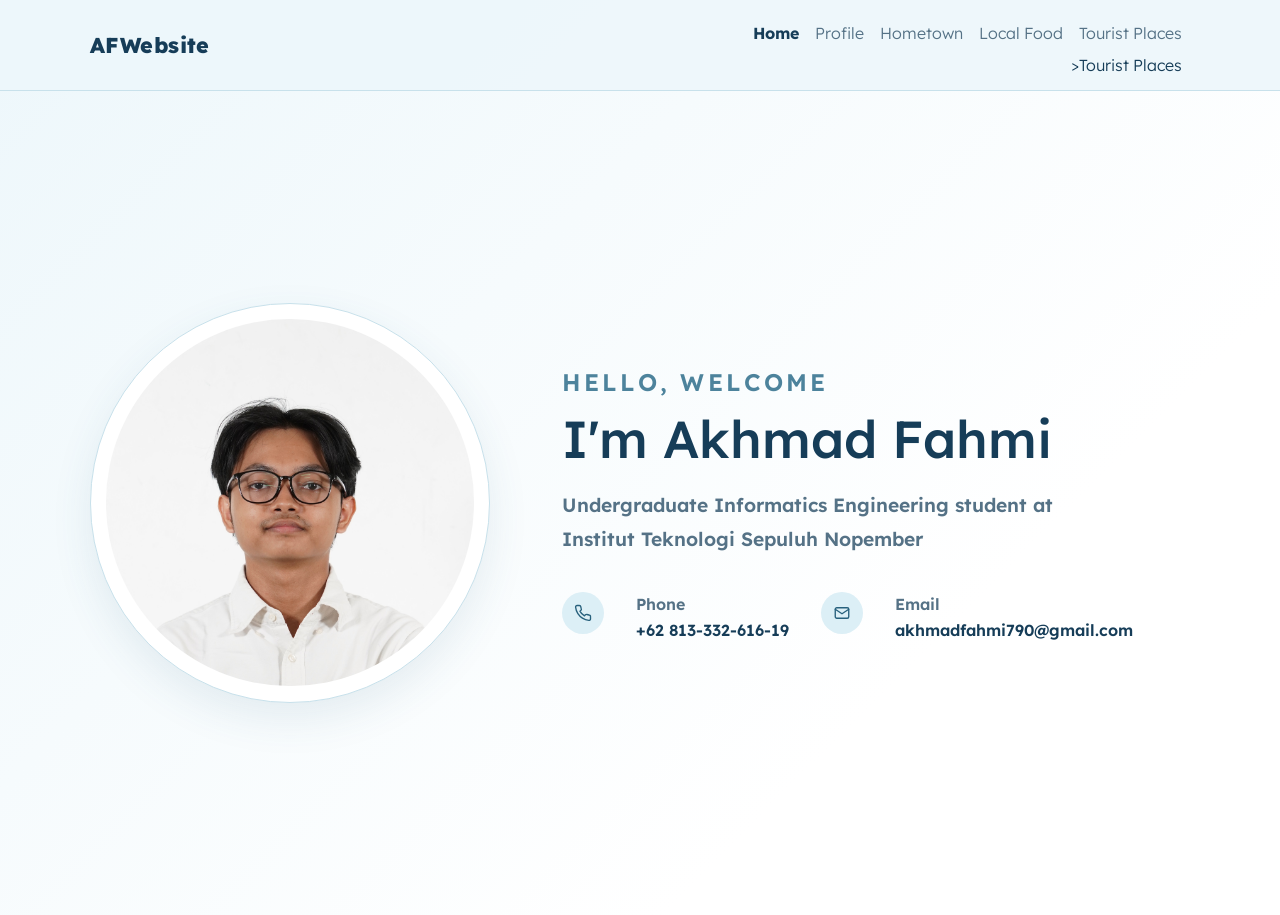
<file: Quiz1/index.html>
<!doctype html>
<html lang="en">
  <head>
    <meta charset="UTF-8" />
    <meta name="viewport" content="width=device-width, initial-scale=1.0" />
    <title>Home | Akhmad Fahmi</title>
    <link
      href="https://fonts.googleapis.com/css2?family=Lexend+Deca:wght@300;400;500;600;800&display=swap"
      rel="stylesheet"
    />
    <script type="module" crossorigin src="assets/js/index.js"></script>
    <link rel="stylesheet" href="assets/css/index.css" />
    <link rel="stylesheet" href="assets/css/homepage.css" />
  </head>
  <body>
    <nav class="navbar navbar-expand-md sticky-md-top homepage-nav">
      <div class="container">
        <a class="navbar-brand" href="index.html">AFWebsite</a>
        <button
          class="navbar-toggler"
          type="button"
          data-bs-toggle="collapse"
          data-bs-target="#navbarText"
          aria-label="Toggle navigation"
        >
          <span class="navbar-toggler-icon"></span>
        </button>
        <div class="collapse navbar-collapse" id="navbarText">
          <ul class="navbar-nav ms-md-auto">
            <li class="nav-item">
              <a class="nav-link active" href="/quiz1">Home</a>
            </li>
            <li class="nav-item">
              <a class="nav-link" href="/quiz1/profile">Profile</a>
            </li>
            <li class="nav-item">
              <a class="nav-link" href="/quiz1/hometown">Hometown</a>
            </li>
            <li class="nav-item">
              <a class="nav-link" href="/quiz1/food">Local Food</a>
            </li>
            <li class="nav-item">
              <a class="nav-link" href="/quiz1/tourist">Tourist Places</a>
                >Tourist Places</a
              >
            </li>
          </ul>
        </div>
      </div>
    </nav>

    <main>
      <section class="intro-section">
        <div class="container">
          <div class="row align-items-center g-5">
            <div class="col-md-5">
              <div class="profile-frame">
                <img src="assets/images/FAR08718.JPG" alt="Akhmad Fahmi" />
              </div>
            </div>
            <div class="col-md-7 intro-copy">
              <span class="eyebrow">Hello, Welcome</span>
              <h1>I'm Akhmad Fahmi</h1>
              <p class="description">
                Undergraduate Informatics Engineering student at Institut
                Teknologi Sepuluh Nopember
              </p>
              <div class="contact-list" aria-label="Contact information">
                
                  <span class="contact-icon" aria-hidden="true">
                    <svg
                      width="18"
                      height="18"
                      viewBox="0 0 24 24"
                      fill="none"
                      stroke="currentColor"
                      stroke-width="1.8"
                      stroke-linecap="round"
                      stroke-linejoin="round"
                    >
                      <path
                        d="M22 16.92v3a2 2 0 0 1-2.18 2 19.8 19.8 0 0 1-8.63-3.07 19.5 19.5 0 0 1-6-6A19.8 19.8 0 0 1 2.12 4.18 2 2 0 0 1 4.11 2h3a2 2 0 0 1 2 1.72c.12.9.33 1.78.62 2.63a2 2 0 0 1-.45 2.11L8 9.73a16 16 0 0 0 6 6l1.27-1.27a2 2 0 0 1 2.11-.45c.85.29 1.73.5 2.63.62A2 2 0 0 1 22 16.92z"
                      />
                    </svg>
                  </span>
                  <span
                    ><span class="contact-label">Phone</span
                    ><span class="contact-value">+62 813-332-616-19</span></span
                  >
                </a>
                
                  <span class="contact-icon" aria-hidden="true">
                    <svg
                      width="18"
                      height="18"
                      viewBox="0 0 24 24"
                      fill="none"
                      stroke="currentColor"
                      stroke-width="1.8"
                      stroke-linecap="round"
                      stroke-linejoin="round"
                    >
                      <rect x="3" y="5" width="18" height="14" rx="2" />
                      <polyline points="3,7 12,13 21,7" />
                    </svg>
                  </span>
                  <span
                    ><span class="contact-label">Email</span
                    ><span class="contact-value"
                      >akhmadfahmi790@gmail.com</span
                    ></span
                  >
                </a>
              </div>
            </div>
          </div>
        </div>
      </section>
    </main>
  </body>
</html>
</file>
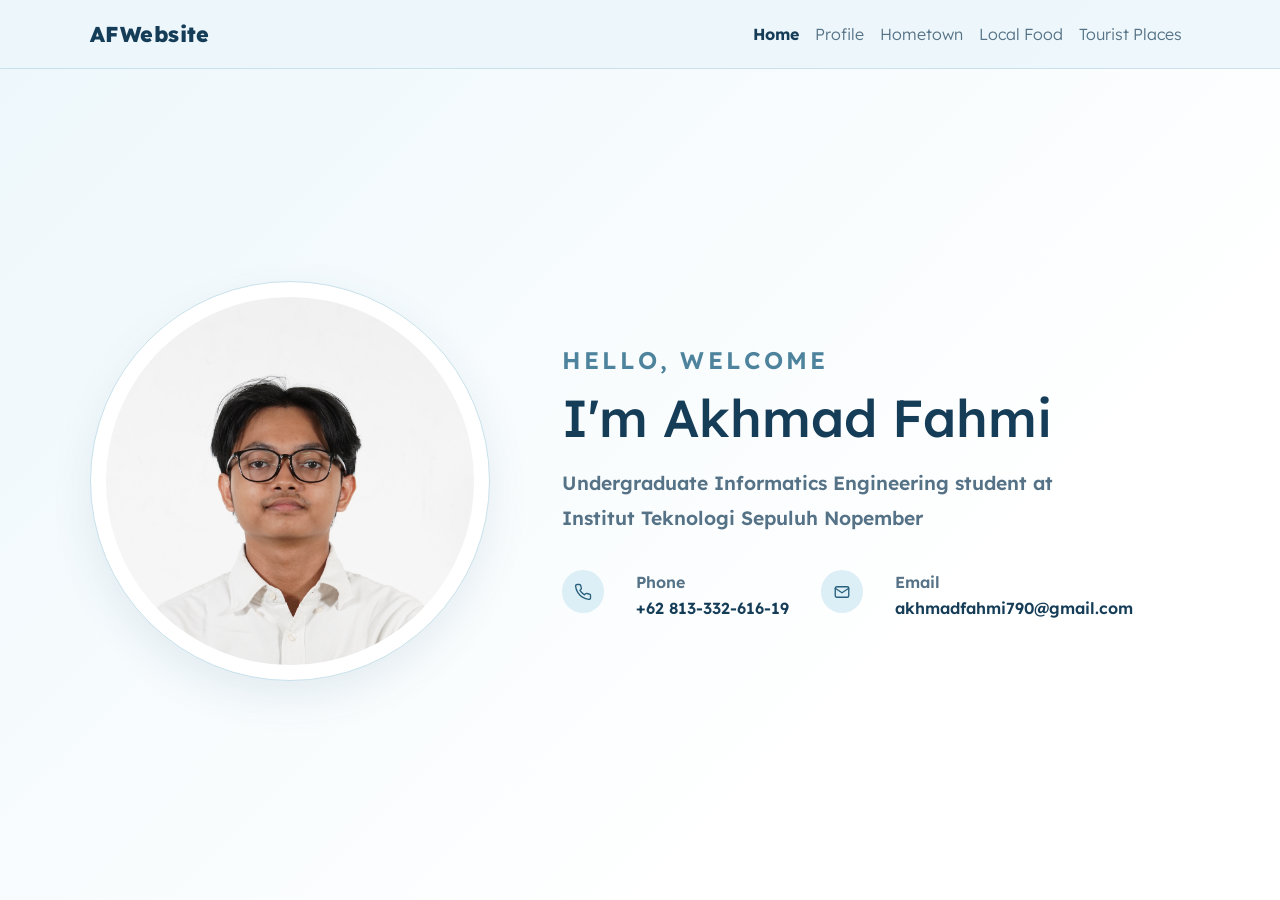
<file: Quiz1/quiz1/index.html>
<!doctype html>
<html lang="en">
  <head>
    <meta charset="UTF-8" />
    <meta name="viewport" content="width=device-width, initial-scale=1.0" />
    <title>Home | Akhmad Fahmi</title>
    <link
      href="https://fonts.googleapis.com/css2?family=Lexend+Deca:wght@300;400;500;600;800&display=swap"
      rel="stylesheet"
    />
    <script type="module" crossorigin src="assets/js/index.js"></script>
    <link rel="stylesheet" href="assets/css/index.css" />
    <link rel="stylesheet" href="assets/css/homepage.css" />
  </head>
  <body>
    <nav class="navbar navbar-expand-md sticky-md-top homepage-nav">
      <div class="container">
        <a class="navbar-brand" href="/quiz1">AFWebsite</a>
        <button
          class="navbar-toggler"
          type="button"
          data-bs-toggle="collapse"
          data-bs-target="#navbarText"
          aria-label="Toggle navigation"
        >
          <span class="navbar-toggler-icon"></span>
        </button>
        <div class="collapse navbar-collapse" id="navbarText">
          <ul class="navbar-nav ms-md-auto">
            <li class="nav-item">
              <a class="nav-link active" href="/">Home</a>
            </li>
            <li class="nav-item">
              <a class="nav-link" href="/quiz1/profile">Profile</a>
            </li>
            <li class="nav-item">
              <a class="nav-link" href="/quiz1/hometown">Hometown</a>
            </li>
            <li class="nav-item">
              <a class="nav-link" href="/quiz1/food">Local Food</a>
            </li>
            <li class="nav-item">
              <a class="nav-link" href="/quiz1/tourist"
                >Tourist Places</a
              >
            </li>
          </ul>
        </div>
      </div>
    </nav>

    <main>
      <section class="intro-section">
        <div class="container">
          <div class="row align-items-center g-5">
            <div class="col-md-5">
              <div class="profile-frame">
                <img src="assets/images/FAR08718.JPG" alt="Akhmad Fahmi" />
              </div>
            </div>
            <div class="col-md-7 intro-copy">
              <span class="eyebrow">Hello, Welcome</span>
              <h1>I'm Akhmad Fahmi</h1>
              <p class="description">
                Undergraduate Informatics Engineering student at Institut
                Teknologi Sepuluh Nopember
              </p>
              <div class="contact-list" aria-label="Contact information">
                
                  <span class="contact-icon" aria-hidden="true">
                    <svg
                      width="18"
                      height="18"
                      viewBox="0 0 24 24"
                      fill="none"
                      stroke="currentColor"
                      stroke-width="1.8"
                      stroke-linecap="round"
                      stroke-linejoin="round"
                    >
                      <path
                        d="M22 16.92v3a2 2 0 0 1-2.18 2 19.8 19.8 0 0 1-8.63-3.07 19.5 19.5 0 0 1-6-6A19.8 19.8 0 0 1 2.12 4.18 2 2 0 0 1 4.11 2h3a2 2 0 0 1 2 1.72c.12.9.33 1.78.62 2.63a2 2 0 0 1-.45 2.11L8 9.73a16 16 0 0 0 6 6l1.27-1.27a2 2 0 0 1 2.11-.45c.85.29 1.73.5 2.63.62A2 2 0 0 1 22 16.92z"
                      />
                    </svg>
                  </span>
                  <span
                    ><span class="contact-label">Phone</span
                    ><span class="contact-value">+62 813-332-616-19</span></span
                  >
                </a>
                
                  <span class="contact-icon" aria-hidden="true">
                    <svg
                      width="18"
                      height="18"
                      viewBox="0 0 24 24"
                      fill="none"
                      stroke="currentColor"
                      stroke-width="1.8"
                      stroke-linecap="round"
                      stroke-linejoin="round"
                    >
                      <rect x="3" y="5" width="18" height="14" rx="2" />
                      <polyline points="3,7 12,13 21,7" />
                    </svg>
                  </span>
                  <span
                    ><span class="contact-label">Email</span
                    ><span class="contact-value"
                      >akhmadfahmi790@gmail.com</span
                    ></span
                  >
                </a>
              </div>
            </div>
          </div>
        </div>
      </section>
    </main>
  </body>
</html>
</file>
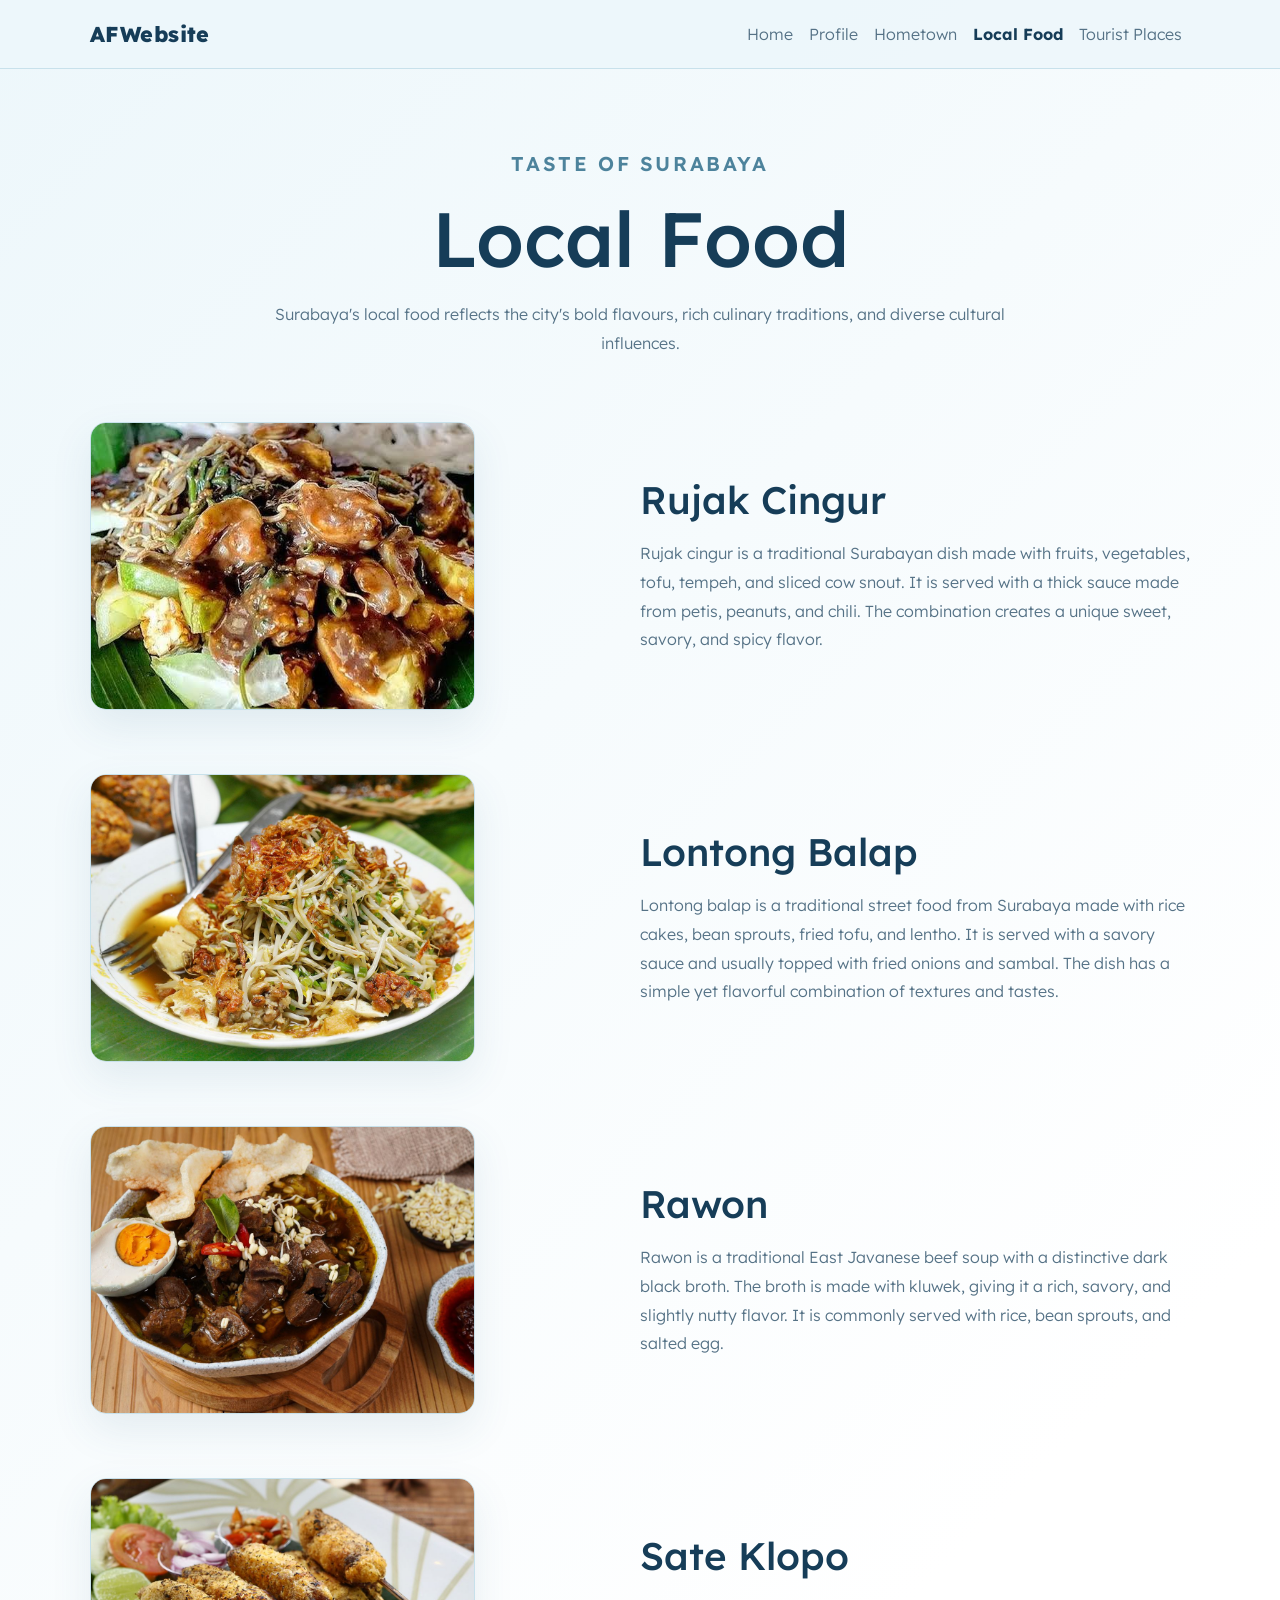
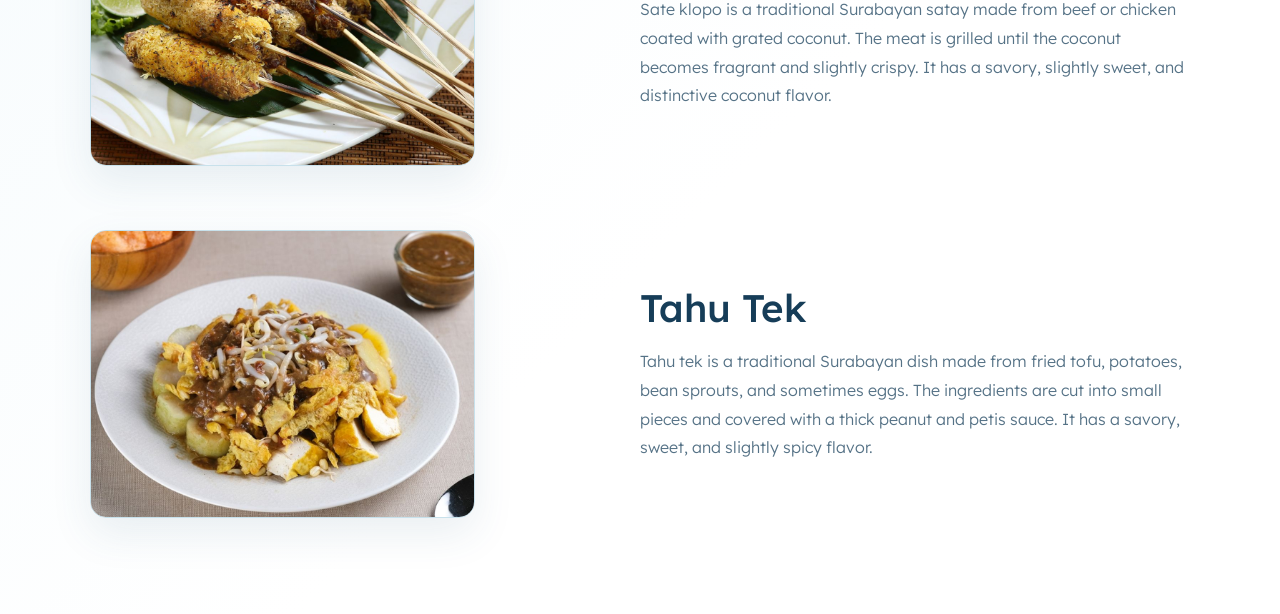
<file: Quiz1/quiz1/food/index.html>
<!doctype html>
<html lang="en">
  <head>
    <meta charset="UTF-8" />
    <meta name="viewport" content="width=device-width, initial-scale=1.0" />
    <title>Local Food | Surabaya</title>
    <link
      href="https://fonts.googleapis.com/css2?family=Lexend+Deca:wght@300;400;500;600;800&display=swap"
      rel="stylesheet"
    />
    <script type="module" crossorigin src="../assets/js/index.js"></script>
    <link rel="stylesheet" href="../assets/css/index.css" />
    <link rel="stylesheet" href="../assets/css/food.css" />
  </head>
  <body>
    <nav
      class="navbar navbar-expand-md navbar-dark bg-dark bg-opacity-75 sticky-md-top"
    >
      <div class="container">
        <a class="navbar-brand" href="/quiz1">AFWebsite</a>
        <button
          class="navbar-toggler"
          type="button"
          data-bs-toggle="collapse"
          data-bs-target="#navbarText"
          aria-label="Toggle navigation"
        >
          <span class="navbar-toggler-icon"></span>
        </button>
        <div class="collapse navbar-collapse" id="navbarText">
          <ul class="navbar-nav ms-md-auto">
            <li class="nav-item">
              <a class="nav-link" href="/quiz1">Home</a>
            </li>
            <li class="nav-item">
              <a class="nav-link" href="/quiz1/profile">Profile</a>
            </li>
            <li class="nav-item">
              <a class="nav-link" href="/quiz1/hometown">Hometown</a>
            </li>
            <li class="nav-item">
              <a class="nav-link active" href="/quiz1/food"
                >Local Food</a
              >
            </li>
            <li class="nav-item">
              <a class="nav-link" href="/quiz1/tourist"
                >Tourist Places</a
              >
            </li>
          </ul>
        </div>
      </div>
    </nav>
    <main>
      <section class="food-page">
        <div class="container">
          <header class="food-header">
            <span class="eyebrow">Taste of Surabaya</span>
            <h1>Local Food</h1>
            <p>
              Surabaya's local food reflects the city's bold flavours, rich
              culinary traditions, and diverse cultural influences.
            </p>
          </header>

          <div class="food-list">
            <article class="food-item">
              <img
                src="../assets/images/rujak-cingur.jpg"
                alt="Rujak Cingur from Surabaya"
                class="food-item-image"
              />
              <div>
                <h2>Rujak Cingur</h2>
                <p>
                  Rujak cingur is a traditional Surabayan dish made with fruits,
                  vegetables, tofu, tempeh, and sliced cow snout. It is served
                  with a thick sauce made from petis, peanuts, and chili. The
                  combination creates a unique sweet, savory, and spicy flavor.
                </p>
              </div>
            </article>

            <article class="food-item">
              <img
                src="../assets/images/lontong-balap.jpg"
                alt="Lontong Balap from Surabaya"
                class="food-item-image"
              />
              <div>
                <h2>Lontong Balap</h2>
                <p>
                  Lontong balap is a traditional street food from Surabaya made
                  with rice cakes, bean sprouts, fried tofu, and lentho. It is
                  served with a savory sauce and usually topped with fried
                  onions and sambal. The dish has a simple yet flavorful
                  combination of textures and tastes.
                </p>
              </div>
            </article>

            <article class="food-item">
              <img
                src="../assets/images/rawon.jpg"
                alt="Rawon from East Java"
                class="food-item-image"
              />
              <div>
                <h2>Rawon</h2>
                <p>
                  Rawon is a traditional East Javanese beef soup with a
                  distinctive dark black broth. The broth is made with kluwek,
                  giving it a rich, savory, and slightly nutty flavor. It is
                  commonly served with rice, bean sprouts, and salted egg.
                </p>
              </div>
            </article>

            <article class="food-item">
              <img
                src="../assets/images/sate-klopo.jpeg"
                alt="Sate Klopo from Surabaya"
                class="food-item-image"
              />
              <div>
                <h2>Sate Klopo</h2>
                <p>
                  Sate klopo is a traditional Surabayan satay made from beef or
                  chicken coated with grated coconut. The meat is grilled until
                  the coconut becomes fragrant and slightly crispy. It has a
                  savory, slightly sweet, and distinctive coconut flavor.
                </p>
              </div>
            </article>

            <article class="food-item">
              <img
                src="../assets/images/tahu-tek.jpg"
                alt="Tahu Tek from Surabaya"
                class="food-item-image"
              />
              <div>
                <h2>Tahu Tek</h2>
                <p>
                  Tahu tek is a traditional Surabayan dish made from fried tofu,
                  potatoes, bean sprouts, and sometimes eggs. The ingredients
                  are cut into small pieces and covered with a thick peanut and
                  petis sauce. It has a savory, sweet, and slightly spicy
                  flavor.
                </p>
              </div>
            </article>
          </div>
        </div>
      </section>
    </main>
  </body>
</html>
</file>
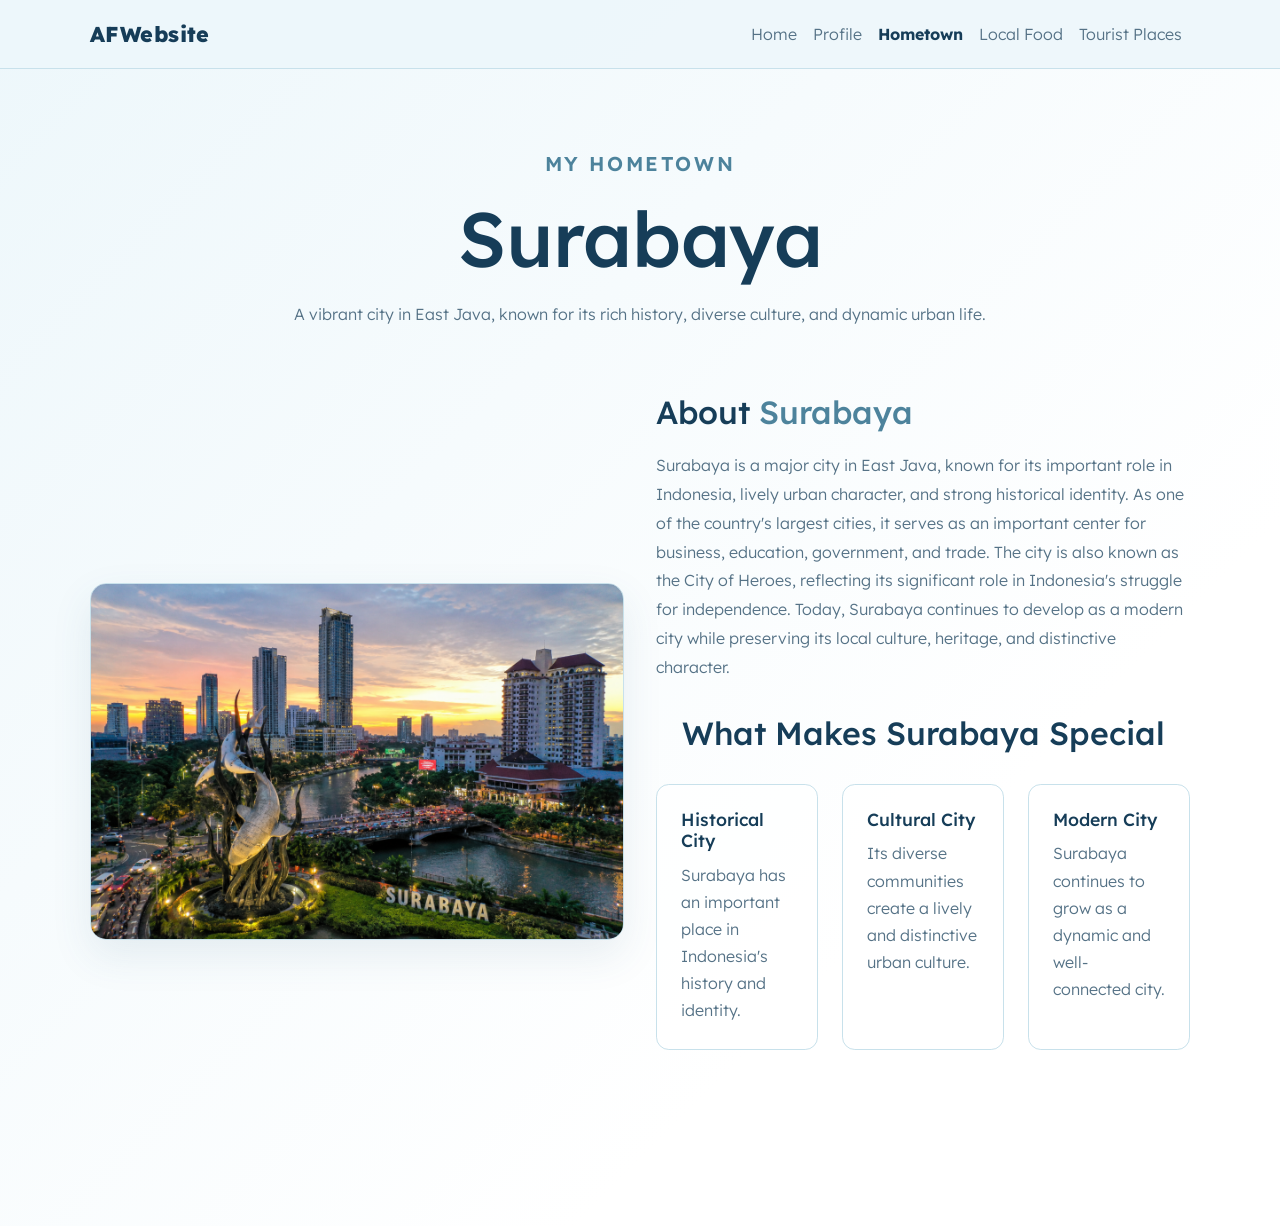
<file: Quiz1/quiz1/hometown/index.html>
<!doctype html>
<html lang="en">
  <head>
    <meta charset="UTF-8" />
    <meta name="viewport" content="width=device-width, initial-scale=1.0" />
    <title>Hometown | Surabaya</title>
    <link
      href="https://fonts.googleapis.com/css2?family=Lexend+Deca:wght@300;400;500;600;800&display=swap"
      rel="stylesheet"
    />
    <script type="module" crossorigin src="../assets/js/index.js"></script>
    <link rel="stylesheet" href="../assets/css/index.css" />
    <link rel="stylesheet" href="../assets/css/hometown.css" />
  </head>
  <body>
    <nav
      class="navbar navbar-expand-md navbar-dark bg-dark bg-opacity-75 sticky-md-top"
    >
      <div class="container">
        <a class="navbar-brand" href="/quiz1">AFWebsite</a>
        <button
          class="navbar-toggler"
          type="button"
          data-bs-toggle="collapse"
          data-bs-target="#navbarText"
          aria-label="Toggle navigation"
        >
          <span class="navbar-toggler-icon"></span>
        </button>
        <div class="collapse navbar-collapse" id="navbarText">
          <ul class="navbar-nav ms-md-auto">
            <li class="nav-item">
              <a class="nav-link" href="/quiz1">Home</a>
            </li>
            <li class="nav-item">
              <a class="nav-link" href="/quiz1/profile">Profile</a>
            </li>
            <li class="nav-item">
              <a class="nav-link active" href="/quiz1/hometown"
                >Hometown</a
              >
            </li>
            <li class="nav-item">
              <a class="nav-link" href="/quiz1/food">Local Food</a>
            </li>
            <li class="nav-item">
              <a class="nav-link" href="/quiz1/tourist"
                >Tourist Places</a
              >
            </li>
          </ul>
        </div>
      </div>
    </nav>

    <main>
      <section class="hometown-page">
        <div class="container">
          <header class="hometown-header">
            <span class="eyebrow">My hometown</span>
            <h1>Surabaya</h1>
            <p>
              A vibrant city in East Java, known for its rich history, diverse
              culture, and dynamic urban life.
            </p>
          </header>

          <div class="row align-items-center g-5">
            <div class="col-lg-6">
              <img
                src="../assets/images/Surabaya.jpg"
                alt="Surabaya city landscape"
                class="hometown-photo"
              />
            </div>
            <div class="col-lg-6 hometown-copy">
              <h2>About <span class="text-primary">Surabaya</span></h2>
              <p>
                Surabaya is a major city in East Java, known for its important
                role in Indonesia, lively urban character, and strong historical
                identity. As one of the country's largest cities, it serves as
                an important center for business, education, government, and
                trade. The city is also known as the City of Heroes, reflecting
                its significant role in Indonesia's struggle for independence.
                Today, Surabaya continues to develop as a modern city while
                preserving its local culture, heritage, and distinctive
                character.
              </p>

              <section class="special-section">
                <h2>What Makes Surabaya Special</h2>
                <div class="row g-4">
                  <div class="col-md-4">
                    <article class="special-card">
                      <h3>Historical City</h3>
                      <p>
                        Surabaya has an important place in Indonesia's history
                        and identity.
                      </p>
                    </article>
                  </div>
                  <div class="col-md-4">
                    <article class="special-card">
                      <h3>Cultural City</h3>
                      <p>
                        Its diverse communities create a lively and distinctive
                        urban culture.
                      </p>
                    </article>
                  </div>
                  <div class="col-md-4">
                    <article class="special-card">
                      <h3>Modern City</h3>
                      <p>
                        Surabaya continues to grow as a dynamic and
                        well-connected city.
                      </p>
                    </article>
                  </div>
                </div>
              </section>
            </div>
          </div>
        </div>
      </section>
    </main>
  </body>
</html>
</file>
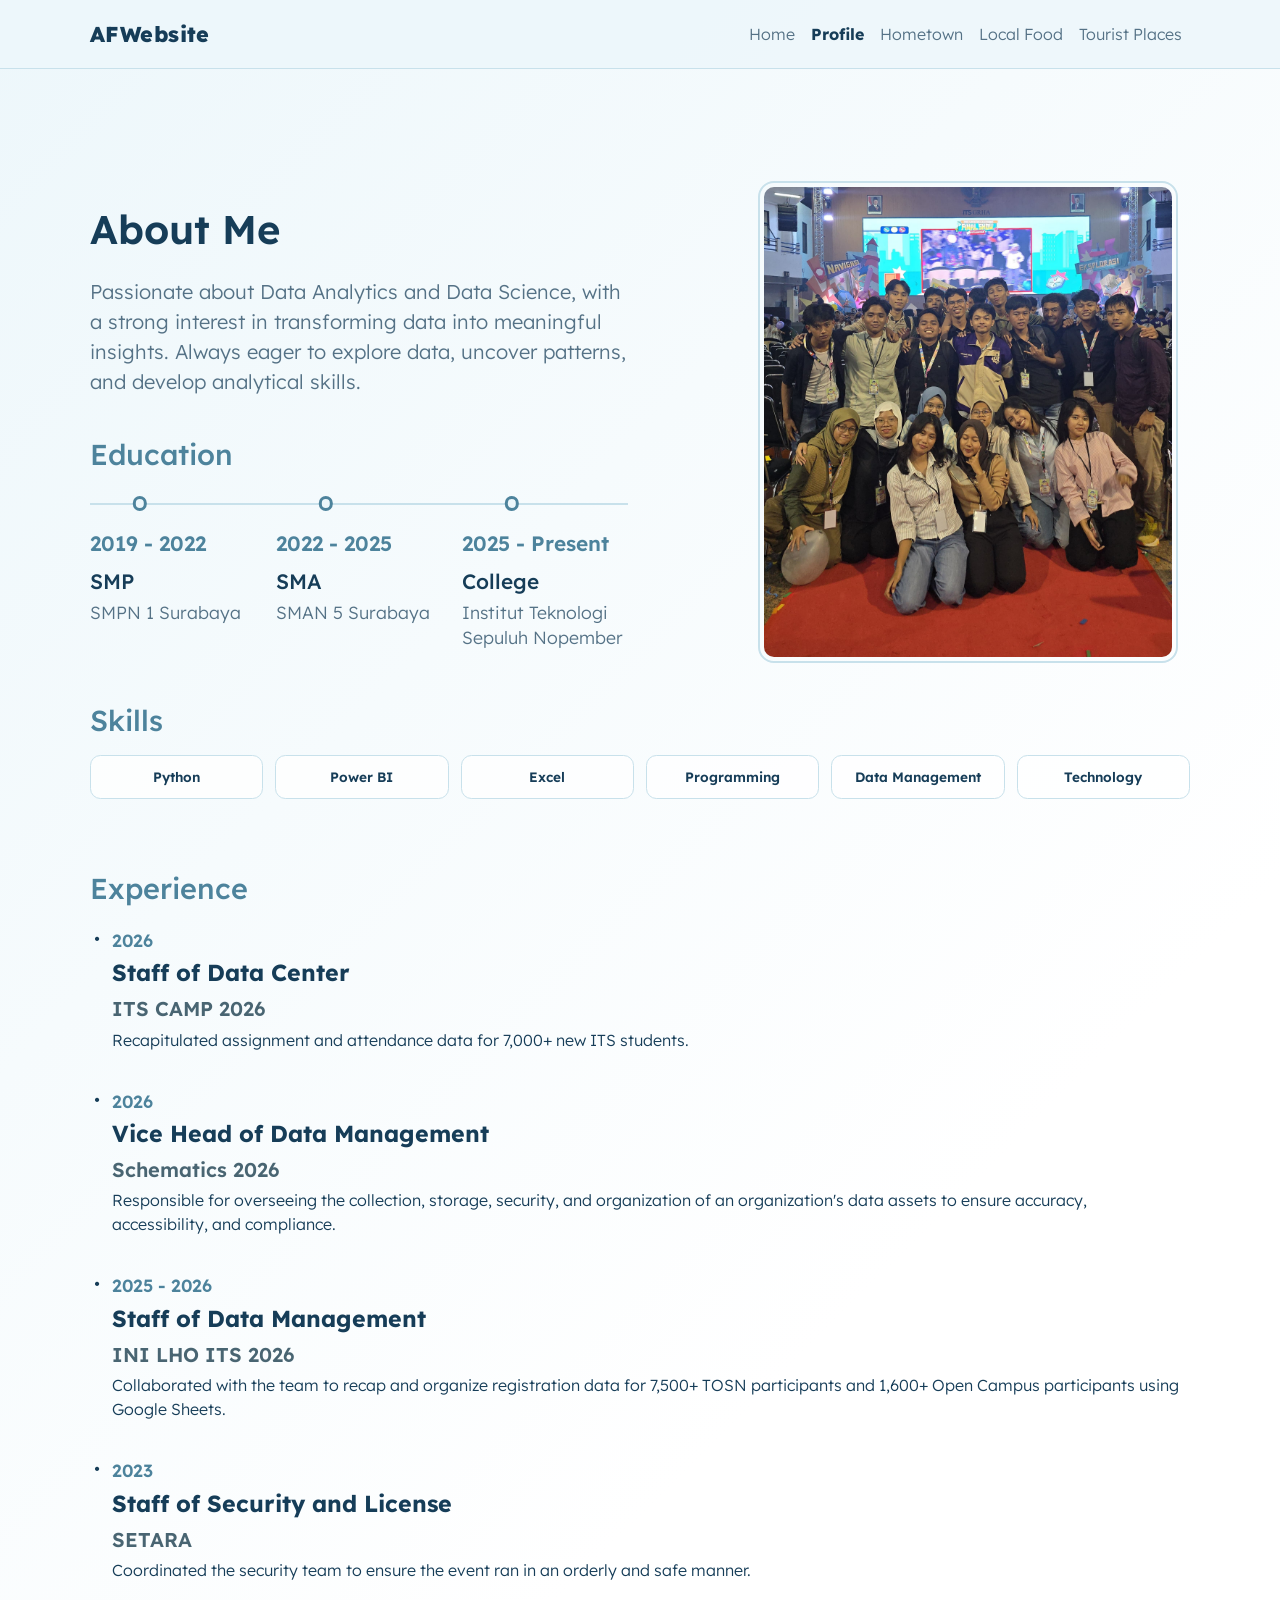
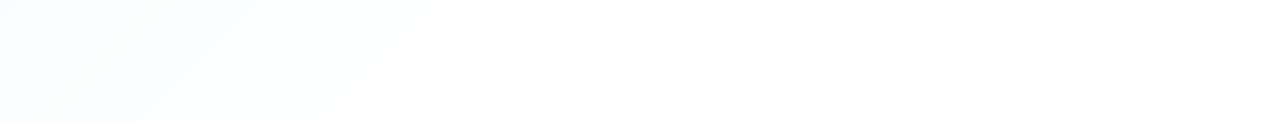
<file: Quiz1/quiz1/profile/index.html>
<!doctype html>
<html lang="en">
  <head>
    <meta charset="UTF-8" />
    <meta name="viewport" content="width=device-width, initial-scale=1.0" />
    <title>Profile | Akhmad Fahmi</title>
    <link
      href="https://fonts.googleapis.com/css2?family=Lexend+Deca:wght@300;400;500;600;800&display=swap"
      rel="stylesheet"
    />
    <script type="module" crossorigin src="../assets/js/index.js"></script>
    <link rel="stylesheet" href="../assets/css/index.css" />
    <link rel="stylesheet" href="../assets/css/profile.css" />
  </head>
  <body>
    <nav class="navbar navbar-expand-md sticky-md-top">
      <div class="container">
        <a class="navbar-brand" href="/quiz1">AFWebsite</a>
        <button
          class="navbar-toggler"
          type="button"
          data-bs-toggle="collapse"
          data-bs-target="#navbarText"
          aria-label="Toggle navigation"
        >
          <span class="navbar-toggler-icon"></span>
        </button>
        <div class="collapse navbar-collapse" id="navbarText">
          <ul class="navbar-nav ms-md-auto">
            <li class="nav-item">
              <a class="nav-link" href="/quiz1">Home</a>
            </li>
            <li class="nav-item">
              <a class="nav-link active" href="/quiz1/profile">Profile</a>
            </li>
            <li class="nav-item">
              <a class="nav-link" href="/quiz1/hometown">Hometown</a>
            </li>
            <li class="nav-item">
              <a class="nav-link" href="/quiz1/food">Local Food</a>
            </li>
            <li class="nav-item">
              <a class="nav-link" href="/quiz1/tourist">Tourist Places</a>
            </li>
          </ul>
        </div>
      </div>
    </nav>
    <main>
      <section class="py-lg-18 py-md-10 py-8 bg-dark">
        <div class="container">
          <div class="row align-items-start">
            <div class="col-lg-6">
              <span class="text-primary"></span>
              <h1 class="mt-4 mb-4 display-4 fw-semibold">About Me</h1>
              <p class="lead">
                Passionate about Data Analytics and Data Science, with a strong
                interest in transforming data into meaningful insights. Always
                eager to explore data, uncover patterns, and develop analytical
                skills.
              </p>
              <div class="education-block">
                <h2><span class="text-primary">Education</span></h2>
                <div class="education-timeline">
                  <article class="education-item">
                    <span class="education-year">2019 - 2022</span>
                    <h3>SMP</h3>
                    <p>SMPN 1 Surabaya</p>
                  </article>
                  <article class="education-item">
                    <span class="education-year">2022 - 2025</span>
                    <h3>SMA</h3>
                    <p>SMAN 5 Surabaya</p>
                  </article>
                  <article class="education-item">
                    <span class="education-year">2025 - Present</span>
                    <h3>College</h3>
                    <p>Institut Teknologi Sepuluh Nopember</p>
                  </article>
                </div>
              </div>
            </div>
            <div class="col-lg-5 offset-lg-1 mt-5 mt-lg-0">
              <img
                id="profile-img"
                src="../assets/images/profile.jpg"
                alt="Anderson Coper profile"
                class="img-fluid rounded-4"
              />
            </div>
          </div>
          <div class="skills-block">
            <h2><span class="text-primary">Skills</span></h2>
            <ul class="skills-list">
              <li class="skill-item">Python</li>
              <li class="skill-item">Power BI</li>
              <li class="skill-item">Excel</li>
              <li class="skill-item">Programming</li>
              <li class="skill-item">Data Management</li>
              <li class="skill-item">Technology</li>
            </ul>
          </div>
          <div class="experience-block">
            <h2><span class="text-primary">Experience</span></h2>
            <ul class="experience-list">
              <li class="experience-item">
                <div class="experience-details">
                  <span class="experience-year">2026</span>
                  <span class="experience-position">Staff of Data Center</span>
                  <span class="experience-event">ITS CAMP 2026</span>
                  <span class="experience-description">Recapitulated assignment and attendance data for 7,000+ new ITS students.
</span>
                </div>
              </li>
              <li class="experience-item">
                <div class="experience-details">
                  <span class="experience-year">2026</span>
                  <span class="experience-position">Vice Head of Data Management</span>
                  <span class="experience-event">Schematics 2026</span>
                  <span class="experience-description">Responsible for overseeing the collection, storage, security, and organization of an organization's data assets to ensure accuracy, accessibility, and compliance.</span>
                </div>
              </li>
              <li class="experience-item">
                <div class="experience-details">
                  <span class="experience-year">2025 - 2026</span>
                  <span class="experience-position">Staff of Data Management</span>
                  <span class="experience-event">INI LHO ITS 2026</span>
                  <span class="experience-description">Collaborated with the team to recap and organize registration data for 7,500+ TOSN participants and 1,600+ Open Campus participants using Google Sheets.</span>
                </div>
              </li>
              <li class="experience-item">
                <div class="experience-details">
                  <span class="experience-year">2023</span>
                  <span class="experience-position">Staff of Security and License</span>
                  <span class="experience-event">SETARA</span>
                  <span class="experience-description">Coordinated the security team to ensure the event ran in an orderly and safe manner.</span>
                </div>
              </li>
  
              </li>
            </ul>
          </div>
        </div>
      </section>
    </main>
    
      </div>
    </footer>
  </body>
</html>
</file>
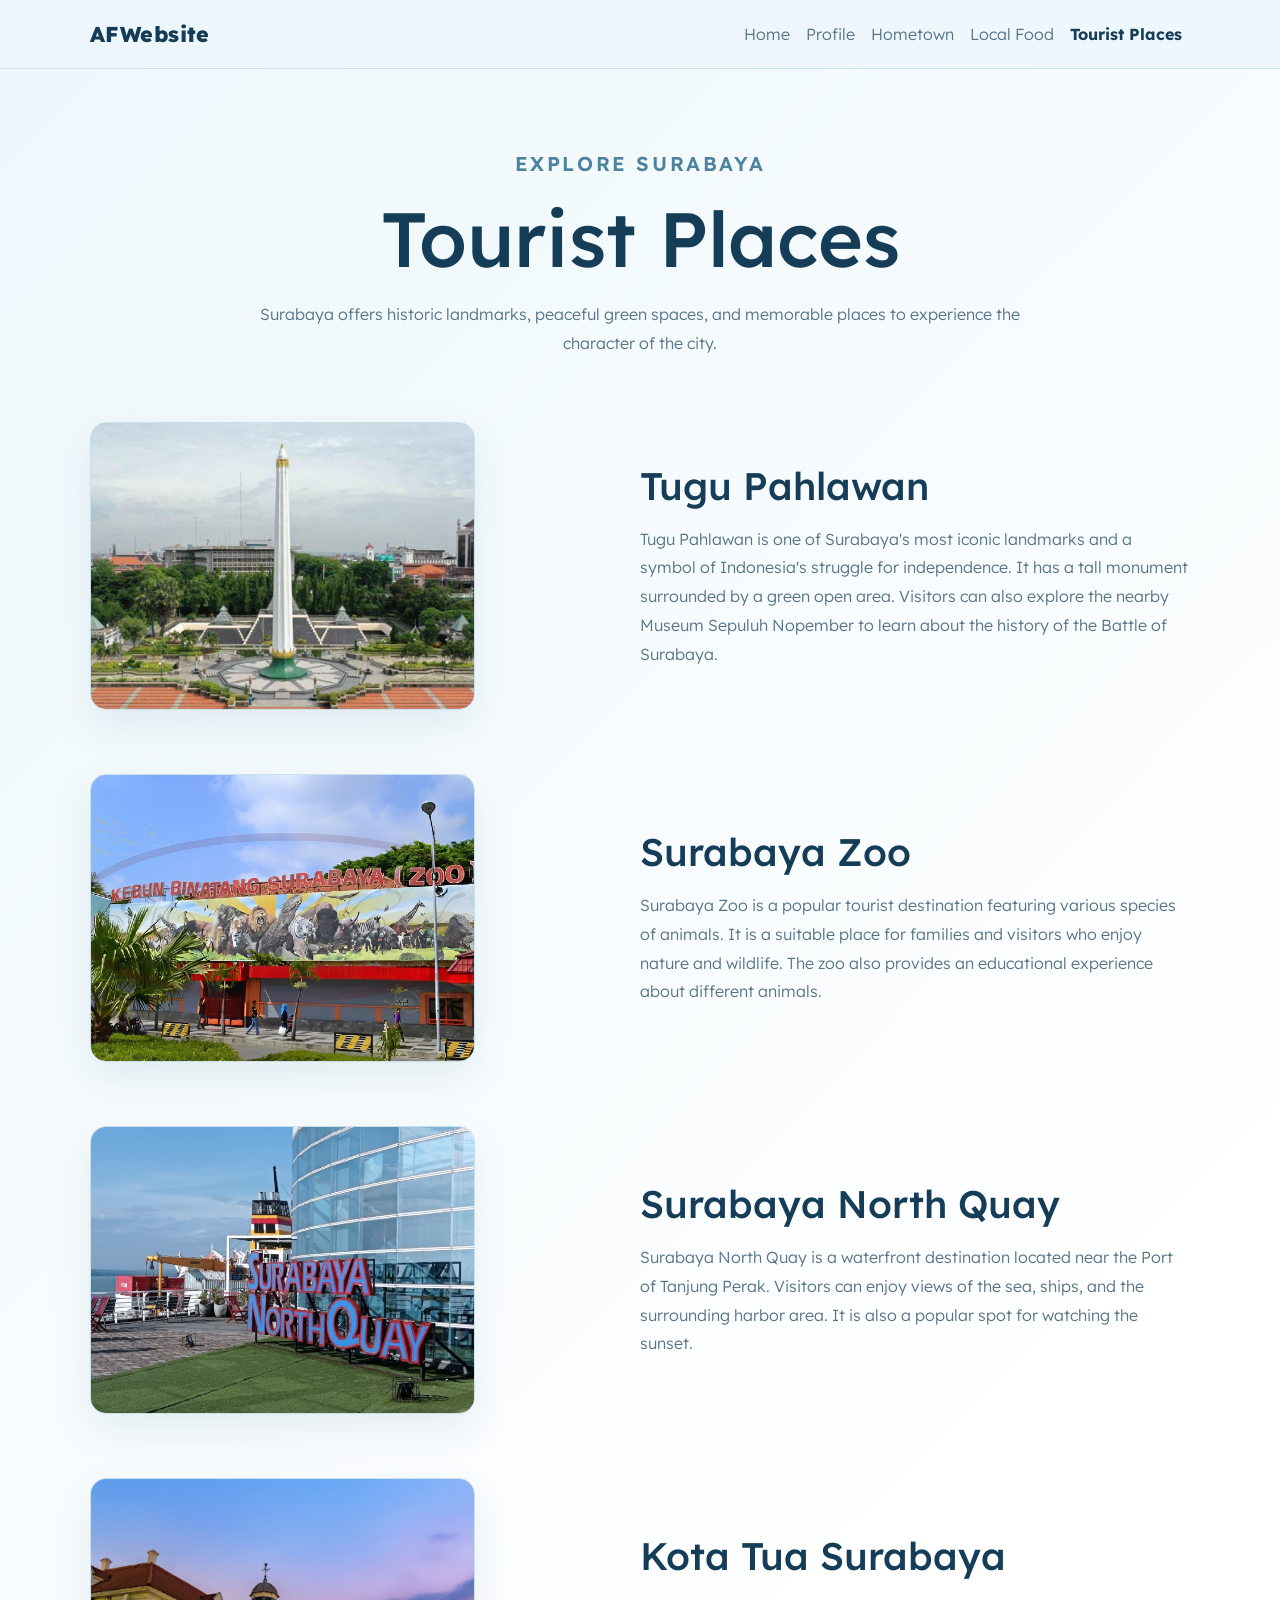
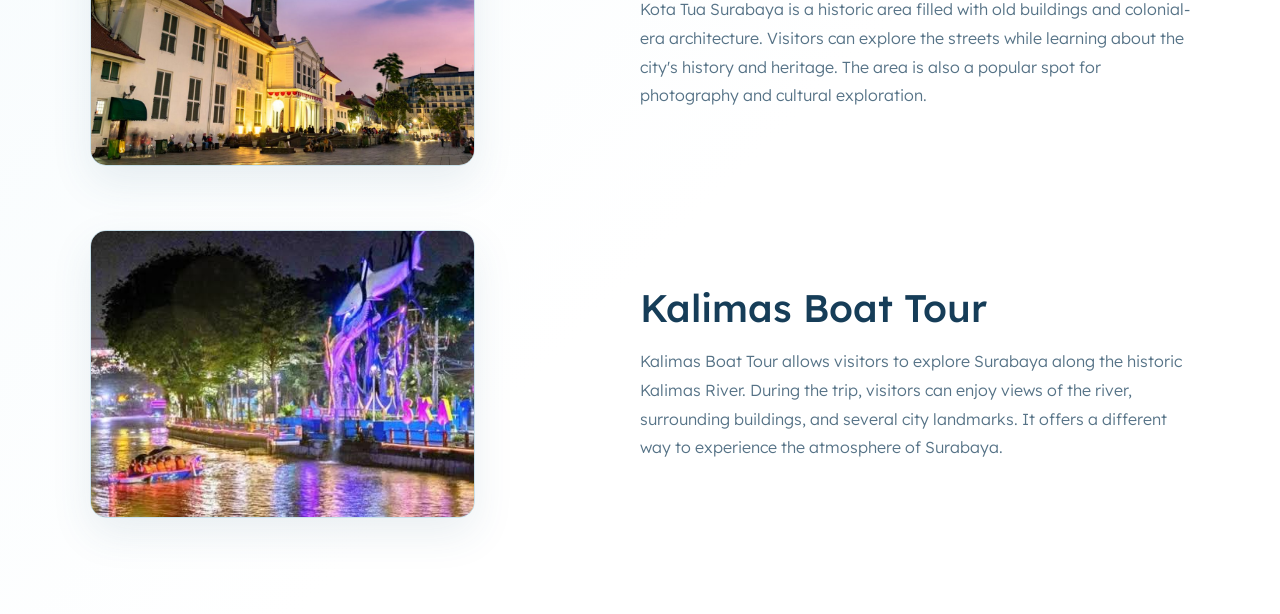
<file: Quiz1/quiz1/tourist/index.html>
<!doctype html>
<html lang="en">
  <head>
    <meta charset="UTF-8" />
    <meta name="viewport" content="width=device-width, initial-scale=1.0" />
    <title>Tourist Places | Surabaya</title>
    <link
      href="https://fonts.googleapis.com/css2?family=Lexend+Deca:wght@300;400;500;600;800&display=swap"
      rel="stylesheet"
    />
    <script type="module" crossorigin src="../assets/js/index.js"></script>
    <link rel="stylesheet" href="../assets/css/index.css" />
    <link rel="stylesheet" href="../assets/css/tourist.css" />
  </head>
  <body>
    <nav
      class="navbar navbar-expand-md navbar-dark bg-dark bg-opacity-75 sticky-md-top"
    >
      <div class="container">
        <a class="navbar-brand" href="/quiz1">AFWebsite</a>
        <button
          class="navbar-toggler"
          type="button"
          data-bs-toggle="collapse"
          data-bs-target="#navbarText"
          aria-label="Toggle navigation"
        >
          <span class="navbar-toggler-icon"></span>
        </button>
        <div class="collapse navbar-collapse" id="navbarText">
          <ul class="navbar-nav ms-md-auto">
            <li class="nav-item">
              <a class="nav-link" href="/quiz1">Home</a>
            </li>
            <li class="nav-item">
              <a class="nav-link" href="/quiz1/profile">Profile</a>
            </li>
            <li class="nav-item">
              <a class="nav-link" href="/quiz1/hometown">Hometown</a>
            </li>
            <li class="nav-item">
              <a class="nav-link" href="/quiz1/food">Local Food</a>
            </li>
            <li class="nav-item">
              <a class="nav-link active" href="/quiz1/tourist"
                >Tourist Places</a
              >
            </li>
          </ul>
        </div>
      </div>
    </nav>
    <main>
      <section class="food-page">
        <div class="container">
          <header class="food-header">
            <span class="eyebrow">Explore Surabaya</span>
            <h1>Tourist Places</h1>
            <p>
              Surabaya offers historic landmarks, peaceful green spaces, and
              memorable places to experience the character of the city.
            </p>
          </header>

          <div class="food-list">
            <article class="food-item">
              <img
                src="../assets/images/tugu-pahlawan.jpg"
                alt="Tugu Pahlawan in Surabaya"
                class="food-item-image"
              />
              <div>
                <h2>Tugu Pahlawan</h2>
                <p>
                  Tugu Pahlawan is one of Surabaya's most iconic landmarks and a
                  symbol of Indonesia's struggle for independence. It has a tall
                  monument surrounded by a green open area. Visitors can also
                  explore the nearby Museum Sepuluh Nopember to learn about the
                  history of the Battle of Surabaya.
                </p>
              </div>
            </article>

            <article class="food-item">
              <img
                src="../assets/images/surabaya-zoo.jpg"
                alt="Surabaya Zoo"
                class="food-item-image"
              />
              <div>
                <h2>Surabaya Zoo</h2>
                <p>
                  Surabaya Zoo is a popular tourist destination featuring
                  various species of animals. It is a suitable place for
                  families and visitors who enjoy nature and wildlife. The zoo
                  also provides an educational experience about different
                  animals.
                </p>
              </div>
            </article>

            <article class="food-item">
              <img
                src="../assets/images/north-quay.jpg"
                alt="Surabaya North Quay"
                class="food-item-image"
              />
              <div>
                <h2>Surabaya North Quay</h2>
                <p>
                  Surabaya North Quay is a waterfront destination located near
                  the Port of Tanjung Perak. Visitors can enjoy views of the
                  sea, ships, and the surrounding harbor area. It is also a
                  popular spot for watching the sunset.
                </p>
              </div>
            </article>

            <article class="food-item">
              <img
                src="../assets/images/kota-tua.jpg"
                alt="Kota Tua Surabaya"
                class="food-item-image"
              />
              <div>
                <h2>Kota Tua Surabaya</h2>
                <p>
                  Kota Tua Surabaya is a historic area filled with old buildings
                  and colonial-era architecture. Visitors can explore the
                  streets while learning about the city's history and heritage.
                  The area is also a popular spot for photography and cultural
                  exploration.
                </p>
              </div>
            </article>

            <article class="food-item">
              <img
                src="../assets/images/kalimas-boat-tour.jpg"
                alt="Kalimas Boat Tour"
                class="food-item-image"
              />
              <div>
                <h2>Kalimas Boat Tour</h2>
                <p>
                  Kalimas Boat Tour allows visitors to explore Surabaya along
                  the historic Kalimas River. During the trip, visitors can
                  enjoy views of the river, surrounding buildings, and several
                  city landmarks. It offers a different way to experience the
                  atmosphere of Surabaya.
                </p>
              </div>
            </article>
          </div>
        </div>
      </section>
    </main>
  </body>
</html>
</file>
<file: Quiz1/assets/css/homepage.css>
:root {
  --page-blue: #edf7fb;
  --soft-blue: #dceff6;
  --ink-blue: #163d58;
  --muted-blue: #557286;
  --line-blue: #c8e1eb;
  --white: #ffffff;
}

body {
  background: linear-gradient(135deg, var(--page-blue) 0%, var(--white) 72%);
  color: var(--ink-blue);
  min-height: 100vh;
}

.homepage-nav {
  background: rgba(237, 247, 251, 0.92);
  border-bottom: 1px solid var(--line-blue);
}

.homepage-nav .navbar-brand {
  color: var(--ink-blue);
  font-size: 1.35rem;
  font-weight: 800;
  letter-spacing: 0.02em;
}

.homepage-nav .nav-link {
  color: var(--muted-blue);
  transition: color 0.25s ease;
}

.homepage-nav .nav-link:hover {
  color: var(--ink-blue);
}

.homepage-nav .nav-link.active {
  color: var(--ink-blue);
  font-weight: 700;
}

.homepage-nav .navbar-toggler {
  border-color: var(--line-blue);
}

.homepage-nav .navbar-toggler-icon {
  filter: invert(25%) sepia(18%) saturate(1039%) hue-rotate(162deg);
}

.intro-section {
  min-height: calc(100vh - 76px);
  display: flex;
  align-items: center;
  padding: 5rem 0;
}

.profile-frame {
  background: var(--white);
  border: 1px solid var(--line-blue);
  border-radius: 50%;
  padding: 0.95rem;
  max-width: 400px;
  box-shadow: 0 16px 40px rgba(49, 101, 126, 0.1);
}

.profile-frame img {
  display: block;
  width: 100%;
  aspect-ratio: 1 / 1;
  object-fit: cover;
  object-position: center 200%;
  border-radius: 50%;
}

.eyebrow {
  color: #4d839c;
  font-size: 1.5rem;
  font-weight: 600;
  letter-spacing: 0.13em;
  text-transform: uppercase;
}

.intro-copy h1 {
  color: var(--ink-blue);
  font-size: clamp(2rem, 6vw, 3.25rem);
  letter-spacing: 0;
  line-height: 1.02;
  margin: 0.8rem 0 1.4rem;
}

.intro-copy .description {
  color: var(--muted-blue);
  font-size: 1.2rem;
  font-weight: 600;
  line-height: 1.8;
  max-width: 35rem;
}

.contact-list {
  display: flex;
  flex-wrap: wrap;
  font-weight: 600;
  gap: 2rem;
  margin-top: 2.2rem;
}

.contact-icon {
  align-items: center;
  background: var(--soft-blue);
  border-radius: 50%;
  color: #28617d;
  display: inline-flex;
  flex: 0 0 2.65rem;
  height: 2.65rem;
  justify-content: center;
  width: 2.65rem;
}

.contact-label {
  color: var(--muted-blue);
  display: block;
  font-size: 1rem;
  margin-bottom: 0.1rem;
}

.contact-value {
  display: block;
  font-size: 1rem;
}

@media (max-width: 767.98px) {
  .intro-section {
    min-height: auto;
    padding: 3.5rem 0 4rem;
  }

  .profile-frame {
    margin: 0 auto 2.5rem;
    max-width: 360px;
  }

  .intro-copy h1 {
    font-size: 3.25rem;
  }
}
</file>
<file: Quiz1/quiz1/assets/css/homepage.css>
:root {
  --page-blue: #edf7fb;
  --soft-blue: #dceff6;
  --ink-blue: #163d58;
  --muted-blue: #557286;
  --line-blue: #c8e1eb;
  --white: #ffffff;
}

body {
  background: linear-gradient(135deg, var(--page-blue) 0%, var(--white) 72%);
  color: var(--ink-blue);
  min-height: 100vh;
}

.homepage-nav {
  background: rgba(237, 247, 251, 0.92);
  border-bottom: 1px solid var(--line-blue);
}

.homepage-nav .navbar-brand {
  color: var(--ink-blue);
  font-size: 1.35rem;
  font-weight: 800;
  letter-spacing: 0.02em;
}

.homepage-nav .nav-link {
  color: var(--muted-blue);
  transition: color 0.25s ease;
}

.homepage-nav .nav-link:hover {
  color: var(--ink-blue);
}

.homepage-nav .nav-link.active {
  color: var(--ink-blue);
  font-weight: 700;
}

.homepage-nav .navbar-toggler {
  border-color: var(--line-blue);
}

.homepage-nav .navbar-toggler-icon {
  filter: invert(25%) sepia(18%) saturate(1039%) hue-rotate(162deg);
}

.intro-section {
  min-height: calc(100vh - 76px);
  display: flex;
  align-items: center;
  padding: 5rem 0;
}

.profile-frame {
  background: var(--white);
  border: 1px solid var(--line-blue);
  border-radius: 50%;
  padding: 0.95rem;
  max-width: 400px;
  box-shadow: 0 16px 40px rgba(49, 101, 126, 0.1);
}

.profile-frame img {
  display: block;
  width: 100%;
  aspect-ratio: 1 / 1;
  object-fit: cover;
  object-position: center 200%;
  border-radius: 50%;
}

.eyebrow {
  color: #4d839c;
  font-size: 1.5rem;
  font-weight: 600;
  letter-spacing: 0.13em;
  text-transform: uppercase;
}

.intro-copy h1 {
  color: var(--ink-blue);
  font-size: clamp(2rem, 6vw, 3.25rem);
  letter-spacing: 0;
  line-height: 1.02;
  margin: 0.8rem 0 1.4rem;
}

.intro-copy .description {
  color: var(--muted-blue);
  font-size: 1.2rem;
  font-weight: 600;
  line-height: 1.8;
  max-width: 35rem;
}

.contact-list {
  display: flex;
  flex-wrap: wrap;
  font-weight: 600;
  gap: 2rem;
  margin-top: 2.2rem;
}

.contact-icon {
  align-items: center;
  background: var(--soft-blue);
  border-radius: 50%;
  color: #28617d;
  display: inline-flex;
  flex: 0 0 2.65rem;
  height: 2.65rem;
  justify-content: center;
  width: 2.65rem;
}

.contact-label {
  color: var(--muted-blue);
  display: block;
  font-size: 1rem;
  margin-bottom: 0.1rem;
}

.contact-value {
  display: block;
  font-size: 1rem;
}

@media (max-width: 767.98px) {
  .intro-section {
    min-height: auto;
    padding: 3.5rem 0 4rem;
  }

  .profile-frame {
    margin: 0 auto 2.5rem;
    max-width: 360px;
  }

  .intro-copy h1 {
    font-size: 3.25rem;
  }
}
</file>
<file: Quiz1/quiz1/assets/css/food.css>
:root {
  --page-blue: #edf7fb;
  --soft-blue: #dceff6;
  --ink-blue: #163d58;
  --muted-blue: #557286;
  --line-blue: #c8e1eb;
  --white: #ffffff;
}

body {
  background: linear-gradient(135deg, var(--page-blue) 0%, var(--white) 72%);
  color: var(--ink-blue);
  min-height: 100vh;
}

.navbar {
  background: rgba(237, 247, 251, 0.92) !important;
  border-bottom: 1px solid var(--line-blue);
}

.navbar-brand {
  color: var(--ink-blue);
  font-size: 1.35rem;
  font-weight: 800;
  letter-spacing: 0.02em;
}

.navbar .nav-link {
  color: var(--muted-blue);
  transition: color 0.25s ease;
}

.navbar .nav-link:hover {
  color: var(--ink-blue);
}

.navbar .nav-link.active {
  color: var(--ink-blue);
  font-weight: 700;
}

.navbar-toggler {
  border-color: var(--line-blue);
}

.navbar-toggler-icon {
  filter: invert(25%) sepia(18%) saturate(1039%) hue-rotate(162deg);
}

.text-primary {
  color: #4d839c !important;
}

.food-page {
  padding: 5rem 0 6rem;
}

.food-header {
  margin: 0 auto 4rem;
  max-width: 48rem;
  text-align: center;
}

.food-header .eyebrow {
  color: #4d839c;
  font-size: 1.25rem;
  font-weight: 600;
  letter-spacing: 0.13em;
  text-transform: uppercase;
}

.food-header h1 {
  color: var(--ink-blue);
  font-size: clamp(2.8rem, 6vw, 4.8rem);
  margin: 0.8rem 0 1rem;
}

.food-header p,
.food-item p {
  color: var(--muted-blue);
  line-height: 1.8;
}

.food-list {
  display: grid;
  gap: 4rem;
}

.food-item {
  align-items: center;
  display: grid;
  grid-template-columns: minmax(0, 1fr) minmax(0, 1fr);
}

.food-item-image {
  border: 1px solid var(--line-blue);
  border-radius: 1rem;
  box-shadow: 0 16px 40px rgba(49, 101, 126, 0.1);
  display: block;
  height: 18rem;
  object-fit: cover;
  width: 70%;
}

.food-item h2 {
  color: var(--ink-blue);
  font-size: clamp(1.7rem, 3vw, 2.4rem);
  margin-bottom: 1rem;
}

.food-item p {
  margin-bottom: 0;
}

@media (max-width: 767.98px) {
  .food-page {
    padding: 3.5rem 0 4rem;
  }

  .food-header {
    margin-bottom: 2.5rem;
  }

  .food-list {
    gap: 3rem;
  }

  .food-item {
    gap: 1.5rem;
    grid-template-columns: 1fr;
  }

  .food-item-image {
    height: 14rem;
  }
}
</file>
<file: Quiz1/quiz1/assets/css/hometown.css>
:root {
  --page-blue: #edf7fb;
  --soft-blue: #dceff6;
  --ink-blue: #163d58;
  --muted-blue: #557286;
  --line-blue: #c8e1eb;
  --white: #ffffff;
}

body {
  background: linear-gradient(135deg, var(--page-blue) 0%, var(--white) 72%);
  color: var(--ink-blue);
  min-height: 100vh;
}

.navbar {
  background: rgba(237, 247, 251, 0.92) !important;
  border-bottom: 1px solid var(--line-blue);
}

.navbar-brand {
  color: var(--ink-blue);
  font-size: 1.35rem;
  font-weight: 800;
  letter-spacing: 0.02em;
}

.navbar .nav-link {
  color: var(--muted-blue);
  transition: color 0.25s ease;
}

.navbar .nav-link:hover {
  color: var(--ink-blue);
}

.navbar .nav-link.active {
  color: var(--ink-blue);
  font-weight: 700;
}

.navbar-toggler {
  border-color: var(--line-blue);
}

.navbar-toggler-icon {
  filter: invert(25%) sepia(18%) saturate(1039%) hue-rotate(162deg);
}

.hometown-page {
  padding: 5rem 0 6rem;
}

.hometown-header {
  margin: 0 auto 4rem;
  max-width: 48rem;
  text-align: center;
}

.hometown-header .eyebrow {
  color: #4d839c;
  font-size: 1.25rem;
  font-weight: 600;
  letter-spacing: 0.13em;
  text-transform: uppercase;
}

.hometown-header h1 {
  color: var(--ink-blue);
  font-size: clamp(2.8rem, 6vw, 4.8rem);
  margin: 0.8rem 0 1rem;
}

.text-primary {
  color: #4d839c !important;
}

.hometown-header p,
.hometown-copy p {
  color: var(--muted-blue);
  line-height: 1.8;
}

.hometown-photo {
  border: 1px solid var(--line-blue);
  border-radius: 1rem;
  box-shadow: 0 16px 40px rgba(49, 101, 126, 0.1);
  display: block;
  width: 100%;
}

.hometown-copy h2 {
  color: var(--ink-blue);
  margin-bottom: 1.25rem;
}

.special-section {
  padding: 1rem 0 5rem;
}

.special-section h2 {
  color: var(--ink-blue);
  margin-bottom: 2rem;
  text-align: center;
}

.special-card {
  background: rgba(255, 255, 255, 0.78);
  border: 1px solid var(--line-blue);
  border-radius: 0.8rem;
  height: 100%;
  padding: 1.5rem;
}

.special-card h3 {
  color: var(--ink-blue);
  font-size: 1.1rem;
  margin-bottom: 0.65rem;
}

.special-card p {
  color: var(--muted-blue);
  line-height: 1.7;
  margin-bottom: 0;
}

@media (max-width: 767.98px) {
  .hometown-page {
    padding: 3.5rem 0 4rem;
  }

  .hometown-header {
    margin-bottom: 2.5rem;
  }
}
</file>
<file: Quiz1/quiz1/assets/css/profile.css>
:root {
  --page-blue: #edf7fb;
  --soft-blue: #dceff6;
  --ink-blue: #163d58;
  --muted-blue: #557286;
  --line-blue: #c8e1eb;
  --white: #ffffff;
}

body {
  background: linear-gradient(135deg, var(--page-blue) 0%, var(--white) 72%);
  color: var(--ink-blue);
}

.navbar {
  background: rgba(237, 247, 251, 0.92) !important;
  border-bottom: 1px solid var(--line-blue);
}

.navbar-brand {
  color: var(--ink-blue);
  font-size: 1.35rem;
  font-weight: 800;
  letter-spacing: 0.02em;
}

#profile-img {
  width: 420px;
  height: auto;
  border: 2px solid #c8e1eb;
  padding: 4px;
  display: block;
  margin: 0 auto;
}

.navbar .nav-link {
  color: var(--muted-blue);
  transition: color 0.25s ease;
}

.navbar .nav-link:hover {
  color: var(--ink-blue);
}

.navbar .nav-link.active {
  color: var(--ink-blue);
  font-weight: 700;
}

.navbar-toggler {
  border-color: var(--line-blue);
}

.navbar-toggler-icon {
  filter: invert(25%) sepia(18%) saturate(1039%) hue-rotate(162deg);
}

main > section:first-child {
  background: transparent !important;
  padding-top: 7rem !important;
}

.text-primary {
  color: #4d839c !important;
}

h1,
h2 {
  color: var(--ink-blue);
  font-size: 2.5rem !important;
}

p,
.lead {
  color: var(--muted-blue);
}

.education-timeline {
  position: relative;
  display: flex;
  gap: 1.25rem;
  margin: 1.5rem 0 0;
  padding-top: 2rem;
  overflow-x: auto;
}

.education-timeline::before {
  content: "";
  position: absolute;
  top: 0.45rem;
  left: 0;
  right: 0;
  height: 2px;
  background-color: var(--line-blue);
  z-index: 1;
}

.education-block {
  margin-top: 2.5rem;
}

.education-block h2 {
  font-size: 1.8rem !important;
  margin-bottom: 0;
}

.education-item {
  flex: 1 0 6.5rem;
  position: relative;
}

.education-item + .education-item {
  margin-top: 0;
}

.education-item::before {
  content: "";
  position: absolute;
  top: -1.95rem;
  left: 30%;
  width: 0.9rem;
  height: 0.9rem;
  background: var(--page-blue);
  border: 3px solid #4d839c;
  border-radius: 50%;
  transform: translateX(-50%);
  z-index: 2;
}

.education-year {
  color: #4d839c;
  display: block;
  font-size: 1.3rem;
  font-weight: 600;
  margin-bottom: 0.65rem;
}

.education-item h3 {
  color: var(--ink-blue);
  font-size: 1.3rem;
  margin-bottom: 0.35rem;
}

.education-item p {
  font-size: 1.1rem;
  line-height: 1.45;
  margin-bottom: 0;
}

.skills-block {
  margin-top: 2.5rem;
  width: 100%;
}

.skills-block h2,
.experience-block h2 {
  font-size: 1.8rem !important;
  margin-bottom: 1.1rem;
}

.experience-block {
  margin-top: 4.5rem;
  width: 100%;
}

.skills-list {
  display: grid;
  gap: 0.75rem;
  grid-template-columns: repeat(6, minmax(0, 1fr));
  list-style: none;
  margin: 0;
  padding: 0;
}

.skill-item {
  background: rgba(255, 255, 255, 0.78);
  border: 1px solid var(--line-blue);
  border-radius: 0.65rem;
  color: var(--ink-blue);
  font-size: clamp(0.58rem, 1.1vw, 0.85rem);
  font-weight: 600;
  min-width: 0;
  padding: 0.65rem 0.25rem;
  text-align: center;
  overflow-wrap: anywhere;
}

.experience-list {
  display: grid;
  gap: 1.75rem;
  list-style: none;
  margin: 0;
  padding: 0;
}

.experience-item {
  align-items: flex-start;
  color: var(--ink-blue);
  display: flex;
  gap: 0.75rem;
  padding: 0.25rem;
  text-align: left;
}

.experience-item::before {
  content: "•";
  flex: 0 0 auto;
  font-size: 1.1rem;
  line-height: 1.35;
}

.experience-details {
  display: grid;
  gap: 0.2rem;
  min-width: 0;
}

.experience-details span {
  overflow-wrap: anywhere;
}

.experience-year {
  color: #4d839c;
  font-size: 1.1rem;
  font-weight: 600;
}

.experience-position {
  font-size: 1.45rem;
  font-weight: 700;
}

.experience-event {
  font-size: 1.25rem;
  font-weight: 600;
  color: #496572;
}

.experience-description {
  font-size: 1rem;
}

footer {
  background: var(--ink-blue) !important;
}
</file>
<file: Quiz1/quiz1/assets/css/tourist.css>
:root {
  --page-blue: #edf7fb;
  --soft-blue: #dceff6;
  --ink-blue: #163d58;
  --muted-blue: #557286;
  --line-blue: #c8e1eb;
  --white: #ffffff;
}

body {
  background: linear-gradient(135deg, var(--page-blue) 0%, var(--white) 72%);
  color: var(--ink-blue);
  min-height: 100vh;
}

.navbar {
  background: rgba(237, 247, 251, 0.92) !important;
  border-bottom: 1px solid var(--line-blue);
}

.navbar-brand {
  color: var(--ink-blue);
  font-size: 1.35rem;
  font-weight: 800;
  letter-spacing: 0.02em;
}

.navbar .nav-link {
  color: var(--muted-blue);
  transition: color 0.25s ease;
}

.navbar .nav-link:hover {
  color: var(--ink-blue);
}

.navbar .nav-link.active {
  color: var(--ink-blue);
  font-weight: 700;
}

.navbar-toggler {
  border-color: var(--line-blue);
}

.navbar-toggler-icon {
  filter: invert(25%) sepia(18%) saturate(1039%) hue-rotate(162deg);
}

.food-page {
  padding: 5rem 0 6rem;
}

.food-header {
  margin: 0 auto 4rem;
  max-width: 48rem;
  text-align: center;
}

.food-header .eyebrow {
  color: #4d839c;
  font-size: 1.25rem;
  font-weight: 600;
  letter-spacing: 0.13em;
  text-transform: uppercase;
}

.food-header h1 {
  color: var(--ink-blue);
  font-size: clamp(2.8rem, 6vw, 4.8rem);
  margin: 0.8rem 0 1rem;
}

.food-header p,
.food-item p {
  color: var(--muted-blue);
  line-height: 1.8;
}

.food-list {
  display: grid;
  gap: 4rem;
}

.food-item {
  align-items: center;
  display: grid;
  grid-template-columns: minmax(0, 1fr) minmax(0, 1fr);
}

.food-item-image {
  border: 1px solid var(--line-blue);
  border-radius: 1rem;
  box-shadow: 0 16px 40px rgba(49, 101, 126, 0.1);
  display: block;
  height: 18rem;
  object-fit: cover;
  width: 70%;
}

.food-item h2 {
  color: var(--ink-blue);
  font-size: clamp(1.7rem, 3vw, 2.4rem);
  margin-bottom: 1rem;
}

.food-item p {
  margin-bottom: 0;
}

@media (max-width: 767.98px) {
  .food-page {
    padding: 3.5rem 0 4rem;
  }

  .food-header {
    margin-bottom: 2.5rem;
  }

  .food-list {
    gap: 3rem;
  }

  .food-item {
    gap: 1.5rem;
    grid-template-columns: 1fr;
  }

  .food-item-image {
    height: 14rem;
  }
}
</file>
<file: Quiz1/assets/css/index.css>
@charset "UTF-8";/*!
 * Bootstrap  v5.3.0-alpha3 (https://getbootstrap.com/)
 * Copyright 2011-2023 The Bootstrap Authors
 * Licensed under MIT (https://github.com/twbs/bootstrap/blob/main/LICENSE)
 */:root,[data-bs-theme=light]{--bs-blue: #0d6efd;--bs-indigo: #6610f2;--bs-purple: #6f42c1;--bs-pink: #d63384;--bs-red: #dc3545;--bs-orange: #fd7e14;--bs-yellow: #eab308;--bs-green: #198754;--bs-teal: #20c997;--bs-cyan: #0dcaf0;--bs-black: #0a0a0a;--bs-white: #fff;--bs-gray: #525252;--bs-gray-dark: #262626;--bs-gray-100: #f5f5f5;--bs-gray-200: #e5e5e5;--bs-gray-300: #d4d4d4;--bs-gray-400: #a3a3a3;--bs-gray-500: #737373;--bs-gray-600: #525252;--bs-gray-700: #404040;--bs-gray-800: #262626;--bs-gray-900: #171717;--bs-primary: #eab308;--bs-secondary: #525252;--bs-success: #198754;--bs-info: #0dcaf0;--bs-warning: #eab308;--bs-danger: #dc3545;--bs-light: #f5f5f5;--bs-dark: #171717;--bs-primary-rgb: 234, 179, 8;--bs-secondary-rgb: 82, 82, 82;--bs-success-rgb: 25, 135, 84;--bs-info-rgb: 13, 202, 240;--bs-warning-rgb: 234, 179, 8;--bs-danger-rgb: 220, 53, 69;--bs-light-rgb: 245, 245, 245;--bs-dark-rgb: 23, 23, 23;--bs-primary-text-emphasis: #5e4803;--bs-secondary-text-emphasis: #212121;--bs-success-text-emphasis: #0a3622;--bs-info-text-emphasis: #055160;--bs-warning-text-emphasis: #5e4803;--bs-danger-text-emphasis: #58151c;--bs-light-text-emphasis: #404040;--bs-dark-text-emphasis: #404040;--bs-primary-bg-subtle: #fbf0ce;--bs-secondary-bg-subtle: gainsboro;--bs-success-bg-subtle: #d1e7dd;--bs-info-bg-subtle: #cff4fc;--bs-warning-bg-subtle: #fbf0ce;--bs-danger-bg-subtle: #f8d7da;--bs-light-bg-subtle: #fafafa;--bs-dark-bg-subtle: #a3a3a3;--bs-primary-border-subtle: #f7e19c;--bs-secondary-border-subtle: #bababa;--bs-success-border-subtle: #a3cfbb;--bs-info-border-subtle: #9eeaf9;--bs-warning-border-subtle: #f7e19c;--bs-danger-border-subtle: #f1aeb5;--bs-light-border-subtle: #e5e5e5;--bs-dark-border-subtle: #737373;--bs-white-rgb: 255, 255, 255;--bs-black-rgb: 10, 10, 10;--bs-font-sans-serif: "Lexend Deca", serif;--bs-font-monospace: SFMono-Regular, Menlo, Monaco, Consolas, "Liberation Mono", "Courier New", monospace;--bs-gradient: linear-gradient(180deg, rgba(255, 255, 255, .15), rgba(255, 255, 255, 0));--bs-body-font-family: var(--bs-font-sans-serif);--bs-body-font-size: 1rem;--bs-body-font-weight: 300;--bs-body-line-height: 1.5;--bs-body-color: #737373;--bs-body-color-rgb: 115, 115, 115;--bs-body-bg: #0a0a0a;--bs-body-bg-rgb: 10, 10, 10;--bs-emphasis-color: #0a0a0a;--bs-emphasis-color-rgb: 10, 10, 10;--bs-secondary-color: rgba(115, 115, 115, .75);--bs-secondary-color-rgb: 115, 115, 115;--bs-secondary-bg: #e5e5e5;--bs-secondary-bg-rgb: 229, 229, 229;--bs-tertiary-color: rgba(115, 115, 115, .5);--bs-tertiary-color-rgb: 115, 115, 115;--bs-tertiary-bg: #f5f5f5;--bs-tertiary-bg-rgb: 245, 245, 245;--bs-heading-color: var(--bs-white);--bs-link-color: #eab308;--bs-link-color-rgb: 234, 179, 8;--bs-link-decoration: underline;--bs-link-hover-color: #bb8f06;--bs-link-hover-color-rgb: 187, 143, 6;--bs-code-color: #d63384;--bs-highlight-bg: #fbf0ce;--bs-border-width: 1px;--bs-border-style: solid;--bs-border-color: #d4d4d4;--bs-border-color-translucent: rgba(10, 10, 10, .175);--bs-border-radius: .375rem;--bs-border-radius-sm: .25rem;--bs-border-radius-lg: .5rem;--bs-border-radius-xl: 1rem;--bs-border-radius-xxl: 2rem;--bs-border-radius-2xl: var(--bs-border-radius-xxl);--bs-border-radius-pill: 50rem;--bs-box-shadow: 0 .5rem 1rem rgba(10, 10, 10, .15);--bs-box-shadow-sm: 0 .125rem .25rem rgba(10, 10, 10, .075);--bs-box-shadow-lg: 0 1rem 3rem rgba(10, 10, 10, .175);--bs-box-shadow-inset: inset 0 1px 2px rgba(10, 10, 10, .075);--bs-focus-ring-width: .25rem;--bs-focus-ring-opacity: .25;--bs-focus-ring-color: rgba(234, 179, 8, .25);--bs-form-valid-color: #198754;--bs-form-valid-border-color: #198754;--bs-form-invalid-color: #dc3545;--bs-form-invalid-border-color: #dc3545}[data-bs-theme=dark]{color-scheme:dark;--bs-body-color: #737373;--bs-body-color-rgb: 115, 115, 115;--bs-body-bg: #171717;--bs-body-bg-rgb: 23, 23, 23;--bs-emphasis-color: #fff;--bs-emphasis-color-rgb: 255, 255, 255;--bs-secondary-color: rgba(115, 115, 115, .75);--bs-secondary-color-rgb: 115, 115, 115;--bs-secondary-bg: #262626;--bs-secondary-bg-rgb: 38, 38, 38;--bs-tertiary-color: rgba(115, 115, 115, .5);--bs-tertiary-color-rgb: 115, 115, 115;--bs-tertiary-bg: #1f1f1f;--bs-tertiary-bg-rgb: 31, 31, 31;--bs-primary-text-emphasis: #f2d16b;--bs-secondary-text-emphasis: #979797;--bs-success-text-emphasis: #75b798;--bs-info-text-emphasis: #6edff6;--bs-warning-text-emphasis: #f2d16b;--bs-danger-text-emphasis: #ea868f;--bs-light-text-emphasis: #f5f5f5;--bs-dark-text-emphasis: #d4d4d4;--bs-primary-bg-subtle: #2f2402;--bs-secondary-bg-subtle: #101010;--bs-success-bg-subtle: #051b11;--bs-info-bg-subtle: #032830;--bs-warning-bg-subtle: #2f2402;--bs-danger-bg-subtle: #2c0b0e;--bs-light-bg-subtle: #262626;--bs-dark-bg-subtle: #181818;--bs-primary-border-subtle: #8c6b05;--bs-secondary-border-subtle: #313131;--bs-success-border-subtle: #0f5132;--bs-info-border-subtle: #087990;--bs-warning-border-subtle: #8c6b05;--bs-danger-border-subtle: #842029;--bs-light-border-subtle: #404040;--bs-dark-border-subtle: #262626;--bs-link-color: #f2d16b;--bs-link-hover-color: #f5da89;--bs-link-color-rgb: 242, 209, 107;--bs-link-hover-color-rgb: 245, 218, 137;--bs-code-color: #e685b5;--bs-border-color: #404040;--bs-border-color-translucent: rgba(255, 255, 255, .15);--bs-form-valid-color: #75b798;--bs-form-valid-border-color: #75b798;--bs-form-invalid-color: #ea868f;--bs-form-invalid-border-color: #ea868f}*,*:before,*:after{box-sizing:border-box}@media (prefers-reduced-motion: no-preference){:root{scroll-behavior:smooth}}body{margin:0;font-family:var(--bs-body-font-family);font-size:var(--bs-body-font-size);font-weight:var(--bs-body-font-weight);line-height:var(--bs-body-line-height);color:var(--bs-body-color);text-align:var(--bs-body-text-align);background-color:var(--bs-body-bg);-webkit-text-size-adjust:100%;-webkit-tap-highlight-color:rgba(10,10,10,0)}hr{margin:1rem 0;color:inherit;border:0;border-top:var(--bs-border-width) solid;opacity:.25}h6,.h6,h5,.h5,h4,.h4,h3,.h3,h2,.h2,h1,.h1{margin-top:0;margin-bottom:.5rem;font-weight:500;line-height:1.2;color:var(--bs-heading-color, inherit)}h1,.h1{font-size:calc(1.375rem + 1.5vw)}@media (min-width: 1200px){h1,.h1{font-size:2.5rem}}h2,.h2{font-size:calc(1.325rem + .9vw)}@media (min-width: 1200px){h2,.h2{font-size:2rem}}h3,.h3{font-size:calc(1.3rem + .6vw)}@media (min-width: 1200px){h3,.h3{font-size:1.75rem}}h4,.h4{font-size:calc(1.275rem + .3vw)}@media (min-width: 1200px){h4,.h4{font-size:1.5rem}}h5,.h5{font-size:1.25rem}h6,.h6{font-size:1rem}p{margin-top:0;margin-bottom:1rem}abbr[title]{text-decoration:underline dotted;cursor:help;text-decoration-skip-ink:none}address{margin-bottom:1rem;font-style:normal;line-height:inherit}ol,ul{padding-left:2rem}ol,ul,dl{margin-top:0;margin-bottom:1rem}ol ol,ul ul,ol ul,ul ol{margin-bottom:0}dt{font-weight:700}dd{margin-bottom:.5rem;margin-left:0}blockquote{margin:0 0 1rem}b,strong{font-weight:bolder}small,.small{font-size:.875em}mark,.mark{padding:.1875em;background-color:var(--bs-highlight-bg)}sub,sup{position:relative;font-size:.75em;line-height:0;vertical-align:baseline}sub{bottom:-.25em}sup{top:-.5em}a{color:rgba(var(--bs-link-color-rgb),var(--bs-link-opacity, 1));text-decoration:underline}a:hover{--bs-link-color-rgb: var(--bs-link-hover-color-rgb)}a:not([href]):not([class]),a:not([href]):not([class]):hover{color:inherit;text-decoration:none}pre,code,kbd,samp{font-family:var(--bs-font-monospace);font-size:1em}pre{display:block;margin-top:0;margin-bottom:1rem;overflow:auto;font-size:.875em}pre code{font-size:inherit;color:inherit;word-break:normal}code{font-size:.875em;color:var(--bs-code-color);word-wrap:break-word}a>code{color:inherit}kbd{padding:.1875rem .375rem;font-size:.875em;color:var(--bs-body-bg);background-color:var(--bs-body-color);border-radius:.25rem}kbd kbd{padding:0;font-size:1em}figure{margin:0 0 1rem}img,svg{vertical-align:middle}table{caption-side:bottom;border-collapse:collapse}caption{padding-top:.5rem;padding-bottom:.5rem;color:var(--bs-secondary-color);text-align:left}th{text-align:inherit;text-align:-webkit-match-parent}thead,tbody,tfoot,tr,td,th{border-color:inherit;border-style:solid;border-width:0}label{display:inline-block}button{border-radius:0}button:focus:not(:focus-visible){outline:0}input,button,select,optgroup,textarea{margin:0;font-family:inherit;font-size:inherit;line-height:inherit}button,select{text-transform:none}[role=button]{cursor:pointer}select{word-wrap:normal}select:disabled{opacity:1}[list]:not([type=date]):not([type=datetime-local]):not([type=month]):not([type=week]):not([type=time])::-webkit-calendar-picker-indicator{display:none!important}button,[type=button],[type=reset],[type=submit]{-webkit-appearance:button}button:not(:disabled),[type=button]:not(:disabled),[type=reset]:not(:disabled),[type=submit]:not(:disabled){cursor:pointer}::-moz-focus-inner{padding:0;border-style:none}textarea{resize:vertical}fieldset{min-width:0;padding:0;margin:0;border:0}legend{float:left;width:100%;padding:0;margin-bottom:.5rem;font-size:calc(1.275rem + .3vw);line-height:inherit}@media (min-width: 1200px){legend{font-size:1.5rem}}legend+*{clear:left}::-webkit-datetime-edit-fields-wrapper,::-webkit-datetime-edit-text,::-webkit-datetime-edit-minute,::-webkit-datetime-edit-hour-field,::-webkit-datetime-edit-day-field,::-webkit-datetime-edit-month-field,::-webkit-datetime-edit-year-field{padding:0}::-webkit-inner-spin-button{height:auto}[type=search]{outline-offset:-2px;-webkit-appearance:textfield}::-webkit-search-decoration{-webkit-appearance:none}::-webkit-color-swatch-wrapper{padding:0}::file-selector-button{font:inherit;-webkit-appearance:button}output{display:inline-block}iframe{border:0}summary{display:list-item;cursor:pointer}progress{vertical-align:baseline}[hidden]{display:none!important}.lead{font-size:1.25rem;font-weight:300}.display-1{font-size:calc(1.625rem + 4.5vw);font-weight:300;line-height:1.2}@media (min-width: 1200px){.display-1{font-size:5rem}}.display-2{font-size:calc(1.575rem + 3.9vw);font-weight:300;line-height:1.2}@media (min-width: 1200px){.display-2{font-size:4.5rem}}.display-3{font-size:calc(1.525rem + 3.3vw);font-weight:300;line-height:1.2}@media (min-width: 1200px){.display-3{font-size:4rem}}.display-4{font-size:calc(1.475rem + 2.7vw);font-weight:300;line-height:1.2}@media (min-width: 1200px){.display-4{font-size:3.5rem}}.display-5{font-size:calc(1.425rem + 2.1vw);font-weight:300;line-height:1.2}@media (min-width: 1200px){.display-5{font-size:3rem}}.display-6{font-size:calc(1.375rem + 1.5vw);font-weight:300;line-height:1.2}@media (min-width: 1200px){.display-6{font-size:2.5rem}}.list-unstyled,.list-inline{padding-left:0;list-style:none}.list-inline-item{display:inline-block}.list-inline-item:not(:last-child){margin-right:.5rem}.initialism{font-size:.875em;text-transform:uppercase}.blockquote{margin-bottom:1rem;font-size:1.25rem}.blockquote>:last-child{margin-bottom:0}.blockquote-footer{margin-top:-1rem;margin-bottom:1rem;font-size:.875em;color:#525252}.blockquote-footer:before{content:"\2014\a0"}.img-fluid{max-width:100%;height:auto}.img-thumbnail{padding:.25rem;background-color:var(--bs-body-bg);border:var(--bs-border-width) solid var(--bs-border-color);border-radius:var(--bs-border-radius);max-width:100%;height:auto}.figure{display:inline-block}.figure-img{margin-bottom:.5rem;line-height:1}.figure-caption{font-size:.875em;color:var(--bs-secondary-color)}.container,.container-fluid,.container-xxl,.container-xl,.container-lg,.container-md,.container-sm{--bs-gutter-x: 2.5rem;--bs-gutter-y: 0;width:100%;padding-right:calc(var(--bs-gutter-x) * .5);padding-left:calc(var(--bs-gutter-x) * .5);margin-right:auto;margin-left:auto}@media (min-width: 576px){.container-sm,.container{max-width:540px}}@media (min-width: 768px){.container-md,.container-sm,.container{max-width:720px}}@media (min-width: 992px){.container-lg,.container-md,.container-sm,.container{max-width:960px}}@media (min-width: 1200px){.container-xl,.container-lg,.container-md,.container-sm,.container{max-width:1140px}}@media (min-width: 1400px){.container-xxl,.container-xl,.container-lg,.container-md,.container-sm,.container{max-width:1320px}}:root{--bs-breakpoint-xs: 0;--bs-breakpoint-sm: 576px;--bs-breakpoint-md: 768px;--bs-breakpoint-lg: 992px;--bs-breakpoint-xl: 1200px;--bs-breakpoint-xxl: 1400px}.row{--bs-gutter-x: 1.5rem;--bs-gutter-y: 0;display:flex;flex-wrap:wrap;margin-top:calc(-1 * var(--bs-gutter-y));margin-right:calc(-.5 * var(--bs-gutter-x));margin-left:calc(-.5 * var(--bs-gutter-x))}.row>*{flex-shrink:0;width:100%;max-width:100%;padding-right:calc(var(--bs-gutter-x) * .5);padding-left:calc(var(--bs-gutter-x) * .5);margin-top:var(--bs-gutter-y)}.col{flex:1 0 0%}.row-cols-auto>*{flex:0 0 auto;width:auto}.row-cols-1>*{flex:0 0 auto;width:100%}.row-cols-2>*{flex:0 0 auto;width:50%}.row-cols-3>*{flex:0 0 auto;width:33.3333333333%}.row-cols-4>*{flex:0 0 auto;width:25%}.row-cols-5>*{flex:0 0 auto;width:20%}.row-cols-6>*{flex:0 0 auto;width:16.6666666667%}.col-auto{flex:0 0 auto;width:auto}.col-1{flex:0 0 auto;width:8.33333333%}.col-2{flex:0 0 auto;width:16.66666667%}.col-3{flex:0 0 auto;width:25%}.col-4{flex:0 0 auto;width:33.33333333%}.col-5{flex:0 0 auto;width:41.66666667%}.col-6{flex:0 0 auto;width:50%}.col-7{flex:0 0 auto;width:58.33333333%}.col-8{flex:0 0 auto;width:66.66666667%}.col-9{flex:0 0 auto;width:75%}.col-10{flex:0 0 auto;width:83.33333333%}.col-11{flex:0 0 auto;width:91.66666667%}.col-12{flex:0 0 auto;width:100%}.offset-1{margin-left:8.33333333%}.offset-2{margin-left:16.66666667%}.offset-3{margin-left:25%}.offset-4{margin-left:33.33333333%}.offset-5{margin-left:41.66666667%}.offset-6{margin-left:50%}.offset-7{margin-left:58.33333333%}.offset-8{margin-left:66.66666667%}.offset-9{margin-left:75%}.offset-10{margin-left:83.33333333%}.offset-11{margin-left:91.66666667%}.g-0,.gx-0{--bs-gutter-x: 0}.g-0,.gy-0{--bs-gutter-y: 0}.g-1,.gx-1{--bs-gutter-x: .25rem}.g-1,.gy-1{--bs-gutter-y: .25rem}.g-2,.gx-2{--bs-gutter-x: .5rem}.g-2,.gy-2{--bs-gutter-y: .5rem}.g-3,.gx-3{--bs-gutter-x: 1rem}.g-3,.gy-3{--bs-gutter-y: 1rem}.g-4,.gx-4{--bs-gutter-x: 1.5rem}.g-4,.gy-4{--bs-gutter-y: 1.5rem}.g-5,.gx-5{--bs-gutter-x: 2rem}.g-5,.gy-5{--bs-gutter-y: 2rem}.g-6,.gx-6{--bs-gutter-x: 2.5rem}.g-6,.gy-6{--bs-gutter-y: 2.5rem}.g-7,.gx-7{--bs-gutter-x: 3rem}.g-7,.gy-7{--bs-gutter-y: 3rem}.g-8,.gx-8{--bs-gutter-x: 3.5rem}.g-8,.gy-8{--bs-gutter-y: 3.5rem}.g-9,.gx-9{--bs-gutter-x: 4rem}.g-9,.gy-9{--bs-gutter-y: 4rem}.g-10,.gx-10{--bs-gutter-x: 4.5rem}.g-10,.gy-10{--bs-gutter-y: 4.5rem}.g-11,.gx-11{--bs-gutter-x: 5rem}.g-11,.gy-11{--bs-gutter-y: 5rem}.g-12,.gx-12{--bs-gutter-x: 5.5rem}.g-12,.gy-12{--bs-gutter-y: 5.5rem}.g-13,.gx-13{--bs-gutter-x: 6rem}.g-13,.gy-13{--bs-gutter-y: 6rem}.g-14,.gx-14{--bs-gutter-x: 6.5rem}.g-14,.gy-14{--bs-gutter-y: 6.5rem}.g-15,.gx-15{--bs-gutter-x: 7rem}.g-15,.gy-15{--bs-gutter-y: 7rem}.g-16,.gx-16{--bs-gutter-x: 7.5rem}.g-16,.gy-16{--bs-gutter-y: 7.5rem}.g-17,.gx-17{--bs-gutter-x: 8rem}.g-17,.gy-17{--bs-gutter-y: 8rem}.g-18,.gx-18{--bs-gutter-x: 8.5rem}.g-18,.gy-18{--bs-gutter-y: 8.5rem}.g-19,.gx-19{--bs-gutter-x: 9rem}.g-19,.gy-19{--bs-gutter-y: 9rem}.g-20,.gx-20{--bs-gutter-x: 9.5rem}.g-20,.gy-20{--bs-gutter-y: 9.5rem}.g-21,.gx-21{--bs-gutter-x: 10rem}.g-21,.gy-21{--bs-gutter-y: 10rem}.g-22,.gx-22{--bs-gutter-x: 12rem}.g-22,.gy-22{--bs-gutter-y: 12rem}.g-23,.gx-23{--bs-gutter-x: 14rem}.g-23,.gy-23{--bs-gutter-y: 14rem}@media (min-width: 576px){.col-sm{flex:1 0 0%}.row-cols-sm-auto>*{flex:0 0 auto;width:auto}.row-cols-sm-1>*{flex:0 0 auto;width:100%}.row-cols-sm-2>*{flex:0 0 auto;width:50%}.row-cols-sm-3>*{flex:0 0 auto;width:33.3333333333%}.row-cols-sm-4>*{flex:0 0 auto;width:25%}.row-cols-sm-5>*{flex:0 0 auto;width:20%}.row-cols-sm-6>*{flex:0 0 auto;width:16.6666666667%}.col-sm-auto{flex:0 0 auto;width:auto}.col-sm-1{flex:0 0 auto;width:8.33333333%}.col-sm-2{flex:0 0 auto;width:16.66666667%}.col-sm-3{flex:0 0 auto;width:25%}.col-sm-4{flex:0 0 auto;width:33.33333333%}.col-sm-5{flex:0 0 auto;width:41.66666667%}.col-sm-6{flex:0 0 auto;width:50%}.col-sm-7{flex:0 0 auto;width:58.33333333%}.col-sm-8{flex:0 0 auto;width:66.66666667%}.col-sm-9{flex:0 0 auto;width:75%}.col-sm-10{flex:0 0 auto;width:83.33333333%}.col-sm-11{flex:0 0 auto;width:91.66666667%}.col-sm-12{flex:0 0 auto;width:100%}.offset-sm-0{margin-left:0}.offset-sm-1{margin-left:8.33333333%}.offset-sm-2{margin-left:16.66666667%}.offset-sm-3{margin-left:25%}.offset-sm-4{margin-left:33.33333333%}.offset-sm-5{margin-left:41.66666667%}.offset-sm-6{margin-left:50%}.offset-sm-7{margin-left:58.33333333%}.offset-sm-8{margin-left:66.66666667%}.offset-sm-9{margin-left:75%}.offset-sm-10{margin-left:83.33333333%}.offset-sm-11{margin-left:91.66666667%}.g-sm-0,.gx-sm-0{--bs-gutter-x: 0}.g-sm-0,.gy-sm-0{--bs-gutter-y: 0}.g-sm-1,.gx-sm-1{--bs-gutter-x: .25rem}.g-sm-1,.gy-sm-1{--bs-gutter-y: .25rem}.g-sm-2,.gx-sm-2{--bs-gutter-x: .5rem}.g-sm-2,.gy-sm-2{--bs-gutter-y: .5rem}.g-sm-3,.gx-sm-3{--bs-gutter-x: 1rem}.g-sm-3,.gy-sm-3{--bs-gutter-y: 1rem}.g-sm-4,.gx-sm-4{--bs-gutter-x: 1.5rem}.g-sm-4,.gy-sm-4{--bs-gutter-y: 1.5rem}.g-sm-5,.gx-sm-5{--bs-gutter-x: 2rem}.g-sm-5,.gy-sm-5{--bs-gutter-y: 2rem}.g-sm-6,.gx-sm-6{--bs-gutter-x: 2.5rem}.g-sm-6,.gy-sm-6{--bs-gutter-y: 2.5rem}.g-sm-7,.gx-sm-7{--bs-gutter-x: 3rem}.g-sm-7,.gy-sm-7{--bs-gutter-y: 3rem}.g-sm-8,.gx-sm-8{--bs-gutter-x: 3.5rem}.g-sm-8,.gy-sm-8{--bs-gutter-y: 3.5rem}.g-sm-9,.gx-sm-9{--bs-gutter-x: 4rem}.g-sm-9,.gy-sm-9{--bs-gutter-y: 4rem}.g-sm-10,.gx-sm-10{--bs-gutter-x: 4.5rem}.g-sm-10,.gy-sm-10{--bs-gutter-y: 4.5rem}.g-sm-11,.gx-sm-11{--bs-gutter-x: 5rem}.g-sm-11,.gy-sm-11{--bs-gutter-y: 5rem}.g-sm-12,.gx-sm-12{--bs-gutter-x: 5.5rem}.g-sm-12,.gy-sm-12{--bs-gutter-y: 5.5rem}.g-sm-13,.gx-sm-13{--bs-gutter-x: 6rem}.g-sm-13,.gy-sm-13{--bs-gutter-y: 6rem}.g-sm-14,.gx-sm-14{--bs-gutter-x: 6.5rem}.g-sm-14,.gy-sm-14{--bs-gutter-y: 6.5rem}.g-sm-15,.gx-sm-15{--bs-gutter-x: 7rem}.g-sm-15,.gy-sm-15{--bs-gutter-y: 7rem}.g-sm-16,.gx-sm-16{--bs-gutter-x: 7.5rem}.g-sm-16,.gy-sm-16{--bs-gutter-y: 7.5rem}.g-sm-17,.gx-sm-17{--bs-gutter-x: 8rem}.g-sm-17,.gy-sm-17{--bs-gutter-y: 8rem}.g-sm-18,.gx-sm-18{--bs-gutter-x: 8.5rem}.g-sm-18,.gy-sm-18{--bs-gutter-y: 8.5rem}.g-sm-19,.gx-sm-19{--bs-gutter-x: 9rem}.g-sm-19,.gy-sm-19{--bs-gutter-y: 9rem}.g-sm-20,.gx-sm-20{--bs-gutter-x: 9.5rem}.g-sm-20,.gy-sm-20{--bs-gutter-y: 9.5rem}.g-sm-21,.gx-sm-21{--bs-gutter-x: 10rem}.g-sm-21,.gy-sm-21{--bs-gutter-y: 10rem}.g-sm-22,.gx-sm-22{--bs-gutter-x: 12rem}.g-sm-22,.gy-sm-22{--bs-gutter-y: 12rem}.g-sm-23,.gx-sm-23{--bs-gutter-x: 14rem}.g-sm-23,.gy-sm-23{--bs-gutter-y: 14rem}}@media (min-width: 768px){.col-md{flex:1 0 0%}.row-cols-md-auto>*{flex:0 0 auto;width:auto}.row-cols-md-1>*{flex:0 0 auto;width:100%}.row-cols-md-2>*{flex:0 0 auto;width:50%}.row-cols-md-3>*{flex:0 0 auto;width:33.3333333333%}.row-cols-md-4>*{flex:0 0 auto;width:25%}.row-cols-md-5>*{flex:0 0 auto;width:20%}.row-cols-md-6>*{flex:0 0 auto;width:16.6666666667%}.col-md-auto{flex:0 0 auto;width:auto}.col-md-1{flex:0 0 auto;width:8.33333333%}.col-md-2{flex:0 0 auto;width:16.66666667%}.col-md-3{flex:0 0 auto;width:25%}.col-md-4{flex:0 0 auto;width:33.33333333%}.col-md-5{flex:0 0 auto;width:41.66666667%}.col-md-6{flex:0 0 auto;width:50%}.col-md-7{flex:0 0 auto;width:58.33333333%}.col-md-8{flex:0 0 auto;width:66.66666667%}.col-md-9{flex:0 0 auto;width:75%}.col-md-10{flex:0 0 auto;width:83.33333333%}.col-md-11{flex:0 0 auto;width:91.66666667%}.col-md-12{flex:0 0 auto;width:100%}.offset-md-0{margin-left:0}.offset-md-1{margin-left:8.33333333%}.offset-md-2{margin-left:16.66666667%}.offset-md-3{margin-left:25%}.offset-md-4{margin-left:33.33333333%}.offset-md-5{margin-left:41.66666667%}.offset-md-6{margin-left:50%}.offset-md-7{margin-left:58.33333333%}.offset-md-8{margin-left:66.66666667%}.offset-md-9{margin-left:75%}.offset-md-10{margin-left:83.33333333%}.offset-md-11{margin-left:91.66666667%}.g-md-0,.gx-md-0{--bs-gutter-x: 0}.g-md-0,.gy-md-0{--bs-gutter-y: 0}.g-md-1,.gx-md-1{--bs-gutter-x: .25rem}.g-md-1,.gy-md-1{--bs-gutter-y: .25rem}.g-md-2,.gx-md-2{--bs-gutter-x: .5rem}.g-md-2,.gy-md-2{--bs-gutter-y: .5rem}.g-md-3,.gx-md-3{--bs-gutter-x: 1rem}.g-md-3,.gy-md-3{--bs-gutter-y: 1rem}.g-md-4,.gx-md-4{--bs-gutter-x: 1.5rem}.g-md-4,.gy-md-4{--bs-gutter-y: 1.5rem}.g-md-5,.gx-md-5{--bs-gutter-x: 2rem}.g-md-5,.gy-md-5{--bs-gutter-y: 2rem}.g-md-6,.gx-md-6{--bs-gutter-x: 2.5rem}.g-md-6,.gy-md-6{--bs-gutter-y: 2.5rem}.g-md-7,.gx-md-7{--bs-gutter-x: 3rem}.g-md-7,.gy-md-7{--bs-gutter-y: 3rem}.g-md-8,.gx-md-8{--bs-gutter-x: 3.5rem}.g-md-8,.gy-md-8{--bs-gutter-y: 3.5rem}.g-md-9,.gx-md-9{--bs-gutter-x: 4rem}.g-md-9,.gy-md-9{--bs-gutter-y: 4rem}.g-md-10,.gx-md-10{--bs-gutter-x: 4.5rem}.g-md-10,.gy-md-10{--bs-gutter-y: 4.5rem}.g-md-11,.gx-md-11{--bs-gutter-x: 5rem}.g-md-11,.gy-md-11{--bs-gutter-y: 5rem}.g-md-12,.gx-md-12{--bs-gutter-x: 5.5rem}.g-md-12,.gy-md-12{--bs-gutter-y: 5.5rem}.g-md-13,.gx-md-13{--bs-gutter-x: 6rem}.g-md-13,.gy-md-13{--bs-gutter-y: 6rem}.g-md-14,.gx-md-14{--bs-gutter-x: 6.5rem}.g-md-14,.gy-md-14{--bs-gutter-y: 6.5rem}.g-md-15,.gx-md-15{--bs-gutter-x: 7rem}.g-md-15,.gy-md-15{--bs-gutter-y: 7rem}.g-md-16,.gx-md-16{--bs-gutter-x: 7.5rem}.g-md-16,.gy-md-16{--bs-gutter-y: 7.5rem}.g-md-17,.gx-md-17{--bs-gutter-x: 8rem}.g-md-17,.gy-md-17{--bs-gutter-y: 8rem}.g-md-18,.gx-md-18{--bs-gutter-x: 8.5rem}.g-md-18,.gy-md-18{--bs-gutter-y: 8.5rem}.g-md-19,.gx-md-19{--bs-gutter-x: 9rem}.g-md-19,.gy-md-19{--bs-gutter-y: 9rem}.g-md-20,.gx-md-20{--bs-gutter-x: 9.5rem}.g-md-20,.gy-md-20{--bs-gutter-y: 9.5rem}.g-md-21,.gx-md-21{--bs-gutter-x: 10rem}.g-md-21,.gy-md-21{--bs-gutter-y: 10rem}.g-md-22,.gx-md-22{--bs-gutter-x: 12rem}.g-md-22,.gy-md-22{--bs-gutter-y: 12rem}.g-md-23,.gx-md-23{--bs-gutter-x: 14rem}.g-md-23,.gy-md-23{--bs-gutter-y: 14rem}}@media (min-width: 992px){.col-lg{flex:1 0 0%}.row-cols-lg-auto>*{flex:0 0 auto;width:auto}.row-cols-lg-1>*{flex:0 0 auto;width:100%}.row-cols-lg-2>*{flex:0 0 auto;width:50%}.row-cols-lg-3>*{flex:0 0 auto;width:33.3333333333%}.row-cols-lg-4>*{flex:0 0 auto;width:25%}.row-cols-lg-5>*{flex:0 0 auto;width:20%}.row-cols-lg-6>*{flex:0 0 auto;width:16.6666666667%}.col-lg-auto{flex:0 0 auto;width:auto}.col-lg-1{flex:0 0 auto;width:8.33333333%}.col-lg-2{flex:0 0 auto;width:16.66666667%}.col-lg-3{flex:0 0 auto;width:25%}.col-lg-4{flex:0 0 auto;width:33.33333333%}.col-lg-5{flex:0 0 auto;width:41.66666667%}.col-lg-6{flex:0 0 auto;width:50%}.col-lg-7{flex:0 0 auto;width:58.33333333%}.col-lg-8{flex:0 0 auto;width:66.66666667%}.col-lg-9{flex:0 0 auto;width:75%}.col-lg-10{flex:0 0 auto;width:83.33333333%}.col-lg-11{flex:0 0 auto;width:91.66666667%}.col-lg-12{flex:0 0 auto;width:100%}.offset-lg-0{margin-left:0}.offset-lg-1{margin-left:8.33333333%}.offset-lg-2{margin-left:16.66666667%}.offset-lg-3{margin-left:25%}.offset-lg-4{margin-left:33.33333333%}.offset-lg-5{margin-left:41.66666667%}.offset-lg-6{margin-left:50%}.offset-lg-7{margin-left:58.33333333%}.offset-lg-8{margin-left:66.66666667%}.offset-lg-9{margin-left:75%}.offset-lg-10{margin-left:83.33333333%}.offset-lg-11{margin-left:91.66666667%}.g-lg-0,.gx-lg-0{--bs-gutter-x: 0}.g-lg-0,.gy-lg-0{--bs-gutter-y: 0}.g-lg-1,.gx-lg-1{--bs-gutter-x: .25rem}.g-lg-1,.gy-lg-1{--bs-gutter-y: .25rem}.g-lg-2,.gx-lg-2{--bs-gutter-x: .5rem}.g-lg-2,.gy-lg-2{--bs-gutter-y: .5rem}.g-lg-3,.gx-lg-3{--bs-gutter-x: 1rem}.g-lg-3,.gy-lg-3{--bs-gutter-y: 1rem}.g-lg-4,.gx-lg-4{--bs-gutter-x: 1.5rem}.g-lg-4,.gy-lg-4{--bs-gutter-y: 1.5rem}.g-lg-5,.gx-lg-5{--bs-gutter-x: 2rem}.g-lg-5,.gy-lg-5{--bs-gutter-y: 2rem}.g-lg-6,.gx-lg-6{--bs-gutter-x: 2.5rem}.g-lg-6,.gy-lg-6{--bs-gutter-y: 2.5rem}.g-lg-7,.gx-lg-7{--bs-gutter-x: 3rem}.g-lg-7,.gy-lg-7{--bs-gutter-y: 3rem}.g-lg-8,.gx-lg-8{--bs-gutter-x: 3.5rem}.g-lg-8,.gy-lg-8{--bs-gutter-y: 3.5rem}.g-lg-9,.gx-lg-9{--bs-gutter-x: 4rem}.g-lg-9,.gy-lg-9{--bs-gutter-y: 4rem}.g-lg-10,.gx-lg-10{--bs-gutter-x: 4.5rem}.g-lg-10,.gy-lg-10{--bs-gutter-y: 4.5rem}.g-lg-11,.gx-lg-11{--bs-gutter-x: 5rem}.g-lg-11,.gy-lg-11{--bs-gutter-y: 5rem}.g-lg-12,.gx-lg-12{--bs-gutter-x: 5.5rem}.g-lg-12,.gy-lg-12{--bs-gutter-y: 5.5rem}.g-lg-13,.gx-lg-13{--bs-gutter-x: 6rem}.g-lg-13,.gy-lg-13{--bs-gutter-y: 6rem}.g-lg-14,.gx-lg-14{--bs-gutter-x: 6.5rem}.g-lg-14,.gy-lg-14{--bs-gutter-y: 6.5rem}.g-lg-15,.gx-lg-15{--bs-gutter-x: 7rem}.g-lg-15,.gy-lg-15{--bs-gutter-y: 7rem}.g-lg-16,.gx-lg-16{--bs-gutter-x: 7.5rem}.g-lg-16,.gy-lg-16{--bs-gutter-y: 7.5rem}.g-lg-17,.gx-lg-17{--bs-gutter-x: 8rem}.g-lg-17,.gy-lg-17{--bs-gutter-y: 8rem}.g-lg-18,.gx-lg-18{--bs-gutter-x: 8.5rem}.g-lg-18,.gy-lg-18{--bs-gutter-y: 8.5rem}.g-lg-19,.gx-lg-19{--bs-gutter-x: 9rem}.g-lg-19,.gy-lg-19{--bs-gutter-y: 9rem}.g-lg-20,.gx-lg-20{--bs-gutter-x: 9.5rem}.g-lg-20,.gy-lg-20{--bs-gutter-y: 9.5rem}.g-lg-21,.gx-lg-21{--bs-gutter-x: 10rem}.g-lg-21,.gy-lg-21{--bs-gutter-y: 10rem}.g-lg-22,.gx-lg-22{--bs-gutter-x: 12rem}.g-lg-22,.gy-lg-22{--bs-gutter-y: 12rem}.g-lg-23,.gx-lg-23{--bs-gutter-x: 14rem}.g-lg-23,.gy-lg-23{--bs-gutter-y: 14rem}}@media (min-width: 1200px){.col-xl{flex:1 0 0%}.row-cols-xl-auto>*{flex:0 0 auto;width:auto}.row-cols-xl-1>*{flex:0 0 auto;width:100%}.row-cols-xl-2>*{flex:0 0 auto;width:50%}.row-cols-xl-3>*{flex:0 0 auto;width:33.3333333333%}.row-cols-xl-4>*{flex:0 0 auto;width:25%}.row-cols-xl-5>*{flex:0 0 auto;width:20%}.row-cols-xl-6>*{flex:0 0 auto;width:16.6666666667%}.col-xl-auto{flex:0 0 auto;width:auto}.col-xl-1{flex:0 0 auto;width:8.33333333%}.col-xl-2{flex:0 0 auto;width:16.66666667%}.col-xl-3{flex:0 0 auto;width:25%}.col-xl-4{flex:0 0 auto;width:33.33333333%}.col-xl-5{flex:0 0 auto;width:41.66666667%}.col-xl-6{flex:0 0 auto;width:50%}.col-xl-7{flex:0 0 auto;width:58.33333333%}.col-xl-8{flex:0 0 auto;width:66.66666667%}.col-xl-9{flex:0 0 auto;width:75%}.col-xl-10{flex:0 0 auto;width:83.33333333%}.col-xl-11{flex:0 0 auto;width:91.66666667%}.col-xl-12{flex:0 0 auto;width:100%}.offset-xl-0{margin-left:0}.offset-xl-1{margin-left:8.33333333%}.offset-xl-2{margin-left:16.66666667%}.offset-xl-3{margin-left:25%}.offset-xl-4{margin-left:33.33333333%}.offset-xl-5{margin-left:41.66666667%}.offset-xl-6{margin-left:50%}.offset-xl-7{margin-left:58.33333333%}.offset-xl-8{margin-left:66.66666667%}.offset-xl-9{margin-left:75%}.offset-xl-10{margin-left:83.33333333%}.offset-xl-11{margin-left:91.66666667%}.g-xl-0,.gx-xl-0{--bs-gutter-x: 0}.g-xl-0,.gy-xl-0{--bs-gutter-y: 0}.g-xl-1,.gx-xl-1{--bs-gutter-x: .25rem}.g-xl-1,.gy-xl-1{--bs-gutter-y: .25rem}.g-xl-2,.gx-xl-2{--bs-gutter-x: .5rem}.g-xl-2,.gy-xl-2{--bs-gutter-y: .5rem}.g-xl-3,.gx-xl-3{--bs-gutter-x: 1rem}.g-xl-3,.gy-xl-3{--bs-gutter-y: 1rem}.g-xl-4,.gx-xl-4{--bs-gutter-x: 1.5rem}.g-xl-4,.gy-xl-4{--bs-gutter-y: 1.5rem}.g-xl-5,.gx-xl-5{--bs-gutter-x: 2rem}.g-xl-5,.gy-xl-5{--bs-gutter-y: 2rem}.g-xl-6,.gx-xl-6{--bs-gutter-x: 2.5rem}.g-xl-6,.gy-xl-6{--bs-gutter-y: 2.5rem}.g-xl-7,.gx-xl-7{--bs-gutter-x: 3rem}.g-xl-7,.gy-xl-7{--bs-gutter-y: 3rem}.g-xl-8,.gx-xl-8{--bs-gutter-x: 3.5rem}.g-xl-8,.gy-xl-8{--bs-gutter-y: 3.5rem}.g-xl-9,.gx-xl-9{--bs-gutter-x: 4rem}.g-xl-9,.gy-xl-9{--bs-gutter-y: 4rem}.g-xl-10,.gx-xl-10{--bs-gutter-x: 4.5rem}.g-xl-10,.gy-xl-10{--bs-gutter-y: 4.5rem}.g-xl-11,.gx-xl-11{--bs-gutter-x: 5rem}.g-xl-11,.gy-xl-11{--bs-gutter-y: 5rem}.g-xl-12,.gx-xl-12{--bs-gutter-x: 5.5rem}.g-xl-12,.gy-xl-12{--bs-gutter-y: 5.5rem}.g-xl-13,.gx-xl-13{--bs-gutter-x: 6rem}.g-xl-13,.gy-xl-13{--bs-gutter-y: 6rem}.g-xl-14,.gx-xl-14{--bs-gutter-x: 6.5rem}.g-xl-14,.gy-xl-14{--bs-gutter-y: 6.5rem}.g-xl-15,.gx-xl-15{--bs-gutter-x: 7rem}.g-xl-15,.gy-xl-15{--bs-gutter-y: 7rem}.g-xl-16,.gx-xl-16{--bs-gutter-x: 7.5rem}.g-xl-16,.gy-xl-16{--bs-gutter-y: 7.5rem}.g-xl-17,.gx-xl-17{--bs-gutter-x: 8rem}.g-xl-17,.gy-xl-17{--bs-gutter-y: 8rem}.g-xl-18,.gx-xl-18{--bs-gutter-x: 8.5rem}.g-xl-18,.gy-xl-18{--bs-gutter-y: 8.5rem}.g-xl-19,.gx-xl-19{--bs-gutter-x: 9rem}.g-xl-19,.gy-xl-19{--bs-gutter-y: 9rem}.g-xl-20,.gx-xl-20{--bs-gutter-x: 9.5rem}.g-xl-20,.gy-xl-20{--bs-gutter-y: 9.5rem}.g-xl-21,.gx-xl-21{--bs-gutter-x: 10rem}.g-xl-21,.gy-xl-21{--bs-gutter-y: 10rem}.g-xl-22,.gx-xl-22{--bs-gutter-x: 12rem}.g-xl-22,.gy-xl-22{--bs-gutter-y: 12rem}.g-xl-23,.gx-xl-23{--bs-gutter-x: 14rem}.g-xl-23,.gy-xl-23{--bs-gutter-y: 14rem}}@media (min-width: 1400px){.col-xxl{flex:1 0 0%}.row-cols-xxl-auto>*{flex:0 0 auto;width:auto}.row-cols-xxl-1>*{flex:0 0 auto;width:100%}.row-cols-xxl-2>*{flex:0 0 auto;width:50%}.row-cols-xxl-3>*{flex:0 0 auto;width:33.3333333333%}.row-cols-xxl-4>*{flex:0 0 auto;width:25%}.row-cols-xxl-5>*{flex:0 0 auto;width:20%}.row-cols-xxl-6>*{flex:0 0 auto;width:16.6666666667%}.col-xxl-auto{flex:0 0 auto;width:auto}.col-xxl-1{flex:0 0 auto;width:8.33333333%}.col-xxl-2{flex:0 0 auto;width:16.66666667%}.col-xxl-3{flex:0 0 auto;width:25%}.col-xxl-4{flex:0 0 auto;width:33.33333333%}.col-xxl-5{flex:0 0 auto;width:41.66666667%}.col-xxl-6{flex:0 0 auto;width:50%}.col-xxl-7{flex:0 0 auto;width:58.33333333%}.col-xxl-8{flex:0 0 auto;width:66.66666667%}.col-xxl-9{flex:0 0 auto;width:75%}.col-xxl-10{flex:0 0 auto;width:83.33333333%}.col-xxl-11{flex:0 0 auto;width:91.66666667%}.col-xxl-12{flex:0 0 auto;width:100%}.offset-xxl-0{margin-left:0}.offset-xxl-1{margin-left:8.33333333%}.offset-xxl-2{margin-left:16.66666667%}.offset-xxl-3{margin-left:25%}.offset-xxl-4{margin-left:33.33333333%}.offset-xxl-5{margin-left:41.66666667%}.offset-xxl-6{margin-left:50%}.offset-xxl-7{margin-left:58.33333333%}.offset-xxl-8{margin-left:66.66666667%}.offset-xxl-9{margin-left:75%}.offset-xxl-10{margin-left:83.33333333%}.offset-xxl-11{margin-left:91.66666667%}.g-xxl-0,.gx-xxl-0{--bs-gutter-x: 0}.g-xxl-0,.gy-xxl-0{--bs-gutter-y: 0}.g-xxl-1,.gx-xxl-1{--bs-gutter-x: .25rem}.g-xxl-1,.gy-xxl-1{--bs-gutter-y: .25rem}.g-xxl-2,.gx-xxl-2{--bs-gutter-x: .5rem}.g-xxl-2,.gy-xxl-2{--bs-gutter-y: .5rem}.g-xxl-3,.gx-xxl-3{--bs-gutter-x: 1rem}.g-xxl-3,.gy-xxl-3{--bs-gutter-y: 1rem}.g-xxl-4,.gx-xxl-4{--bs-gutter-x: 1.5rem}.g-xxl-4,.gy-xxl-4{--bs-gutter-y: 1.5rem}.g-xxl-5,.gx-xxl-5{--bs-gutter-x: 2rem}.g-xxl-5,.gy-xxl-5{--bs-gutter-y: 2rem}.g-xxl-6,.gx-xxl-6{--bs-gutter-x: 2.5rem}.g-xxl-6,.gy-xxl-6{--bs-gutter-y: 2.5rem}.g-xxl-7,.gx-xxl-7{--bs-gutter-x: 3rem}.g-xxl-7,.gy-xxl-7{--bs-gutter-y: 3rem}.g-xxl-8,.gx-xxl-8{--bs-gutter-x: 3.5rem}.g-xxl-8,.gy-xxl-8{--bs-gutter-y: 3.5rem}.g-xxl-9,.gx-xxl-9{--bs-gutter-x: 4rem}.g-xxl-9,.gy-xxl-9{--bs-gutter-y: 4rem}.g-xxl-10,.gx-xxl-10{--bs-gutter-x: 4.5rem}.g-xxl-10,.gy-xxl-10{--bs-gutter-y: 4.5rem}.g-xxl-11,.gx-xxl-11{--bs-gutter-x: 5rem}.g-xxl-11,.gy-xxl-11{--bs-gutter-y: 5rem}.g-xxl-12,.gx-xxl-12{--bs-gutter-x: 5.5rem}.g-xxl-12,.gy-xxl-12{--bs-gutter-y: 5.5rem}.g-xxl-13,.gx-xxl-13{--bs-gutter-x: 6rem}.g-xxl-13,.gy-xxl-13{--bs-gutter-y: 6rem}.g-xxl-14,.gx-xxl-14{--bs-gutter-x: 6.5rem}.g-xxl-14,.gy-xxl-14{--bs-gutter-y: 6.5rem}.g-xxl-15,.gx-xxl-15{--bs-gutter-x: 7rem}.g-xxl-15,.gy-xxl-15{--bs-gutter-y: 7rem}.g-xxl-16,.gx-xxl-16{--bs-gutter-x: 7.5rem}.g-xxl-16,.gy-xxl-16{--bs-gutter-y: 7.5rem}.g-xxl-17,.gx-xxl-17{--bs-gutter-x: 8rem}.g-xxl-17,.gy-xxl-17{--bs-gutter-y: 8rem}.g-xxl-18,.gx-xxl-18{--bs-gutter-x: 8.5rem}.g-xxl-18,.gy-xxl-18{--bs-gutter-y: 8.5rem}.g-xxl-19,.gx-xxl-19{--bs-gutter-x: 9rem}.g-xxl-19,.gy-xxl-19{--bs-gutter-y: 9rem}.g-xxl-20,.gx-xxl-20{--bs-gutter-x: 9.5rem}.g-xxl-20,.gy-xxl-20{--bs-gutter-y: 9.5rem}.g-xxl-21,.gx-xxl-21{--bs-gutter-x: 10rem}.g-xxl-21,.gy-xxl-21{--bs-gutter-y: 10rem}.g-xxl-22,.gx-xxl-22{--bs-gutter-x: 12rem}.g-xxl-22,.gy-xxl-22{--bs-gutter-y: 12rem}.g-xxl-23,.gx-xxl-23{--bs-gutter-x: 14rem}.g-xxl-23,.gy-xxl-23{--bs-gutter-y: 14rem}}.table{--bs-table-color: var(--bs-body-color);--bs-table-bg: transparent;--bs-table-border-color: var(--bs-border-color);--bs-table-accent-bg: transparent;--bs-table-striped-color: var(--bs-body-color);--bs-table-striped-bg: rgba(10, 10, 10, .05);--bs-table-active-color: var(--bs-body-color);--bs-table-active-bg: rgba(10, 10, 10, .1);--bs-table-hover-color: var(--bs-body-color);--bs-table-hover-bg: rgba(10, 10, 10, .075);width:100%;margin-bottom:1rem;color:var(--bs-table-color);vertical-align:top;border-color:var(--bs-table-border-color)}.table>:not(caption)>*>*{padding:.5rem;background-color:var(--bs-table-bg);border-bottom-width:var(--bs-border-width);box-shadow:inset 0 0 0 9999px var(--bs-table-accent-bg)}.table>tbody{vertical-align:inherit}.table>thead{vertical-align:bottom}.table-group-divider{border-top:calc(var(--bs-border-width) * 2) solid currentcolor}.caption-top{caption-side:top}.table-sm>:not(caption)>*>*{padding:.25rem}.table-bordered>:not(caption)>*{border-width:var(--bs-border-width) 0}.table-bordered>:not(caption)>*>*{border-width:0 var(--bs-border-width)}.table-borderless>:not(caption)>*>*{border-bottom-width:0}.table-borderless>:not(:first-child){border-top-width:0}.table-striped>tbody>tr:nth-of-type(odd)>*{--bs-table-accent-bg: var(--bs-table-striped-bg);color:var(--bs-table-striped-color)}.table-striped-columns>:not(caption)>tr>:nth-child(even){--bs-table-accent-bg: var(--bs-table-striped-bg);color:var(--bs-table-striped-color)}.table-active{--bs-table-accent-bg: var(--bs-table-active-bg);color:var(--bs-table-active-color)}.table-hover>tbody>tr:hover>*{--bs-table-accent-bg: var(--bs-table-hover-bg);color:var(--bs-table-hover-color)}.table-primary{--bs-table-color: #0a0a0a;--bs-table-bg: #fbf0ce;--bs-table-border-color: #e3d9ba;--bs-table-striped-bg: #efe5c4;--bs-table-striped-color: #0a0a0a;--bs-table-active-bg: #e3d9ba;--bs-table-active-color: #0a0a0a;--bs-table-hover-bg: #e9dfbf;--bs-table-hover-color: #0a0a0a;color:var(--bs-table-color);border-color:var(--bs-table-border-color)}.table-secondary{--bs-table-color: #0a0a0a;--bs-table-bg: gainsboro;--bs-table-border-color: #c7c7c7;--bs-table-striped-bg: #d2d2d2;--bs-table-striped-color: #0a0a0a;--bs-table-active-bg: #c7c7c7;--bs-table-active-color: #0a0a0a;--bs-table-hover-bg: #cccccc;--bs-table-hover-color: #0a0a0a;color:var(--bs-table-color);border-color:var(--bs-table-border-color)}.table-success{--bs-table-color: #0a0a0a;--bs-table-bg: #d1e7dd;--bs-table-border-color: #bdd1c8;--bs-table-striped-bg: #c7dcd2;--bs-table-striped-color: #0a0a0a;--bs-table-active-bg: #bdd1c8;--bs-table-active-color: #0a0a0a;--bs-table-hover-bg: #c2d6cd;--bs-table-hover-color: #0a0a0a;color:var(--bs-table-color);border-color:var(--bs-table-border-color)}.table-info{--bs-table-color: #0a0a0a;--bs-table-bg: #cff4fc;--bs-table-border-color: #bbdde4;--bs-table-striped-bg: #c5e8f0;--bs-table-striped-color: #0a0a0a;--bs-table-active-bg: #bbdde4;--bs-table-active-color: #0a0a0a;--bs-table-hover-bg: #c0e2ea;--bs-table-hover-color: #0a0a0a;color:var(--bs-table-color);border-color:var(--bs-table-border-color)}.table-warning{--bs-table-color: #0a0a0a;--bs-table-bg: #fbf0ce;--bs-table-border-color: #e3d9ba;--bs-table-striped-bg: #efe5c4;--bs-table-striped-color: #0a0a0a;--bs-table-active-bg: #e3d9ba;--bs-table-active-color: #0a0a0a;--bs-table-hover-bg: #e9dfbf;--bs-table-hover-color: #0a0a0a;color:var(--bs-table-color);border-color:var(--bs-table-border-color)}.table-danger{--bs-table-color: #0a0a0a;--bs-table-bg: #f8d7da;--bs-table-border-color: #e0c3c5;--bs-table-striped-bg: #eccdd0;--bs-table-striped-color: #0a0a0a;--bs-table-active-bg: #e0c3c5;--bs-table-active-color: #0a0a0a;--bs-table-hover-bg: #e6c8ca;--bs-table-hover-color: #0a0a0a;color:var(--bs-table-color);border-color:var(--bs-table-border-color)}.table-light{--bs-table-color: #0a0a0a;--bs-table-bg: #f5f5f5;--bs-table-border-color: #dedede;--bs-table-striped-bg: #e9e9e9;--bs-table-striped-color: #0a0a0a;--bs-table-active-bg: #dedede;--bs-table-active-color: #0a0a0a;--bs-table-hover-bg: #e3e3e3;--bs-table-hover-color: #0a0a0a;color:var(--bs-table-color);border-color:var(--bs-table-border-color)}.table-dark{--bs-table-color: #fff;--bs-table-bg: #171717;--bs-table-border-color: #2e2e2e;--bs-table-striped-bg: #232323;--bs-table-striped-color: #fff;--bs-table-active-bg: #2e2e2e;--bs-table-active-color: #fff;--bs-table-hover-bg: #282828;--bs-table-hover-color: #fff;color:var(--bs-table-color);border-color:var(--bs-table-border-color)}.table-responsive{overflow-x:auto;-webkit-overflow-scrolling:touch}@media (max-width: 575.98px){.table-responsive-sm{overflow-x:auto;-webkit-overflow-scrolling:touch}}@media (max-width: 767.98px){.table-responsive-md{overflow-x:auto;-webkit-overflow-scrolling:touch}}@media (max-width: 991.98px){.table-responsive-lg{overflow-x:auto;-webkit-overflow-scrolling:touch}}@media (max-width: 1199.98px){.table-responsive-xl{overflow-x:auto;-webkit-overflow-scrolling:touch}}@media (max-width: 1399.98px){.table-responsive-xxl{overflow-x:auto;-webkit-overflow-scrolling:touch}}.form-label{margin-bottom:.5rem}.col-form-label{padding-top:calc(.5rem + var(--bs-border-width));padding-bottom:calc(.5rem + var(--bs-border-width));margin-bottom:0;font-size:inherit;line-height:1.5}.col-form-label-lg{padding-top:calc(.5rem + var(--bs-border-width));padding-bottom:calc(.5rem + var(--bs-border-width));font-size:1.25rem}.col-form-label-sm{padding-top:calc(.25rem + var(--bs-border-width));padding-bottom:calc(.25rem + var(--bs-border-width));font-size:.875rem}.form-text{margin-top:.25rem;font-size:.875em;color:var(--bs-secondary-color)}.form-control{display:block;width:100%;padding:.5rem 1rem;font-size:1rem;font-weight:300;line-height:1.5;color:var(--bs-body-color);background-color:var(--bs-body-bg);background-clip:padding-box;border:var(--bs-border-width) solid var(--bs-gray-800);appearance:none;border-radius:var(--bs-border-radius);transition:border-color .15s ease-in-out,box-shadow .15s ease-in-out}@media (prefers-reduced-motion: reduce){.form-control{transition:none}}.form-control[type=file]{overflow:hidden}.form-control[type=file]:not(:disabled):not([readonly]){cursor:pointer}.form-control:focus{color:var(--bs-body-color);background-color:var(--bs-body-bg);border-color:#f5d984;outline:0;box-shadow:0 0 0 .25rem #eab30840}.form-control::-webkit-date-and-time-value{min-width:85px;height:1.5em;margin:0}.form-control::-webkit-datetime-edit{display:block;padding:0}.form-control::placeholder{color:var(--bs-secondary-color);opacity:1}.form-control:disabled{background-color:var(--bs-secondary-bg);opacity:1}.form-control::file-selector-button{padding:.5rem 1rem;margin:-.5rem -1rem;margin-inline-end:1rem;color:var(--bs-body-color);background-color:var(--bs-tertiary-bg);pointer-events:none;border-color:inherit;border-style:solid;border-width:0;border-inline-end-width:var(--bs-border-width);border-radius:0;transition:color .15s ease-in-out,background-color .15s ease-in-out,border-color .15s ease-in-out,box-shadow .15s ease-in-out}@media (prefers-reduced-motion: reduce){.form-control::file-selector-button{transition:none}}.form-control:hover:not(:disabled):not([readonly])::file-selector-button{background-color:var(--bs-secondary-bg)}.form-control-plaintext{display:block;width:100%;padding:.5rem 0;margin-bottom:0;line-height:1.5;color:var(--bs-body-color);background-color:transparent;border:solid transparent;border-width:var(--bs-border-width) 0}.form-control-plaintext:focus{outline:0}.form-control-plaintext.form-control-sm,.form-control-plaintext.form-control-lg{padding-right:0;padding-left:0}.form-control-sm{min-height:calc(1.5em + .5rem + calc(var(--bs-border-width) * 2));padding:.25rem .5rem;font-size:.875rem;border-radius:var(--bs-border-radius-sm)}.form-control-sm::file-selector-button{padding:.25rem .5rem;margin:-.25rem -.5rem;margin-inline-end:.5rem}.form-control-lg{min-height:calc(1.5em + 1rem + calc(var(--bs-border-width) * 2));padding:.5rem 1rem;font-size:1.25rem;border-radius:var(--bs-border-radius-lg)}.form-control-lg::file-selector-button{padding:.5rem 1rem;margin:-.5rem -1rem;margin-inline-end:1rem}textarea.form-control{min-height:calc(1.5em + 1rem + calc(var(--bs-border-width) * 2))}textarea.form-control-sm{min-height:calc(1.5em + .5rem + calc(var(--bs-border-width) * 2))}textarea.form-control-lg{min-height:calc(1.5em + 1rem + calc(var(--bs-border-width) * 2))}.form-control-color{width:3rem;height:calc(1.5em + 1rem + calc(var(--bs-border-width) * 2));padding:.5rem}.form-control-color:not(:disabled):not([readonly]){cursor:pointer}.form-control-color::-moz-color-swatch{border:0!important;border-radius:var(--bs-border-radius)}.form-control-color::-webkit-color-swatch{border:0!important;border-radius:var(--bs-border-radius)}.form-control-color.form-control-sm{height:calc(1.5em + .5rem + calc(var(--bs-border-width) * 2))}.form-control-color.form-control-lg{height:calc(1.5em + 1rem + calc(var(--bs-border-width) * 2))}.form-select{--bs-form-select-bg-img: url("data:image/svg+xml,%3csvg xmlns='http://www.w3.org/2000/svg' viewBox='0 0 16 16'%3e%3cpath fill='none' stroke='%23262626' stroke-linecap='round' stroke-linejoin='round' stroke-width='2' d='m2 5 6 6 6-6'/%3e%3c/svg%3e");display:block;width:100%;padding:.5rem 3rem .5rem 1rem;font-size:1rem;font-weight:300;line-height:1.5;color:var(--bs-body-color);background-color:var(--bs-body-bg);background-image:var(--bs-form-select-bg-img),var(--bs-form-select-bg-icon, none);background-repeat:no-repeat;background-position:right 1rem center;background-size:16px 12px;border:var(--bs-border-width) solid var(--bs-gray-800);border-radius:var(--bs-border-radius);transition:border-color .15s ease-in-out,box-shadow .15s ease-in-out;appearance:none}@media (prefers-reduced-motion: reduce){.form-select{transition:none}}.form-select:focus{border-color:#f5d984;outline:0;box-shadow:0 0 0 .25rem #eab30840}.form-select[multiple],.form-select[size]:not([size="1"]){padding-right:1rem;background-image:none}.form-select:disabled{background-color:var(--bs-secondary-bg)}.form-select:-moz-focusring{color:transparent;text-shadow:0 0 0 var(--bs-body-color)}.form-select-sm{padding-top:.25rem;padding-bottom:.25rem;padding-left:.5rem;font-size:.875rem;border-radius:var(--bs-border-radius-sm)}.form-select-lg{padding-top:.5rem;padding-bottom:.5rem;padding-left:1rem;font-size:1.25rem;border-radius:var(--bs-border-radius-lg)}[data-bs-theme=dark] .form-select{--bs-form-select-bg-img: url("data:image/svg+xml,%3csvg xmlns='http://www.w3.org/2000/svg' viewBox='0 0 16 16'%3e%3cpath fill='none' stroke='%23737373' stroke-linecap='round' stroke-linejoin='round' stroke-width='2' d='m2 5 6 6 6-6'/%3e%3c/svg%3e")}.form-check{display:block;min-height:1.5rem;padding-left:1.5em;margin-bottom:.125rem}.form-check .form-check-input{float:left;margin-left:-1.5em}.form-check-reverse{padding-right:1.5em;padding-left:0;text-align:right}.form-check-reverse .form-check-input{float:right;margin-right:-1.5em;margin-left:0}.form-check-input{--bs-form-check-bg: var(--bs-body-bg);width:1em;height:1em;margin-top:.25em;vertical-align:top;background-color:var(--bs-form-check-bg);background-image:var(--bs-form-check-bg-image);background-repeat:no-repeat;background-position:center;background-size:contain;border:var(--bs-border-width) solid var(--bs-border-color);appearance:none;print-color-adjust:exact}.form-check-input[type=checkbox]{border-radius:.25em}.form-check-input[type=radio]{border-radius:50%}.form-check-input:active{filter:brightness(90%)}.form-check-input:focus{border-color:#f5d984;outline:0;box-shadow:0 0 0 .25rem #eab30840}.form-check-input:checked{background-color:#eab308;border-color:#eab308}.form-check-input:checked[type=checkbox]{--bs-form-check-bg-image: url("data:image/svg+xml,%3csvg xmlns='http://www.w3.org/2000/svg' viewBox='0 0 20 20'%3e%3cpath fill='none' stroke='%23fff' stroke-linecap='round' stroke-linejoin='round' stroke-width='3' d='m6 10 3 3 6-6'/%3e%3c/svg%3e")}.form-check-input:checked[type=radio]{--bs-form-check-bg-image: url("data:image/svg+xml,%3csvg xmlns='http://www.w3.org/2000/svg' viewBox='-4 -4 8 8'%3e%3ccircle r='2' fill='%23fff'/%3e%3c/svg%3e")}.form-check-input[type=checkbox]:indeterminate{background-color:#eab308;border-color:#eab308;--bs-form-check-bg-image: url("data:image/svg+xml,%3csvg xmlns='http://www.w3.org/2000/svg' viewBox='0 0 20 20'%3e%3cpath fill='none' stroke='%23fff' stroke-linecap='round' stroke-linejoin='round' stroke-width='3' d='M6 10h8'/%3e%3c/svg%3e")}.form-check-input:disabled{pointer-events:none;filter:none;opacity:.5}.form-check-input[disabled]~.form-check-label,.form-check-input:disabled~.form-check-label{cursor:default;opacity:.5}.form-switch{padding-left:2.5em}.form-switch .form-check-input{--bs-form-switch-bg: url("data:image/svg+xml,%3csvg xmlns='http://www.w3.org/2000/svg' viewBox='-4 -4 8 8'%3e%3ccircle r='3' fill='rgba%2810, 10, 10, 0.25%29'/%3e%3c/svg%3e");width:2em;margin-left:-2.5em;background-image:var(--bs-form-switch-bg);background-position:left center;border-radius:2em;transition:background-position .15s ease-in-out}@media (prefers-reduced-motion: reduce){.form-switch .form-check-input{transition:none}}.form-switch .form-check-input:focus{--bs-form-switch-bg: url("data:image/svg+xml,%3csvg xmlns='http://www.w3.org/2000/svg' viewBox='-4 -4 8 8'%3e%3ccircle r='3' fill='%23f5d984'/%3e%3c/svg%3e")}.form-switch .form-check-input:checked{background-position:right center;--bs-form-switch-bg: url("data:image/svg+xml,%3csvg xmlns='http://www.w3.org/2000/svg' viewBox='-4 -4 8 8'%3e%3ccircle r='3' fill='%23fff'/%3e%3c/svg%3e")}.form-switch.form-check-reverse{padding-right:2.5em;padding-left:0}.form-switch.form-check-reverse .form-check-input{margin-right:-2.5em;margin-left:0}.form-check-inline{display:inline-block;margin-right:1rem}.btn-check{position:absolute;clip:rect(0,0,0,0);pointer-events:none}.btn-check[disabled]+.btn,.btn-check:disabled+.btn{pointer-events:none;filter:none;opacity:.65}[data-bs-theme=dark] .form-switch .form-check-input:not(:checked):not(:focus){--bs-form-switch-bg: url("data:image/svg+xml,%3csvg xmlns='http://www.w3.org/2000/svg' viewBox='-4 -4 8 8'%3e%3ccircle r='3' fill='rgba%28255, 255, 255, 0.25%29'/%3e%3c/svg%3e")}.form-range{width:100%;height:1.5rem;padding:0;background-color:transparent;appearance:none}.form-range:focus{outline:0}.form-range:focus::-webkit-slider-thumb{box-shadow:0 0 0 1px #0a0a0a,0 0 0 .25rem #eab30840}.form-range:focus::-moz-range-thumb{box-shadow:0 0 0 1px #0a0a0a,0 0 0 .25rem #eab30840}.form-range::-moz-focus-outer{border:0}.form-range::-webkit-slider-thumb{width:1rem;height:1rem;margin-top:-.25rem;background-color:#eab308;border:0;border-radius:1rem;transition:background-color .15s ease-in-out,border-color .15s ease-in-out,box-shadow .15s ease-in-out;appearance:none}@media (prefers-reduced-motion: reduce){.form-range::-webkit-slider-thumb{transition:none}}.form-range::-webkit-slider-thumb:active{background-color:#f9e8b5}.form-range::-webkit-slider-runnable-track{width:100%;height:.5rem;color:transparent;cursor:pointer;background-color:var(--bs-tertiary-bg);border-color:transparent;border-radius:1rem}.form-range::-moz-range-thumb{width:1rem;height:1rem;background-color:#eab308;border:0;border-radius:1rem;transition:background-color .15s ease-in-out,border-color .15s ease-in-out,box-shadow .15s ease-in-out;appearance:none}@media (prefers-reduced-motion: reduce){.form-range::-moz-range-thumb{transition:none}}.form-range::-moz-range-thumb:active{background-color:#f9e8b5}.form-range::-moz-range-track{width:100%;height:.5rem;color:transparent;cursor:pointer;background-color:var(--bs-tertiary-bg);border-color:transparent;border-radius:1rem}.form-range:disabled{pointer-events:none}.form-range:disabled::-webkit-slider-thumb{background-color:var(--bs-secondary-color)}.form-range:disabled::-moz-range-thumb{background-color:var(--bs-secondary-color)}.form-floating{position:relative}.form-floating>.form-control,.form-floating>.form-control-plaintext,.form-floating>.form-select{height:calc(3.5rem + calc(var(--bs-border-width) * 2));line-height:1.25}.form-floating>label{position:absolute;top:0;left:0;z-index:2;height:100%;padding:1rem;overflow:hidden;text-align:start;text-overflow:ellipsis;white-space:nowrap;pointer-events:none;border:var(--bs-border-width) solid transparent;transform-origin:0 0;transition:opacity .1s ease-in-out,transform .1s ease-in-out}@media (prefers-reduced-motion: reduce){.form-floating>label{transition:none}}.form-floating>.form-control,.form-floating>.form-control-plaintext{padding:1rem}.form-floating>.form-control::placeholder,.form-floating>.form-control-plaintext::placeholder{color:transparent}.form-floating>.form-control:focus,.form-floating>.form-control:not(:placeholder-shown),.form-floating>.form-control-plaintext:focus,.form-floating>.form-control-plaintext:not(:placeholder-shown){padding-top:1.625rem;padding-bottom:.625rem}.form-floating>.form-control:-webkit-autofill,.form-floating>.form-control-plaintext:-webkit-autofill{padding-top:1.625rem;padding-bottom:.625rem}.form-floating>.form-select{padding-top:1.625rem;padding-bottom:.625rem}.form-floating>.form-control:focus~label,.form-floating>.form-control:not(:placeholder-shown)~label,.form-floating>.form-control-plaintext~label,.form-floating>.form-select~label{color:rgba(var(--bs-body-color-rgb),.65);transform:scale(.85) translateY(-.5rem) translate(.15rem)}.form-floating>.form-control:focus~label:after,.form-floating>.form-control:not(:placeholder-shown)~label:after,.form-floating>.form-control-plaintext~label:after,.form-floating>.form-select~label:after{position:absolute;inset:1rem .5rem;z-index:-1;height:1.5em;content:"";background-color:var(--bs-body-bg);border-radius:var(--bs-border-radius)}.form-floating>.form-control:-webkit-autofill~label{color:rgba(var(--bs-body-color-rgb),.65);transform:scale(.85) translateY(-.5rem) translate(.15rem)}.form-floating>.form-control-plaintext~label{border-width:var(--bs-border-width) 0}.form-floating>:disabled~label{color:#525252}.form-floating>:disabled~label:after{background-color:var(--bs-secondary-bg)}.input-group{position:relative;display:flex;flex-wrap:wrap;align-items:stretch;width:100%}.input-group>.form-control,.input-group>.form-select,.input-group>.form-floating{position:relative;flex:1 1 auto;width:1%;min-width:0}.input-group>.form-control:focus,.input-group>.form-select:focus,.input-group>.form-floating:focus-within{z-index:5}.input-group .btn{position:relative;z-index:2}.input-group .btn:focus{z-index:5}.input-group-text{display:flex;align-items:center;padding:.5rem 1rem;font-size:1rem;font-weight:300;line-height:1.5;color:var(--bs-body-color);text-align:center;white-space:nowrap;background-color:var(--bs-tertiary-bg);border:var(--bs-border-width) solid var(--bs-gray-800);border-radius:var(--bs-border-radius)}.input-group-lg>.form-control,.input-group-lg>.form-select,.input-group-lg>.input-group-text,.input-group-lg>.btn{padding:.5rem 1rem;font-size:1.25rem;border-radius:var(--bs-border-radius-lg)}.input-group-sm>.form-control,.input-group-sm>.form-select,.input-group-sm>.input-group-text,.input-group-sm>.btn{padding:.25rem .5rem;font-size:.875rem;border-radius:var(--bs-border-radius-sm)}.input-group-lg>.form-select,.input-group-sm>.form-select{padding-right:4rem}.input-group:not(.has-validation)>:not(:last-child):not(.dropdown-toggle):not(.dropdown-menu):not(.form-floating),.input-group:not(.has-validation)>.dropdown-toggle:nth-last-child(n+3),.input-group:not(.has-validation)>.form-floating:not(:last-child)>.form-control,.input-group:not(.has-validation)>.form-floating:not(:last-child)>.form-select{border-top-right-radius:0;border-bottom-right-radius:0}.input-group.has-validation>:nth-last-child(n+3):not(.dropdown-toggle):not(.dropdown-menu):not(.form-floating),.input-group.has-validation>.dropdown-toggle:nth-last-child(n+4),.input-group.has-validation>.form-floating:nth-last-child(n+3)>.form-control,.input-group.has-validation>.form-floating:nth-last-child(n+3)>.form-select{border-top-right-radius:0;border-bottom-right-radius:0}.input-group>:not(:first-child):not(.dropdown-menu):not(.valid-tooltip):not(.valid-feedback):not(.invalid-tooltip):not(.invalid-feedback){margin-left:calc(var(--bs-border-width) * -1);border-top-left-radius:0;border-bottom-left-radius:0}.input-group>.form-floating:not(:first-child)>.form-control,.input-group>.form-floating:not(:first-child)>.form-select{border-top-left-radius:0;border-bottom-left-radius:0}.valid-feedback{display:none;width:100%;margin-top:.25rem;font-size:.875em;color:var(--bs-form-valid-color)}.valid-tooltip{position:absolute;top:100%;z-index:5;display:none;max-width:100%;padding:.25rem .5rem;margin-top:.1rem;font-size:.875rem;color:#fff;background-color:var(--bs-success);border-radius:var(--bs-border-radius)}.was-validated :valid~.valid-feedback,.was-validated :valid~.valid-tooltip,.is-valid~.valid-feedback,.is-valid~.valid-tooltip{display:block}.was-validated .form-control:valid,.form-control.is-valid{border-color:var(--bs-form-valid-border-color);padding-right:calc(1.5em + 1rem);background-image:url("data:image/svg+xml,%3csvg xmlns='http://www.w3.org/2000/svg' viewBox='0 0 8 8'%3e%3cpath fill='%23198754' d='M2.3 6.73.6 4.53c-.4-1.04.46-1.4 1.1-.8l1.1 1.4 3.4-3.8c.6-.63 1.6-.27 1.2.7l-4 4.6c-.43.5-.8.4-1.1.1z'/%3e%3c/svg%3e");background-repeat:no-repeat;background-position:right calc(.375em + .25rem) center;background-size:calc(.75em + .5rem) calc(.75em + .5rem)}.was-validated .form-control:valid:focus,.form-control.is-valid:focus{border-color:var(--bs-form-valid-border-color);box-shadow:0 0 0 .25rem rgba(var(--bs-success-rgb),.25)}.was-validated textarea.form-control:valid,textarea.form-control.is-valid{padding-right:calc(1.5em + 1rem);background-position:top calc(.375em + .25rem) right calc(.375em + .25rem)}.was-validated .form-select:valid,.form-select.is-valid{border-color:var(--bs-form-valid-border-color)}.was-validated .form-select:valid:not([multiple]):not([size]),.was-validated .form-select:valid:not([multiple])[size="1"],.form-select.is-valid:not([multiple]):not([size]),.form-select.is-valid:not([multiple])[size="1"]{--bs-form-select-bg-icon: url("data:image/svg+xml,%3csvg xmlns='http://www.w3.org/2000/svg' viewBox='0 0 8 8'%3e%3cpath fill='%23198754' d='M2.3 6.73.6 4.53c-.4-1.04.46-1.4 1.1-.8l1.1 1.4 3.4-3.8c.6-.63 1.6-.27 1.2.7l-4 4.6c-.43.5-.8.4-1.1.1z'/%3e%3c/svg%3e");padding-right:5.5rem;background-position:right 1rem center,center right 3rem;background-size:16px 12px,calc(.75em + .5rem) calc(.75em + .5rem)}.was-validated .form-select:valid:focus,.form-select.is-valid:focus{border-color:var(--bs-form-valid-border-color);box-shadow:0 0 0 .25rem rgba(var(--bs-success-rgb),.25)}.was-validated .form-control-color:valid,.form-control-color.is-valid{width:calc(4rem + 1.5em)}.was-validated .form-check-input:valid,.form-check-input.is-valid{border-color:var(--bs-form-valid-border-color)}.was-validated .form-check-input:valid:checked,.form-check-input.is-valid:checked{background-color:var(--bs-form-valid-color)}.was-validated .form-check-input:valid:focus,.form-check-input.is-valid:focus{box-shadow:0 0 0 .25rem rgba(var(--bs-success-rgb),.25)}.was-validated .form-check-input:valid~.form-check-label,.form-check-input.is-valid~.form-check-label{color:var(--bs-form-valid-color)}.form-check-inline .form-check-input~.valid-feedback{margin-left:.5em}.was-validated .input-group>.form-control:not(:focus):valid,.input-group>.form-control:not(:focus).is-valid,.was-validated .input-group>.form-select:not(:focus):valid,.input-group>.form-select:not(:focus).is-valid,.was-validated .input-group>.form-floating:not(:focus-within):valid,.input-group>.form-floating:not(:focus-within).is-valid{z-index:3}.invalid-feedback{display:none;width:100%;margin-top:.25rem;font-size:.875em;color:var(--bs-form-invalid-color)}.invalid-tooltip{position:absolute;top:100%;z-index:5;display:none;max-width:100%;padding:.25rem .5rem;margin-top:.1rem;font-size:.875rem;color:#fff;background-color:var(--bs-danger);border-radius:var(--bs-border-radius)}.was-validated :invalid~.invalid-feedback,.was-validated :invalid~.invalid-tooltip,.is-invalid~.invalid-feedback,.is-invalid~.invalid-tooltip{display:block}.was-validated .form-control:invalid,.form-control.is-invalid{border-color:var(--bs-form-invalid-border-color);padding-right:calc(1.5em + 1rem);background-image:url("data:image/svg+xml,%3csvg xmlns='http://www.w3.org/2000/svg' viewBox='0 0 12 12' width='12' height='12' fill='none' stroke='%23dc3545'%3e%3ccircle cx='6' cy='6' r='4.5'/%3e%3cpath stroke-linejoin='round' d='M5.8 3.6h.4L6 6.5z'/%3e%3ccircle cx='6' cy='8.2' r='.6' fill='%23dc3545' stroke='none'/%3e%3c/svg%3e");background-repeat:no-repeat;background-position:right calc(.375em + .25rem) center;background-size:calc(.75em + .5rem) calc(.75em + .5rem)}.was-validated .form-control:invalid:focus,.form-control.is-invalid:focus{border-color:var(--bs-form-invalid-border-color);box-shadow:0 0 0 .25rem rgba(var(--bs-danger-rgb),.25)}.was-validated textarea.form-control:invalid,textarea.form-control.is-invalid{padding-right:calc(1.5em + 1rem);background-position:top calc(.375em + .25rem) right calc(.375em + .25rem)}.was-validated .form-select:invalid,.form-select.is-invalid{border-color:var(--bs-form-invalid-border-color)}.was-validated .form-select:invalid:not([multiple]):not([size]),.was-validated .form-select:invalid:not([multiple])[size="1"],.form-select.is-invalid:not([multiple]):not([size]),.form-select.is-invalid:not([multiple])[size="1"]{--bs-form-select-bg-icon: url("data:image/svg+xml,%3csvg xmlns='http://www.w3.org/2000/svg' viewBox='0 0 12 12' width='12' height='12' fill='none' stroke='%23dc3545'%3e%3ccircle cx='6' cy='6' r='4.5'/%3e%3cpath stroke-linejoin='round' d='M5.8 3.6h.4L6 6.5z'/%3e%3ccircle cx='6' cy='8.2' r='.6' fill='%23dc3545' stroke='none'/%3e%3c/svg%3e");padding-right:5.5rem;background-position:right 1rem center,center right 3rem;background-size:16px 12px,calc(.75em + .5rem) calc(.75em + .5rem)}.was-validated .form-select:invalid:focus,.form-select.is-invalid:focus{border-color:var(--bs-form-invalid-border-color);box-shadow:0 0 0 .25rem rgba(var(--bs-danger-rgb),.25)}.was-validated .form-control-color:invalid,.form-control-color.is-invalid{width:calc(4rem + 1.5em)}.was-validated .form-check-input:invalid,.form-check-input.is-invalid{border-color:var(--bs-form-invalid-border-color)}.was-validated .form-check-input:invalid:checked,.form-check-input.is-invalid:checked{background-color:var(--bs-form-invalid-color)}.was-validated .form-check-input:invalid:focus,.form-check-input.is-invalid:focus{box-shadow:0 0 0 .25rem rgba(var(--bs-danger-rgb),.25)}.was-validated .form-check-input:invalid~.form-check-label,.form-check-input.is-invalid~.form-check-label{color:var(--bs-form-invalid-color)}.form-check-inline .form-check-input~.invalid-feedback{margin-left:.5em}.was-validated .input-group>.form-control:not(:focus):invalid,.input-group>.form-control:not(:focus).is-invalid,.was-validated .input-group>.form-select:not(:focus):invalid,.input-group>.form-select:not(:focus).is-invalid,.was-validated .input-group>.form-floating:not(:focus-within):invalid,.input-group>.form-floating:not(:focus-within).is-invalid{z-index:4}.btn{--bs-btn-padding-x: 1rem;--bs-btn-padding-y: .5rem;--bs-btn-font-family: ;--bs-btn-font-size: 1rem;--bs-btn-font-weight: 400;--bs-btn-line-height: 1.5;--bs-btn-color: var(--bs-body-color);--bs-btn-bg: transparent;--bs-btn-border-width: var(--bs-border-width);--bs-btn-border-color: transparent;--bs-btn-border-radius: var(--bs-border-radius);--bs-btn-hover-border-color: transparent;--bs-btn-box-shadow: inset 0 1px 0 rgba(255, 255, 255, .15), 0 1px 1px rgba(10, 10, 10, .075);--bs-btn-disabled-opacity: .65;--bs-btn-focus-box-shadow: 0 0 0 .25rem rgba(var(--bs-btn-focus-shadow-rgb), .5);display:inline-block;padding:var(--bs-btn-padding-y) var(--bs-btn-padding-x);font-family:var(--bs-btn-font-family);font-size:var(--bs-btn-font-size);font-weight:var(--bs-btn-font-weight);line-height:var(--bs-btn-line-height);color:var(--bs-btn-color);text-align:center;text-decoration:none;vertical-align:middle;cursor:pointer;user-select:none;border:var(--bs-btn-border-width) solid var(--bs-btn-border-color);border-radius:var(--bs-btn-border-radius);background-color:var(--bs-btn-bg);transition:color .15s ease-in-out,background-color .15s ease-in-out,border-color .15s ease-in-out,box-shadow .15s ease-in-out}@media (prefers-reduced-motion: reduce){.btn{transition:none}}.btn:hover{color:var(--bs-btn-hover-color);background-color:var(--bs-btn-hover-bg);border-color:var(--bs-btn-hover-border-color)}.btn-check+.btn:hover{color:var(--bs-btn-color);background-color:var(--bs-btn-bg);border-color:var(--bs-btn-border-color)}.btn:focus-visible{color:var(--bs-btn-hover-color);background-color:var(--bs-btn-hover-bg);border-color:var(--bs-btn-hover-border-color);outline:0;box-shadow:var(--bs-btn-focus-box-shadow)}.btn-check:focus-visible+.btn{border-color:var(--bs-btn-hover-border-color);outline:0;box-shadow:var(--bs-btn-focus-box-shadow)}.btn-check:checked+.btn,:not(.btn-check)+.btn:active,.btn:first-child:active,.btn.active,.btn.show{color:var(--bs-btn-active-color);background-color:var(--bs-btn-active-bg);border-color:var(--bs-btn-active-border-color)}.btn-check:checked+.btn:focus-visible,:not(.btn-check)+.btn:active:focus-visible,.btn:first-child:active:focus-visible,.btn.active:focus-visible,.btn.show:focus-visible{box-shadow:var(--bs-btn-focus-box-shadow)}.btn:disabled,.btn.disabled,fieldset:disabled .btn{color:var(--bs-btn-disabled-color);pointer-events:none;background-color:var(--bs-btn-disabled-bg);border-color:var(--bs-btn-disabled-border-color);opacity:var(--bs-btn-disabled-opacity)}.btn-primary{--bs-btn-color: #0a0a0a;--bs-btn-bg: #eab308;--bs-btn-border-color: #eab308;--bs-btn-hover-color: #0a0a0a;--bs-btn-hover-bg: #edbe2d;--bs-btn-hover-border-color: #ecbb21;--bs-btn-focus-shadow-rgb: 200, 154, 8;--bs-btn-active-color: #0a0a0a;--bs-btn-active-bg: #eec239;--bs-btn-active-border-color: #ecbb21;--bs-btn-active-shadow: inset 0 3px 5px rgba(10, 10, 10, .125);--bs-btn-disabled-color: #0a0a0a;--bs-btn-disabled-bg: #eab308;--bs-btn-disabled-border-color: #eab308}.btn-secondary{--bs-btn-color: #fff;--bs-btn-bg: #525252;--bs-btn-border-color: #525252;--bs-btn-hover-color: #fff;--bs-btn-hover-bg: #464646;--bs-btn-hover-border-color: #424242;--bs-btn-focus-shadow-rgb: 108, 108, 108;--bs-btn-active-color: #fff;--bs-btn-active-bg: #424242;--bs-btn-active-border-color: #3e3e3e;--bs-btn-active-shadow: inset 0 3px 5px rgba(10, 10, 10, .125);--bs-btn-disabled-color: #fff;--bs-btn-disabled-bg: #525252;--bs-btn-disabled-border-color: #525252}.btn-success{--bs-btn-color: #fff;--bs-btn-bg: #198754;--bs-btn-border-color: #198754;--bs-btn-hover-color: #fff;--bs-btn-hover-bg: #157347;--bs-btn-hover-border-color: #146c43;--bs-btn-focus-shadow-rgb: 60, 153, 110;--bs-btn-active-color: #fff;--bs-btn-active-bg: #146c43;--bs-btn-active-border-color: #13653f;--bs-btn-active-shadow: inset 0 3px 5px rgba(10, 10, 10, .125);--bs-btn-disabled-color: #fff;--bs-btn-disabled-bg: #198754;--bs-btn-disabled-border-color: #198754}.btn-info{--bs-btn-color: #0a0a0a;--bs-btn-bg: #0dcaf0;--bs-btn-border-color: #0dcaf0;--bs-btn-hover-color: #0a0a0a;--bs-btn-hover-bg: #31d2f2;--bs-btn-hover-border-color: #25cff2;--bs-btn-focus-shadow-rgb: 13, 173, 206;--bs-btn-active-color: #0a0a0a;--bs-btn-active-bg: #3dd5f3;--bs-btn-active-border-color: #25cff2;--bs-btn-active-shadow: inset 0 3px 5px rgba(10, 10, 10, .125);--bs-btn-disabled-color: #0a0a0a;--bs-btn-disabled-bg: #0dcaf0;--bs-btn-disabled-border-color: #0dcaf0}.btn-warning{--bs-btn-color: #0a0a0a;--bs-btn-bg: #eab308;--bs-btn-border-color: #eab308;--bs-btn-hover-color: #0a0a0a;--bs-btn-hover-bg: #edbe2d;--bs-btn-hover-border-color: #ecbb21;--bs-btn-focus-shadow-rgb: 200, 154, 8;--bs-btn-active-color: #0a0a0a;--bs-btn-active-bg: #eec239;--bs-btn-active-border-color: #ecbb21;--bs-btn-active-shadow: inset 0 3px 5px rgba(10, 10, 10, .125);--bs-btn-disabled-color: #0a0a0a;--bs-btn-disabled-bg: #eab308;--bs-btn-disabled-border-color: #eab308}.btn-danger{--bs-btn-color: #fff;--bs-btn-bg: #dc3545;--bs-btn-border-color: #dc3545;--bs-btn-hover-color: #fff;--bs-btn-hover-bg: #bb2d3b;--bs-btn-hover-border-color: #b02a37;--bs-btn-focus-shadow-rgb: 225, 83, 97;--bs-btn-active-color: #fff;--bs-btn-active-bg: #b02a37;--bs-btn-active-border-color: #a52834;--bs-btn-active-shadow: inset 0 3px 5px rgba(10, 10, 10, .125);--bs-btn-disabled-color: #fff;--bs-btn-disabled-bg: #dc3545;--bs-btn-disabled-border-color: #dc3545}.btn-light{--bs-btn-color: #0a0a0a;--bs-btn-bg: #f5f5f5;--bs-btn-border-color: #f5f5f5;--bs-btn-hover-color: #0a0a0a;--bs-btn-hover-bg: #d0d0d0;--bs-btn-hover-border-color: #c4c4c4;--bs-btn-focus-shadow-rgb: 210, 210, 210;--bs-btn-active-color: #0a0a0a;--bs-btn-active-bg: #c4c4c4;--bs-btn-active-border-color: #b8b8b8;--bs-btn-active-shadow: inset 0 3px 5px rgba(10, 10, 10, .125);--bs-btn-disabled-color: #0a0a0a;--bs-btn-disabled-bg: #f5f5f5;--bs-btn-disabled-border-color: #f5f5f5}.btn-dark{--bs-btn-color: #fff;--bs-btn-bg: #171717;--bs-btn-border-color: #171717;--bs-btn-hover-color: #fff;--bs-btn-hover-bg: #3a3a3a;--bs-btn-hover-border-color: #2e2e2e;--bs-btn-focus-shadow-rgb: 58, 58, 58;--bs-btn-active-color: #fff;--bs-btn-active-bg: #454545;--bs-btn-active-border-color: #2e2e2e;--bs-btn-active-shadow: inset 0 3px 5px rgba(10, 10, 10, .125);--bs-btn-disabled-color: #fff;--bs-btn-disabled-bg: #171717;--bs-btn-disabled-border-color: #171717}.btn-outline-primary{--bs-btn-color: #eab308;--bs-btn-border-color: #eab308;--bs-btn-hover-color: #0a0a0a;--bs-btn-hover-bg: #eab308;--bs-btn-hover-border-color: #eab308;--bs-btn-focus-shadow-rgb: 234, 179, 8;--bs-btn-active-color: #0a0a0a;--bs-btn-active-bg: #eab308;--bs-btn-active-border-color: #eab308;--bs-btn-active-shadow: inset 0 3px 5px rgba(10, 10, 10, .125);--bs-btn-disabled-color: #eab308;--bs-btn-disabled-bg: transparent;--bs-btn-disabled-border-color: #eab308;--bs-gradient: none}.btn-outline-secondary{--bs-btn-color: #525252;--bs-btn-border-color: #525252;--bs-btn-hover-color: #fff;--bs-btn-hover-bg: #525252;--bs-btn-hover-border-color: #525252;--bs-btn-focus-shadow-rgb: 82, 82, 82;--bs-btn-active-color: #fff;--bs-btn-active-bg: #525252;--bs-btn-active-border-color: #525252;--bs-btn-active-shadow: inset 0 3px 5px rgba(10, 10, 10, .125);--bs-btn-disabled-color: #525252;--bs-btn-disabled-bg: transparent;--bs-btn-disabled-border-color: #525252;--bs-gradient: none}.btn-outline-success{--bs-btn-color: #198754;--bs-btn-border-color: #198754;--bs-btn-hover-color: #fff;--bs-btn-hover-bg: #198754;--bs-btn-hover-border-color: #198754;--bs-btn-focus-shadow-rgb: 25, 135, 84;--bs-btn-active-color: #fff;--bs-btn-active-bg: #198754;--bs-btn-active-border-color: #198754;--bs-btn-active-shadow: inset 0 3px 5px rgba(10, 10, 10, .125);--bs-btn-disabled-color: #198754;--bs-btn-disabled-bg: transparent;--bs-btn-disabled-border-color: #198754;--bs-gradient: none}.btn-outline-info{--bs-btn-color: #0dcaf0;--bs-btn-border-color: #0dcaf0;--bs-btn-hover-color: #0a0a0a;--bs-btn-hover-bg: #0dcaf0;--bs-btn-hover-border-color: #0dcaf0;--bs-btn-focus-shadow-rgb: 13, 202, 240;--bs-btn-active-color: #0a0a0a;--bs-btn-active-bg: #0dcaf0;--bs-btn-active-border-color: #0dcaf0;--bs-btn-active-shadow: inset 0 3px 5px rgba(10, 10, 10, .125);--bs-btn-disabled-color: #0dcaf0;--bs-btn-disabled-bg: transparent;--bs-btn-disabled-border-color: #0dcaf0;--bs-gradient: none}.btn-outline-warning{--bs-btn-color: #eab308;--bs-btn-border-color: #eab308;--bs-btn-hover-color: #0a0a0a;--bs-btn-hover-bg: #eab308;--bs-btn-hover-border-color: #eab308;--bs-btn-focus-shadow-rgb: 234, 179, 8;--bs-btn-active-color: #0a0a0a;--bs-btn-active-bg: #eab308;--bs-btn-active-border-color: #eab308;--bs-btn-active-shadow: inset 0 3px 5px rgba(10, 10, 10, .125);--bs-btn-disabled-color: #eab308;--bs-btn-disabled-bg: transparent;--bs-btn-disabled-border-color: #eab308;--bs-gradient: none}.btn-outline-danger{--bs-btn-color: #dc3545;--bs-btn-border-color: #dc3545;--bs-btn-hover-color: #fff;--bs-btn-hover-bg: #dc3545;--bs-btn-hover-border-color: #dc3545;--bs-btn-focus-shadow-rgb: 220, 53, 69;--bs-btn-active-color: #fff;--bs-btn-active-bg: #dc3545;--bs-btn-active-border-color: #dc3545;--bs-btn-active-shadow: inset 0 3px 5px rgba(10, 10, 10, .125);--bs-btn-disabled-color: #dc3545;--bs-btn-disabled-bg: transparent;--bs-btn-disabled-border-color: #dc3545;--bs-gradient: none}.btn-outline-light{--bs-btn-color: #f5f5f5;--bs-btn-border-color: #f5f5f5;--bs-btn-hover-color: #0a0a0a;--bs-btn-hover-bg: #f5f5f5;--bs-btn-hover-border-color: #f5f5f5;--bs-btn-focus-shadow-rgb: 245, 245, 245;--bs-btn-active-color: #0a0a0a;--bs-btn-active-bg: #f5f5f5;--bs-btn-active-border-color: #f5f5f5;--bs-btn-active-shadow: inset 0 3px 5px rgba(10, 10, 10, .125);--bs-btn-disabled-color: #f5f5f5;--bs-btn-disabled-bg: transparent;--bs-btn-disabled-border-color: #f5f5f5;--bs-gradient: none}.btn-outline-dark{--bs-btn-color: #171717;--bs-btn-border-color: #171717;--bs-btn-hover-color: #fff;--bs-btn-hover-bg: #171717;--bs-btn-hover-border-color: #171717;--bs-btn-focus-shadow-rgb: 23, 23, 23;--bs-btn-active-color: #fff;--bs-btn-active-bg: #171717;--bs-btn-active-border-color: #171717;--bs-btn-active-shadow: inset 0 3px 5px rgba(10, 10, 10, .125);--bs-btn-disabled-color: #171717;--bs-btn-disabled-bg: transparent;--bs-btn-disabled-border-color: #171717;--bs-gradient: none}.btn-link{--bs-btn-font-weight: 400;--bs-btn-color: var(--bs-link-color);--bs-btn-bg: transparent;--bs-btn-border-color: transparent;--bs-btn-hover-color: var(--bs-link-hover-color);--bs-btn-hover-border-color: transparent;--bs-btn-active-color: var(--bs-link-hover-color);--bs-btn-active-border-color: transparent;--bs-btn-disabled-color: #525252;--bs-btn-disabled-border-color: transparent;--bs-btn-box-shadow: 0 0 0 #000;--bs-btn-focus-shadow-rgb: 200, 154, 8;text-decoration:underline}.btn-link:focus-visible{color:var(--bs-btn-color)}.btn-link:hover{color:var(--bs-btn-hover-color)}.btn-lg,.btn-group-lg>.btn{--bs-btn-padding-y: .5rem;--bs-btn-padding-x: 1rem;--bs-btn-font-size: 1.25rem;--bs-btn-border-radius: var(--bs-border-radius-lg)}.btn-sm,.btn-group-sm>.btn{--bs-btn-padding-y: .25rem;--bs-btn-padding-x: .5rem;--bs-btn-font-size: .875rem;--bs-btn-border-radius: var(--bs-border-radius-sm)}.fade{transition:opacity .15s linear}@media (prefers-reduced-motion: reduce){.fade{transition:none}}.fade:not(.show){opacity:0}.collapse:not(.show){display:none}.collapsing{height:0;overflow:hidden;transition:height .35s ease}@media (prefers-reduced-motion: reduce){.collapsing{transition:none}}.collapsing.collapse-horizontal{width:0;height:auto;transition:width .35s ease}@media (prefers-reduced-motion: reduce){.collapsing.collapse-horizontal{transition:none}}.dropup,.dropend,.dropdown,.dropstart,.dropup-center,.dropdown-center{position:relative}.dropdown-toggle{white-space:nowrap}.dropdown-toggle:after{display:inline-block;margin-left:.255em;vertical-align:.255em;content:"";border-top:.3em solid;border-right:.3em solid transparent;border-bottom:0;border-left:.3em solid transparent}.dropdown-toggle:empty:after{margin-left:0}.dropdown-menu{--bs-dropdown-zindex: 1000;--bs-dropdown-min-width: 10rem;--bs-dropdown-padding-x: 0;--bs-dropdown-padding-y: .5rem;--bs-dropdown-spacer: .125rem;--bs-dropdown-font-size: 1rem;--bs-dropdown-color: var(--bs-body-color);--bs-dropdown-bg: var(--bs-body-bg);--bs-dropdown-border-color: var(--bs-border-color-translucent);--bs-dropdown-border-radius: var(--bs-border-radius);--bs-dropdown-border-width: var(--bs-border-width);--bs-dropdown-inner-border-radius: calc( var(--bs-border-radius) - var(--bs-border-width) );--bs-dropdown-divider-bg: var(--bs-border-color-translucent);--bs-dropdown-divider-margin-y: .5rem;--bs-dropdown-box-shadow: 0 .5rem 1rem rgba(10, 10, 10, .15);--bs-dropdown-link-color: var(--bs-body-color);--bs-dropdown-link-hover-color: var(--bs-body-color);--bs-dropdown-link-hover-bg: var(--bs-tertiary-bg);--bs-dropdown-link-active-color: #fff;--bs-dropdown-link-active-bg: #eab308;--bs-dropdown-link-disabled-color: var(--bs-tertiary-color);--bs-dropdown-item-padding-x: 1rem;--bs-dropdown-item-padding-y: .25rem;--bs-dropdown-header-color: #525252;--bs-dropdown-header-padding-x: 1rem;--bs-dropdown-header-padding-y: .5rem;position:absolute;z-index:var(--bs-dropdown-zindex);display:none;min-width:var(--bs-dropdown-min-width);padding:var(--bs-dropdown-padding-y) var(--bs-dropdown-padding-x);margin:0;font-size:var(--bs-dropdown-font-size);color:var(--bs-dropdown-color);text-align:left;list-style:none;background-color:var(--bs-dropdown-bg);background-clip:padding-box;border:var(--bs-dropdown-border-width) solid var(--bs-dropdown-border-color);border-radius:var(--bs-dropdown-border-radius)}.dropdown-menu[data-bs-popper]{top:100%;left:0;margin-top:var(--bs-dropdown-spacer)}.dropdown-menu-start{--bs-position: start}.dropdown-menu-start[data-bs-popper]{right:auto;left:0}.dropdown-menu-end{--bs-position: end}.dropdown-menu-end[data-bs-popper]{right:0;left:auto}@media (min-width: 576px){.dropdown-menu-sm-start{--bs-position: start}.dropdown-menu-sm-start[data-bs-popper]{right:auto;left:0}.dropdown-menu-sm-end{--bs-position: end}.dropdown-menu-sm-end[data-bs-popper]{right:0;left:auto}}@media (min-width: 768px){.dropdown-menu-md-start{--bs-position: start}.dropdown-menu-md-start[data-bs-popper]{right:auto;left:0}.dropdown-menu-md-end{--bs-position: end}.dropdown-menu-md-end[data-bs-popper]{right:0;left:auto}}@media (min-width: 992px){.dropdown-menu-lg-start{--bs-position: start}.dropdown-menu-lg-start[data-bs-popper]{right:auto;left:0}.dropdown-menu-lg-end{--bs-position: end}.dropdown-menu-lg-end[data-bs-popper]{right:0;left:auto}}@media (min-width: 1200px){.dropdown-menu-xl-start{--bs-position: start}.dropdown-menu-xl-start[data-bs-popper]{right:auto;left:0}.dropdown-menu-xl-end{--bs-position: end}.dropdown-menu-xl-end[data-bs-popper]{right:0;left:auto}}@media (min-width: 1400px){.dropdown-menu-xxl-start{--bs-position: start}.dropdown-menu-xxl-start[data-bs-popper]{right:auto;left:0}.dropdown-menu-xxl-end{--bs-position: end}.dropdown-menu-xxl-end[data-bs-popper]{right:0;left:auto}}.dropup .dropdown-menu[data-bs-popper]{top:auto;bottom:100%;margin-top:0;margin-bottom:var(--bs-dropdown-spacer)}.dropup .dropdown-toggle:after{display:inline-block;margin-left:.255em;vertical-align:.255em;content:"";border-top:0;border-right:.3em solid transparent;border-bottom:.3em solid;border-left:.3em solid transparent}.dropup .dropdown-toggle:empty:after{margin-left:0}.dropend .dropdown-menu[data-bs-popper]{top:0;right:auto;left:100%;margin-top:0;margin-left:var(--bs-dropdown-spacer)}.dropend .dropdown-toggle:after{display:inline-block;margin-left:.255em;vertical-align:.255em;content:"";border-top:.3em solid transparent;border-right:0;border-bottom:.3em solid transparent;border-left:.3em solid}.dropend .dropdown-toggle:empty:after{margin-left:0}.dropend .dropdown-toggle:after{vertical-align:0}.dropstart .dropdown-menu[data-bs-popper]{top:0;right:100%;left:auto;margin-top:0;margin-right:var(--bs-dropdown-spacer)}.dropstart .dropdown-toggle:after{display:inline-block;margin-left:.255em;vertical-align:.255em;content:""}.dropstart .dropdown-toggle:after{display:none}.dropstart .dropdown-toggle:before{display:inline-block;margin-right:.255em;vertical-align:.255em;content:"";border-top:.3em solid transparent;border-right:.3em solid;border-bottom:.3em solid transparent}.dropstart .dropdown-toggle:empty:after{margin-left:0}.dropstart .dropdown-toggle:before{vertical-align:0}.dropdown-divider{height:0;margin:var(--bs-dropdown-divider-margin-y) 0;overflow:hidden;border-top:1px solid var(--bs-dropdown-divider-bg);opacity:1}.dropdown-item{display:block;width:100%;padding:var(--bs-dropdown-item-padding-y) var(--bs-dropdown-item-padding-x);clear:both;font-weight:400;color:var(--bs-dropdown-link-color);text-align:inherit;text-decoration:none;white-space:nowrap;background-color:transparent;border:0;border-radius:var(--bs-dropdown-item-border-radius, 0)}.dropdown-item:hover,.dropdown-item:focus{color:var(--bs-dropdown-link-hover-color);background-color:var(--bs-dropdown-link-hover-bg)}.dropdown-item.active,.dropdown-item:active{color:var(--bs-dropdown-link-active-color);text-decoration:none;background-color:var(--bs-dropdown-link-active-bg)}.dropdown-item.disabled,.dropdown-item:disabled{color:var(--bs-dropdown-link-disabled-color);pointer-events:none;background-color:transparent}.dropdown-menu.show{display:block}.dropdown-header{display:block;padding:var(--bs-dropdown-header-padding-y) var(--bs-dropdown-header-padding-x);margin-bottom:0;font-size:.875rem;color:var(--bs-dropdown-header-color);white-space:nowrap}.dropdown-item-text{display:block;padding:var(--bs-dropdown-item-padding-y) var(--bs-dropdown-item-padding-x);color:var(--bs-dropdown-link-color)}.dropdown-menu-dark{--bs-dropdown-color: #d4d4d4;--bs-dropdown-bg: #262626;--bs-dropdown-border-color: var(--bs-border-color-translucent);--bs-dropdown-box-shadow: ;--bs-dropdown-link-color: #d4d4d4;--bs-dropdown-link-hover-color: #fff;--bs-dropdown-divider-bg: var(--bs-border-color-translucent);--bs-dropdown-link-hover-bg: rgba(255, 255, 255, .15);--bs-dropdown-link-active-color: #fff;--bs-dropdown-link-active-bg: #eab308;--bs-dropdown-link-disabled-color: #737373;--bs-dropdown-header-color: #737373}.btn-group,.btn-group-vertical{position:relative;display:inline-flex;vertical-align:middle}.btn-group>.btn,.btn-group-vertical>.btn{position:relative;flex:1 1 auto}.btn-group>.btn-check:checked+.btn,.btn-group>.btn-check:focus+.btn,.btn-group>.btn:hover,.btn-group>.btn:focus,.btn-group>.btn:active,.btn-group>.btn.active,.btn-group-vertical>.btn-check:checked+.btn,.btn-group-vertical>.btn-check:focus+.btn,.btn-group-vertical>.btn:hover,.btn-group-vertical>.btn:focus,.btn-group-vertical>.btn:active,.btn-group-vertical>.btn.active{z-index:1}.btn-toolbar{display:flex;flex-wrap:wrap;justify-content:flex-start}.btn-toolbar .input-group{width:auto}.btn-group{border-radius:var(--bs-border-radius)}.btn-group>:not(.btn-check:first-child)+.btn,.btn-group>.btn-group:not(:first-child){margin-left:calc(var(--bs-border-width) * -1)}.btn-group>.btn:not(:last-child):not(.dropdown-toggle),.btn-group>.btn.dropdown-toggle-split:first-child,.btn-group>.btn-group:not(:last-child)>.btn{border-top-right-radius:0;border-bottom-right-radius:0}.btn-group>.btn:nth-child(n+3),.btn-group>:not(.btn-check)+.btn,.btn-group>.btn-group:not(:first-child)>.btn{border-top-left-radius:0;border-bottom-left-radius:0}.dropdown-toggle-split{padding-right:.75rem;padding-left:.75rem}.dropdown-toggle-split:after,.dropup .dropdown-toggle-split:after,.dropend .dropdown-toggle-split:after{margin-left:0}.dropstart .dropdown-toggle-split:before{margin-right:0}.btn-sm+.dropdown-toggle-split,.btn-group-sm>.btn+.dropdown-toggle-split{padding-right:.375rem;padding-left:.375rem}.btn-lg+.dropdown-toggle-split,.btn-group-lg>.btn+.dropdown-toggle-split{padding-right:.75rem;padding-left:.75rem}.btn-group-vertical{flex-direction:column;align-items:flex-start;justify-content:center}.btn-group-vertical>.btn,.btn-group-vertical>.btn-group{width:100%}.btn-group-vertical>.btn:not(:first-child),.btn-group-vertical>.btn-group:not(:first-child){margin-top:calc(var(--bs-border-width) * -1)}.btn-group-vertical>.btn:not(:last-child):not(.dropdown-toggle),.btn-group-vertical>.btn-group:not(:last-child)>.btn{border-bottom-right-radius:0;border-bottom-left-radius:0}.btn-group-vertical>.btn~.btn,.btn-group-vertical>.btn-group:not(:first-child)>.btn{border-top-left-radius:0;border-top-right-radius:0}.nav{--bs-nav-link-padding-x: 1rem;--bs-nav-link-padding-y: .5rem;--bs-nav-link-font-weight: ;--bs-nav-link-color: var(--bs-link-color);--bs-nav-link-hover-color: var(--bs-link-hover-color);--bs-nav-link-disabled-color: var(--bs-secondary-color);display:flex;flex-wrap:wrap;padding-left:0;margin-bottom:0;list-style:none}.nav-link{display:block;padding:var(--bs-nav-link-padding-y) var(--bs-nav-link-padding-x);font-size:var(--bs-nav-link-font-size);font-weight:var(--bs-nav-link-font-weight);color:var(--bs-nav-link-color);text-decoration:none;background:none;border:0;transition:color .15s ease-in-out,background-color .15s ease-in-out,border-color .15s ease-in-out}@media (prefers-reduced-motion: reduce){.nav-link{transition:none}}.nav-link:hover,.nav-link:focus{color:var(--bs-nav-link-hover-color)}.nav-link:focus-visible{outline:0;box-shadow:0 0 0 .25rem #eab30840}.nav-link.disabled{color:var(--bs-nav-link-disabled-color);pointer-events:none;cursor:default}.nav-tabs{--bs-nav-tabs-border-width: var(--bs-border-width);--bs-nav-tabs-border-color: var(--bs-border-color);--bs-nav-tabs-border-radius: var(--bs-border-radius);--bs-nav-tabs-link-hover-border-color: var(--bs-secondary-bg) var(--bs-secondary-bg) var(--bs-border-color);--bs-nav-tabs-link-active-color: var(--bs-emphasis-color);--bs-nav-tabs-link-active-bg: var(--bs-body-bg);--bs-nav-tabs-link-active-border-color: var(--bs-border-color) var(--bs-border-color) var(--bs-body-bg);border-bottom:var(--bs-nav-tabs-border-width) solid var(--bs-nav-tabs-border-color)}.nav-tabs .nav-link{margin-bottom:calc(-1 * var(--bs-nav-tabs-border-width));border:var(--bs-nav-tabs-border-width) solid transparent;border-top-left-radius:var(--bs-nav-tabs-border-radius);border-top-right-radius:var(--bs-nav-tabs-border-radius)}.nav-tabs .nav-link:hover,.nav-tabs .nav-link:focus{isolation:isolate;border-color:var(--bs-nav-tabs-link-hover-border-color)}.nav-tabs .nav-link.disabled,.nav-tabs .nav-link:disabled{color:var(--bs-nav-link-disabled-color);background-color:transparent;border-color:transparent}.nav-tabs .nav-link.active,.nav-tabs .nav-item.show .nav-link{color:var(--bs-nav-tabs-link-active-color);background-color:var(--bs-nav-tabs-link-active-bg);border-color:var(--bs-nav-tabs-link-active-border-color)}.nav-tabs .dropdown-menu{margin-top:calc(-1 * var(--bs-nav-tabs-border-width));border-top-left-radius:0;border-top-right-radius:0}.nav-pills{--bs-nav-pills-border-radius: var(--bs-border-radius);--bs-nav-pills-link-active-color: #fff;--bs-nav-pills-link-active-bg: #eab308}.nav-pills .nav-link{border-radius:var(--bs-nav-pills-border-radius)}.nav-pills .nav-link:disabled{color:var(--bs-nav-link-disabled-color);background-color:transparent;border-color:transparent}.nav-pills .nav-link.active,.nav-pills .show>.nav-link{color:var(--bs-nav-pills-link-active-color);background-color:var(--bs-nav-pills-link-active-bg)}.nav-underline{--bs-nav-underline-gap: 1rem;--bs-nav-underline-border-width: .125rem;--bs-nav-underline-link-active-color: var(--bs-emphasis-color);gap:var(--bs-nav-underline-gap)}.nav-underline .nav-link{padding-right:0;padding-left:0;border-bottom:var(--bs-nav-underline-border-width) solid transparent}.nav-underline .nav-link:hover,.nav-underline .nav-link:focus{border-bottom-color:currentcolor}.nav-underline .nav-link.active,.nav-underline .show>.nav-link{font-weight:700;color:var(--bs-nav-underline-link-active-color);border-bottom-color:currentcolor}.nav-fill>.nav-link,.nav-fill .nav-item{flex:1 1 auto;text-align:center}.nav-justified>.nav-link,.nav-justified .nav-item{flex-basis:0;flex-grow:1;text-align:center}.nav-fill .nav-item .nav-link,.nav-justified .nav-item .nav-link{width:100%}.tab-content>.tab-pane{display:none}.tab-content>.active{display:block}.navbar{--bs-navbar-padding-x: 0;--bs-navbar-padding-y: .8rem;--bs-navbar-color: rgba(var(--bs-emphasis-color-rgb), .65);--bs-navbar-hover-color: rgba(var(--bs-emphasis-color-rgb), .8);--bs-navbar-disabled-color: rgba(var(--bs-emphasis-color-rgb), .3);--bs-navbar-active-color: rgba(var(--bs-emphasis-color-rgb), 1);--bs-navbar-brand-padding-y: .3125rem;--bs-navbar-brand-margin-end: 1rem;--bs-navbar-brand-font-size: 1.25rem;--bs-navbar-brand-color: rgba(var(--bs-emphasis-color-rgb), 1);--bs-navbar-brand-hover-color: rgba(var(--bs-emphasis-color-rgb), 1);--bs-navbar-nav-link-padding-x: .5rem;--bs-navbar-toggler-padding-y: .25rem;--bs-navbar-toggler-padding-x: .75rem;--bs-navbar-toggler-font-size: 1.25rem;--bs-navbar-toggler-icon-bg: url("data:image/svg+xml,%3csvg xmlns='http://www.w3.org/2000/svg' viewBox='0 0 30 30'%3e%3cpath stroke='rgba%28115, 115, 115, 0.75%29' stroke-linecap='round' stroke-miterlimit='10' stroke-width='2' d='M4 7h22M4 15h22M4 23h22'/%3e%3c/svg%3e");--bs-navbar-toggler-border-color: rgba(var(--bs-emphasis-color-rgb), .15);--bs-navbar-toggler-border-radius: var(--bs-border-radius);--bs-navbar-toggler-focus-width: .25rem;--bs-navbar-toggler-transition: box-shadow .15s ease-in-out;position:relative;display:flex;flex-wrap:wrap;align-items:center;justify-content:space-between;padding:var(--bs-navbar-padding-y) var(--bs-navbar-padding-x)}.navbar>.container,.navbar>.container-fluid,.navbar>.container-sm,.navbar>.container-md,.navbar>.container-lg,.navbar>.container-xl,.navbar>.container-xxl{display:flex;flex-wrap:inherit;align-items:center;justify-content:space-between}.navbar-brand{padding-top:var(--bs-navbar-brand-padding-y);padding-bottom:var(--bs-navbar-brand-padding-y);margin-right:var(--bs-navbar-brand-margin-end);font-size:var(--bs-navbar-brand-font-size);color:var(--bs-navbar-brand-color);text-decoration:none;white-space:nowrap}.navbar-brand:hover,.navbar-brand:focus{color:var(--bs-navbar-brand-hover-color)}.navbar-nav{--bs-nav-link-padding-x: 0;--bs-nav-link-padding-y: .5rem;--bs-nav-link-font-weight: ;--bs-nav-link-color: var(--bs-navbar-color);--bs-nav-link-hover-color: var(--bs-navbar-hover-color);--bs-nav-link-disabled-color: var(--bs-navbar-disabled-color);display:flex;flex-direction:column;padding-left:0;margin-bottom:0;list-style:none}.navbar-nav .nav-link.active,.navbar-nav .nav-link.show{color:var(--bs-navbar-active-color)}.navbar-nav .dropdown-menu{position:static}.navbar-text{padding-top:.5rem;padding-bottom:.5rem;color:var(--bs-navbar-color)}.navbar-text a,.navbar-text a:hover,.navbar-text a:focus{color:var(--bs-navbar-active-color)}.navbar-collapse{flex-basis:100%;flex-grow:1;align-items:center}.navbar-toggler{padding:var(--bs-navbar-toggler-padding-y) var(--bs-navbar-toggler-padding-x);font-size:var(--bs-navbar-toggler-font-size);line-height:1;color:var(--bs-navbar-color);background-color:transparent;border:var(--bs-border-width) solid var(--bs-navbar-toggler-border-color);border-radius:var(--bs-navbar-toggler-border-radius);transition:var(--bs-navbar-toggler-transition)}@media (prefers-reduced-motion: reduce){.navbar-toggler{transition:none}}.navbar-toggler:hover{text-decoration:none}.navbar-toggler:focus{text-decoration:none;outline:0;box-shadow:0 0 0 var(--bs-navbar-toggler-focus-width)}.navbar-toggler-icon{display:inline-block;width:1.5em;height:1.5em;vertical-align:middle;background-image:var(--bs-navbar-toggler-icon-bg);background-repeat:no-repeat;background-position:center;background-size:100%}.navbar-nav-scroll{max-height:var(--bs-scroll-height, 75vh);overflow-y:auto}@media (min-width: 576px){.navbar-expand-sm{flex-wrap:nowrap;justify-content:flex-start}.navbar-expand-sm .navbar-nav{flex-direction:row}.navbar-expand-sm .navbar-nav .dropdown-menu{position:absolute}.navbar-expand-sm .navbar-nav .nav-link{padding-right:var(--bs-navbar-nav-link-padding-x);padding-left:var(--bs-navbar-nav-link-padding-x)}.navbar-expand-sm .navbar-nav-scroll{overflow:visible}.navbar-expand-sm .navbar-collapse{display:flex!important;flex-basis:auto}.navbar-expand-sm .navbar-toggler{display:none}.navbar-expand-sm .offcanvas{position:static;z-index:auto;flex-grow:1;width:auto!important;height:auto!important;visibility:visible!important;background-color:transparent!important;border:0!important;transform:none!important;transition:none}.navbar-expand-sm .offcanvas .offcanvas-header{display:none}.navbar-expand-sm .offcanvas .offcanvas-body{display:flex;flex-grow:0;padding:0;overflow-y:visible}}@media (min-width: 768px){.navbar-expand-md{flex-wrap:nowrap;justify-content:flex-start}.navbar-expand-md .navbar-nav{flex-direction:row}.navbar-expand-md .navbar-nav .dropdown-menu{position:absolute}.navbar-expand-md .navbar-nav .nav-link{padding-right:var(--bs-navbar-nav-link-padding-x);padding-left:var(--bs-navbar-nav-link-padding-x)}.navbar-expand-md .navbar-nav-scroll{overflow:visible}.navbar-expand-md .navbar-collapse{display:flex!important;flex-basis:auto}.navbar-expand-md .navbar-toggler{display:none}.navbar-expand-md .offcanvas{position:static;z-index:auto;flex-grow:1;width:auto!important;height:auto!important;visibility:visible!important;background-color:transparent!important;border:0!important;transform:none!important;transition:none}.navbar-expand-md .offcanvas .offcanvas-header{display:none}.navbar-expand-md .offcanvas .offcanvas-body{display:flex;flex-grow:0;padding:0;overflow-y:visible}}@media (min-width: 992px){.navbar-expand-lg{flex-wrap:nowrap;justify-content:flex-start}.navbar-expand-lg .navbar-nav{flex-direction:row}.navbar-expand-lg .navbar-nav .dropdown-menu{position:absolute}.navbar-expand-lg .navbar-nav .nav-link{padding-right:var(--bs-navbar-nav-link-padding-x);padding-left:var(--bs-navbar-nav-link-padding-x)}.navbar-expand-lg .navbar-nav-scroll{overflow:visible}.navbar-expand-lg .navbar-collapse{display:flex!important;flex-basis:auto}.navbar-expand-lg .navbar-toggler{display:none}.navbar-expand-lg .offcanvas{position:static;z-index:auto;flex-grow:1;width:auto!important;height:auto!important;visibility:visible!important;background-color:transparent!important;border:0!important;transform:none!important;transition:none}.navbar-expand-lg .offcanvas .offcanvas-header{display:none}.navbar-expand-lg .offcanvas .offcanvas-body{display:flex;flex-grow:0;padding:0;overflow-y:visible}}@media (min-width: 1200px){.navbar-expand-xl{flex-wrap:nowrap;justify-content:flex-start}.navbar-expand-xl .navbar-nav{flex-direction:row}.navbar-expand-xl .navbar-nav .dropdown-menu{position:absolute}.navbar-expand-xl .navbar-nav .nav-link{padding-right:var(--bs-navbar-nav-link-padding-x);padding-left:var(--bs-navbar-nav-link-padding-x)}.navbar-expand-xl .navbar-nav-scroll{overflow:visible}.navbar-expand-xl .navbar-collapse{display:flex!important;flex-basis:auto}.navbar-expand-xl .navbar-toggler{display:none}.navbar-expand-xl .offcanvas{position:static;z-index:auto;flex-grow:1;width:auto!important;height:auto!important;visibility:visible!important;background-color:transparent!important;border:0!important;transform:none!important;transition:none}.navbar-expand-xl .offcanvas .offcanvas-header{display:none}.navbar-expand-xl .offcanvas .offcanvas-body{display:flex;flex-grow:0;padding:0;overflow-y:visible}}@media (min-width: 1400px){.navbar-expand-xxl{flex-wrap:nowrap;justify-content:flex-start}.navbar-expand-xxl .navbar-nav{flex-direction:row}.navbar-expand-xxl .navbar-nav .dropdown-menu{position:absolute}.navbar-expand-xxl .navbar-nav .nav-link{padding-right:var(--bs-navbar-nav-link-padding-x);padding-left:var(--bs-navbar-nav-link-padding-x)}.navbar-expand-xxl .navbar-nav-scroll{overflow:visible}.navbar-expand-xxl .navbar-collapse{display:flex!important;flex-basis:auto}.navbar-expand-xxl .navbar-toggler{display:none}.navbar-expand-xxl .offcanvas{position:static;z-index:auto;flex-grow:1;width:auto!important;height:auto!important;visibility:visible!important;background-color:transparent!important;border:0!important;transform:none!important;transition:none}.navbar-expand-xxl .offcanvas .offcanvas-header{display:none}.navbar-expand-xxl .offcanvas .offcanvas-body{display:flex;flex-grow:0;padding:0;overflow-y:visible}}.navbar-expand{flex-wrap:nowrap;justify-content:flex-start}.navbar-expand .navbar-nav{flex-direction:row}.navbar-expand .navbar-nav .dropdown-menu{position:absolute}.navbar-expand .navbar-nav .nav-link{padding-right:var(--bs-navbar-nav-link-padding-x);padding-left:var(--bs-navbar-nav-link-padding-x)}.navbar-expand .navbar-nav-scroll{overflow:visible}.navbar-expand .navbar-collapse{display:flex!important;flex-basis:auto}.navbar-expand .navbar-toggler{display:none}.navbar-expand .offcanvas{position:static;z-index:auto;flex-grow:1;width:auto!important;height:auto!important;visibility:visible!important;background-color:transparent!important;border:0!important;transform:none!important;transition:none}.navbar-expand .offcanvas .offcanvas-header{display:none}.navbar-expand .offcanvas .offcanvas-body{display:flex;flex-grow:0;padding:0;overflow-y:visible}.navbar-dark{--bs-navbar-color: rgba(255, 255, 255, .55);--bs-navbar-hover-color: rgba(255, 255, 255, .75);--bs-navbar-disabled-color: rgba(255, 255, 255, .25);--bs-navbar-active-color: #fff;--bs-navbar-brand-color: #fff;--bs-navbar-brand-hover-color: #fff;--bs-navbar-toggler-border-color: rgba(255, 255, 255, .1);--bs-navbar-toggler-icon-bg: url("data:image/svg+xml,%3csvg xmlns='http://www.w3.org/2000/svg' viewBox='0 0 30 30'%3e%3cpath stroke='rgba%28255, 255, 255, 0.55%29' stroke-linecap='round' stroke-miterlimit='10' stroke-width='2' d='M4 7h22M4 15h22M4 23h22'/%3e%3c/svg%3e")}[data-bs-theme=dark] .navbar-toggler-icon{--bs-navbar-toggler-icon-bg: url("data:image/svg+xml,%3csvg xmlns='http://www.w3.org/2000/svg' viewBox='0 0 30 30'%3e%3cpath stroke='rgba%28255, 255, 255, 0.55%29' stroke-linecap='round' stroke-miterlimit='10' stroke-width='2' d='M4 7h22M4 15h22M4 23h22'/%3e%3c/svg%3e")}.card{--bs-card-spacer-y: 1rem;--bs-card-spacer-x: 1rem;--bs-card-title-spacer-y: .5rem;--bs-card-title-color: ;--bs-card-subtitle-color: ;--bs-card-border-width: var(--bs-border-width);--bs-card-border-color: var(--bs-border-color-translucent);--bs-card-border-radius: var(--bs-border-radius);--bs-card-box-shadow: ;--bs-card-inner-border-radius: calc(var(--bs-border-radius) - (var(--bs-border-width)));--bs-card-cap-padding-y: .5rem;--bs-card-cap-padding-x: 1rem;--bs-card-cap-bg: var(--bs-gray-800);--bs-card-cap-color: ;--bs-card-height: ;--bs-card-color: ;--bs-card-bg: var(--bs-gray-800);--bs-card-img-overlay-padding: 1rem;--bs-card-group-margin: .75rem;position:relative;display:flex;flex-direction:column;min-width:0;height:var(--bs-card-height);color:var(--bs-body-color);word-wrap:break-word;background-color:var(--bs-card-bg);background-clip:border-box;border:var(--bs-card-border-width) solid var(--bs-card-border-color);border-radius:var(--bs-card-border-radius)}.card>hr{margin-right:0;margin-left:0}.card>.list-group{border-top:inherit;border-bottom:inherit}.card>.list-group:first-child{border-top-width:0;border-top-left-radius:var(--bs-card-inner-border-radius);border-top-right-radius:var(--bs-card-inner-border-radius)}.card>.list-group:last-child{border-bottom-width:0;border-bottom-right-radius:var(--bs-card-inner-border-radius);border-bottom-left-radius:var(--bs-card-inner-border-radius)}.card>.card-header+.list-group,.card>.list-group+.card-footer{border-top:0}.card-body{flex:1 1 auto;padding:var(--bs-card-spacer-y) var(--bs-card-spacer-x);color:var(--bs-card-color)}.card-title{margin-bottom:var(--bs-card-title-spacer-y);color:var(--bs-card-title-color)}.card-subtitle{margin-top:calc(-.5 * var(--bs-card-title-spacer-y));margin-bottom:0;color:var(--bs-card-subtitle-color)}.card-text:last-child{margin-bottom:0}.card-link+.card-link{margin-left:var(--bs-card-spacer-x)}.card-header{padding:var(--bs-card-cap-padding-y) var(--bs-card-cap-padding-x);margin-bottom:0;color:var(--bs-card-cap-color);background-color:var(--bs-card-cap-bg);border-bottom:var(--bs-card-border-width) solid var(--bs-card-border-color)}.card-header:first-child{border-radius:var(--bs-card-inner-border-radius) var(--bs-card-inner-border-radius) 0 0}.card-footer{padding:var(--bs-card-cap-padding-y) var(--bs-card-cap-padding-x);color:var(--bs-card-cap-color);background-color:var(--bs-card-cap-bg);border-top:var(--bs-card-border-width) solid var(--bs-card-border-color)}.card-footer:last-child{border-radius:0 0 var(--bs-card-inner-border-radius) var(--bs-card-inner-border-radius)}.card-header-tabs{margin-right:calc(-.5 * var(--bs-card-cap-padding-x));margin-bottom:calc(-1 * var(--bs-card-cap-padding-y));margin-left:calc(-.5 * var(--bs-card-cap-padding-x));border-bottom:0}.card-header-tabs .nav-link.active{background-color:var(--bs-card-bg);border-bottom-color:var(--bs-card-bg)}.card-header-pills{margin-right:calc(-.5 * var(--bs-card-cap-padding-x));margin-left:calc(-.5 * var(--bs-card-cap-padding-x))}.card-img-overlay{position:absolute;top:0;right:0;bottom:0;left:0;padding:var(--bs-card-img-overlay-padding);border-radius:var(--bs-card-inner-border-radius)}.card-img,.card-img-top,.card-img-bottom{width:100%}.card-img,.card-img-top{border-top-left-radius:var(--bs-card-inner-border-radius);border-top-right-radius:var(--bs-card-inner-border-radius)}.card-img,.card-img-bottom{border-bottom-right-radius:var(--bs-card-inner-border-radius);border-bottom-left-radius:var(--bs-card-inner-border-radius)}.card-group>.card{margin-bottom:var(--bs-card-group-margin)}@media (min-width: 576px){.card-group{display:flex;flex-flow:row wrap}.card-group>.card{flex:1 0 0%;margin-bottom:0}.card-group>.card+.card{margin-left:0;border-left:0}.card-group>.card:not(:last-child){border-top-right-radius:0;border-bottom-right-radius:0}.card-group>.card:not(:last-child) .card-img-top,.card-group>.card:not(:last-child) .card-header{border-top-right-radius:0}.card-group>.card:not(:last-child) .card-img-bottom,.card-group>.card:not(:last-child) .card-footer{border-bottom-right-radius:0}.card-group>.card:not(:first-child){border-top-left-radius:0;border-bottom-left-radius:0}.card-group>.card:not(:first-child) .card-img-top,.card-group>.card:not(:first-child) .card-header{border-top-left-radius:0}.card-group>.card:not(:first-child) .card-img-bottom,.card-group>.card:not(:first-child) .card-footer{border-bottom-left-radius:0}}.accordion{--bs-accordion-color: var(--bs-body-color);--bs-accordion-bg: var(--bs-body-bg);--bs-accordion-transition: color .15s ease-in-out, background-color .15s ease-in-out, border-color .15s ease-in-out, box-shadow .15s ease-in-out, border-radius .15s ease;--bs-accordion-border-color: var(--bs-border-color);--bs-accordion-border-width: var(--bs-border-width);--bs-accordion-border-radius: var(--bs-border-radius);--bs-accordion-inner-border-radius: calc(var(--bs-border-radius) - (var(--bs-border-width)));--bs-accordion-btn-padding-x: 1.25rem;--bs-accordion-btn-padding-y: 1rem;--bs-accordion-btn-color: var(--bs-body-color);--bs-accordion-btn-bg: var(--bs-accordion-bg);--bs-accordion-btn-icon: url("data:image/svg+xml,%3csvg xmlns='http://www.w3.org/2000/svg' viewBox='0 0 16 16' fill='%23737373'%3e%3cpath fill-rule='evenodd' d='M1.646 4.646a.5.5 0 0 1 .708 0L8 10.293l5.646-5.647a.5.5 0 0 1 .708.708l-6 6a.5.5 0 0 1-.708 0l-6-6a.5.5 0 0 1 0-.708z'/%3e%3c/svg%3e");--bs-accordion-btn-icon-width: 1.25rem;--bs-accordion-btn-icon-transform: rotate(-180deg);--bs-accordion-btn-icon-transition: transform .2s ease-in-out;--bs-accordion-btn-active-icon: url("data:image/svg+xml,%3csvg xmlns='http://www.w3.org/2000/svg' viewBox='0 0 16 16' fill='%235e4803'%3e%3cpath fill-rule='evenodd' d='M1.646 4.646a.5.5 0 0 1 .708 0L8 10.293l5.646-5.647a.5.5 0 0 1 .708.708l-6 6a.5.5 0 0 1-.708 0l-6-6a.5.5 0 0 1 0-.708z'/%3e%3c/svg%3e");--bs-accordion-btn-focus-border-color: #f5d984;--bs-accordion-btn-focus-box-shadow: 0 0 0 .25rem rgba(234, 179, 8, .25);--bs-accordion-body-padding-x: 1.25rem;--bs-accordion-body-padding-y: 1rem;--bs-accordion-active-color: var(--bs-primary-text-emphasis);--bs-accordion-active-bg: var(--bs-primary-bg-subtle)}.accordion-button{position:relative;display:flex;align-items:center;width:100%;padding:var(--bs-accordion-btn-padding-y) var(--bs-accordion-btn-padding-x);font-size:1rem;color:var(--bs-accordion-btn-color);text-align:left;background-color:var(--bs-accordion-btn-bg);border:0;border-radius:0;overflow-anchor:none;transition:var(--bs-accordion-transition)}@media (prefers-reduced-motion: reduce){.accordion-button{transition:none}}.accordion-button:not(.collapsed){color:var(--bs-accordion-active-color);background-color:var(--bs-accordion-active-bg);box-shadow:inset 0 calc(-1 * var(--bs-accordion-border-width)) 0 var(--bs-accordion-border-color)}.accordion-button:not(.collapsed):after{background-image:var(--bs-accordion-btn-active-icon);transform:var(--bs-accordion-btn-icon-transform)}.accordion-button:after{flex-shrink:0;width:var(--bs-accordion-btn-icon-width);height:var(--bs-accordion-btn-icon-width);margin-left:auto;content:"";background-image:var(--bs-accordion-btn-icon);background-repeat:no-repeat;background-size:var(--bs-accordion-btn-icon-width);transition:var(--bs-accordion-btn-icon-transition)}@media (prefers-reduced-motion: reduce){.accordion-button:after{transition:none}}.accordion-button:hover{z-index:2}.accordion-button:focus{z-index:3;border-color:var(--bs-accordion-btn-focus-border-color);outline:0;box-shadow:var(--bs-accordion-btn-focus-box-shadow)}.accordion-header{margin-bottom:0}.accordion-item{color:var(--bs-accordion-color);background-color:var(--bs-accordion-bg);border:var(--bs-accordion-border-width) solid var(--bs-accordion-border-color)}.accordion-item:first-of-type{border-top-left-radius:var(--bs-accordion-border-radius);border-top-right-radius:var(--bs-accordion-border-radius)}.accordion-item:first-of-type .accordion-button{border-top-left-radius:var(--bs-accordion-inner-border-radius);border-top-right-radius:var(--bs-accordion-inner-border-radius)}.accordion-item:not(:first-of-type){border-top:0}.accordion-item:last-of-type{border-bottom-right-radius:var(--bs-accordion-border-radius);border-bottom-left-radius:var(--bs-accordion-border-radius)}.accordion-item:last-of-type .accordion-button.collapsed{border-bottom-right-radius:var(--bs-accordion-inner-border-radius);border-bottom-left-radius:var(--bs-accordion-inner-border-radius)}.accordion-item:last-of-type .accordion-collapse{border-bottom-right-radius:var(--bs-accordion-border-radius);border-bottom-left-radius:var(--bs-accordion-border-radius)}.accordion-body{padding:var(--bs-accordion-body-padding-y) var(--bs-accordion-body-padding-x)}.accordion-flush .accordion-collapse{border-width:0}.accordion-flush .accordion-item{border-right:0;border-left:0;border-radius:0}.accordion-flush .accordion-item:first-child{border-top:0}.accordion-flush .accordion-item:last-child{border-bottom:0}.accordion-flush .accordion-item .accordion-button,.accordion-flush .accordion-item .accordion-button.collapsed{border-radius:0}[data-bs-theme=dark] .accordion-button:after{--bs-accordion-btn-icon: url("data:image/svg+xml,%3csvg xmlns='http://www.w3.org/2000/svg' viewBox='0 0 16 16' fill='%23f2d16b'%3e%3cpath fill-rule='evenodd' d='M1.646 4.646a.5.5 0 0 1 .708 0L8 10.293l5.646-5.647a.5.5 0 0 1 .708.708l-6 6a.5.5 0 0 1-.708 0l-6-6a.5.5 0 0 1 0-.708z'/%3e%3c/svg%3e");--bs-accordion-btn-active-icon: url("data:image/svg+xml,%3csvg xmlns='http://www.w3.org/2000/svg' viewBox='0 0 16 16' fill='%23f2d16b'%3e%3cpath fill-rule='evenodd' d='M1.646 4.646a.5.5 0 0 1 .708 0L8 10.293l5.646-5.647a.5.5 0 0 1 .708.708l-6 6a.5.5 0 0 1-.708 0l-6-6a.5.5 0 0 1 0-.708z'/%3e%3c/svg%3e")}.breadcrumb{--bs-breadcrumb-padding-x: 0;--bs-breadcrumb-padding-y: 0;--bs-breadcrumb-margin-bottom: 1rem;--bs-breadcrumb-bg: ;--bs-breadcrumb-border-radius: ;--bs-breadcrumb-divider-color: var(--bs-secondary-color);--bs-breadcrumb-item-padding-x: .5rem;--bs-breadcrumb-item-active-color: var(--bs-secondary-color);display:flex;flex-wrap:wrap;padding:var(--bs-breadcrumb-padding-y) var(--bs-breadcrumb-padding-x);margin-bottom:var(--bs-breadcrumb-margin-bottom);font-size:var(--bs-breadcrumb-font-size);list-style:none;background-color:var(--bs-breadcrumb-bg);border-radius:var(--bs-breadcrumb-border-radius)}.breadcrumb-item+.breadcrumb-item{padding-left:var(--bs-breadcrumb-item-padding-x)}.breadcrumb-item+.breadcrumb-item:before{float:left;padding-right:var(--bs-breadcrumb-item-padding-x);color:var(--bs-breadcrumb-divider-color);content:var(--bs-breadcrumb-divider, "/")}.breadcrumb-item.active{color:var(--bs-breadcrumb-item-active-color)}.pagination{--bs-pagination-padding-x: .75rem;--bs-pagination-padding-y: .375rem;--bs-pagination-font-size: 1rem;--bs-pagination-color: var(--bs-link-color);--bs-pagination-bg: var(--bs-body-bg);--bs-pagination-border-width: var(--bs-border-width);--bs-pagination-border-color: var(--bs-border-color);--bs-pagination-border-radius: var(--bs-border-radius);--bs-pagination-hover-color: var(--bs-link-hover-color);--bs-pagination-hover-bg: var(--bs-tertiary-bg);--bs-pagination-hover-border-color: var(--bs-border-color);--bs-pagination-focus-color: var(--bs-link-hover-color);--bs-pagination-focus-bg: var(--bs-secondary-bg);--bs-pagination-focus-box-shadow: 0 0 0 .25rem rgba(234, 179, 8, .25);--bs-pagination-active-color: #fff;--bs-pagination-active-bg: #eab308;--bs-pagination-active-border-color: #eab308;--bs-pagination-disabled-color: var(--bs-secondary-color);--bs-pagination-disabled-bg: var(--bs-secondary-bg);--bs-pagination-disabled-border-color: var(--bs-border-color);display:flex;padding-left:0;list-style:none}.page-link{position:relative;display:block;padding:var(--bs-pagination-padding-y) var(--bs-pagination-padding-x);font-size:var(--bs-pagination-font-size);color:var(--bs-pagination-color);text-decoration:none;background-color:var(--bs-pagination-bg);border:var(--bs-pagination-border-width) solid var(--bs-pagination-border-color);transition:color .15s ease-in-out,background-color .15s ease-in-out,border-color .15s ease-in-out,box-shadow .15s ease-in-out}@media (prefers-reduced-motion: reduce){.page-link{transition:none}}.page-link:hover{z-index:2;color:var(--bs-pagination-hover-color);background-color:var(--bs-pagination-hover-bg);border-color:var(--bs-pagination-hover-border-color)}.page-link:focus{z-index:3;color:var(--bs-pagination-focus-color);background-color:var(--bs-pagination-focus-bg);outline:0;box-shadow:var(--bs-pagination-focus-box-shadow)}.page-link.active,.active>.page-link{z-index:3;color:var(--bs-pagination-active-color);background-color:var(--bs-pagination-active-bg);border-color:var(--bs-pagination-active-border-color)}.page-link.disabled,.disabled>.page-link{color:var(--bs-pagination-disabled-color);pointer-events:none;background-color:var(--bs-pagination-disabled-bg);border-color:var(--bs-pagination-disabled-border-color)}.page-item:not(:first-child) .page-link{margin-left:calc(var(--bs-border-width) * -1)}.page-item .page-link{border-radius:var(--bs-pagination-border-radius)}.pagination-lg{--bs-pagination-padding-x: 1.5rem;--bs-pagination-padding-y: .75rem;--bs-pagination-font-size: 1.25rem;--bs-pagination-border-radius: var(--bs-border-radius-lg)}.pagination-sm{--bs-pagination-padding-x: .5rem;--bs-pagination-padding-y: .25rem;--bs-pagination-font-size: .875rem;--bs-pagination-border-radius: var(--bs-border-radius-sm)}.badge{--bs-badge-padding-x: .65em;--bs-badge-padding-y: .35em;--bs-badge-font-size: .75em;--bs-badge-font-weight: 700;--bs-badge-color: #fff;--bs-badge-border-radius: var(--bs-border-radius);display:inline-block;padding:var(--bs-badge-padding-y) var(--bs-badge-padding-x);font-size:var(--bs-badge-font-size);font-weight:var(--bs-badge-font-weight);line-height:1;color:var(--bs-badge-color);text-align:center;white-space:nowrap;vertical-align:baseline;border-radius:var(--bs-badge-border-radius)}.badge:empty{display:none}.btn .badge{position:relative;top:-1px}.alert{--bs-alert-bg: transparent;--bs-alert-padding-x: 1rem;--bs-alert-padding-y: 1rem;--bs-alert-margin-bottom: 1rem;--bs-alert-color: inherit;--bs-alert-border-color: transparent;--bs-alert-border: var(--bs-border-width) solid var(--bs-alert-border-color);--bs-alert-border-radius: var(--bs-border-radius);--bs-alert-link-color: inherit;position:relative;padding:var(--bs-alert-padding-y) var(--bs-alert-padding-x);margin-bottom:var(--bs-alert-margin-bottom);color:var(--bs-alert-color);background-color:var(--bs-alert-bg);border:var(--bs-alert-border);border-radius:var(--bs-alert-border-radius)}.alert-heading{color:inherit}.alert-link{font-weight:700;color:var(--bs-alert-link-color)}.alert-dismissible{padding-right:3rem}.alert-dismissible .btn-close{position:absolute;top:0;right:0;z-index:2;padding:1.25rem 1rem}.alert-primary{--bs-alert-color: var(--bs-primary-text-emphasis);--bs-alert-bg: var(--bs-primary-bg-subtle);--bs-alert-border-color: var(--bs-primary-border-subtle);--bs-alert-link-color: var(--bs-primary-text-emphasis)}.alert-secondary{--bs-alert-color: var(--bs-secondary-text-emphasis);--bs-alert-bg: var(--bs-secondary-bg-subtle);--bs-alert-border-color: var(--bs-secondary-border-subtle);--bs-alert-link-color: var(--bs-secondary-text-emphasis)}.alert-success{--bs-alert-color: var(--bs-success-text-emphasis);--bs-alert-bg: var(--bs-success-bg-subtle);--bs-alert-border-color: var(--bs-success-border-subtle);--bs-alert-link-color: var(--bs-success-text-emphasis)}.alert-info{--bs-alert-color: var(--bs-info-text-emphasis);--bs-alert-bg: var(--bs-info-bg-subtle);--bs-alert-border-color: var(--bs-info-border-subtle);--bs-alert-link-color: var(--bs-info-text-emphasis)}.alert-warning{--bs-alert-color: var(--bs-warning-text-emphasis);--bs-alert-bg: var(--bs-warning-bg-subtle);--bs-alert-border-color: var(--bs-warning-border-subtle);--bs-alert-link-color: var(--bs-warning-text-emphasis)}.alert-danger{--bs-alert-color: var(--bs-danger-text-emphasis);--bs-alert-bg: var(--bs-danger-bg-subtle);--bs-alert-border-color: var(--bs-danger-border-subtle);--bs-alert-link-color: var(--bs-danger-text-emphasis)}.alert-light{--bs-alert-color: var(--bs-light-text-emphasis);--bs-alert-bg: var(--bs-light-bg-subtle);--bs-alert-border-color: var(--bs-light-border-subtle);--bs-alert-link-color: var(--bs-light-text-emphasis)}.alert-dark{--bs-alert-color: var(--bs-dark-text-emphasis);--bs-alert-bg: var(--bs-dark-bg-subtle);--bs-alert-border-color: var(--bs-dark-border-subtle);--bs-alert-link-color: var(--bs-dark-text-emphasis)}@keyframes progress-bar-stripes{0%{background-position-x:1rem}}.progress,.progress-stacked{--bs-progress-height: 1rem;--bs-progress-font-size: .75rem;--bs-progress-bg: var(--bs-secondary-bg);--bs-progress-border-radius: var(--bs-border-radius);--bs-progress-box-shadow: var(--bs-box-shadow-inset);--bs-progress-bar-color: #fff;--bs-progress-bar-bg: #eab308;--bs-progress-bar-transition: width .6s ease;display:flex;height:var(--bs-progress-height);overflow:hidden;font-size:var(--bs-progress-font-size);background-color:var(--bs-progress-bg);border-radius:var(--bs-progress-border-radius)}.progress-bar{display:flex;flex-direction:column;justify-content:center;overflow:hidden;color:var(--bs-progress-bar-color);text-align:center;white-space:nowrap;background-color:var(--bs-progress-bar-bg);transition:var(--bs-progress-bar-transition)}@media (prefers-reduced-motion: reduce){.progress-bar{transition:none}}.progress-bar-striped{background-image:linear-gradient(45deg,rgba(255,255,255,.15) 25%,transparent 25%,transparent 50%,rgba(255,255,255,.15) 50%,rgba(255,255,255,.15) 75%,transparent 75%,transparent);background-size:var(--bs-progress-height) var(--bs-progress-height)}.progress-stacked>.progress{overflow:visible}.progress-stacked>.progress>.progress-bar{width:100%}.progress-bar-animated{animation:1s linear infinite progress-bar-stripes}@media (prefers-reduced-motion: reduce){.progress-bar-animated{animation:none}}.list-group{--bs-list-group-color: var(--bs-body-color);--bs-list-group-bg: var(--bs-body-bg);--bs-list-group-border-color: var(--bs-border-color);--bs-list-group-border-width: var(--bs-border-width);--bs-list-group-border-radius: var(--bs-border-radius);--bs-list-group-item-padding-x: 1rem;--bs-list-group-item-padding-y: .5rem;--bs-list-group-action-color: var(--bs-secondary-color);--bs-list-group-action-hover-color: var(--bs-emphasis-color);--bs-list-group-action-hover-bg: var(--bs-tertiary-bg);--bs-list-group-action-active-color: var(--bs-body-color);--bs-list-group-action-active-bg: var(--bs-secondary-bg);--bs-list-group-disabled-color: var(--bs-secondary-color);--bs-list-group-disabled-bg: var(--bs-body-bg);--bs-list-group-active-color: #fff;--bs-list-group-active-bg: #eab308;--bs-list-group-active-border-color: #eab308;display:flex;flex-direction:column;padding-left:0;margin-bottom:0;border-radius:var(--bs-list-group-border-radius)}.list-group-numbered{list-style-type:none;counter-reset:section}.list-group-numbered>.list-group-item:before{content:counters(section,".") ". ";counter-increment:section}.list-group-item-action{width:100%;color:var(--bs-list-group-action-color);text-align:inherit}.list-group-item-action:hover,.list-group-item-action:focus{z-index:1;color:var(--bs-list-group-action-hover-color);text-decoration:none;background-color:var(--bs-list-group-action-hover-bg)}.list-group-item-action:active{color:var(--bs-list-group-action-active-color);background-color:var(--bs-list-group-action-active-bg)}.list-group-item{position:relative;display:block;padding:var(--bs-list-group-item-padding-y) var(--bs-list-group-item-padding-x);color:var(--bs-list-group-color);text-decoration:none;background-color:var(--bs-list-group-bg);border:var(--bs-list-group-border-width) solid var(--bs-list-group-border-color)}.list-group-item:first-child{border-top-left-radius:inherit;border-top-right-radius:inherit}.list-group-item:last-child{border-bottom-right-radius:inherit;border-bottom-left-radius:inherit}.list-group-item.disabled,.list-group-item:disabled{color:var(--bs-list-group-disabled-color);pointer-events:none;background-color:var(--bs-list-group-disabled-bg)}.list-group-item.active{z-index:2;color:var(--bs-list-group-active-color);background-color:var(--bs-list-group-active-bg);border-color:var(--bs-list-group-active-border-color)}.list-group-item+.list-group-item{border-top-width:0}.list-group-item+.list-group-item.active{margin-top:calc(-1 * var(--bs-list-group-border-width));border-top-width:var(--bs-list-group-border-width)}.list-group-horizontal{flex-direction:row}.list-group-horizontal>.list-group-item:first-child:not(:last-child){border-bottom-left-radius:var(--bs-list-group-border-radius);border-top-right-radius:0}.list-group-horizontal>.list-group-item:last-child:not(:first-child){border-top-right-radius:var(--bs-list-group-border-radius);border-bottom-left-radius:0}.list-group-horizontal>.list-group-item.active{margin-top:0}.list-group-horizontal>.list-group-item+.list-group-item{border-top-width:var(--bs-list-group-border-width);border-left-width:0}.list-group-horizontal>.list-group-item+.list-group-item.active{margin-left:calc(-1 * var(--bs-list-group-border-width));border-left-width:var(--bs-list-group-border-width)}@media (min-width: 576px){.list-group-horizontal-sm{flex-direction:row}.list-group-horizontal-sm>.list-group-item:first-child:not(:last-child){border-bottom-left-radius:var(--bs-list-group-border-radius);border-top-right-radius:0}.list-group-horizontal-sm>.list-group-item:last-child:not(:first-child){border-top-right-radius:var(--bs-list-group-border-radius);border-bottom-left-radius:0}.list-group-horizontal-sm>.list-group-item.active{margin-top:0}.list-group-horizontal-sm>.list-group-item+.list-group-item{border-top-width:var(--bs-list-group-border-width);border-left-width:0}.list-group-horizontal-sm>.list-group-item+.list-group-item.active{margin-left:calc(-1 * var(--bs-list-group-border-width));border-left-width:var(--bs-list-group-border-width)}}@media (min-width: 768px){.list-group-horizontal-md{flex-direction:row}.list-group-horizontal-md>.list-group-item:first-child:not(:last-child){border-bottom-left-radius:var(--bs-list-group-border-radius);border-top-right-radius:0}.list-group-horizontal-md>.list-group-item:last-child:not(:first-child){border-top-right-radius:var(--bs-list-group-border-radius);border-bottom-left-radius:0}.list-group-horizontal-md>.list-group-item.active{margin-top:0}.list-group-horizontal-md>.list-group-item+.list-group-item{border-top-width:var(--bs-list-group-border-width);border-left-width:0}.list-group-horizontal-md>.list-group-item+.list-group-item.active{margin-left:calc(-1 * var(--bs-list-group-border-width));border-left-width:var(--bs-list-group-border-width)}}@media (min-width: 992px){.list-group-horizontal-lg{flex-direction:row}.list-group-horizontal-lg>.list-group-item:first-child:not(:last-child){border-bottom-left-radius:var(--bs-list-group-border-radius);border-top-right-radius:0}.list-group-horizontal-lg>.list-group-item:last-child:not(:first-child){border-top-right-radius:var(--bs-list-group-border-radius);border-bottom-left-radius:0}.list-group-horizontal-lg>.list-group-item.active{margin-top:0}.list-group-horizontal-lg>.list-group-item+.list-group-item{border-top-width:var(--bs-list-group-border-width);border-left-width:0}.list-group-horizontal-lg>.list-group-item+.list-group-item.active{margin-left:calc(-1 * var(--bs-list-group-border-width));border-left-width:var(--bs-list-group-border-width)}}@media (min-width: 1200px){.list-group-horizontal-xl{flex-direction:row}.list-group-horizontal-xl>.list-group-item:first-child:not(:last-child){border-bottom-left-radius:var(--bs-list-group-border-radius);border-top-right-radius:0}.list-group-horizontal-xl>.list-group-item:last-child:not(:first-child){border-top-right-radius:var(--bs-list-group-border-radius);border-bottom-left-radius:0}.list-group-horizontal-xl>.list-group-item.active{margin-top:0}.list-group-horizontal-xl>.list-group-item+.list-group-item{border-top-width:var(--bs-list-group-border-width);border-left-width:0}.list-group-horizontal-xl>.list-group-item+.list-group-item.active{margin-left:calc(-1 * var(--bs-list-group-border-width));border-left-width:var(--bs-list-group-border-width)}}@media (min-width: 1400px){.list-group-horizontal-xxl{flex-direction:row}.list-group-horizontal-xxl>.list-group-item:first-child:not(:last-child){border-bottom-left-radius:var(--bs-list-group-border-radius);border-top-right-radius:0}.list-group-horizontal-xxl>.list-group-item:last-child:not(:first-child){border-top-right-radius:var(--bs-list-group-border-radius);border-bottom-left-radius:0}.list-group-horizontal-xxl>.list-group-item.active{margin-top:0}.list-group-horizontal-xxl>.list-group-item+.list-group-item{border-top-width:var(--bs-list-group-border-width);border-left-width:0}.list-group-horizontal-xxl>.list-group-item+.list-group-item.active{margin-left:calc(-1 * var(--bs-list-group-border-width));border-left-width:var(--bs-list-group-border-width)}}.list-group-flush{border-radius:0}.list-group-flush>.list-group-item{border-width:0 0 var(--bs-list-group-border-width)}.list-group-flush>.list-group-item:last-child{border-bottom-width:0}.list-group-item-primary{--bs-list-group-color: var(--bs-primary-text-emphasis);--bs-list-group-bg: var(--bs-primary-bg-subtle);--bs-list-group-border-color: var(--bs-primary-border-subtle);--bs-list-group-action-hover-color: var(--bs-emphasis-color);--bs-list-group-action-hover-bg: var(--bs-primary-border-subtle);--bs-list-group-action-active-color: var(--bs-emphasis-color);--bs-list-group-action-active-bg: var(--bs-primary-border-subtle);--bs-list-group-active-color: var(--bs-primary-bg-subtle);--bs-list-group-active-bg: var(--bs-primary-text-emphasis);--bs-list-group-active-border-color: var(--bs-primary-text-emphasis)}.list-group-item-secondary{--bs-list-group-color: var(--bs-secondary-text-emphasis);--bs-list-group-bg: var(--bs-secondary-bg-subtle);--bs-list-group-border-color: var(--bs-secondary-border-subtle);--bs-list-group-action-hover-color: var(--bs-emphasis-color);--bs-list-group-action-hover-bg: var(--bs-secondary-border-subtle);--bs-list-group-action-active-color: var(--bs-emphasis-color);--bs-list-group-action-active-bg: var(--bs-secondary-border-subtle);--bs-list-group-active-color: var(--bs-secondary-bg-subtle);--bs-list-group-active-bg: var(--bs-secondary-text-emphasis);--bs-list-group-active-border-color: var(--bs-secondary-text-emphasis)}.list-group-item-success{--bs-list-group-color: var(--bs-success-text-emphasis);--bs-list-group-bg: var(--bs-success-bg-subtle);--bs-list-group-border-color: var(--bs-success-border-subtle);--bs-list-group-action-hover-color: var(--bs-emphasis-color);--bs-list-group-action-hover-bg: var(--bs-success-border-subtle);--bs-list-group-action-active-color: var(--bs-emphasis-color);--bs-list-group-action-active-bg: var(--bs-success-border-subtle);--bs-list-group-active-color: var(--bs-success-bg-subtle);--bs-list-group-active-bg: var(--bs-success-text-emphasis);--bs-list-group-active-border-color: var(--bs-success-text-emphasis)}.list-group-item-info{--bs-list-group-color: var(--bs-info-text-emphasis);--bs-list-group-bg: var(--bs-info-bg-subtle);--bs-list-group-border-color: var(--bs-info-border-subtle);--bs-list-group-action-hover-color: var(--bs-emphasis-color);--bs-list-group-action-hover-bg: var(--bs-info-border-subtle);--bs-list-group-action-active-color: var(--bs-emphasis-color);--bs-list-group-action-active-bg: var(--bs-info-border-subtle);--bs-list-group-active-color: var(--bs-info-bg-subtle);--bs-list-group-active-bg: var(--bs-info-text-emphasis);--bs-list-group-active-border-color: var(--bs-info-text-emphasis)}.list-group-item-warning{--bs-list-group-color: var(--bs-warning-text-emphasis);--bs-list-group-bg: var(--bs-warning-bg-subtle);--bs-list-group-border-color: var(--bs-warning-border-subtle);--bs-list-group-action-hover-color: var(--bs-emphasis-color);--bs-list-group-action-hover-bg: var(--bs-warning-border-subtle);--bs-list-group-action-active-color: var(--bs-emphasis-color);--bs-list-group-action-active-bg: var(--bs-warning-border-subtle);--bs-list-group-active-color: var(--bs-warning-bg-subtle);--bs-list-group-active-bg: var(--bs-warning-text-emphasis);--bs-list-group-active-border-color: var(--bs-warning-text-emphasis)}.list-group-item-danger{--bs-list-group-color: var(--bs-danger-text-emphasis);--bs-list-group-bg: var(--bs-danger-bg-subtle);--bs-list-group-border-color: var(--bs-danger-border-subtle);--bs-list-group-action-hover-color: var(--bs-emphasis-color);--bs-list-group-action-hover-bg: var(--bs-danger-border-subtle);--bs-list-group-action-active-color: var(--bs-emphasis-color);--bs-list-group-action-active-bg: var(--bs-danger-border-subtle);--bs-list-group-active-color: var(--bs-danger-bg-subtle);--bs-list-group-active-bg: var(--bs-danger-text-emphasis);--bs-list-group-active-border-color: var(--bs-danger-text-emphasis)}.list-group-item-light{--bs-list-group-color: var(--bs-light-text-emphasis);--bs-list-group-bg: var(--bs-light-bg-subtle);--bs-list-group-border-color: var(--bs-light-border-subtle);--bs-list-group-action-hover-color: var(--bs-emphasis-color);--bs-list-group-action-hover-bg: var(--bs-light-border-subtle);--bs-list-group-action-active-color: var(--bs-emphasis-color);--bs-list-group-action-active-bg: var(--bs-light-border-subtle);--bs-list-group-active-color: var(--bs-light-bg-subtle);--bs-list-group-active-bg: var(--bs-light-text-emphasis);--bs-list-group-active-border-color: var(--bs-light-text-emphasis)}.list-group-item-dark{--bs-list-group-color: var(--bs-dark-text-emphasis);--bs-list-group-bg: var(--bs-dark-bg-subtle);--bs-list-group-border-color: var(--bs-dark-border-subtle);--bs-list-group-action-hover-color: var(--bs-emphasis-color);--bs-list-group-action-hover-bg: var(--bs-dark-border-subtle);--bs-list-group-action-active-color: var(--bs-emphasis-color);--bs-list-group-action-active-bg: var(--bs-dark-border-subtle);--bs-list-group-active-color: var(--bs-dark-bg-subtle);--bs-list-group-active-bg: var(--bs-dark-text-emphasis);--bs-list-group-active-border-color: var(--bs-dark-text-emphasis)}.btn-close{--bs-btn-close-color: #0a0a0a;--bs-btn-close-bg: url("data:image/svg+xml,%3csvg xmlns='http://www.w3.org/2000/svg' viewBox='0 0 16 16' fill='%230a0a0a'%3e%3cpath d='M.293.293a1 1 0 0 1 1.414 0L8 6.586 14.293.293a1 1 0 1 1 1.414 1.414L9.414 8l6.293 6.293a1 1 0 0 1-1.414 1.414L8 9.414l-6.293 6.293a1 1 0 0 1-1.414-1.414L6.586 8 .293 1.707a1 1 0 0 1 0-1.414z'/%3e%3c/svg%3e");--bs-btn-close-opacity: .5;--bs-btn-close-hover-opacity: .75;--bs-btn-close-focus-shadow: 0 0 0 .25rem rgba(234, 179, 8, .25);--bs-btn-close-focus-opacity: 1;--bs-btn-close-disabled-opacity: .25;--bs-btn-close-white-filter: invert(1) grayscale(100%) brightness(200%);box-sizing:content-box;width:1em;height:1em;padding:.25em;color:var(--bs-btn-close-color);background:transparent var(--bs-btn-close-bg) center/1em auto no-repeat;border:0;border-radius:.375rem;opacity:var(--bs-btn-close-opacity)}.btn-close:hover{color:var(--bs-btn-close-color);text-decoration:none;opacity:var(--bs-btn-close-hover-opacity)}.btn-close:focus{outline:0;box-shadow:var(--bs-btn-close-focus-shadow);opacity:var(--bs-btn-close-focus-opacity)}.btn-close:disabled,.btn-close.disabled{pointer-events:none;user-select:none;opacity:var(--bs-btn-close-disabled-opacity)}.btn-close-white,[data-bs-theme=dark] .btn-close{filter:var(--bs-btn-close-white-filter)}.toast{--bs-toast-zindex: 1090;--bs-toast-padding-x: .75rem;--bs-toast-padding-y: .5rem;--bs-toast-spacing: 2.5rem;--bs-toast-max-width: 350px;--bs-toast-font-size: .875rem;--bs-toast-color: ;--bs-toast-bg: rgba(var(--bs-body-bg-rgb), .85);--bs-toast-border-width: var(--bs-border-width);--bs-toast-border-color: var(--bs-border-color-translucent);--bs-toast-border-radius: var(--bs-border-radius);--bs-toast-box-shadow: var(--bs-box-shadow);--bs-toast-header-color: var(--bs-secondary-color);--bs-toast-header-bg: rgba(var(--bs-body-bg-rgb), .85);--bs-toast-header-border-color: var(--bs-border-color-translucent);width:var(--bs-toast-max-width);max-width:100%;font-size:var(--bs-toast-font-size);color:var(--bs-toast-color);pointer-events:auto;background-color:var(--bs-toast-bg);background-clip:padding-box;border:var(--bs-toast-border-width) solid var(--bs-toast-border-color);box-shadow:var(--bs-toast-box-shadow);border-radius:var(--bs-toast-border-radius)}.toast.showing{opacity:0}.toast:not(.show){display:none}.toast-container{--bs-toast-zindex: 1090;position:absolute;z-index:var(--bs-toast-zindex);width:max-content;max-width:100%;pointer-events:none}.toast-container>:not(:last-child){margin-bottom:var(--bs-toast-spacing)}.toast-header{display:flex;align-items:center;padding:var(--bs-toast-padding-y) var(--bs-toast-padding-x);color:var(--bs-toast-header-color);background-color:var(--bs-toast-header-bg);background-clip:padding-box;border-bottom:var(--bs-toast-border-width) solid var(--bs-toast-header-border-color);border-top-left-radius:calc(var(--bs-toast-border-radius) - var(--bs-toast-border-width));border-top-right-radius:calc(var(--bs-toast-border-radius) - var(--bs-toast-border-width))}.toast-header .btn-close{margin-right:calc(-.5 * var(--bs-toast-padding-x));margin-left:var(--bs-toast-padding-x)}.toast-body{padding:var(--bs-toast-padding-x);word-wrap:break-word}.modal{--bs-modal-zindex: 1055;--bs-modal-width: 500px;--bs-modal-padding: 1rem;--bs-modal-margin: .5rem;--bs-modal-color: ;--bs-modal-bg: var(--bs-body-bg);--bs-modal-border-color: var(--bs-border-color-translucent);--bs-modal-border-width: var(--bs-border-width);--bs-modal-border-radius: var(--bs-border-radius-lg);--bs-modal-box-shadow: 0 .125rem .25rem rgba(10, 10, 10, .075);--bs-modal-inner-border-radius: calc(var(--bs-border-radius-lg) - (var(--bs-border-width)));--bs-modal-header-padding-x: 1rem;--bs-modal-header-padding-y: 1rem;--bs-modal-header-padding: 1rem 1rem;--bs-modal-header-border-color: var(--bs-border-color);--bs-modal-header-border-width: var(--bs-border-width);--bs-modal-title-line-height: 1.5;--bs-modal-footer-gap: .5rem;--bs-modal-footer-bg: ;--bs-modal-footer-border-color: var(--bs-border-color);--bs-modal-footer-border-width: var(--bs-border-width);position:fixed;top:0;left:0;z-index:var(--bs-modal-zindex);display:none;width:100%;height:100%;overflow-x:hidden;overflow-y:auto;outline:0}.modal-dialog{position:relative;width:auto;margin:var(--bs-modal-margin);pointer-events:none}.modal.fade .modal-dialog{transition:transform .3s ease-out;transform:translateY(-50px)}@media (prefers-reduced-motion: reduce){.modal.fade .modal-dialog{transition:none}}.modal.show .modal-dialog{transform:none}.modal.modal-static .modal-dialog{transform:scale(1.02)}.modal-dialog-scrollable{height:calc(100% - var(--bs-modal-margin) * 2)}.modal-dialog-scrollable .modal-content{max-height:100%;overflow:hidden}.modal-dialog-scrollable .modal-body{overflow-y:auto}.modal-dialog-centered{display:flex;align-items:center;min-height:calc(100% - var(--bs-modal-margin) * 2)}.modal-content{position:relative;display:flex;flex-direction:column;width:100%;color:var(--bs-modal-color);pointer-events:auto;background-color:var(--bs-modal-bg);background-clip:padding-box;border:var(--bs-modal-border-width) solid var(--bs-modal-border-color);border-radius:var(--bs-modal-border-radius);outline:0}.modal-backdrop{--bs-backdrop-zindex: 1050;--bs-backdrop-bg: #0a0a0a;--bs-backdrop-opacity: .5;position:fixed;top:0;left:0;z-index:var(--bs-backdrop-zindex);width:100vw;height:100vh;background-color:var(--bs-backdrop-bg)}.modal-backdrop.fade{opacity:0}.modal-backdrop.show{opacity:var(--bs-backdrop-opacity)}.modal-header{display:flex;flex-shrink:0;align-items:center;justify-content:space-between;padding:var(--bs-modal-header-padding);border-bottom:var(--bs-modal-header-border-width) solid var(--bs-modal-header-border-color);border-top-left-radius:var(--bs-modal-inner-border-radius);border-top-right-radius:var(--bs-modal-inner-border-radius)}.modal-header .btn-close{padding:calc(var(--bs-modal-header-padding-y) * .5) calc(var(--bs-modal-header-padding-x) * .5);margin:calc(-.5 * var(--bs-modal-header-padding-y)) calc(-.5 * var(--bs-modal-header-padding-x)) calc(-.5 * var(--bs-modal-header-padding-y)) auto}.modal-title{margin-bottom:0;line-height:var(--bs-modal-title-line-height)}.modal-body{position:relative;flex:1 1 auto;padding:var(--bs-modal-padding)}.modal-footer{display:flex;flex-shrink:0;flex-wrap:wrap;align-items:center;justify-content:flex-end;padding:calc(var(--bs-modal-padding) - var(--bs-modal-footer-gap) * .5);background-color:var(--bs-modal-footer-bg);border-top:var(--bs-modal-footer-border-width) solid var(--bs-modal-footer-border-color);border-bottom-right-radius:var(--bs-modal-inner-border-radius);border-bottom-left-radius:var(--bs-modal-inner-border-radius)}.modal-footer>*{margin:calc(var(--bs-modal-footer-gap) * .5)}@media (min-width: 576px){.modal{--bs-modal-margin: 1.75rem;--bs-modal-box-shadow: 0 .5rem 1rem rgba(10, 10, 10, .15)}.modal-dialog{max-width:var(--bs-modal-width);margin-right:auto;margin-left:auto}.modal-sm{--bs-modal-width: 300px}}@media (min-width: 992px){.modal-lg,.modal-xl{--bs-modal-width: 800px}}@media (min-width: 1200px){.modal-xl{--bs-modal-width: 1140px}}.modal-fullscreen{width:100vw;max-width:none;height:100%;margin:0}.modal-fullscreen .modal-content{height:100%;border:0;border-radius:0}.modal-fullscreen .modal-header,.modal-fullscreen .modal-footer{border-radius:0}.modal-fullscreen .modal-body{overflow-y:auto}@media (max-width: 575.98px){.modal-fullscreen-sm-down{width:100vw;max-width:none;height:100%;margin:0}.modal-fullscreen-sm-down .modal-content{height:100%;border:0;border-radius:0}.modal-fullscreen-sm-down .modal-header,.modal-fullscreen-sm-down .modal-footer{border-radius:0}.modal-fullscreen-sm-down .modal-body{overflow-y:auto}}@media (max-width: 767.98px){.modal-fullscreen-md-down{width:100vw;max-width:none;height:100%;margin:0}.modal-fullscreen-md-down .modal-content{height:100%;border:0;border-radius:0}.modal-fullscreen-md-down .modal-header,.modal-fullscreen-md-down .modal-footer{border-radius:0}.modal-fullscreen-md-down .modal-body{overflow-y:auto}}@media (max-width: 991.98px){.modal-fullscreen-lg-down{width:100vw;max-width:none;height:100%;margin:0}.modal-fullscreen-lg-down .modal-content{height:100%;border:0;border-radius:0}.modal-fullscreen-lg-down .modal-header,.modal-fullscreen-lg-down .modal-footer{border-radius:0}.modal-fullscreen-lg-down .modal-body{overflow-y:auto}}@media (max-width: 1199.98px){.modal-fullscreen-xl-down{width:100vw;max-width:none;height:100%;margin:0}.modal-fullscreen-xl-down .modal-content{height:100%;border:0;border-radius:0}.modal-fullscreen-xl-down .modal-header,.modal-fullscreen-xl-down .modal-footer{border-radius:0}.modal-fullscreen-xl-down .modal-body{overflow-y:auto}}@media (max-width: 1399.98px){.modal-fullscreen-xxl-down{width:100vw;max-width:none;height:100%;margin:0}.modal-fullscreen-xxl-down .modal-content{height:100%;border:0;border-radius:0}.modal-fullscreen-xxl-down .modal-header,.modal-fullscreen-xxl-down .modal-footer{border-radius:0}.modal-fullscreen-xxl-down .modal-body{overflow-y:auto}}.tooltip{--bs-tooltip-zindex: 1080;--bs-tooltip-max-width: 200px;--bs-tooltip-padding-x: .5rem;--bs-tooltip-padding-y: .25rem;--bs-tooltip-margin: ;--bs-tooltip-font-size: .875rem;--bs-tooltip-color: var(--bs-body-bg);--bs-tooltip-bg: var(--bs-emphasis-color);--bs-tooltip-border-radius: var(--bs-border-radius);--bs-tooltip-opacity: .9;--bs-tooltip-arrow-width: .8rem;--bs-tooltip-arrow-height: .4rem;z-index:var(--bs-tooltip-zindex);display:block;margin:var(--bs-tooltip-margin);font-family:var(--bs-font-sans-serif);font-style:normal;font-weight:400;line-height:1.5;text-align:left;text-align:start;text-decoration:none;text-shadow:none;text-transform:none;letter-spacing:normal;word-break:normal;white-space:normal;word-spacing:normal;line-break:auto;font-size:var(--bs-tooltip-font-size);word-wrap:break-word;opacity:0}.tooltip.show{opacity:var(--bs-tooltip-opacity)}.tooltip .tooltip-arrow{display:block;width:var(--bs-tooltip-arrow-width);height:var(--bs-tooltip-arrow-height)}.tooltip .tooltip-arrow:before{position:absolute;content:"";border-color:transparent;border-style:solid}.bs-tooltip-top .tooltip-arrow,.bs-tooltip-auto[data-popper-placement^=top] .tooltip-arrow{bottom:calc(-1 * var(--bs-tooltip-arrow-height))}.bs-tooltip-top .tooltip-arrow:before,.bs-tooltip-auto[data-popper-placement^=top] .tooltip-arrow:before{top:-1px;border-width:var(--bs-tooltip-arrow-height) calc(var(--bs-tooltip-arrow-width) * .5) 0;border-top-color:var(--bs-tooltip-bg)}.bs-tooltip-end .tooltip-arrow,.bs-tooltip-auto[data-popper-placement^=right] .tooltip-arrow{left:calc(-1 * var(--bs-tooltip-arrow-height));width:var(--bs-tooltip-arrow-height);height:var(--bs-tooltip-arrow-width)}.bs-tooltip-end .tooltip-arrow:before,.bs-tooltip-auto[data-popper-placement^=right] .tooltip-arrow:before{right:-1px;border-width:calc(var(--bs-tooltip-arrow-width) * .5) var(--bs-tooltip-arrow-height) calc(var(--bs-tooltip-arrow-width) * .5) 0;border-right-color:var(--bs-tooltip-bg)}.bs-tooltip-bottom .tooltip-arrow,.bs-tooltip-auto[data-popper-placement^=bottom] .tooltip-arrow{top:calc(-1 * var(--bs-tooltip-arrow-height))}.bs-tooltip-bottom .tooltip-arrow:before,.bs-tooltip-auto[data-popper-placement^=bottom] .tooltip-arrow:before{bottom:-1px;border-width:0 calc(var(--bs-tooltip-arrow-width) * .5) var(--bs-tooltip-arrow-height);border-bottom-color:var(--bs-tooltip-bg)}.bs-tooltip-start .tooltip-arrow,.bs-tooltip-auto[data-popper-placement^=left] .tooltip-arrow{right:calc(-1 * var(--bs-tooltip-arrow-height));width:var(--bs-tooltip-arrow-height);height:var(--bs-tooltip-arrow-width)}.bs-tooltip-start .tooltip-arrow:before,.bs-tooltip-auto[data-popper-placement^=left] .tooltip-arrow:before{left:-1px;border-width:calc(var(--bs-tooltip-arrow-width) * .5) 0 calc(var(--bs-tooltip-arrow-width) * .5) var(--bs-tooltip-arrow-height);border-left-color:var(--bs-tooltip-bg)}.tooltip-inner{max-width:var(--bs-tooltip-max-width);padding:var(--bs-tooltip-padding-y) var(--bs-tooltip-padding-x);color:var(--bs-tooltip-color);text-align:center;background-color:var(--bs-tooltip-bg);border-radius:var(--bs-tooltip-border-radius)}.popover{--bs-popover-zindex: 1070;--bs-popover-max-width: 276px;--bs-popover-font-size: .875rem;--bs-popover-bg: var(--bs-body-bg);--bs-popover-border-width: var(--bs-border-width);--bs-popover-border-color: var(--bs-border-color-translucent);--bs-popover-border-radius: var(--bs-border-radius-lg);--bs-popover-inner-border-radius: calc( var(--bs-border-radius-lg) - var(--bs-border-width) );--bs-popover-box-shadow: 0 .5rem 1rem rgba(10, 10, 10, .15);--bs-popover-header-padding-x: 1rem;--bs-popover-header-padding-y: .5rem;--bs-popover-header-font-size: 1rem;--bs-popover-header-color: var(--bs-white);--bs-popover-header-bg: var(--bs-secondary-bg);--bs-popover-body-padding-x: 1rem;--bs-popover-body-padding-y: 1rem;--bs-popover-body-color: var(--bs-body-color);--bs-popover-arrow-width: 1rem;--bs-popover-arrow-height: .5rem;--bs-popover-arrow-border: var(--bs-popover-border-color);z-index:var(--bs-popover-zindex);display:block;max-width:var(--bs-popover-max-width);font-family:var(--bs-font-sans-serif);font-style:normal;font-weight:400;line-height:1.5;text-align:left;text-align:start;text-decoration:none;text-shadow:none;text-transform:none;letter-spacing:normal;word-break:normal;white-space:normal;word-spacing:normal;line-break:auto;font-size:var(--bs-popover-font-size);word-wrap:break-word;background-color:var(--bs-popover-bg);background-clip:padding-box;border:var(--bs-popover-border-width) solid var(--bs-popover-border-color);border-radius:var(--bs-popover-border-radius)}.popover .popover-arrow{display:block;width:var(--bs-popover-arrow-width);height:var(--bs-popover-arrow-height)}.popover .popover-arrow:before,.popover .popover-arrow:after{position:absolute;display:block;content:"";border-color:transparent;border-style:solid;border-width:0}.bs-popover-top>.popover-arrow,.bs-popover-auto[data-popper-placement^=top]>.popover-arrow{bottom:calc(-1 * (var(--bs-popover-arrow-height)) - var(--bs-popover-border-width))}.bs-popover-top>.popover-arrow:before,.bs-popover-auto[data-popper-placement^=top]>.popover-arrow:before,.bs-popover-top>.popover-arrow:after,.bs-popover-auto[data-popper-placement^=top]>.popover-arrow:after{border-width:var(--bs-popover-arrow-height) calc(var(--bs-popover-arrow-width) * .5) 0}.bs-popover-top>.popover-arrow:before,.bs-popover-auto[data-popper-placement^=top]>.popover-arrow:before{bottom:0;border-top-color:var(--bs-popover-arrow-border)}.bs-popover-top>.popover-arrow:after,.bs-popover-auto[data-popper-placement^=top]>.popover-arrow:after{bottom:var(--bs-popover-border-width);border-top-color:var(--bs-popover-bg)}.bs-popover-end>.popover-arrow,.bs-popover-auto[data-popper-placement^=right]>.popover-arrow{left:calc(-1 * (var(--bs-popover-arrow-height)) - var(--bs-popover-border-width));width:var(--bs-popover-arrow-height);height:var(--bs-popover-arrow-width)}.bs-popover-end>.popover-arrow:before,.bs-popover-auto[data-popper-placement^=right]>.popover-arrow:before,.bs-popover-end>.popover-arrow:after,.bs-popover-auto[data-popper-placement^=right]>.popover-arrow:after{border-width:calc(var(--bs-popover-arrow-width) * .5) var(--bs-popover-arrow-height) calc(var(--bs-popover-arrow-width) * .5) 0}.bs-popover-end>.popover-arrow:before,.bs-popover-auto[data-popper-placement^=right]>.popover-arrow:before{left:0;border-right-color:var(--bs-popover-arrow-border)}.bs-popover-end>.popover-arrow:after,.bs-popover-auto[data-popper-placement^=right]>.popover-arrow:after{left:var(--bs-popover-border-width);border-right-color:var(--bs-popover-bg)}.bs-popover-bottom>.popover-arrow,.bs-popover-auto[data-popper-placement^=bottom]>.popover-arrow{top:calc(-1 * (var(--bs-popover-arrow-height)) - var(--bs-popover-border-width))}.bs-popover-bottom>.popover-arrow:before,.bs-popover-auto[data-popper-placement^=bottom]>.popover-arrow:before,.bs-popover-bottom>.popover-arrow:after,.bs-popover-auto[data-popper-placement^=bottom]>.popover-arrow:after{border-width:0 calc(var(--bs-popover-arrow-width) * .5) var(--bs-popover-arrow-height)}.bs-popover-bottom>.popover-arrow:before,.bs-popover-auto[data-popper-placement^=bottom]>.popover-arrow:before{top:0;border-bottom-color:var(--bs-popover-arrow-border)}.bs-popover-bottom>.popover-arrow:after,.bs-popover-auto[data-popper-placement^=bottom]>.popover-arrow:after{top:var(--bs-popover-border-width);border-bottom-color:var(--bs-popover-bg)}.bs-popover-bottom .popover-header:before,.bs-popover-auto[data-popper-placement^=bottom] .popover-header:before{position:absolute;top:0;left:50%;display:block;width:var(--bs-popover-arrow-width);margin-left:calc(-.5 * var(--bs-popover-arrow-width));content:"";border-bottom:var(--bs-popover-border-width) solid var(--bs-popover-header-bg)}.bs-popover-start>.popover-arrow,.bs-popover-auto[data-popper-placement^=left]>.popover-arrow{right:calc(-1 * (var(--bs-popover-arrow-height)) - var(--bs-popover-border-width));width:var(--bs-popover-arrow-height);height:var(--bs-popover-arrow-width)}.bs-popover-start>.popover-arrow:before,.bs-popover-auto[data-popper-placement^=left]>.popover-arrow:before,.bs-popover-start>.popover-arrow:after,.bs-popover-auto[data-popper-placement^=left]>.popover-arrow:after{border-width:calc(var(--bs-popover-arrow-width) * .5) 0 calc(var(--bs-popover-arrow-width) * .5) var(--bs-popover-arrow-height)}.bs-popover-start>.popover-arrow:before,.bs-popover-auto[data-popper-placement^=left]>.popover-arrow:before{right:0;border-left-color:var(--bs-popover-arrow-border)}.bs-popover-start>.popover-arrow:after,.bs-popover-auto[data-popper-placement^=left]>.popover-arrow:after{right:var(--bs-popover-border-width);border-left-color:var(--bs-popover-bg)}.popover-header{padding:var(--bs-popover-header-padding-y) var(--bs-popover-header-padding-x);margin-bottom:0;font-size:var(--bs-popover-header-font-size);color:var(--bs-popover-header-color);background-color:var(--bs-popover-header-bg);border-bottom:var(--bs-popover-border-width) solid var(--bs-popover-border-color);border-top-left-radius:var(--bs-popover-inner-border-radius);border-top-right-radius:var(--bs-popover-inner-border-radius)}.popover-header:empty{display:none}.popover-body{padding:var(--bs-popover-body-padding-y) var(--bs-popover-body-padding-x);color:var(--bs-popover-body-color)}.carousel{position:relative}.carousel.pointer-event{touch-action:pan-y}.carousel-inner{position:relative;width:100%;overflow:hidden}.carousel-inner:after{display:block;clear:both;content:""}.carousel-item{position:relative;display:none;float:left;width:100%;margin-right:-100%;backface-visibility:hidden;transition:transform .6s ease-in-out}@media (prefers-reduced-motion: reduce){.carousel-item{transition:none}}.carousel-item.active,.carousel-item-next,.carousel-item-prev{display:block}.carousel-item-next:not(.carousel-item-start),.active.carousel-item-end{transform:translate(100%)}.carousel-item-prev:not(.carousel-item-end),.active.carousel-item-start{transform:translate(-100%)}.carousel-fade .carousel-item{opacity:0;transition-property:opacity;transform:none}.carousel-fade .carousel-item.active,.carousel-fade .carousel-item-next.carousel-item-start,.carousel-fade .carousel-item-prev.carousel-item-end{z-index:1;opacity:1}.carousel-fade .active.carousel-item-start,.carousel-fade .active.carousel-item-end{z-index:0;opacity:0;transition:opacity 0s .6s}@media (prefers-reduced-motion: reduce){.carousel-fade .active.carousel-item-start,.carousel-fade .active.carousel-item-end{transition:none}}.carousel-control-prev,.carousel-control-next{position:absolute;top:0;bottom:0;z-index:1;display:flex;align-items:center;justify-content:center;width:15%;padding:0;color:#fff;text-align:center;background:none;border:0;opacity:.5;transition:opacity .15s ease}@media (prefers-reduced-motion: reduce){.carousel-control-prev,.carousel-control-next{transition:none}}.carousel-control-prev:hover,.carousel-control-prev:focus,.carousel-control-next:hover,.carousel-control-next:focus{color:#fff;text-decoration:none;outline:0;opacity:.9}.carousel-control-prev{left:0}.carousel-control-next{right:0}.carousel-control-prev-icon,.carousel-control-next-icon{display:inline-block;width:2rem;height:2rem;background-repeat:no-repeat;background-position:50%;background-size:100% 100%}.carousel-control-prev-icon{background-image:url("data:image/svg+xml,%3csvg xmlns='http://www.w3.org/2000/svg' viewBox='0 0 16 16' fill='%23fff'%3e%3cpath d='M11.354 1.646a.5.5 0 0 1 0 .708L5.707 8l5.647 5.646a.5.5 0 0 1-.708.708l-6-6a.5.5 0 0 1 0-.708l6-6a.5.5 0 0 1 .708 0z'/%3e%3c/svg%3e")}.carousel-control-next-icon{background-image:url("data:image/svg+xml,%3csvg xmlns='http://www.w3.org/2000/svg' viewBox='0 0 16 16' fill='%23fff'%3e%3cpath d='M4.646 1.646a.5.5 0 0 1 .708 0l6 6a.5.5 0 0 1 0 .708l-6 6a.5.5 0 0 1-.708-.708L10.293 8 4.646 2.354a.5.5 0 0 1 0-.708z'/%3e%3c/svg%3e")}.carousel-indicators{position:absolute;right:0;bottom:0;left:0;z-index:2;display:flex;justify-content:center;padding:0;margin-right:15%;margin-bottom:1rem;margin-left:15%}.carousel-indicators [data-bs-target]{box-sizing:content-box;flex:0 1 auto;width:30px;height:3px;padding:0;margin-right:3px;margin-left:3px;text-indent:-999px;cursor:pointer;background-color:#fff;background-clip:padding-box;border:0;border-top:10px solid transparent;border-bottom:10px solid transparent;opacity:.5;transition:opacity .6s ease}@media (prefers-reduced-motion: reduce){.carousel-indicators [data-bs-target]{transition:none}}.carousel-indicators .active{opacity:1}.carousel-caption{position:absolute;right:15%;bottom:1.25rem;left:15%;padding-top:1.25rem;padding-bottom:1.25rem;color:#fff;text-align:center}.carousel-dark .carousel-control-prev-icon,.carousel-dark .carousel-control-next-icon{filter:invert(1) grayscale(100)}.carousel-dark .carousel-indicators [data-bs-target]{background-color:#0a0a0a}.carousel-dark .carousel-caption{color:#0a0a0a}[data-bs-theme=dark] .carousel .carousel-control-prev-icon,[data-bs-theme=dark] .carousel .carousel-control-next-icon,[data-bs-theme=dark].carousel .carousel-control-prev-icon,[data-bs-theme=dark].carousel .carousel-control-next-icon{filter:invert(1) grayscale(100)}[data-bs-theme=dark] .carousel .carousel-indicators [data-bs-target],[data-bs-theme=dark].carousel .carousel-indicators [data-bs-target]{background-color:#0a0a0a}[data-bs-theme=dark] .carousel .carousel-caption,[data-bs-theme=dark].carousel .carousel-caption{color:#0a0a0a}.spinner-grow,.spinner-border{display:inline-block;width:var(--bs-spinner-width);height:var(--bs-spinner-height);vertical-align:var(--bs-spinner-vertical-align);border-radius:50%;animation:var(--bs-spinner-animation-speed) linear infinite var(--bs-spinner-animation-name)}@keyframes spinner-border{to{transform:rotate(360deg)}}.spinner-border{--bs-spinner-width: 2rem;--bs-spinner-height: 2rem;--bs-spinner-vertical-align: -.125em;--bs-spinner-border-width: .25em;--bs-spinner-animation-speed: .75s;--bs-spinner-animation-name: spinner-border;border:var(--bs-spinner-border-width) solid currentcolor;border-right-color:transparent}.spinner-border-sm{--bs-spinner-width: 1rem;--bs-spinner-height: 1rem;--bs-spinner-border-width: .2em}@keyframes spinner-grow{0%{transform:scale(0)}50%{opacity:1;transform:none}}.spinner-grow{--bs-spinner-width: 2rem;--bs-spinner-height: 2rem;--bs-spinner-vertical-align: -.125em;--bs-spinner-animation-speed: .75s;--bs-spinner-animation-name: spinner-grow;background-color:currentcolor;opacity:0}.spinner-grow-sm{--bs-spinner-width: 1rem;--bs-spinner-height: 1rem}@media (prefers-reduced-motion: reduce){.spinner-border,.spinner-grow{--bs-spinner-animation-speed: 1.5s}}.offcanvas,.offcanvas-xxl,.offcanvas-xl,.offcanvas-lg,.offcanvas-md,.offcanvas-sm{--bs-offcanvas-zindex: 1045;--bs-offcanvas-width: 400px;--bs-offcanvas-height: 30vh;--bs-offcanvas-padding-x: 1rem;--bs-offcanvas-padding-y: 1rem;--bs-offcanvas-color: var(--bs-body-color);--bs-offcanvas-bg: var(--bs-body-bg);--bs-offcanvas-border-width: var(--bs-border-width);--bs-offcanvas-border-color: var(--bs-border-color-translucent);--bs-offcanvas-box-shadow: 0 .125rem .25rem rgba(10, 10, 10, .075);--bs-offcanvas-transition: transform .3s ease-in-out;--bs-offcanvas-title-line-height: 1.5}@media (max-width: 575.98px){.offcanvas-sm{position:fixed;bottom:0;z-index:var(--bs-offcanvas-zindex);display:flex;flex-direction:column;max-width:100%;color:var(--bs-offcanvas-color);visibility:hidden;background-color:var(--bs-offcanvas-bg);background-clip:padding-box;outline:0;transition:var(--bs-offcanvas-transition)}}@media (max-width: 575.98px) and (prefers-reduced-motion: reduce){.offcanvas-sm{transition:none}}@media (max-width: 575.98px){.offcanvas-sm.offcanvas-start{top:0;left:0;width:var(--bs-offcanvas-width);border-right:var(--bs-offcanvas-border-width) solid var(--bs-offcanvas-border-color);transform:translate(-100%)}}@media (max-width: 575.98px){.offcanvas-sm.offcanvas-end{top:0;right:0;width:var(--bs-offcanvas-width);border-left:var(--bs-offcanvas-border-width) solid var(--bs-offcanvas-border-color);transform:translate(100%)}}@media (max-width: 575.98px){.offcanvas-sm.offcanvas-top{top:0;right:0;left:0;height:var(--bs-offcanvas-height);max-height:100%;border-bottom:var(--bs-offcanvas-border-width) solid var(--bs-offcanvas-border-color);transform:translateY(-100%)}}@media (max-width: 575.98px){.offcanvas-sm.offcanvas-bottom{right:0;left:0;height:var(--bs-offcanvas-height);max-height:100%;border-top:var(--bs-offcanvas-border-width) solid var(--bs-offcanvas-border-color);transform:translateY(100%)}}@media (max-width: 575.98px){.offcanvas-sm.showing,.offcanvas-sm.show:not(.hiding){transform:none}}@media (max-width: 575.98px){.offcanvas-sm.showing,.offcanvas-sm.hiding,.offcanvas-sm.show{visibility:visible}}@media (min-width: 576px){.offcanvas-sm{--bs-offcanvas-height: auto;--bs-offcanvas-border-width: 0;background-color:transparent!important}.offcanvas-sm .offcanvas-header{display:none}.offcanvas-sm .offcanvas-body{display:flex;flex-grow:0;padding:0;overflow-y:visible;background-color:transparent!important}}@media (max-width: 767.98px){.offcanvas-md{position:fixed;bottom:0;z-index:var(--bs-offcanvas-zindex);display:flex;flex-direction:column;max-width:100%;color:var(--bs-offcanvas-color);visibility:hidden;background-color:var(--bs-offcanvas-bg);background-clip:padding-box;outline:0;transition:var(--bs-offcanvas-transition)}}@media (max-width: 767.98px) and (prefers-reduced-motion: reduce){.offcanvas-md{transition:none}}@media (max-width: 767.98px){.offcanvas-md.offcanvas-start{top:0;left:0;width:var(--bs-offcanvas-width);border-right:var(--bs-offcanvas-border-width) solid var(--bs-offcanvas-border-color);transform:translate(-100%)}}@media (max-width: 767.98px){.offcanvas-md.offcanvas-end{top:0;right:0;width:var(--bs-offcanvas-width);border-left:var(--bs-offcanvas-border-width) solid var(--bs-offcanvas-border-color);transform:translate(100%)}}@media (max-width: 767.98px){.offcanvas-md.offcanvas-top{top:0;right:0;left:0;height:var(--bs-offcanvas-height);max-height:100%;border-bottom:var(--bs-offcanvas-border-width) solid var(--bs-offcanvas-border-color);transform:translateY(-100%)}}@media (max-width: 767.98px){.offcanvas-md.offcanvas-bottom{right:0;left:0;height:var(--bs-offcanvas-height);max-height:100%;border-top:var(--bs-offcanvas-border-width) solid var(--bs-offcanvas-border-color);transform:translateY(100%)}}@media (max-width: 767.98px){.offcanvas-md.showing,.offcanvas-md.show:not(.hiding){transform:none}}@media (max-width: 767.98px){.offcanvas-md.showing,.offcanvas-md.hiding,.offcanvas-md.show{visibility:visible}}@media (min-width: 768px){.offcanvas-md{--bs-offcanvas-height: auto;--bs-offcanvas-border-width: 0;background-color:transparent!important}.offcanvas-md .offcanvas-header{display:none}.offcanvas-md .offcanvas-body{display:flex;flex-grow:0;padding:0;overflow-y:visible;background-color:transparent!important}}@media (max-width: 991.98px){.offcanvas-lg{position:fixed;bottom:0;z-index:var(--bs-offcanvas-zindex);display:flex;flex-direction:column;max-width:100%;color:var(--bs-offcanvas-color);visibility:hidden;background-color:var(--bs-offcanvas-bg);background-clip:padding-box;outline:0;transition:var(--bs-offcanvas-transition)}}@media (max-width: 991.98px) and (prefers-reduced-motion: reduce){.offcanvas-lg{transition:none}}@media (max-width: 991.98px){.offcanvas-lg.offcanvas-start{top:0;left:0;width:var(--bs-offcanvas-width);border-right:var(--bs-offcanvas-border-width) solid var(--bs-offcanvas-border-color);transform:translate(-100%)}}@media (max-width: 991.98px){.offcanvas-lg.offcanvas-end{top:0;right:0;width:var(--bs-offcanvas-width);border-left:var(--bs-offcanvas-border-width) solid var(--bs-offcanvas-border-color);transform:translate(100%)}}@media (max-width: 991.98px){.offcanvas-lg.offcanvas-top{top:0;right:0;left:0;height:var(--bs-offcanvas-height);max-height:100%;border-bottom:var(--bs-offcanvas-border-width) solid var(--bs-offcanvas-border-color);transform:translateY(-100%)}}@media (max-width: 991.98px){.offcanvas-lg.offcanvas-bottom{right:0;left:0;height:var(--bs-offcanvas-height);max-height:100%;border-top:var(--bs-offcanvas-border-width) solid var(--bs-offcanvas-border-color);transform:translateY(100%)}}@media (max-width: 991.98px){.offcanvas-lg.showing,.offcanvas-lg.show:not(.hiding){transform:none}}@media (max-width: 991.98px){.offcanvas-lg.showing,.offcanvas-lg.hiding,.offcanvas-lg.show{visibility:visible}}@media (min-width: 992px){.offcanvas-lg{--bs-offcanvas-height: auto;--bs-offcanvas-border-width: 0;background-color:transparent!important}.offcanvas-lg .offcanvas-header{display:none}.offcanvas-lg .offcanvas-body{display:flex;flex-grow:0;padding:0;overflow-y:visible;background-color:transparent!important}}@media (max-width: 1199.98px){.offcanvas-xl{position:fixed;bottom:0;z-index:var(--bs-offcanvas-zindex);display:flex;flex-direction:column;max-width:100%;color:var(--bs-offcanvas-color);visibility:hidden;background-color:var(--bs-offcanvas-bg);background-clip:padding-box;outline:0;transition:var(--bs-offcanvas-transition)}}@media (max-width: 1199.98px) and (prefers-reduced-motion: reduce){.offcanvas-xl{transition:none}}@media (max-width: 1199.98px){.offcanvas-xl.offcanvas-start{top:0;left:0;width:var(--bs-offcanvas-width);border-right:var(--bs-offcanvas-border-width) solid var(--bs-offcanvas-border-color);transform:translate(-100%)}}@media (max-width: 1199.98px){.offcanvas-xl.offcanvas-end{top:0;right:0;width:var(--bs-offcanvas-width);border-left:var(--bs-offcanvas-border-width) solid var(--bs-offcanvas-border-color);transform:translate(100%)}}@media (max-width: 1199.98px){.offcanvas-xl.offcanvas-top{top:0;right:0;left:0;height:var(--bs-offcanvas-height);max-height:100%;border-bottom:var(--bs-offcanvas-border-width) solid var(--bs-offcanvas-border-color);transform:translateY(-100%)}}@media (max-width: 1199.98px){.offcanvas-xl.offcanvas-bottom{right:0;left:0;height:var(--bs-offcanvas-height);max-height:100%;border-top:var(--bs-offcanvas-border-width) solid var(--bs-offcanvas-border-color);transform:translateY(100%)}}@media (max-width: 1199.98px){.offcanvas-xl.showing,.offcanvas-xl.show:not(.hiding){transform:none}}@media (max-width: 1199.98px){.offcanvas-xl.showing,.offcanvas-xl.hiding,.offcanvas-xl.show{visibility:visible}}@media (min-width: 1200px){.offcanvas-xl{--bs-offcanvas-height: auto;--bs-offcanvas-border-width: 0;background-color:transparent!important}.offcanvas-xl .offcanvas-header{display:none}.offcanvas-xl .offcanvas-body{display:flex;flex-grow:0;padding:0;overflow-y:visible;background-color:transparent!important}}@media (max-width: 1399.98px){.offcanvas-xxl{position:fixed;bottom:0;z-index:var(--bs-offcanvas-zindex);display:flex;flex-direction:column;max-width:100%;color:var(--bs-offcanvas-color);visibility:hidden;background-color:var(--bs-offcanvas-bg);background-clip:padding-box;outline:0;transition:var(--bs-offcanvas-transition)}}@media (max-width: 1399.98px) and (prefers-reduced-motion: reduce){.offcanvas-xxl{transition:none}}@media (max-width: 1399.98px){.offcanvas-xxl.offcanvas-start{top:0;left:0;width:var(--bs-offcanvas-width);border-right:var(--bs-offcanvas-border-width) solid var(--bs-offcanvas-border-color);transform:translate(-100%)}}@media (max-width: 1399.98px){.offcanvas-xxl.offcanvas-end{top:0;right:0;width:var(--bs-offcanvas-width);border-left:var(--bs-offcanvas-border-width) solid var(--bs-offcanvas-border-color);transform:translate(100%)}}@media (max-width: 1399.98px){.offcanvas-xxl.offcanvas-top{top:0;right:0;left:0;height:var(--bs-offcanvas-height);max-height:100%;border-bottom:var(--bs-offcanvas-border-width) solid var(--bs-offcanvas-border-color);transform:translateY(-100%)}}@media (max-width: 1399.98px){.offcanvas-xxl.offcanvas-bottom{right:0;left:0;height:var(--bs-offcanvas-height);max-height:100%;border-top:var(--bs-offcanvas-border-width) solid var(--bs-offcanvas-border-color);transform:translateY(100%)}}@media (max-width: 1399.98px){.offcanvas-xxl.showing,.offcanvas-xxl.show:not(.hiding){transform:none}}@media (max-width: 1399.98px){.offcanvas-xxl.showing,.offcanvas-xxl.hiding,.offcanvas-xxl.show{visibility:visible}}@media (min-width: 1400px){.offcanvas-xxl{--bs-offcanvas-height: auto;--bs-offcanvas-border-width: 0;background-color:transparent!important}.offcanvas-xxl .offcanvas-header{display:none}.offcanvas-xxl .offcanvas-body{display:flex;flex-grow:0;padding:0;overflow-y:visible;background-color:transparent!important}}.offcanvas{position:fixed;bottom:0;z-index:var(--bs-offcanvas-zindex);display:flex;flex-direction:column;max-width:100%;color:var(--bs-offcanvas-color);visibility:hidden;background-color:var(--bs-offcanvas-bg);background-clip:padding-box;outline:0;transition:var(--bs-offcanvas-transition)}@media (prefers-reduced-motion: reduce){.offcanvas{transition:none}}.offcanvas.offcanvas-start{top:0;left:0;width:var(--bs-offcanvas-width);border-right:var(--bs-offcanvas-border-width) solid var(--bs-offcanvas-border-color);transform:translate(-100%)}.offcanvas.offcanvas-end{top:0;right:0;width:var(--bs-offcanvas-width);border-left:var(--bs-offcanvas-border-width) solid var(--bs-offcanvas-border-color);transform:translate(100%)}.offcanvas.offcanvas-top{top:0;right:0;left:0;height:var(--bs-offcanvas-height);max-height:100%;border-bottom:var(--bs-offcanvas-border-width) solid var(--bs-offcanvas-border-color);transform:translateY(-100%)}.offcanvas.offcanvas-bottom{right:0;left:0;height:var(--bs-offcanvas-height);max-height:100%;border-top:var(--bs-offcanvas-border-width) solid var(--bs-offcanvas-border-color);transform:translateY(100%)}.offcanvas.showing,.offcanvas.show:not(.hiding){transform:none}.offcanvas.showing,.offcanvas.hiding,.offcanvas.show{visibility:visible}.offcanvas-backdrop{position:fixed;top:0;left:0;z-index:1040;width:100vw;height:100vh;background-color:#0a0a0a}.offcanvas-backdrop.fade{opacity:0}.offcanvas-backdrop.show{opacity:.5}.offcanvas-header{display:flex;align-items:center;justify-content:space-between;padding:var(--bs-offcanvas-padding-y) var(--bs-offcanvas-padding-x)}.offcanvas-header .btn-close{padding:calc(var(--bs-offcanvas-padding-y) * .5) calc(var(--bs-offcanvas-padding-x) * .5);margin-top:calc(-.5 * var(--bs-offcanvas-padding-y));margin-right:calc(-.5 * var(--bs-offcanvas-padding-x));margin-bottom:calc(-.5 * var(--bs-offcanvas-padding-y))}.offcanvas-title{margin-bottom:0;line-height:var(--bs-offcanvas-title-line-height)}.offcanvas-body{flex-grow:1;padding:var(--bs-offcanvas-padding-y) var(--bs-offcanvas-padding-x);overflow-y:auto}.placeholder{display:inline-block;min-height:1em;vertical-align:middle;cursor:wait;background-color:currentcolor;opacity:.5}.placeholder.btn:before{display:inline-block;content:""}.placeholder-xs{min-height:.6em}.placeholder-sm{min-height:.8em}.placeholder-lg{min-height:1.2em}.placeholder-glow .placeholder{animation:placeholder-glow 2s ease-in-out infinite}@keyframes placeholder-glow{50%{opacity:.2}}.placeholder-wave{mask-image:linear-gradient(130deg,#0a0a0a 55%,rgba(0,0,0,.8) 75%,#0a0a0a 95%);mask-size:200% 100%;animation:placeholder-wave 2s linear infinite}@keyframes placeholder-wave{to{mask-position:-200% 0%}}.clearfix:after{display:block;clear:both;content:""}.text-bg-primary{color:#0a0a0a!important;background-color:RGBA(234,179,8,var(--bs-bg-opacity, 1))!important}.text-bg-secondary{color:#fff!important;background-color:RGBA(82,82,82,var(--bs-bg-opacity, 1))!important}.text-bg-success{color:#fff!important;background-color:RGBA(25,135,84,var(--bs-bg-opacity, 1))!important}.text-bg-info{color:#0a0a0a!important;background-color:RGBA(13,202,240,var(--bs-bg-opacity, 1))!important}.text-bg-warning{color:#0a0a0a!important;background-color:RGBA(234,179,8,var(--bs-bg-opacity, 1))!important}.text-bg-danger{color:#fff!important;background-color:RGBA(220,53,69,var(--bs-bg-opacity, 1))!important}.text-bg-light{color:#0a0a0a!important;background-color:RGBA(245,245,245,var(--bs-bg-opacity, 1))!important}.text-bg-dark{color:#fff!important;background-color:RGBA(23,23,23,var(--bs-bg-opacity, 1))!important}.link-primary{color:RGBA(var(--bs-primary-rgb, var(--bs-link-opacity, 1)));text-decoration-color:RGBA(var(--bs-primary-rgb),var(--bs-link-underline-opacity, 1))}.link-primary:hover,.link-primary:focus{color:RGBA(238,194,57,var(--bs-link-opacity, 1));text-decoration-color:RGBA(238,194,57,var(--bs-link-underline-opacity, 1))}.link-secondary{color:RGBA(var(--bs-secondary-rgb, var(--bs-link-opacity, 1)));text-decoration-color:RGBA(var(--bs-secondary-rgb),var(--bs-link-underline-opacity, 1))}.link-secondary:hover,.link-secondary:focus{color:RGBA(66,66,66,var(--bs-link-opacity, 1));text-decoration-color:RGBA(66,66,66,var(--bs-link-underline-opacity, 1))}.link-success{color:RGBA(var(--bs-success-rgb, var(--bs-link-opacity, 1)));text-decoration-color:RGBA(var(--bs-success-rgb),var(--bs-link-underline-opacity, 1))}.link-success:hover,.link-success:focus{color:RGBA(20,108,67,var(--bs-link-opacity, 1));text-decoration-color:RGBA(20,108,67,var(--bs-link-underline-opacity, 1))}.link-info{color:RGBA(var(--bs-info-rgb, var(--bs-link-opacity, 1)));text-decoration-color:RGBA(var(--bs-info-rgb),var(--bs-link-underline-opacity, 1))}.link-info:hover,.link-info:focus{color:RGBA(61,213,243,var(--bs-link-opacity, 1));text-decoration-color:RGBA(61,213,243,var(--bs-link-underline-opacity, 1))}.link-warning{color:RGBA(var(--bs-warning-rgb, var(--bs-link-opacity, 1)));text-decoration-color:RGBA(var(--bs-warning-rgb),var(--bs-link-underline-opacity, 1))}.link-warning:hover,.link-warning:focus{color:RGBA(238,194,57,var(--bs-link-opacity, 1));text-decoration-color:RGBA(238,194,57,var(--bs-link-underline-opacity, 1))}.link-danger{color:RGBA(var(--bs-danger-rgb, var(--bs-link-opacity, 1)));text-decoration-color:RGBA(var(--bs-danger-rgb),var(--bs-link-underline-opacity, 1))}.link-danger:hover,.link-danger:focus{color:RGBA(176,42,55,var(--bs-link-opacity, 1));text-decoration-color:RGBA(176,42,55,var(--bs-link-underline-opacity, 1))}.link-light{color:RGBA(var(--bs-light-rgb, var(--bs-link-opacity, 1)));text-decoration-color:RGBA(var(--bs-light-rgb),var(--bs-link-underline-opacity, 1))}.link-light:hover,.link-light:focus{color:RGBA(247,247,247,var(--bs-link-opacity, 1));text-decoration-color:RGBA(247,247,247,var(--bs-link-underline-opacity, 1))}.link-dark{color:RGBA(var(--bs-dark-rgb, var(--bs-link-opacity, 1)));text-decoration-color:RGBA(var(--bs-dark-rgb),var(--bs-link-underline-opacity, 1))}.link-dark:hover,.link-dark:focus{color:RGBA(18,18,18,var(--bs-link-opacity, 1));text-decoration-color:RGBA(18,18,18,var(--bs-link-underline-opacity, 1))}.link-body-emphasis{color:RGBA(var(--bs-emphasis-color-rgb),var(--bs-link-opacity, 1));text-decoration-color:RGBA(var(--bs-emphasis-color-rgb),var(--bs-link-underline-opacity, 1))}.link-body-emphasis:hover,.link-body-emphasis:focus{color:RGBA(var(--bs-emphasis-color-rgb),var(--bs-link-opacity, .75));text-decoration-color:RGBA(var(--bs-emphasis-color-rgb),var(--bs-link-underline-opacity, .75))}.focus-ring:focus{outline:0;box-shadow:var(--bs-focus-ring-x, 0) var(--bs-focus-ring-y, 0) var(--bs-focus-ring-blur, 0) var(--bs-focus-ring-width) var(--bs-focus-ring-color)}.icon-link{display:inline-flex;gap:.375rem;align-items:center;text-decoration-color:rgba(var(--bs-link-color-rgb),var(--bs-link-opacity, .5));text-underline-offset:.25em;backface-visibility:hidden}.icon-link>.bi{flex-shrink:0;width:1em;height:1em;fill:currentcolor;transition:.2s ease-in-out transform}@media (prefers-reduced-motion: reduce){.icon-link>.bi{transition:none}}.icon-link-hover:hover>.bi,.icon-link-hover:focus-visible>.bi{transform:var(--bs-icon-link-transform, translate3d(.25em, 0, 0))}.ratio{position:relative;width:100%}.ratio:before{display:block;padding-top:var(--bs-aspect-ratio);content:""}.ratio>*{position:absolute;top:0;left:0;width:100%;height:100%}.ratio-1x1{--bs-aspect-ratio: 100%}.ratio-4x3{--bs-aspect-ratio: 75%}.ratio-16x9{--bs-aspect-ratio: 56.25%}.ratio-21x9{--bs-aspect-ratio: 42.8571428571%}.fixed-top{position:fixed;top:0;right:0;left:0;z-index:1030}.fixed-bottom{position:fixed;right:0;bottom:0;left:0;z-index:1030}.sticky-top{position:sticky;top:0;z-index:1020}.sticky-bottom{position:sticky;bottom:0;z-index:1020}@media (min-width: 576px){.sticky-sm-top{position:sticky;top:0;z-index:1020}.sticky-sm-bottom{position:sticky;bottom:0;z-index:1020}}@media (min-width: 768px){.sticky-md-top{position:sticky;top:0;z-index:1020}.sticky-md-bottom{position:sticky;bottom:0;z-index:1020}}@media (min-width: 992px){.sticky-lg-top{position:sticky;top:0;z-index:1020}.sticky-lg-bottom{position:sticky;bottom:0;z-index:1020}}@media (min-width: 1200px){.sticky-xl-top{position:sticky;top:0;z-index:1020}.sticky-xl-bottom{position:sticky;bottom:0;z-index:1020}}@media (min-width: 1400px){.sticky-xxl-top{position:sticky;top:0;z-index:1020}.sticky-xxl-bottom{position:sticky;bottom:0;z-index:1020}}.hstack{display:flex;flex-direction:row;align-items:center;align-self:stretch}.vstack{display:flex;flex:1 1 auto;flex-direction:column;align-self:stretch}.visually-hidden,.visually-hidden-focusable:not(:focus):not(:focus-within){width:1px!important;height:1px!important;padding:0!important;margin:-1px!important;overflow:hidden!important;clip:rect(0,0,0,0)!important;white-space:nowrap!important;border:0!important}.visually-hidden:not(caption),.visually-hidden-focusable:not(:focus):not(:focus-within):not(caption){position:absolute!important}.stretched-link:after{position:absolute;top:0;right:0;bottom:0;left:0;z-index:1;content:""}.text-truncate{overflow:hidden;text-overflow:ellipsis;white-space:nowrap}.vr{display:inline-block;align-self:stretch;width:1px;min-height:1em;background-color:currentcolor;opacity:.25}.align-baseline{vertical-align:baseline!important}.align-top{vertical-align:top!important}.align-middle{vertical-align:middle!important}.align-bottom{vertical-align:bottom!important}.align-text-bottom{vertical-align:text-bottom!important}.align-text-top{vertical-align:text-top!important}.float-start{float:left!important}.float-end{float:right!important}.float-none{float:none!important}.object-fit-contain{object-fit:contain!important}.object-fit-cover{object-fit:cover!important}.object-fit-fill{object-fit:fill!important}.object-fit-scale{object-fit:scale-down!important}.object-fit-none{object-fit:none!important}.opacity-0{opacity:0!important}.opacity-25{opacity:.25!important}.opacity-50{opacity:.5!important}.opacity-75{opacity:.75!important}.opacity-100{opacity:1!important}.overflow-auto{overflow:auto!important}.overflow-hidden{overflow:hidden!important}.overflow-visible{overflow:visible!important}.overflow-scroll{overflow:scroll!important}.overflow-x-auto{overflow-x:auto!important}.overflow-x-hidden{overflow-x:hidden!important}.overflow-x-visible{overflow-x:visible!important}.overflow-x-scroll{overflow-x:scroll!important}.overflow-y-auto{overflow-y:auto!important}.overflow-y-hidden{overflow-y:hidden!important}.overflow-y-visible{overflow-y:visible!important}.overflow-y-scroll{overflow-y:scroll!important}.d-inline{display:inline!important}.d-inline-block{display:inline-block!important}.d-block{display:block!important}.d-grid{display:grid!important}.d-inline-grid{display:inline-grid!important}.d-table{display:table!important}.d-table-row{display:table-row!important}.d-table-cell{display:table-cell!important}.d-flex{display:flex!important}.d-inline-flex{display:inline-flex!important}.d-none{display:none!important}.shadow{box-shadow:0 .5rem 1rem #0a0a0a26!important}.shadow-sm{box-shadow:0 .125rem .25rem #0a0a0a13!important}.shadow-lg{box-shadow:0 1rem 3rem #0a0a0a2d!important}.shadow-none{box-shadow:none!important}.focus-ring-primary{--bs-focus-ring-color: rgba(var(--bs-primary-rgb), var(--bs-focus-ring-opacity))}.focus-ring-secondary{--bs-focus-ring-color: rgba(var(--bs-secondary-rgb), var(--bs-focus-ring-opacity))}.focus-ring-success{--bs-focus-ring-color: rgba(var(--bs-success-rgb), var(--bs-focus-ring-opacity))}.focus-ring-info{--bs-focus-ring-color: rgba(var(--bs-info-rgb), var(--bs-focus-ring-opacity))}.focus-ring-warning{--bs-focus-ring-color: rgba(var(--bs-warning-rgb), var(--bs-focus-ring-opacity))}.focus-ring-danger{--bs-focus-ring-color: rgba(var(--bs-danger-rgb), var(--bs-focus-ring-opacity))}.focus-ring-light{--bs-focus-ring-color: rgba(var(--bs-light-rgb), var(--bs-focus-ring-opacity))}.focus-ring-dark{--bs-focus-ring-color: rgba(var(--bs-dark-rgb), var(--bs-focus-ring-opacity))}.position-static{position:static!important}.position-relative{position:relative!important}.position-absolute{position:absolute!important}.position-fixed{position:fixed!important}.position-sticky{position:sticky!important}.top-0{top:0!important}.top-50{top:50%!important}.top-100{top:100%!important}.bottom-0{bottom:0!important}.bottom-50{bottom:50%!important}.bottom-100{bottom:100%!important}.start-0{left:0!important}.start-50{left:50%!important}.start-100{left:100%!important}.end-0{right:0!important}.end-50{right:50%!important}.end-100{right:100%!important}.translate-middle{transform:translate(-50%,-50%)!important}.translate-middle-x{transform:translate(-50%)!important}.translate-middle-y{transform:translateY(-50%)!important}.border{border:var(--bs-border-width) var(--bs-border-style) var(--bs-border-color)!important}.border-0{border:0!important}.border-top{border-top:var(--bs-border-width) var(--bs-border-style) var(--bs-border-color)!important}.border-top-0{border-top:0!important}.border-end{border-right:var(--bs-border-width) var(--bs-border-style) var(--bs-border-color)!important}.border-end-0{border-right:0!important}.border-bottom{border-bottom:var(--bs-border-width) var(--bs-border-style) var(--bs-border-color)!important}.border-bottom-0{border-bottom:0!important}.border-start{border-left:var(--bs-border-width) var(--bs-border-style) var(--bs-border-color)!important}.border-start-0{border-left:0!important}.border-primary{--bs-border-opacity: 1;border-color:rgba(var(--bs-primary-rgb),var(--bs-border-opacity))!important}.border-secondary{--bs-border-opacity: 1;border-color:rgba(var(--bs-secondary-rgb),var(--bs-border-opacity))!important}.border-success{--bs-border-opacity: 1;border-color:rgba(var(--bs-success-rgb),var(--bs-border-opacity))!important}.border-info{--bs-border-opacity: 1;border-color:rgba(var(--bs-info-rgb),var(--bs-border-opacity))!important}.border-warning{--bs-border-opacity: 1;border-color:rgba(var(--bs-warning-rgb),var(--bs-border-opacity))!important}.border-danger{--bs-border-opacity: 1;border-color:rgba(var(--bs-danger-rgb),var(--bs-border-opacity))!important}.border-light{--bs-border-opacity: 1;border-color:rgba(var(--bs-light-rgb),var(--bs-border-opacity))!important}.border-dark{--bs-border-opacity: 1;border-color:rgba(var(--bs-dark-rgb),var(--bs-border-opacity))!important}.border-black{--bs-border-opacity: 1;border-color:rgba(var(--bs-black-rgb),var(--bs-border-opacity))!important}.border-white{--bs-border-opacity: 1;border-color:rgba(var(--bs-white-rgb),var(--bs-border-opacity))!important}.border-primary-subtle{border-color:var(--bs-primary-border-subtle)!important}.border-secondary-subtle{border-color:var(--bs-secondary-border-subtle)!important}.border-success-subtle{border-color:var(--bs-success-border-subtle)!important}.border-info-subtle{border-color:var(--bs-info-border-subtle)!important}.border-warning-subtle{border-color:var(--bs-warning-border-subtle)!important}.border-danger-subtle{border-color:var(--bs-danger-border-subtle)!important}.border-light-subtle{border-color:var(--bs-light-border-subtle)!important}.border-dark-subtle{border-color:var(--bs-dark-border-subtle)!important}.border-1{border-width:1px!important}.border-2{border-width:2px!important}.border-3{border-width:3px!important}.border-4{border-width:4px!important}.border-5{border-width:5px!important}.border-opacity-10{--bs-border-opacity: .1}.border-opacity-25{--bs-border-opacity: .25}.border-opacity-50{--bs-border-opacity: .5}.border-opacity-75{--bs-border-opacity: .75}.border-opacity-100{--bs-border-opacity: 1}.w-25{width:25%!important}.w-50{width:50%!important}.w-75{width:75%!important}.w-100{width:100%!important}.w-auto{width:auto!important}.mw-100{max-width:100%!important}.vw-100{width:100vw!important}.min-vw-100{min-width:100vw!important}.h-25{height:25%!important}.h-50{height:50%!important}.h-75{height:75%!important}.h-100{height:100%!important}.h-auto{height:auto!important}.mh-100{max-height:100%!important}.vh-100{height:100vh!important}.min-vh-100{min-height:100vh!important}.flex-fill{flex:1 1 auto!important}.flex-row{flex-direction:row!important}.flex-column{flex-direction:column!important}.flex-row-reverse{flex-direction:row-reverse!important}.flex-column-reverse{flex-direction:column-reverse!important}.flex-grow-0{flex-grow:0!important}.flex-grow-1{flex-grow:1!important}.flex-shrink-0{flex-shrink:0!important}.flex-shrink-1{flex-shrink:1!important}.flex-wrap{flex-wrap:wrap!important}.flex-nowrap{flex-wrap:nowrap!important}.flex-wrap-reverse{flex-wrap:wrap-reverse!important}.justify-content-start{justify-content:flex-start!important}.justify-content-end{justify-content:flex-end!important}.justify-content-center{justify-content:center!important}.justify-content-between{justify-content:space-between!important}.justify-content-around{justify-content:space-around!important}.justify-content-evenly{justify-content:space-evenly!important}.align-items-start{align-items:flex-start!important}.align-items-end{align-items:flex-end!important}.align-items-center{align-items:center!important}.align-items-baseline{align-items:baseline!important}.align-items-stretch{align-items:stretch!important}.align-content-start{align-content:flex-start!important}.align-content-end{align-content:flex-end!important}.align-content-center{align-content:center!important}.align-content-between{align-content:space-between!important}.align-content-around{align-content:space-around!important}.align-content-stretch{align-content:stretch!important}.align-self-auto{align-self:auto!important}.align-self-start{align-self:flex-start!important}.align-self-end{align-self:flex-end!important}.align-self-center{align-self:center!important}.align-self-baseline{align-self:baseline!important}.align-self-stretch{align-self:stretch!important}.order-first{order:-1!important}.order-0{order:0!important}.order-1{order:1!important}.order-2{order:2!important}.order-3{order:3!important}.order-4{order:4!important}.order-5{order:5!important}.order-last{order:6!important}.m-0{margin:0!important}.m-1{margin:.25rem!important}.m-2{margin:.5rem!important}.m-3{margin:1rem!important}.m-4{margin:1.5rem!important}.m-5{margin:2rem!important}.m-6{margin:2.5rem!important}.m-7{margin:3rem!important}.m-8{margin:3.5rem!important}.m-9{margin:4rem!important}.m-10{margin:4.5rem!important}.m-11{margin:5rem!important}.m-12{margin:5.5rem!important}.m-13{margin:6rem!important}.m-14{margin:6.5rem!important}.m-15{margin:7rem!important}.m-16{margin:7.5rem!important}.m-17{margin:8rem!important}.m-18{margin:8.5rem!important}.m-19{margin:9rem!important}.m-20{margin:9.5rem!important}.m-21{margin:10rem!important}.m-22{margin:12rem!important}.m-23{margin:14rem!important}.m-auto{margin:auto!important}.mx-0{margin-right:0!important;margin-left:0!important}.mx-1{margin-right:.25rem!important;margin-left:.25rem!important}.mx-2{margin-right:.5rem!important;margin-left:.5rem!important}.mx-3{margin-right:1rem!important;margin-left:1rem!important}.mx-4{margin-right:1.5rem!important;margin-left:1.5rem!important}.mx-5{margin-right:2rem!important;margin-left:2rem!important}.mx-6{margin-right:2.5rem!important;margin-left:2.5rem!important}.mx-7{margin-right:3rem!important;margin-left:3rem!important}.mx-8{margin-right:3.5rem!important;margin-left:3.5rem!important}.mx-9{margin-right:4rem!important;margin-left:4rem!important}.mx-10{margin-right:4.5rem!important;margin-left:4.5rem!important}.mx-11{margin-right:5rem!important;margin-left:5rem!important}.mx-12{margin-right:5.5rem!important;margin-left:5.5rem!important}.mx-13{margin-right:6rem!important;margin-left:6rem!important}.mx-14{margin-right:6.5rem!important;margin-left:6.5rem!important}.mx-15{margin-right:7rem!important;margin-left:7rem!important}.mx-16{margin-right:7.5rem!important;margin-left:7.5rem!important}.mx-17{margin-right:8rem!important;margin-left:8rem!important}.mx-18{margin-right:8.5rem!important;margin-left:8.5rem!important}.mx-19{margin-right:9rem!important;margin-left:9rem!important}.mx-20{margin-right:9.5rem!important;margin-left:9.5rem!important}.mx-21{margin-right:10rem!important;margin-left:10rem!important}.mx-22{margin-right:12rem!important;margin-left:12rem!important}.mx-23{margin-right:14rem!important;margin-left:14rem!important}.mx-auto{margin-right:auto!important;margin-left:auto!important}.my-0{margin-top:0!important;margin-bottom:0!important}.my-1{margin-top:.25rem!important;margin-bottom:.25rem!important}.my-2{margin-top:.5rem!important;margin-bottom:.5rem!important}.my-3{margin-top:1rem!important;margin-bottom:1rem!important}.my-4{margin-top:1.5rem!important;margin-bottom:1.5rem!important}.my-5{margin-top:2rem!important;margin-bottom:2rem!important}.my-6{margin-top:2.5rem!important;margin-bottom:2.5rem!important}.my-7{margin-top:3rem!important;margin-bottom:3rem!important}.my-8{margin-top:3.5rem!important;margin-bottom:3.5rem!important}.my-9{margin-top:4rem!important;margin-bottom:4rem!important}.my-10{margin-top:4.5rem!important;margin-bottom:4.5rem!important}.my-11{margin-top:5rem!important;margin-bottom:5rem!important}.my-12{margin-top:5.5rem!important;margin-bottom:5.5rem!important}.my-13{margin-top:6rem!important;margin-bottom:6rem!important}.my-14{margin-top:6.5rem!important;margin-bottom:6.5rem!important}.my-15{margin-top:7rem!important;margin-bottom:7rem!important}.my-16{margin-top:7.5rem!important;margin-bottom:7.5rem!important}.my-17{margin-top:8rem!important;margin-bottom:8rem!important}.my-18{margin-top:8.5rem!important;margin-bottom:8.5rem!important}.my-19{margin-top:9rem!important;margin-bottom:9rem!important}.my-20{margin-top:9.5rem!important;margin-bottom:9.5rem!important}.my-21{margin-top:10rem!important;margin-bottom:10rem!important}.my-22{margin-top:12rem!important;margin-bottom:12rem!important}.my-23{margin-top:14rem!important;margin-bottom:14rem!important}.my-auto{margin-top:auto!important;margin-bottom:auto!important}.mt-0{margin-top:0!important}.mt-1{margin-top:.25rem!important}.mt-2{margin-top:.5rem!important}.mt-3{margin-top:1rem!important}.mt-4{margin-top:1.5rem!important}.mt-5{margin-top:2rem!important}.mt-6{margin-top:2.5rem!important}.mt-7{margin-top:3rem!important}.mt-8{margin-top:3.5rem!important}.mt-9{margin-top:4rem!important}.mt-10{margin-top:4.5rem!important}.mt-11{margin-top:5rem!important}.mt-12{margin-top:5.5rem!important}.mt-13{margin-top:6rem!important}.mt-14{margin-top:6.5rem!important}.mt-15{margin-top:7rem!important}.mt-16{margin-top:7.5rem!important}.mt-17{margin-top:8rem!important}.mt-18{margin-top:8.5rem!important}.mt-19{margin-top:9rem!important}.mt-20{margin-top:9.5rem!important}.mt-21{margin-top:10rem!important}.mt-22{margin-top:12rem!important}.mt-23{margin-top:14rem!important}.mt-auto{margin-top:auto!important}.me-0{margin-right:0!important}.me-1{margin-right:.25rem!important}.me-2{margin-right:.5rem!important}.me-3{margin-right:1rem!important}.me-4{margin-right:1.5rem!important}.me-5{margin-right:2rem!important}.me-6{margin-right:2.5rem!important}.me-7{margin-right:3rem!important}.me-8{margin-right:3.5rem!important}.me-9{margin-right:4rem!important}.me-10{margin-right:4.5rem!important}.me-11{margin-right:5rem!important}.me-12{margin-right:5.5rem!important}.me-13{margin-right:6rem!important}.me-14{margin-right:6.5rem!important}.me-15{margin-right:7rem!important}.me-16{margin-right:7.5rem!important}.me-17{margin-right:8rem!important}.me-18{margin-right:8.5rem!important}.me-19{margin-right:9rem!important}.me-20{margin-right:9.5rem!important}.me-21{margin-right:10rem!important}.me-22{margin-right:12rem!important}.me-23{margin-right:14rem!important}.me-auto{margin-right:auto!important}.mb-0{margin-bottom:0!important}.mb-1{margin-bottom:.25rem!important}.mb-2{margin-bottom:.5rem!important}.mb-3{margin-bottom:1rem!important}.mb-4{margin-bottom:1.5rem!important}.mb-5{margin-bottom:2rem!important}.mb-6{margin-bottom:2.5rem!important}.mb-7{margin-bottom:3rem!important}.mb-8{margin-bottom:3.5rem!important}.mb-9{margin-bottom:4rem!important}.mb-10{margin-bottom:4.5rem!important}.mb-11{margin-bottom:5rem!important}.mb-12{margin-bottom:5.5rem!important}.mb-13{margin-bottom:6rem!important}.mb-14{margin-bottom:6.5rem!important}.mb-15{margin-bottom:7rem!important}.mb-16{margin-bottom:7.5rem!important}.mb-17{margin-bottom:8rem!important}.mb-18{margin-bottom:8.5rem!important}.mb-19{margin-bottom:9rem!important}.mb-20{margin-bottom:9.5rem!important}.mb-21{margin-bottom:10rem!important}.mb-22{margin-bottom:12rem!important}.mb-23{margin-bottom:14rem!important}.mb-auto{margin-bottom:auto!important}.ms-0{margin-left:0!important}.ms-1{margin-left:.25rem!important}.ms-2{margin-left:.5rem!important}.ms-3{margin-left:1rem!important}.ms-4{margin-left:1.5rem!important}.ms-5{margin-left:2rem!important}.ms-6{margin-left:2.5rem!important}.ms-7{margin-left:3rem!important}.ms-8{margin-left:3.5rem!important}.ms-9{margin-left:4rem!important}.ms-10{margin-left:4.5rem!important}.ms-11{margin-left:5rem!important}.ms-12{margin-left:5.5rem!important}.ms-13{margin-left:6rem!important}.ms-14{margin-left:6.5rem!important}.ms-15{margin-left:7rem!important}.ms-16{margin-left:7.5rem!important}.ms-17{margin-left:8rem!important}.ms-18{margin-left:8.5rem!important}.ms-19{margin-left:9rem!important}.ms-20{margin-left:9.5rem!important}.ms-21{margin-left:10rem!important}.ms-22{margin-left:12rem!important}.ms-23{margin-left:14rem!important}.ms-auto{margin-left:auto!important}.m-n1{margin:-.25rem!important}.m-n2{margin:-.5rem!important}.m-n3{margin:-1rem!important}.m-n4{margin:-1.5rem!important}.m-n5{margin:-2rem!important}.m-n6{margin:-2.5rem!important}.m-n7{margin:-3rem!important}.m-n8{margin:-3.5rem!important}.m-n9{margin:-4rem!important}.m-n10{margin:-4.5rem!important}.m-n11{margin:-5rem!important}.m-n12{margin:-5.5rem!important}.m-n13{margin:-6rem!important}.m-n14{margin:-6.5rem!important}.m-n15{margin:-7rem!important}.m-n16{margin:-7.5rem!important}.m-n17{margin:-8rem!important}.m-n18{margin:-8.5rem!important}.m-n19{margin:-9rem!important}.m-n20{margin:-9.5rem!important}.m-n21{margin:-10rem!important}.m-n22{margin:-12rem!important}.m-n23{margin:-14rem!important}.mx-n1{margin-right:-.25rem!important;margin-left:-.25rem!important}.mx-n2{margin-right:-.5rem!important;margin-left:-.5rem!important}.mx-n3{margin-right:-1rem!important;margin-left:-1rem!important}.mx-n4{margin-right:-1.5rem!important;margin-left:-1.5rem!important}.mx-n5{margin-right:-2rem!important;margin-left:-2rem!important}.mx-n6{margin-right:-2.5rem!important;margin-left:-2.5rem!important}.mx-n7{margin-right:-3rem!important;margin-left:-3rem!important}.mx-n8{margin-right:-3.5rem!important;margin-left:-3.5rem!important}.mx-n9{margin-right:-4rem!important;margin-left:-4rem!important}.mx-n10{margin-right:-4.5rem!important;margin-left:-4.5rem!important}.mx-n11{margin-right:-5rem!important;margin-left:-5rem!important}.mx-n12{margin-right:-5.5rem!important;margin-left:-5.5rem!important}.mx-n13{margin-right:-6rem!important;margin-left:-6rem!important}.mx-n14{margin-right:-6.5rem!important;margin-left:-6.5rem!important}.mx-n15{margin-right:-7rem!important;margin-left:-7rem!important}.mx-n16{margin-right:-7.5rem!important;margin-left:-7.5rem!important}.mx-n17{margin-right:-8rem!important;margin-left:-8rem!important}.mx-n18{margin-right:-8.5rem!important;margin-left:-8.5rem!important}.mx-n19{margin-right:-9rem!important;margin-left:-9rem!important}.mx-n20{margin-right:-9.5rem!important;margin-left:-9.5rem!important}.mx-n21{margin-right:-10rem!important;margin-left:-10rem!important}.mx-n22{margin-right:-12rem!important;margin-left:-12rem!important}.mx-n23{margin-right:-14rem!important;margin-left:-14rem!important}.my-n1{margin-top:-.25rem!important;margin-bottom:-.25rem!important}.my-n2{margin-top:-.5rem!important;margin-bottom:-.5rem!important}.my-n3{margin-top:-1rem!important;margin-bottom:-1rem!important}.my-n4{margin-top:-1.5rem!important;margin-bottom:-1.5rem!important}.my-n5{margin-top:-2rem!important;margin-bottom:-2rem!important}.my-n6{margin-top:-2.5rem!important;margin-bottom:-2.5rem!important}.my-n7{margin-top:-3rem!important;margin-bottom:-3rem!important}.my-n8{margin-top:-3.5rem!important;margin-bottom:-3.5rem!important}.my-n9{margin-top:-4rem!important;margin-bottom:-4rem!important}.my-n10{margin-top:-4.5rem!important;margin-bottom:-4.5rem!important}.my-n11{margin-top:-5rem!important;margin-bottom:-5rem!important}.my-n12{margin-top:-5.5rem!important;margin-bottom:-5.5rem!important}.my-n13{margin-top:-6rem!important;margin-bottom:-6rem!important}.my-n14{margin-top:-6.5rem!important;margin-bottom:-6.5rem!important}.my-n15{margin-top:-7rem!important;margin-bottom:-7rem!important}.my-n16{margin-top:-7.5rem!important;margin-bottom:-7.5rem!important}.my-n17{margin-top:-8rem!important;margin-bottom:-8rem!important}.my-n18{margin-top:-8.5rem!important;margin-bottom:-8.5rem!important}.my-n19{margin-top:-9rem!important;margin-bottom:-9rem!important}.my-n20{margin-top:-9.5rem!important;margin-bottom:-9.5rem!important}.my-n21{margin-top:-10rem!important;margin-bottom:-10rem!important}.my-n22{margin-top:-12rem!important;margin-bottom:-12rem!important}.my-n23{margin-top:-14rem!important;margin-bottom:-14rem!important}.mt-n1{margin-top:-.25rem!important}.mt-n2{margin-top:-.5rem!important}.mt-n3{margin-top:-1rem!important}.mt-n4{margin-top:-1.5rem!important}.mt-n5{margin-top:-2rem!important}.mt-n6{margin-top:-2.5rem!important}.mt-n7{margin-top:-3rem!important}.mt-n8{margin-top:-3.5rem!important}.mt-n9{margin-top:-4rem!important}.mt-n10{margin-top:-4.5rem!important}.mt-n11{margin-top:-5rem!important}.mt-n12{margin-top:-5.5rem!important}.mt-n13{margin-top:-6rem!important}.mt-n14{margin-top:-6.5rem!important}.mt-n15{margin-top:-7rem!important}.mt-n16{margin-top:-7.5rem!important}.mt-n17{margin-top:-8rem!important}.mt-n18{margin-top:-8.5rem!important}.mt-n19{margin-top:-9rem!important}.mt-n20{margin-top:-9.5rem!important}.mt-n21{margin-top:-10rem!important}.mt-n22{margin-top:-12rem!important}.mt-n23{margin-top:-14rem!important}.me-n1{margin-right:-.25rem!important}.me-n2{margin-right:-.5rem!important}.me-n3{margin-right:-1rem!important}.me-n4{margin-right:-1.5rem!important}.me-n5{margin-right:-2rem!important}.me-n6{margin-right:-2.5rem!important}.me-n7{margin-right:-3rem!important}.me-n8{margin-right:-3.5rem!important}.me-n9{margin-right:-4rem!important}.me-n10{margin-right:-4.5rem!important}.me-n11{margin-right:-5rem!important}.me-n12{margin-right:-5.5rem!important}.me-n13{margin-right:-6rem!important}.me-n14{margin-right:-6.5rem!important}.me-n15{margin-right:-7rem!important}.me-n16{margin-right:-7.5rem!important}.me-n17{margin-right:-8rem!important}.me-n18{margin-right:-8.5rem!important}.me-n19{margin-right:-9rem!important}.me-n20{margin-right:-9.5rem!important}.me-n21{margin-right:-10rem!important}.me-n22{margin-right:-12rem!important}.me-n23{margin-right:-14rem!important}.mb-n1{margin-bottom:-.25rem!important}.mb-n2{margin-bottom:-.5rem!important}.mb-n3{margin-bottom:-1rem!important}.mb-n4{margin-bottom:-1.5rem!important}.mb-n5{margin-bottom:-2rem!important}.mb-n6{margin-bottom:-2.5rem!important}.mb-n7{margin-bottom:-3rem!important}.mb-n8{margin-bottom:-3.5rem!important}.mb-n9{margin-bottom:-4rem!important}.mb-n10{margin-bottom:-4.5rem!important}.mb-n11{margin-bottom:-5rem!important}.mb-n12{margin-bottom:-5.5rem!important}.mb-n13{margin-bottom:-6rem!important}.mb-n14{margin-bottom:-6.5rem!important}.mb-n15{margin-bottom:-7rem!important}.mb-n16{margin-bottom:-7.5rem!important}.mb-n17{margin-bottom:-8rem!important}.mb-n18{margin-bottom:-8.5rem!important}.mb-n19{margin-bottom:-9rem!important}.mb-n20{margin-bottom:-9.5rem!important}.mb-n21{margin-bottom:-10rem!important}.mb-n22{margin-bottom:-12rem!important}.mb-n23{margin-bottom:-14rem!important}.ms-n1{margin-left:-.25rem!important}.ms-n2{margin-left:-.5rem!important}.ms-n3{margin-left:-1rem!important}.ms-n4{margin-left:-1.5rem!important}.ms-n5{margin-left:-2rem!important}.ms-n6{margin-left:-2.5rem!important}.ms-n7{margin-left:-3rem!important}.ms-n8{margin-left:-3.5rem!important}.ms-n9{margin-left:-4rem!important}.ms-n10{margin-left:-4.5rem!important}.ms-n11{margin-left:-5rem!important}.ms-n12{margin-left:-5.5rem!important}.ms-n13{margin-left:-6rem!important}.ms-n14{margin-left:-6.5rem!important}.ms-n15{margin-left:-7rem!important}.ms-n16{margin-left:-7.5rem!important}.ms-n17{margin-left:-8rem!important}.ms-n18{margin-left:-8.5rem!important}.ms-n19{margin-left:-9rem!important}.ms-n20{margin-left:-9.5rem!important}.ms-n21{margin-left:-10rem!important}.ms-n22{margin-left:-12rem!important}.ms-n23{margin-left:-14rem!important}.p-0{padding:0!important}.p-1{padding:.25rem!important}.p-2{padding:.5rem!important}.p-3{padding:1rem!important}.p-4{padding:1.5rem!important}.p-5{padding:2rem!important}.p-6{padding:2.5rem!important}.p-7{padding:3rem!important}.p-8{padding:3.5rem!important}.p-9{padding:4rem!important}.p-10{padding:4.5rem!important}.p-11{padding:5rem!important}.p-12{padding:5.5rem!important}.p-13{padding:6rem!important}.p-14{padding:6.5rem!important}.p-15{padding:7rem!important}.p-16{padding:7.5rem!important}.p-17{padding:8rem!important}.p-18{padding:8.5rem!important}.p-19{padding:9rem!important}.p-20{padding:9.5rem!important}.p-21{padding:10rem!important}.p-22{padding:12rem!important}.p-23{padding:14rem!important}.px-0{padding-right:0!important;padding-left:0!important}.px-1{padding-right:.25rem!important;padding-left:.25rem!important}.px-2{padding-right:.5rem!important;padding-left:.5rem!important}.px-3{padding-right:1rem!important;padding-left:1rem!important}.px-4{padding-right:1.5rem!important;padding-left:1.5rem!important}.px-5{padding-right:2rem!important;padding-left:2rem!important}.px-6{padding-right:2.5rem!important;padding-left:2.5rem!important}.px-7{padding-right:3rem!important;padding-left:3rem!important}.px-8{padding-right:3.5rem!important;padding-left:3.5rem!important}.px-9{padding-right:4rem!important;padding-left:4rem!important}.px-10{padding-right:4.5rem!important;padding-left:4.5rem!important}.px-11{padding-right:5rem!important;padding-left:5rem!important}.px-12{padding-right:5.5rem!important;padding-left:5.5rem!important}.px-13{padding-right:6rem!important;padding-left:6rem!important}.px-14{padding-right:6.5rem!important;padding-left:6.5rem!important}.px-15{padding-right:7rem!important;padding-left:7rem!important}.px-16{padding-right:7.5rem!important;padding-left:7.5rem!important}.px-17{padding-right:8rem!important;padding-left:8rem!important}.px-18{padding-right:8.5rem!important;padding-left:8.5rem!important}.px-19{padding-right:9rem!important;padding-left:9rem!important}.px-20{padding-right:9.5rem!important;padding-left:9.5rem!important}.px-21{padding-right:10rem!important;padding-left:10rem!important}.px-22{padding-right:12rem!important;padding-left:12rem!important}.px-23{padding-right:14rem!important;padding-left:14rem!important}.py-0{padding-top:0!important;padding-bottom:0!important}.py-1{padding-top:.25rem!important;padding-bottom:.25rem!important}.py-2{padding-top:.5rem!important;padding-bottom:.5rem!important}.py-3{padding-top:1rem!important;padding-bottom:1rem!important}.py-4{padding-top:1.5rem!important;padding-bottom:1.5rem!important}.py-5{padding-top:2rem!important;padding-bottom:2rem!important}.py-6{padding-top:2.5rem!important;padding-bottom:2.5rem!important}.py-7{padding-top:3rem!important;padding-bottom:3rem!important}.py-8{padding-top:3.5rem!important;padding-bottom:3.5rem!important}.py-9{padding-top:4rem!important;padding-bottom:4rem!important}.py-10{padding-top:4.5rem!important;padding-bottom:4.5rem!important}.py-11{padding-top:5rem!important;padding-bottom:5rem!important}.py-12{padding-top:5.5rem!important;padding-bottom:5.5rem!important}.py-13{padding-top:6rem!important;padding-bottom:6rem!important}.py-14{padding-top:6.5rem!important;padding-bottom:6.5rem!important}.py-15{padding-top:7rem!important;padding-bottom:7rem!important}.py-16{padding-top:7.5rem!important;padding-bottom:7.5rem!important}.py-17{padding-top:8rem!important;padding-bottom:8rem!important}.py-18{padding-top:8.5rem!important;padding-bottom:8.5rem!important}.py-19{padding-top:9rem!important;padding-bottom:9rem!important}.py-20{padding-top:9.5rem!important;padding-bottom:9.5rem!important}.py-21{padding-top:10rem!important;padding-bottom:10rem!important}.py-22{padding-top:12rem!important;padding-bottom:12rem!important}.py-23{padding-top:14rem!important;padding-bottom:14rem!important}.pt-0{padding-top:0!important}.pt-1{padding-top:.25rem!important}.pt-2{padding-top:.5rem!important}.pt-3{padding-top:1rem!important}.pt-4{padding-top:1.5rem!important}.pt-5{padding-top:2rem!important}.pt-6{padding-top:2.5rem!important}.pt-7{padding-top:3rem!important}.pt-8{padding-top:3.5rem!important}.pt-9{padding-top:4rem!important}.pt-10{padding-top:4.5rem!important}.pt-11{padding-top:5rem!important}.pt-12{padding-top:5.5rem!important}.pt-13{padding-top:6rem!important}.pt-14{padding-top:6.5rem!important}.pt-15{padding-top:7rem!important}.pt-16{padding-top:7.5rem!important}.pt-17{padding-top:8rem!important}.pt-18{padding-top:8.5rem!important}.pt-19{padding-top:9rem!important}.pt-20{padding-top:9.5rem!important}.pt-21{padding-top:10rem!important}.pt-22{padding-top:12rem!important}.pt-23{padding-top:14rem!important}.pe-0{padding-right:0!important}.pe-1{padding-right:.25rem!important}.pe-2{padding-right:.5rem!important}.pe-3{padding-right:1rem!important}.pe-4{padding-right:1.5rem!important}.pe-5{padding-right:2rem!important}.pe-6{padding-right:2.5rem!important}.pe-7{padding-right:3rem!important}.pe-8{padding-right:3.5rem!important}.pe-9{padding-right:4rem!important}.pe-10{padding-right:4.5rem!important}.pe-11{padding-right:5rem!important}.pe-12{padding-right:5.5rem!important}.pe-13{padding-right:6rem!important}.pe-14{padding-right:6.5rem!important}.pe-15{padding-right:7rem!important}.pe-16{padding-right:7.5rem!important}.pe-17{padding-right:8rem!important}.pe-18{padding-right:8.5rem!important}.pe-19{padding-right:9rem!important}.pe-20{padding-right:9.5rem!important}.pe-21{padding-right:10rem!important}.pe-22{padding-right:12rem!important}.pe-23{padding-right:14rem!important}.pb-0{padding-bottom:0!important}.pb-1{padding-bottom:.25rem!important}.pb-2{padding-bottom:.5rem!important}.pb-3{padding-bottom:1rem!important}.pb-4{padding-bottom:1.5rem!important}.pb-5{padding-bottom:2rem!important}.pb-6{padding-bottom:2.5rem!important}.pb-7{padding-bottom:3rem!important}.pb-8{padding-bottom:3.5rem!important}.pb-9{padding-bottom:4rem!important}.pb-10{padding-bottom:4.5rem!important}.pb-11{padding-bottom:5rem!important}.pb-12{padding-bottom:5.5rem!important}.pb-13{padding-bottom:6rem!important}.pb-14{padding-bottom:6.5rem!important}.pb-15{padding-bottom:7rem!important}.pb-16{padding-bottom:7.5rem!important}.pb-17{padding-bottom:8rem!important}.pb-18{padding-bottom:8.5rem!important}.pb-19{padding-bottom:9rem!important}.pb-20{padding-bottom:9.5rem!important}.pb-21{padding-bottom:10rem!important}.pb-22{padding-bottom:12rem!important}.pb-23{padding-bottom:14rem!important}.ps-0{padding-left:0!important}.ps-1{padding-left:.25rem!important}.ps-2{padding-left:.5rem!important}.ps-3{padding-left:1rem!important}.ps-4{padding-left:1.5rem!important}.ps-5{padding-left:2rem!important}.ps-6{padding-left:2.5rem!important}.ps-7{padding-left:3rem!important}.ps-8{padding-left:3.5rem!important}.ps-9{padding-left:4rem!important}.ps-10{padding-left:4.5rem!important}.ps-11{padding-left:5rem!important}.ps-12{padding-left:5.5rem!important}.ps-13{padding-left:6rem!important}.ps-14{padding-left:6.5rem!important}.ps-15{padding-left:7rem!important}.ps-16{padding-left:7.5rem!important}.ps-17{padding-left:8rem!important}.ps-18{padding-left:8.5rem!important}.ps-19{padding-left:9rem!important}.ps-20{padding-left:9.5rem!important}.ps-21{padding-left:10rem!important}.ps-22{padding-left:12rem!important}.ps-23{padding-left:14rem!important}.gap-0{gap:0!important}.gap-1{gap:.25rem!important}.gap-2{gap:.5rem!important}.gap-3{gap:1rem!important}.gap-4{gap:1.5rem!important}.gap-5{gap:2rem!important}.gap-6{gap:2.5rem!important}.gap-7{gap:3rem!important}.gap-8{gap:3.5rem!important}.gap-9{gap:4rem!important}.gap-10{gap:4.5rem!important}.gap-11{gap:5rem!important}.gap-12{gap:5.5rem!important}.gap-13{gap:6rem!important}.gap-14{gap:6.5rem!important}.gap-15{gap:7rem!important}.gap-16{gap:7.5rem!important}.gap-17{gap:8rem!important}.gap-18{gap:8.5rem!important}.gap-19{gap:9rem!important}.gap-20{gap:9.5rem!important}.gap-21{gap:10rem!important}.gap-22{gap:12rem!important}.gap-23{gap:14rem!important}.row-gap-0{row-gap:0!important}.row-gap-1{row-gap:.25rem!important}.row-gap-2{row-gap:.5rem!important}.row-gap-3{row-gap:1rem!important}.row-gap-4{row-gap:1.5rem!important}.row-gap-5{row-gap:2rem!important}.row-gap-6{row-gap:2.5rem!important}.row-gap-7{row-gap:3rem!important}.row-gap-8{row-gap:3.5rem!important}.row-gap-9{row-gap:4rem!important}.row-gap-10{row-gap:4.5rem!important}.row-gap-11{row-gap:5rem!important}.row-gap-12{row-gap:5.5rem!important}.row-gap-13{row-gap:6rem!important}.row-gap-14{row-gap:6.5rem!important}.row-gap-15{row-gap:7rem!important}.row-gap-16{row-gap:7.5rem!important}.row-gap-17{row-gap:8rem!important}.row-gap-18{row-gap:8.5rem!important}.row-gap-19{row-gap:9rem!important}.row-gap-20{row-gap:9.5rem!important}.row-gap-21{row-gap:10rem!important}.row-gap-22{row-gap:12rem!important}.row-gap-23{row-gap:14rem!important}.column-gap-0{column-gap:0!important}.column-gap-1{column-gap:.25rem!important}.column-gap-2{column-gap:.5rem!important}.column-gap-3{column-gap:1rem!important}.column-gap-4{column-gap:1.5rem!important}.column-gap-5{column-gap:2rem!important}.column-gap-6{column-gap:2.5rem!important}.column-gap-7{column-gap:3rem!important}.column-gap-8{column-gap:3.5rem!important}.column-gap-9{column-gap:4rem!important}.column-gap-10{column-gap:4.5rem!important}.column-gap-11{column-gap:5rem!important}.column-gap-12{column-gap:5.5rem!important}.column-gap-13{column-gap:6rem!important}.column-gap-14{column-gap:6.5rem!important}.column-gap-15{column-gap:7rem!important}.column-gap-16{column-gap:7.5rem!important}.column-gap-17{column-gap:8rem!important}.column-gap-18{column-gap:8.5rem!important}.column-gap-19{column-gap:9rem!important}.column-gap-20{column-gap:9.5rem!important}.column-gap-21{column-gap:10rem!important}.column-gap-22{column-gap:12rem!important}.column-gap-23{column-gap:14rem!important}.font-monospace{font-family:var(--bs-font-monospace)!important}.fs-1{font-size:calc(1.375rem + 1.5vw)!important}.fs-2{font-size:calc(1.325rem + .9vw)!important}.fs-3{font-size:calc(1.3rem + .6vw)!important}.fs-4{font-size:calc(1.275rem + .3vw)!important}.fs-5{font-size:1.25rem!important}.fs-6{font-size:1rem!important}.fst-italic{font-style:italic!important}.fst-normal{font-style:normal!important}.fw-lighter{font-weight:lighter!important}.fw-light{font-weight:300!important}.fw-normal{font-weight:400!important}.fw-medium{font-weight:500!important}.fw-semibold{font-weight:600!important}.fw-bold{font-weight:700!important}.fw-bolder{font-weight:bolder!important}.lh-1{line-height:1!important}.lh-sm{line-height:1.25!important}.lh-base{line-height:1.5!important}.lh-lg{line-height:2!important}.text-start{text-align:left!important}.text-end{text-align:right!important}.text-center{text-align:center!important}.text-decoration-none{text-decoration:none!important}.text-decoration-underline{text-decoration:underline!important}.text-decoration-line-through{text-decoration:line-through!important}.text-lowercase{text-transform:lowercase!important}.text-uppercase{text-transform:uppercase!important}.text-capitalize{text-transform:capitalize!important}.text-wrap{white-space:normal!important}.text-nowrap{white-space:nowrap!important}.text-break{word-wrap:break-word!important;word-break:break-word!important}.text-primary{--bs-text-opacity: 1;color:rgba(var(--bs-primary-rgb),var(--bs-text-opacity))!important}.text-secondary{--bs-text-opacity: 1;color:rgba(var(--bs-secondary-rgb),var(--bs-text-opacity))!important}.text-success{--bs-text-opacity: 1;color:rgba(var(--bs-success-rgb),var(--bs-text-opacity))!important}.text-info{--bs-text-opacity: 1;color:rgba(var(--bs-info-rgb),var(--bs-text-opacity))!important}.text-warning{--bs-text-opacity: 1;color:rgba(var(--bs-warning-rgb),var(--bs-text-opacity))!important}.text-danger{--bs-text-opacity: 1;color:rgba(var(--bs-danger-rgb),var(--bs-text-opacity))!important}.text-light{--bs-text-opacity: 1;color:rgba(var(--bs-light-rgb),var(--bs-text-opacity))!important}.text-dark{--bs-text-opacity: 1;color:rgba(var(--bs-dark-rgb),var(--bs-text-opacity))!important}.text-black{--bs-text-opacity: 1;color:rgba(var(--bs-black-rgb),var(--bs-text-opacity))!important}.text-white{--bs-text-opacity: 1;color:rgba(var(--bs-white-rgb),var(--bs-text-opacity))!important}.text-body{--bs-text-opacity: 1;color:rgba(var(--bs-body-color-rgb),var(--bs-text-opacity))!important}.text-muted{--bs-text-opacity: 1;color:var(--bs-secondary-color)!important}.text-black-50{--bs-text-opacity: 1;color:#0a0a0a80!important}.text-white-50{--bs-text-opacity: 1;color:#ffffff80!important}.text-body-secondary{--bs-text-opacity: 1;color:var(--bs-secondary-color)!important}.text-body-tertiary{--bs-text-opacity: 1;color:var(--bs-tertiary-color)!important}.text-body-emphasis{--bs-text-opacity: 1;color:var(--bs-emphasis-color)!important}.text-reset{--bs-text-opacity: 1;color:inherit!important}.text-opacity-25{--bs-text-opacity: .25}.text-opacity-50{--bs-text-opacity: .5}.text-opacity-75{--bs-text-opacity: .75}.text-opacity-100{--bs-text-opacity: 1}.text-primary-emphasis{color:var(--bs-primary-text-emphasis)!important}.text-secondary-emphasis{color:var(--bs-secondary-text-emphasis)!important}.text-success-emphasis{color:var(--bs-success-text-emphasis)!important}.text-info-emphasis{color:var(--bs-info-text-emphasis)!important}.text-warning-emphasis{color:var(--bs-warning-text-emphasis)!important}.text-danger-emphasis{color:var(--bs-danger-text-emphasis)!important}.text-light-emphasis{color:var(--bs-light-text-emphasis)!important}.text-dark-emphasis{color:var(--bs-dark-text-emphasis)!important}.link-opacity-10,.link-opacity-10-hover:hover{--bs-link-opacity: .1}.link-opacity-25,.link-opacity-25-hover:hover{--bs-link-opacity: .25}.link-opacity-50,.link-opacity-50-hover:hover{--bs-link-opacity: .5}.link-opacity-75,.link-opacity-75-hover:hover{--bs-link-opacity: .75}.link-opacity-100,.link-opacity-100-hover:hover{--bs-link-opacity: 1}.link-offset-1,.link-offset-1-hover:hover{text-underline-offset:.125em!important}.link-offset-2,.link-offset-2-hover:hover{text-underline-offset:.25em!important}.link-offset-3,.link-offset-3-hover:hover{text-underline-offset:.375em!important}.link-underline-primary{--bs-link-underline-opacity: 1;text-decoration-color:rgba(var(--bs-primary-rgb),var(--bs-link-underline-opacity))!important}.link-underline-secondary{--bs-link-underline-opacity: 1;text-decoration-color:rgba(var(--bs-secondary-rgb),var(--bs-link-underline-opacity))!important}.link-underline-success{--bs-link-underline-opacity: 1;text-decoration-color:rgba(var(--bs-success-rgb),var(--bs-link-underline-opacity))!important}.link-underline-info{--bs-link-underline-opacity: 1;text-decoration-color:rgba(var(--bs-info-rgb),var(--bs-link-underline-opacity))!important}.link-underline-warning{--bs-link-underline-opacity: 1;text-decoration-color:rgba(var(--bs-warning-rgb),var(--bs-link-underline-opacity))!important}.link-underline-danger{--bs-link-underline-opacity: 1;text-decoration-color:rgba(var(--bs-danger-rgb),var(--bs-link-underline-opacity))!important}.link-underline-light{--bs-link-underline-opacity: 1;text-decoration-color:rgba(var(--bs-light-rgb),var(--bs-link-underline-opacity))!important}.link-underline-dark{--bs-link-underline-opacity: 1;text-decoration-color:rgba(var(--bs-dark-rgb),var(--bs-link-underline-opacity))!important}.link-underline{--bs-link-underline-opacity: 1;text-decoration-color:rgba(var(--bs-link-color-rgb),var(--bs-link-underline-opacity, 1))!important}.link-underline-opacity-0,.link-underline-opacity-0-hover:hover{--bs-link-underline-opacity: 0}.link-underline-opacity-10,.link-underline-opacity-10-hover:hover{--bs-link-underline-opacity: .1}.link-underline-opacity-25,.link-underline-opacity-25-hover:hover{--bs-link-underline-opacity: .25}.link-underline-opacity-50,.link-underline-opacity-50-hover:hover{--bs-link-underline-opacity: .5}.link-underline-opacity-75,.link-underline-opacity-75-hover:hover{--bs-link-underline-opacity: .75}.link-underline-opacity-100,.link-underline-opacity-100-hover:hover{--bs-link-underline-opacity: 1}.bg-primary{--bs-bg-opacity: 1;background-color:rgba(var(--bs-primary-rgb),var(--bs-bg-opacity))!important}.bg-secondary{--bs-bg-opacity: 1;background-color:rgba(var(--bs-secondary-rgb),var(--bs-bg-opacity))!important}.bg-success{--bs-bg-opacity: 1;background-color:rgba(var(--bs-success-rgb),var(--bs-bg-opacity))!important}.bg-info{--bs-bg-opacity: 1;background-color:rgba(var(--bs-info-rgb),var(--bs-bg-opacity))!important}.bg-warning{--bs-bg-opacity: 1;background-color:rgba(var(--bs-warning-rgb),var(--bs-bg-opacity))!important}.bg-danger{--bs-bg-opacity: 1;background-color:rgba(var(--bs-danger-rgb),var(--bs-bg-opacity))!important}.bg-light{--bs-bg-opacity: 1;background-color:rgba(var(--bs-light-rgb),var(--bs-bg-opacity))!important}.bg-dark{--bs-bg-opacity: 1;background-color:rgba(var(--bs-dark-rgb),var(--bs-bg-opacity))!important}.bg-black{--bs-bg-opacity: 1;background-color:rgba(var(--bs-black-rgb),var(--bs-bg-opacity))!important}.bg-white{--bs-bg-opacity: 1;background-color:rgba(var(--bs-white-rgb),var(--bs-bg-opacity))!important}.bg-body{--bs-bg-opacity: 1;background-color:rgba(var(--bs-body-bg-rgb),var(--bs-bg-opacity))!important}.bg-transparent{--bs-bg-opacity: 1;background-color:transparent!important}.bg-body-secondary{--bs-bg-opacity: 1;background-color:rgba(var(--bs-secondary-bg-rgb),var(--bs-bg-opacity))!important}.bg-body-tertiary{--bs-bg-opacity: 1;background-color:rgba(var(--bs-tertiary-bg-rgb),var(--bs-bg-opacity))!important}.bg-opacity-10{--bs-bg-opacity: .1}.bg-opacity-25{--bs-bg-opacity: .25}.bg-opacity-50{--bs-bg-opacity: .5}.bg-opacity-75{--bs-bg-opacity: .75}.bg-opacity-100{--bs-bg-opacity: 1}.bg-primary-subtle{background-color:var(--bs-primary-bg-subtle)!important}.bg-secondary-subtle{background-color:var(--bs-secondary-bg-subtle)!important}.bg-success-subtle{background-color:var(--bs-success-bg-subtle)!important}.bg-info-subtle{background-color:var(--bs-info-bg-subtle)!important}.bg-warning-subtle{background-color:var(--bs-warning-bg-subtle)!important}.bg-danger-subtle{background-color:var(--bs-danger-bg-subtle)!important}.bg-light-subtle{background-color:var(--bs-light-bg-subtle)!important}.bg-dark-subtle{background-color:var(--bs-dark-bg-subtle)!important}.bg-gradient{background-image:var(--bs-gradient)!important}.user-select-all{user-select:all!important}.user-select-auto{user-select:auto!important}.user-select-none{user-select:none!important}.pe-none{pointer-events:none!important}.pe-auto{pointer-events:auto!important}.rounded{border-radius:var(--bs-border-radius)!important}.rounded-0{border-radius:0!important}.rounded-1{border-radius:var(--bs-border-radius-sm)!important}.rounded-2{border-radius:var(--bs-border-radius)!important}.rounded-3{border-radius:var(--bs-border-radius-lg)!important}.rounded-4{border-radius:var(--bs-border-radius-xl)!important}.rounded-5{border-radius:var(--bs-border-radius-xxl)!important}.rounded-circle{border-radius:50%!important}.rounded-pill{border-radius:var(--bs-border-radius-pill)!important}.rounded-top{border-top-left-radius:var(--bs-border-radius)!important;border-top-right-radius:var(--bs-border-radius)!important}.rounded-top-0{border-top-left-radius:0!important;border-top-right-radius:0!important}.rounded-top-1{border-top-left-radius:var(--bs-border-radius-sm)!important;border-top-right-radius:var(--bs-border-radius-sm)!important}.rounded-top-2{border-top-left-radius:var(--bs-border-radius)!important;border-top-right-radius:var(--bs-border-radius)!important}.rounded-top-3{border-top-left-radius:var(--bs-border-radius-lg)!important;border-top-right-radius:var(--bs-border-radius-lg)!important}.rounded-top-4{border-top-left-radius:var(--bs-border-radius-xl)!important;border-top-right-radius:var(--bs-border-radius-xl)!important}.rounded-top-5{border-top-left-radius:var(--bs-border-radius-xxl)!important;border-top-right-radius:var(--bs-border-radius-xxl)!important}.rounded-top-circle{border-top-left-radius:50%!important;border-top-right-radius:50%!important}.rounded-top-pill{border-top-left-radius:var(--bs-border-radius-pill)!important;border-top-right-radius:var(--bs-border-radius-pill)!important}.rounded-end{border-top-right-radius:var(--bs-border-radius)!important;border-bottom-right-radius:var(--bs-border-radius)!important}.rounded-end-0{border-top-right-radius:0!important;border-bottom-right-radius:0!important}.rounded-end-1{border-top-right-radius:var(--bs-border-radius-sm)!important;border-bottom-right-radius:var(--bs-border-radius-sm)!important}.rounded-end-2{border-top-right-radius:var(--bs-border-radius)!important;border-bottom-right-radius:var(--bs-border-radius)!important}.rounded-end-3{border-top-right-radius:var(--bs-border-radius-lg)!important;border-bottom-right-radius:var(--bs-border-radius-lg)!important}.rounded-end-4{border-top-right-radius:var(--bs-border-radius-xl)!important;border-bottom-right-radius:var(--bs-border-radius-xl)!important}.rounded-end-5{border-top-right-radius:var(--bs-border-radius-xxl)!important;border-bottom-right-radius:var(--bs-border-radius-xxl)!important}.rounded-end-circle{border-top-right-radius:50%!important;border-bottom-right-radius:50%!important}.rounded-end-pill{border-top-right-radius:var(--bs-border-radius-pill)!important;border-bottom-right-radius:var(--bs-border-radius-pill)!important}.rounded-bottom{border-bottom-right-radius:var(--bs-border-radius)!important;border-bottom-left-radius:var(--bs-border-radius)!important}.rounded-bottom-0{border-bottom-right-radius:0!important;border-bottom-left-radius:0!important}.rounded-bottom-1{border-bottom-right-radius:var(--bs-border-radius-sm)!important;border-bottom-left-radius:var(--bs-border-radius-sm)!important}.rounded-bottom-2{border-bottom-right-radius:var(--bs-border-radius)!important;border-bottom-left-radius:var(--bs-border-radius)!important}.rounded-bottom-3{border-bottom-right-radius:var(--bs-border-radius-lg)!important;border-bottom-left-radius:var(--bs-border-radius-lg)!important}.rounded-bottom-4{border-bottom-right-radius:var(--bs-border-radius-xl)!important;border-bottom-left-radius:var(--bs-border-radius-xl)!important}.rounded-bottom-5{border-bottom-right-radius:var(--bs-border-radius-xxl)!important;border-bottom-left-radius:var(--bs-border-radius-xxl)!important}.rounded-bottom-circle{border-bottom-right-radius:50%!important;border-bottom-left-radius:50%!important}.rounded-bottom-pill{border-bottom-right-radius:var(--bs-border-radius-pill)!important;border-bottom-left-radius:var(--bs-border-radius-pill)!important}.rounded-start{border-bottom-left-radius:var(--bs-border-radius)!important;border-top-left-radius:var(--bs-border-radius)!important}.rounded-start-0{border-bottom-left-radius:0!important;border-top-left-radius:0!important}.rounded-start-1{border-bottom-left-radius:var(--bs-border-radius-sm)!important;border-top-left-radius:var(--bs-border-radius-sm)!important}.rounded-start-2{border-bottom-left-radius:var(--bs-border-radius)!important;border-top-left-radius:var(--bs-border-radius)!important}.rounded-start-3{border-bottom-left-radius:var(--bs-border-radius-lg)!important;border-top-left-radius:var(--bs-border-radius-lg)!important}.rounded-start-4{border-bottom-left-radius:var(--bs-border-radius-xl)!important;border-top-left-radius:var(--bs-border-radius-xl)!important}.rounded-start-5{border-bottom-left-radius:var(--bs-border-radius-xxl)!important;border-top-left-radius:var(--bs-border-radius-xxl)!important}.rounded-start-circle{border-bottom-left-radius:50%!important;border-top-left-radius:50%!important}.rounded-start-pill{border-bottom-left-radius:var(--bs-border-radius-pill)!important;border-top-left-radius:var(--bs-border-radius-pill)!important}.visible{visibility:visible!important}.invisible{visibility:hidden!important}.z-n1{z-index:-1!important}.z-0{z-index:0!important}.z-1{z-index:1!important}.z-2{z-index:2!important}.z-3{z-index:3!important}@media (min-width: 576px){.float-sm-start{float:left!important}.float-sm-end{float:right!important}.float-sm-none{float:none!important}.object-fit-sm-contain{object-fit:contain!important}.object-fit-sm-cover{object-fit:cover!important}.object-fit-sm-fill{object-fit:fill!important}.object-fit-sm-scale{object-fit:scale-down!important}.object-fit-sm-none{object-fit:none!important}.d-sm-inline{display:inline!important}.d-sm-inline-block{display:inline-block!important}.d-sm-block{display:block!important}.d-sm-grid{display:grid!important}.d-sm-inline-grid{display:inline-grid!important}.d-sm-table{display:table!important}.d-sm-table-row{display:table-row!important}.d-sm-table-cell{display:table-cell!important}.d-sm-flex{display:flex!important}.d-sm-inline-flex{display:inline-flex!important}.d-sm-none{display:none!important}.flex-sm-fill{flex:1 1 auto!important}.flex-sm-row{flex-direction:row!important}.flex-sm-column{flex-direction:column!important}.flex-sm-row-reverse{flex-direction:row-reverse!important}.flex-sm-column-reverse{flex-direction:column-reverse!important}.flex-sm-grow-0{flex-grow:0!important}.flex-sm-grow-1{flex-grow:1!important}.flex-sm-shrink-0{flex-shrink:0!important}.flex-sm-shrink-1{flex-shrink:1!important}.flex-sm-wrap{flex-wrap:wrap!important}.flex-sm-nowrap{flex-wrap:nowrap!important}.flex-sm-wrap-reverse{flex-wrap:wrap-reverse!important}.justify-content-sm-start{justify-content:flex-start!important}.justify-content-sm-end{justify-content:flex-end!important}.justify-content-sm-center{justify-content:center!important}.justify-content-sm-between{justify-content:space-between!important}.justify-content-sm-around{justify-content:space-around!important}.justify-content-sm-evenly{justify-content:space-evenly!important}.align-items-sm-start{align-items:flex-start!important}.align-items-sm-end{align-items:flex-end!important}.align-items-sm-center{align-items:center!important}.align-items-sm-baseline{align-items:baseline!important}.align-items-sm-stretch{align-items:stretch!important}.align-content-sm-start{align-content:flex-start!important}.align-content-sm-end{align-content:flex-end!important}.align-content-sm-center{align-content:center!important}.align-content-sm-between{align-content:space-between!important}.align-content-sm-around{align-content:space-around!important}.align-content-sm-stretch{align-content:stretch!important}.align-self-sm-auto{align-self:auto!important}.align-self-sm-start{align-self:flex-start!important}.align-self-sm-end{align-self:flex-end!important}.align-self-sm-center{align-self:center!important}.align-self-sm-baseline{align-self:baseline!important}.align-self-sm-stretch{align-self:stretch!important}.order-sm-first{order:-1!important}.order-sm-0{order:0!important}.order-sm-1{order:1!important}.order-sm-2{order:2!important}.order-sm-3{order:3!important}.order-sm-4{order:4!important}.order-sm-5{order:5!important}.order-sm-last{order:6!important}.m-sm-0{margin:0!important}.m-sm-1{margin:.25rem!important}.m-sm-2{margin:.5rem!important}.m-sm-3{margin:1rem!important}.m-sm-4{margin:1.5rem!important}.m-sm-5{margin:2rem!important}.m-sm-6{margin:2.5rem!important}.m-sm-7{margin:3rem!important}.m-sm-8{margin:3.5rem!important}.m-sm-9{margin:4rem!important}.m-sm-10{margin:4.5rem!important}.m-sm-11{margin:5rem!important}.m-sm-12{margin:5.5rem!important}.m-sm-13{margin:6rem!important}.m-sm-14{margin:6.5rem!important}.m-sm-15{margin:7rem!important}.m-sm-16{margin:7.5rem!important}.m-sm-17{margin:8rem!important}.m-sm-18{margin:8.5rem!important}.m-sm-19{margin:9rem!important}.m-sm-20{margin:9.5rem!important}.m-sm-21{margin:10rem!important}.m-sm-22{margin:12rem!important}.m-sm-23{margin:14rem!important}.m-sm-auto{margin:auto!important}.mx-sm-0{margin-right:0!important;margin-left:0!important}.mx-sm-1{margin-right:.25rem!important;margin-left:.25rem!important}.mx-sm-2{margin-right:.5rem!important;margin-left:.5rem!important}.mx-sm-3{margin-right:1rem!important;margin-left:1rem!important}.mx-sm-4{margin-right:1.5rem!important;margin-left:1.5rem!important}.mx-sm-5{margin-right:2rem!important;margin-left:2rem!important}.mx-sm-6{margin-right:2.5rem!important;margin-left:2.5rem!important}.mx-sm-7{margin-right:3rem!important;margin-left:3rem!important}.mx-sm-8{margin-right:3.5rem!important;margin-left:3.5rem!important}.mx-sm-9{margin-right:4rem!important;margin-left:4rem!important}.mx-sm-10{margin-right:4.5rem!important;margin-left:4.5rem!important}.mx-sm-11{margin-right:5rem!important;margin-left:5rem!important}.mx-sm-12{margin-right:5.5rem!important;margin-left:5.5rem!important}.mx-sm-13{margin-right:6rem!important;margin-left:6rem!important}.mx-sm-14{margin-right:6.5rem!important;margin-left:6.5rem!important}.mx-sm-15{margin-right:7rem!important;margin-left:7rem!important}.mx-sm-16{margin-right:7.5rem!important;margin-left:7.5rem!important}.mx-sm-17{margin-right:8rem!important;margin-left:8rem!important}.mx-sm-18{margin-right:8.5rem!important;margin-left:8.5rem!important}.mx-sm-19{margin-right:9rem!important;margin-left:9rem!important}.mx-sm-20{margin-right:9.5rem!important;margin-left:9.5rem!important}.mx-sm-21{margin-right:10rem!important;margin-left:10rem!important}.mx-sm-22{margin-right:12rem!important;margin-left:12rem!important}.mx-sm-23{margin-right:14rem!important;margin-left:14rem!important}.mx-sm-auto{margin-right:auto!important;margin-left:auto!important}.my-sm-0{margin-top:0!important;margin-bottom:0!important}.my-sm-1{margin-top:.25rem!important;margin-bottom:.25rem!important}.my-sm-2{margin-top:.5rem!important;margin-bottom:.5rem!important}.my-sm-3{margin-top:1rem!important;margin-bottom:1rem!important}.my-sm-4{margin-top:1.5rem!important;margin-bottom:1.5rem!important}.my-sm-5{margin-top:2rem!important;margin-bottom:2rem!important}.my-sm-6{margin-top:2.5rem!important;margin-bottom:2.5rem!important}.my-sm-7{margin-top:3rem!important;margin-bottom:3rem!important}.my-sm-8{margin-top:3.5rem!important;margin-bottom:3.5rem!important}.my-sm-9{margin-top:4rem!important;margin-bottom:4rem!important}.my-sm-10{margin-top:4.5rem!important;margin-bottom:4.5rem!important}.my-sm-11{margin-top:5rem!important;margin-bottom:5rem!important}.my-sm-12{margin-top:5.5rem!important;margin-bottom:5.5rem!important}.my-sm-13{margin-top:6rem!important;margin-bottom:6rem!important}.my-sm-14{margin-top:6.5rem!important;margin-bottom:6.5rem!important}.my-sm-15{margin-top:7rem!important;margin-bottom:7rem!important}.my-sm-16{margin-top:7.5rem!important;margin-bottom:7.5rem!important}.my-sm-17{margin-top:8rem!important;margin-bottom:8rem!important}.my-sm-18{margin-top:8.5rem!important;margin-bottom:8.5rem!important}.my-sm-19{margin-top:9rem!important;margin-bottom:9rem!important}.my-sm-20{margin-top:9.5rem!important;margin-bottom:9.5rem!important}.my-sm-21{margin-top:10rem!important;margin-bottom:10rem!important}.my-sm-22{margin-top:12rem!important;margin-bottom:12rem!important}.my-sm-23{margin-top:14rem!important;margin-bottom:14rem!important}.my-sm-auto{margin-top:auto!important;margin-bottom:auto!important}.mt-sm-0{margin-top:0!important}.mt-sm-1{margin-top:.25rem!important}.mt-sm-2{margin-top:.5rem!important}.mt-sm-3{margin-top:1rem!important}.mt-sm-4{margin-top:1.5rem!important}.mt-sm-5{margin-top:2rem!important}.mt-sm-6{margin-top:2.5rem!important}.mt-sm-7{margin-top:3rem!important}.mt-sm-8{margin-top:3.5rem!important}.mt-sm-9{margin-top:4rem!important}.mt-sm-10{margin-top:4.5rem!important}.mt-sm-11{margin-top:5rem!important}.mt-sm-12{margin-top:5.5rem!important}.mt-sm-13{margin-top:6rem!important}.mt-sm-14{margin-top:6.5rem!important}.mt-sm-15{margin-top:7rem!important}.mt-sm-16{margin-top:7.5rem!important}.mt-sm-17{margin-top:8rem!important}.mt-sm-18{margin-top:8.5rem!important}.mt-sm-19{margin-top:9rem!important}.mt-sm-20{margin-top:9.5rem!important}.mt-sm-21{margin-top:10rem!important}.mt-sm-22{margin-top:12rem!important}.mt-sm-23{margin-top:14rem!important}.mt-sm-auto{margin-top:auto!important}.me-sm-0{margin-right:0!important}.me-sm-1{margin-right:.25rem!important}.me-sm-2{margin-right:.5rem!important}.me-sm-3{margin-right:1rem!important}.me-sm-4{margin-right:1.5rem!important}.me-sm-5{margin-right:2rem!important}.me-sm-6{margin-right:2.5rem!important}.me-sm-7{margin-right:3rem!important}.me-sm-8{margin-right:3.5rem!important}.me-sm-9{margin-right:4rem!important}.me-sm-10{margin-right:4.5rem!important}.me-sm-11{margin-right:5rem!important}.me-sm-12{margin-right:5.5rem!important}.me-sm-13{margin-right:6rem!important}.me-sm-14{margin-right:6.5rem!important}.me-sm-15{margin-right:7rem!important}.me-sm-16{margin-right:7.5rem!important}.me-sm-17{margin-right:8rem!important}.me-sm-18{margin-right:8.5rem!important}.me-sm-19{margin-right:9rem!important}.me-sm-20{margin-right:9.5rem!important}.me-sm-21{margin-right:10rem!important}.me-sm-22{margin-right:12rem!important}.me-sm-23{margin-right:14rem!important}.me-sm-auto{margin-right:auto!important}.mb-sm-0{margin-bottom:0!important}.mb-sm-1{margin-bottom:.25rem!important}.mb-sm-2{margin-bottom:.5rem!important}.mb-sm-3{margin-bottom:1rem!important}.mb-sm-4{margin-bottom:1.5rem!important}.mb-sm-5{margin-bottom:2rem!important}.mb-sm-6{margin-bottom:2.5rem!important}.mb-sm-7{margin-bottom:3rem!important}.mb-sm-8{margin-bottom:3.5rem!important}.mb-sm-9{margin-bottom:4rem!important}.mb-sm-10{margin-bottom:4.5rem!important}.mb-sm-11{margin-bottom:5rem!important}.mb-sm-12{margin-bottom:5.5rem!important}.mb-sm-13{margin-bottom:6rem!important}.mb-sm-14{margin-bottom:6.5rem!important}.mb-sm-15{margin-bottom:7rem!important}.mb-sm-16{margin-bottom:7.5rem!important}.mb-sm-17{margin-bottom:8rem!important}.mb-sm-18{margin-bottom:8.5rem!important}.mb-sm-19{margin-bottom:9rem!important}.mb-sm-20{margin-bottom:9.5rem!important}.mb-sm-21{margin-bottom:10rem!important}.mb-sm-22{margin-bottom:12rem!important}.mb-sm-23{margin-bottom:14rem!important}.mb-sm-auto{margin-bottom:auto!important}.ms-sm-0{margin-left:0!important}.ms-sm-1{margin-left:.25rem!important}.ms-sm-2{margin-left:.5rem!important}.ms-sm-3{margin-left:1rem!important}.ms-sm-4{margin-left:1.5rem!important}.ms-sm-5{margin-left:2rem!important}.ms-sm-6{margin-left:2.5rem!important}.ms-sm-7{margin-left:3rem!important}.ms-sm-8{margin-left:3.5rem!important}.ms-sm-9{margin-left:4rem!important}.ms-sm-10{margin-left:4.5rem!important}.ms-sm-11{margin-left:5rem!important}.ms-sm-12{margin-left:5.5rem!important}.ms-sm-13{margin-left:6rem!important}.ms-sm-14{margin-left:6.5rem!important}.ms-sm-15{margin-left:7rem!important}.ms-sm-16{margin-left:7.5rem!important}.ms-sm-17{margin-left:8rem!important}.ms-sm-18{margin-left:8.5rem!important}.ms-sm-19{margin-left:9rem!important}.ms-sm-20{margin-left:9.5rem!important}.ms-sm-21{margin-left:10rem!important}.ms-sm-22{margin-left:12rem!important}.ms-sm-23{margin-left:14rem!important}.ms-sm-auto{margin-left:auto!important}.m-sm-n1{margin:-.25rem!important}.m-sm-n2{margin:-.5rem!important}.m-sm-n3{margin:-1rem!important}.m-sm-n4{margin:-1.5rem!important}.m-sm-n5{margin:-2rem!important}.m-sm-n6{margin:-2.5rem!important}.m-sm-n7{margin:-3rem!important}.m-sm-n8{margin:-3.5rem!important}.m-sm-n9{margin:-4rem!important}.m-sm-n10{margin:-4.5rem!important}.m-sm-n11{margin:-5rem!important}.m-sm-n12{margin:-5.5rem!important}.m-sm-n13{margin:-6rem!important}.m-sm-n14{margin:-6.5rem!important}.m-sm-n15{margin:-7rem!important}.m-sm-n16{margin:-7.5rem!important}.m-sm-n17{margin:-8rem!important}.m-sm-n18{margin:-8.5rem!important}.m-sm-n19{margin:-9rem!important}.m-sm-n20{margin:-9.5rem!important}.m-sm-n21{margin:-10rem!important}.m-sm-n22{margin:-12rem!important}.m-sm-n23{margin:-14rem!important}.mx-sm-n1{margin-right:-.25rem!important;margin-left:-.25rem!important}.mx-sm-n2{margin-right:-.5rem!important;margin-left:-.5rem!important}.mx-sm-n3{margin-right:-1rem!important;margin-left:-1rem!important}.mx-sm-n4{margin-right:-1.5rem!important;margin-left:-1.5rem!important}.mx-sm-n5{margin-right:-2rem!important;margin-left:-2rem!important}.mx-sm-n6{margin-right:-2.5rem!important;margin-left:-2.5rem!important}.mx-sm-n7{margin-right:-3rem!important;margin-left:-3rem!important}.mx-sm-n8{margin-right:-3.5rem!important;margin-left:-3.5rem!important}.mx-sm-n9{margin-right:-4rem!important;margin-left:-4rem!important}.mx-sm-n10{margin-right:-4.5rem!important;margin-left:-4.5rem!important}.mx-sm-n11{margin-right:-5rem!important;margin-left:-5rem!important}.mx-sm-n12{margin-right:-5.5rem!important;margin-left:-5.5rem!important}.mx-sm-n13{margin-right:-6rem!important;margin-left:-6rem!important}.mx-sm-n14{margin-right:-6.5rem!important;margin-left:-6.5rem!important}.mx-sm-n15{margin-right:-7rem!important;margin-left:-7rem!important}.mx-sm-n16{margin-right:-7.5rem!important;margin-left:-7.5rem!important}.mx-sm-n17{margin-right:-8rem!important;margin-left:-8rem!important}.mx-sm-n18{margin-right:-8.5rem!important;margin-left:-8.5rem!important}.mx-sm-n19{margin-right:-9rem!important;margin-left:-9rem!important}.mx-sm-n20{margin-right:-9.5rem!important;margin-left:-9.5rem!important}.mx-sm-n21{margin-right:-10rem!important;margin-left:-10rem!important}.mx-sm-n22{margin-right:-12rem!important;margin-left:-12rem!important}.mx-sm-n23{margin-right:-14rem!important;margin-left:-14rem!important}.my-sm-n1{margin-top:-.25rem!important;margin-bottom:-.25rem!important}.my-sm-n2{margin-top:-.5rem!important;margin-bottom:-.5rem!important}.my-sm-n3{margin-top:-1rem!important;margin-bottom:-1rem!important}.my-sm-n4{margin-top:-1.5rem!important;margin-bottom:-1.5rem!important}.my-sm-n5{margin-top:-2rem!important;margin-bottom:-2rem!important}.my-sm-n6{margin-top:-2.5rem!important;margin-bottom:-2.5rem!important}.my-sm-n7{margin-top:-3rem!important;margin-bottom:-3rem!important}.my-sm-n8{margin-top:-3.5rem!important;margin-bottom:-3.5rem!important}.my-sm-n9{margin-top:-4rem!important;margin-bottom:-4rem!important}.my-sm-n10{margin-top:-4.5rem!important;margin-bottom:-4.5rem!important}.my-sm-n11{margin-top:-5rem!important;margin-bottom:-5rem!important}.my-sm-n12{margin-top:-5.5rem!important;margin-bottom:-5.5rem!important}.my-sm-n13{margin-top:-6rem!important;margin-bottom:-6rem!important}.my-sm-n14{margin-top:-6.5rem!important;margin-bottom:-6.5rem!important}.my-sm-n15{margin-top:-7rem!important;margin-bottom:-7rem!important}.my-sm-n16{margin-top:-7.5rem!important;margin-bottom:-7.5rem!important}.my-sm-n17{margin-top:-8rem!important;margin-bottom:-8rem!important}.my-sm-n18{margin-top:-8.5rem!important;margin-bottom:-8.5rem!important}.my-sm-n19{margin-top:-9rem!important;margin-bottom:-9rem!important}.my-sm-n20{margin-top:-9.5rem!important;margin-bottom:-9.5rem!important}.my-sm-n21{margin-top:-10rem!important;margin-bottom:-10rem!important}.my-sm-n22{margin-top:-12rem!important;margin-bottom:-12rem!important}.my-sm-n23{margin-top:-14rem!important;margin-bottom:-14rem!important}.mt-sm-n1{margin-top:-.25rem!important}.mt-sm-n2{margin-top:-.5rem!important}.mt-sm-n3{margin-top:-1rem!important}.mt-sm-n4{margin-top:-1.5rem!important}.mt-sm-n5{margin-top:-2rem!important}.mt-sm-n6{margin-top:-2.5rem!important}.mt-sm-n7{margin-top:-3rem!important}.mt-sm-n8{margin-top:-3.5rem!important}.mt-sm-n9{margin-top:-4rem!important}.mt-sm-n10{margin-top:-4.5rem!important}.mt-sm-n11{margin-top:-5rem!important}.mt-sm-n12{margin-top:-5.5rem!important}.mt-sm-n13{margin-top:-6rem!important}.mt-sm-n14{margin-top:-6.5rem!important}.mt-sm-n15{margin-top:-7rem!important}.mt-sm-n16{margin-top:-7.5rem!important}.mt-sm-n17{margin-top:-8rem!important}.mt-sm-n18{margin-top:-8.5rem!important}.mt-sm-n19{margin-top:-9rem!important}.mt-sm-n20{margin-top:-9.5rem!important}.mt-sm-n21{margin-top:-10rem!important}.mt-sm-n22{margin-top:-12rem!important}.mt-sm-n23{margin-top:-14rem!important}.me-sm-n1{margin-right:-.25rem!important}.me-sm-n2{margin-right:-.5rem!important}.me-sm-n3{margin-right:-1rem!important}.me-sm-n4{margin-right:-1.5rem!important}.me-sm-n5{margin-right:-2rem!important}.me-sm-n6{margin-right:-2.5rem!important}.me-sm-n7{margin-right:-3rem!important}.me-sm-n8{margin-right:-3.5rem!important}.me-sm-n9{margin-right:-4rem!important}.me-sm-n10{margin-right:-4.5rem!important}.me-sm-n11{margin-right:-5rem!important}.me-sm-n12{margin-right:-5.5rem!important}.me-sm-n13{margin-right:-6rem!important}.me-sm-n14{margin-right:-6.5rem!important}.me-sm-n15{margin-right:-7rem!important}.me-sm-n16{margin-right:-7.5rem!important}.me-sm-n17{margin-right:-8rem!important}.me-sm-n18{margin-right:-8.5rem!important}.me-sm-n19{margin-right:-9rem!important}.me-sm-n20{margin-right:-9.5rem!important}.me-sm-n21{margin-right:-10rem!important}.me-sm-n22{margin-right:-12rem!important}.me-sm-n23{margin-right:-14rem!important}.mb-sm-n1{margin-bottom:-.25rem!important}.mb-sm-n2{margin-bottom:-.5rem!important}.mb-sm-n3{margin-bottom:-1rem!important}.mb-sm-n4{margin-bottom:-1.5rem!important}.mb-sm-n5{margin-bottom:-2rem!important}.mb-sm-n6{margin-bottom:-2.5rem!important}.mb-sm-n7{margin-bottom:-3rem!important}.mb-sm-n8{margin-bottom:-3.5rem!important}.mb-sm-n9{margin-bottom:-4rem!important}.mb-sm-n10{margin-bottom:-4.5rem!important}.mb-sm-n11{margin-bottom:-5rem!important}.mb-sm-n12{margin-bottom:-5.5rem!important}.mb-sm-n13{margin-bottom:-6rem!important}.mb-sm-n14{margin-bottom:-6.5rem!important}.mb-sm-n15{margin-bottom:-7rem!important}.mb-sm-n16{margin-bottom:-7.5rem!important}.mb-sm-n17{margin-bottom:-8rem!important}.mb-sm-n18{margin-bottom:-8.5rem!important}.mb-sm-n19{margin-bottom:-9rem!important}.mb-sm-n20{margin-bottom:-9.5rem!important}.mb-sm-n21{margin-bottom:-10rem!important}.mb-sm-n22{margin-bottom:-12rem!important}.mb-sm-n23{margin-bottom:-14rem!important}.ms-sm-n1{margin-left:-.25rem!important}.ms-sm-n2{margin-left:-.5rem!important}.ms-sm-n3{margin-left:-1rem!important}.ms-sm-n4{margin-left:-1.5rem!important}.ms-sm-n5{margin-left:-2rem!important}.ms-sm-n6{margin-left:-2.5rem!important}.ms-sm-n7{margin-left:-3rem!important}.ms-sm-n8{margin-left:-3.5rem!important}.ms-sm-n9{margin-left:-4rem!important}.ms-sm-n10{margin-left:-4.5rem!important}.ms-sm-n11{margin-left:-5rem!important}.ms-sm-n12{margin-left:-5.5rem!important}.ms-sm-n13{margin-left:-6rem!important}.ms-sm-n14{margin-left:-6.5rem!important}.ms-sm-n15{margin-left:-7rem!important}.ms-sm-n16{margin-left:-7.5rem!important}.ms-sm-n17{margin-left:-8rem!important}.ms-sm-n18{margin-left:-8.5rem!important}.ms-sm-n19{margin-left:-9rem!important}.ms-sm-n20{margin-left:-9.5rem!important}.ms-sm-n21{margin-left:-10rem!important}.ms-sm-n22{margin-left:-12rem!important}.ms-sm-n23{margin-left:-14rem!important}.p-sm-0{padding:0!important}.p-sm-1{padding:.25rem!important}.p-sm-2{padding:.5rem!important}.p-sm-3{padding:1rem!important}.p-sm-4{padding:1.5rem!important}.p-sm-5{padding:2rem!important}.p-sm-6{padding:2.5rem!important}.p-sm-7{padding:3rem!important}.p-sm-8{padding:3.5rem!important}.p-sm-9{padding:4rem!important}.p-sm-10{padding:4.5rem!important}.p-sm-11{padding:5rem!important}.p-sm-12{padding:5.5rem!important}.p-sm-13{padding:6rem!important}.p-sm-14{padding:6.5rem!important}.p-sm-15{padding:7rem!important}.p-sm-16{padding:7.5rem!important}.p-sm-17{padding:8rem!important}.p-sm-18{padding:8.5rem!important}.p-sm-19{padding:9rem!important}.p-sm-20{padding:9.5rem!important}.p-sm-21{padding:10rem!important}.p-sm-22{padding:12rem!important}.p-sm-23{padding:14rem!important}.px-sm-0{padding-right:0!important;padding-left:0!important}.px-sm-1{padding-right:.25rem!important;padding-left:.25rem!important}.px-sm-2{padding-right:.5rem!important;padding-left:.5rem!important}.px-sm-3{padding-right:1rem!important;padding-left:1rem!important}.px-sm-4{padding-right:1.5rem!important;padding-left:1.5rem!important}.px-sm-5{padding-right:2rem!important;padding-left:2rem!important}.px-sm-6{padding-right:2.5rem!important;padding-left:2.5rem!important}.px-sm-7{padding-right:3rem!important;padding-left:3rem!important}.px-sm-8{padding-right:3.5rem!important;padding-left:3.5rem!important}.px-sm-9{padding-right:4rem!important;padding-left:4rem!important}.px-sm-10{padding-right:4.5rem!important;padding-left:4.5rem!important}.px-sm-11{padding-right:5rem!important;padding-left:5rem!important}.px-sm-12{padding-right:5.5rem!important;padding-left:5.5rem!important}.px-sm-13{padding-right:6rem!important;padding-left:6rem!important}.px-sm-14{padding-right:6.5rem!important;padding-left:6.5rem!important}.px-sm-15{padding-right:7rem!important;padding-left:7rem!important}.px-sm-16{padding-right:7.5rem!important;padding-left:7.5rem!important}.px-sm-17{padding-right:8rem!important;padding-left:8rem!important}.px-sm-18{padding-right:8.5rem!important;padding-left:8.5rem!important}.px-sm-19{padding-right:9rem!important;padding-left:9rem!important}.px-sm-20{padding-right:9.5rem!important;padding-left:9.5rem!important}.px-sm-21{padding-right:10rem!important;padding-left:10rem!important}.px-sm-22{padding-right:12rem!important;padding-left:12rem!important}.px-sm-23{padding-right:14rem!important;padding-left:14rem!important}.py-sm-0{padding-top:0!important;padding-bottom:0!important}.py-sm-1{padding-top:.25rem!important;padding-bottom:.25rem!important}.py-sm-2{padding-top:.5rem!important;padding-bottom:.5rem!important}.py-sm-3{padding-top:1rem!important;padding-bottom:1rem!important}.py-sm-4{padding-top:1.5rem!important;padding-bottom:1.5rem!important}.py-sm-5{padding-top:2rem!important;padding-bottom:2rem!important}.py-sm-6{padding-top:2.5rem!important;padding-bottom:2.5rem!important}.py-sm-7{padding-top:3rem!important;padding-bottom:3rem!important}.py-sm-8{padding-top:3.5rem!important;padding-bottom:3.5rem!important}.py-sm-9{padding-top:4rem!important;padding-bottom:4rem!important}.py-sm-10{padding-top:4.5rem!important;padding-bottom:4.5rem!important}.py-sm-11{padding-top:5rem!important;padding-bottom:5rem!important}.py-sm-12{padding-top:5.5rem!important;padding-bottom:5.5rem!important}.py-sm-13{padding-top:6rem!important;padding-bottom:6rem!important}.py-sm-14{padding-top:6.5rem!important;padding-bottom:6.5rem!important}.py-sm-15{padding-top:7rem!important;padding-bottom:7rem!important}.py-sm-16{padding-top:7.5rem!important;padding-bottom:7.5rem!important}.py-sm-17{padding-top:8rem!important;padding-bottom:8rem!important}.py-sm-18{padding-top:8.5rem!important;padding-bottom:8.5rem!important}.py-sm-19{padding-top:9rem!important;padding-bottom:9rem!important}.py-sm-20{padding-top:9.5rem!important;padding-bottom:9.5rem!important}.py-sm-21{padding-top:10rem!important;padding-bottom:10rem!important}.py-sm-22{padding-top:12rem!important;padding-bottom:12rem!important}.py-sm-23{padding-top:14rem!important;padding-bottom:14rem!important}.pt-sm-0{padding-top:0!important}.pt-sm-1{padding-top:.25rem!important}.pt-sm-2{padding-top:.5rem!important}.pt-sm-3{padding-top:1rem!important}.pt-sm-4{padding-top:1.5rem!important}.pt-sm-5{padding-top:2rem!important}.pt-sm-6{padding-top:2.5rem!important}.pt-sm-7{padding-top:3rem!important}.pt-sm-8{padding-top:3.5rem!important}.pt-sm-9{padding-top:4rem!important}.pt-sm-10{padding-top:4.5rem!important}.pt-sm-11{padding-top:5rem!important}.pt-sm-12{padding-top:5.5rem!important}.pt-sm-13{padding-top:6rem!important}.pt-sm-14{padding-top:6.5rem!important}.pt-sm-15{padding-top:7rem!important}.pt-sm-16{padding-top:7.5rem!important}.pt-sm-17{padding-top:8rem!important}.pt-sm-18{padding-top:8.5rem!important}.pt-sm-19{padding-top:9rem!important}.pt-sm-20{padding-top:9.5rem!important}.pt-sm-21{padding-top:10rem!important}.pt-sm-22{padding-top:12rem!important}.pt-sm-23{padding-top:14rem!important}.pe-sm-0{padding-right:0!important}.pe-sm-1{padding-right:.25rem!important}.pe-sm-2{padding-right:.5rem!important}.pe-sm-3{padding-right:1rem!important}.pe-sm-4{padding-right:1.5rem!important}.pe-sm-5{padding-right:2rem!important}.pe-sm-6{padding-right:2.5rem!important}.pe-sm-7{padding-right:3rem!important}.pe-sm-8{padding-right:3.5rem!important}.pe-sm-9{padding-right:4rem!important}.pe-sm-10{padding-right:4.5rem!important}.pe-sm-11{padding-right:5rem!important}.pe-sm-12{padding-right:5.5rem!important}.pe-sm-13{padding-right:6rem!important}.pe-sm-14{padding-right:6.5rem!important}.pe-sm-15{padding-right:7rem!important}.pe-sm-16{padding-right:7.5rem!important}.pe-sm-17{padding-right:8rem!important}.pe-sm-18{padding-right:8.5rem!important}.pe-sm-19{padding-right:9rem!important}.pe-sm-20{padding-right:9.5rem!important}.pe-sm-21{padding-right:10rem!important}.pe-sm-22{padding-right:12rem!important}.pe-sm-23{padding-right:14rem!important}.pb-sm-0{padding-bottom:0!important}.pb-sm-1{padding-bottom:.25rem!important}.pb-sm-2{padding-bottom:.5rem!important}.pb-sm-3{padding-bottom:1rem!important}.pb-sm-4{padding-bottom:1.5rem!important}.pb-sm-5{padding-bottom:2rem!important}.pb-sm-6{padding-bottom:2.5rem!important}.pb-sm-7{padding-bottom:3rem!important}.pb-sm-8{padding-bottom:3.5rem!important}.pb-sm-9{padding-bottom:4rem!important}.pb-sm-10{padding-bottom:4.5rem!important}.pb-sm-11{padding-bottom:5rem!important}.pb-sm-12{padding-bottom:5.5rem!important}.pb-sm-13{padding-bottom:6rem!important}.pb-sm-14{padding-bottom:6.5rem!important}.pb-sm-15{padding-bottom:7rem!important}.pb-sm-16{padding-bottom:7.5rem!important}.pb-sm-17{padding-bottom:8rem!important}.pb-sm-18{padding-bottom:8.5rem!important}.pb-sm-19{padding-bottom:9rem!important}.pb-sm-20{padding-bottom:9.5rem!important}.pb-sm-21{padding-bottom:10rem!important}.pb-sm-22{padding-bottom:12rem!important}.pb-sm-23{padding-bottom:14rem!important}.ps-sm-0{padding-left:0!important}.ps-sm-1{padding-left:.25rem!important}.ps-sm-2{padding-left:.5rem!important}.ps-sm-3{padding-left:1rem!important}.ps-sm-4{padding-left:1.5rem!important}.ps-sm-5{padding-left:2rem!important}.ps-sm-6{padding-left:2.5rem!important}.ps-sm-7{padding-left:3rem!important}.ps-sm-8{padding-left:3.5rem!important}.ps-sm-9{padding-left:4rem!important}.ps-sm-10{padding-left:4.5rem!important}.ps-sm-11{padding-left:5rem!important}.ps-sm-12{padding-left:5.5rem!important}.ps-sm-13{padding-left:6rem!important}.ps-sm-14{padding-left:6.5rem!important}.ps-sm-15{padding-left:7rem!important}.ps-sm-16{padding-left:7.5rem!important}.ps-sm-17{padding-left:8rem!important}.ps-sm-18{padding-left:8.5rem!important}.ps-sm-19{padding-left:9rem!important}.ps-sm-20{padding-left:9.5rem!important}.ps-sm-21{padding-left:10rem!important}.ps-sm-22{padding-left:12rem!important}.ps-sm-23{padding-left:14rem!important}.gap-sm-0{gap:0!important}.gap-sm-1{gap:.25rem!important}.gap-sm-2{gap:.5rem!important}.gap-sm-3{gap:1rem!important}.gap-sm-4{gap:1.5rem!important}.gap-sm-5{gap:2rem!important}.gap-sm-6{gap:2.5rem!important}.gap-sm-7{gap:3rem!important}.gap-sm-8{gap:3.5rem!important}.gap-sm-9{gap:4rem!important}.gap-sm-10{gap:4.5rem!important}.gap-sm-11{gap:5rem!important}.gap-sm-12{gap:5.5rem!important}.gap-sm-13{gap:6rem!important}.gap-sm-14{gap:6.5rem!important}.gap-sm-15{gap:7rem!important}.gap-sm-16{gap:7.5rem!important}.gap-sm-17{gap:8rem!important}.gap-sm-18{gap:8.5rem!important}.gap-sm-19{gap:9rem!important}.gap-sm-20{gap:9.5rem!important}.gap-sm-21{gap:10rem!important}.gap-sm-22{gap:12rem!important}.gap-sm-23{gap:14rem!important}.row-gap-sm-0{row-gap:0!important}.row-gap-sm-1{row-gap:.25rem!important}.row-gap-sm-2{row-gap:.5rem!important}.row-gap-sm-3{row-gap:1rem!important}.row-gap-sm-4{row-gap:1.5rem!important}.row-gap-sm-5{row-gap:2rem!important}.row-gap-sm-6{row-gap:2.5rem!important}.row-gap-sm-7{row-gap:3rem!important}.row-gap-sm-8{row-gap:3.5rem!important}.row-gap-sm-9{row-gap:4rem!important}.row-gap-sm-10{row-gap:4.5rem!important}.row-gap-sm-11{row-gap:5rem!important}.row-gap-sm-12{row-gap:5.5rem!important}.row-gap-sm-13{row-gap:6rem!important}.row-gap-sm-14{row-gap:6.5rem!important}.row-gap-sm-15{row-gap:7rem!important}.row-gap-sm-16{row-gap:7.5rem!important}.row-gap-sm-17{row-gap:8rem!important}.row-gap-sm-18{row-gap:8.5rem!important}.row-gap-sm-19{row-gap:9rem!important}.row-gap-sm-20{row-gap:9.5rem!important}.row-gap-sm-21{row-gap:10rem!important}.row-gap-sm-22{row-gap:12rem!important}.row-gap-sm-23{row-gap:14rem!important}.column-gap-sm-0{column-gap:0!important}.column-gap-sm-1{column-gap:.25rem!important}.column-gap-sm-2{column-gap:.5rem!important}.column-gap-sm-3{column-gap:1rem!important}.column-gap-sm-4{column-gap:1.5rem!important}.column-gap-sm-5{column-gap:2rem!important}.column-gap-sm-6{column-gap:2.5rem!important}.column-gap-sm-7{column-gap:3rem!important}.column-gap-sm-8{column-gap:3.5rem!important}.column-gap-sm-9{column-gap:4rem!important}.column-gap-sm-10{column-gap:4.5rem!important}.column-gap-sm-11{column-gap:5rem!important}.column-gap-sm-12{column-gap:5.5rem!important}.column-gap-sm-13{column-gap:6rem!important}.column-gap-sm-14{column-gap:6.5rem!important}.column-gap-sm-15{column-gap:7rem!important}.column-gap-sm-16{column-gap:7.5rem!important}.column-gap-sm-17{column-gap:8rem!important}.column-gap-sm-18{column-gap:8.5rem!important}.column-gap-sm-19{column-gap:9rem!important}.column-gap-sm-20{column-gap:9.5rem!important}.column-gap-sm-21{column-gap:10rem!important}.column-gap-sm-22{column-gap:12rem!important}.column-gap-sm-23{column-gap:14rem!important}.text-sm-start{text-align:left!important}.text-sm-end{text-align:right!important}.text-sm-center{text-align:center!important}}@media (min-width: 768px){.float-md-start{float:left!important}.float-md-end{float:right!important}.float-md-none{float:none!important}.object-fit-md-contain{object-fit:contain!important}.object-fit-md-cover{object-fit:cover!important}.object-fit-md-fill{object-fit:fill!important}.object-fit-md-scale{object-fit:scale-down!important}.object-fit-md-none{object-fit:none!important}.d-md-inline{display:inline!important}.d-md-inline-block{display:inline-block!important}.d-md-block{display:block!important}.d-md-grid{display:grid!important}.d-md-inline-grid{display:inline-grid!important}.d-md-table{display:table!important}.d-md-table-row{display:table-row!important}.d-md-table-cell{display:table-cell!important}.d-md-flex{display:flex!important}.d-md-inline-flex{display:inline-flex!important}.d-md-none{display:none!important}.flex-md-fill{flex:1 1 auto!important}.flex-md-row{flex-direction:row!important}.flex-md-column{flex-direction:column!important}.flex-md-row-reverse{flex-direction:row-reverse!important}.flex-md-column-reverse{flex-direction:column-reverse!important}.flex-md-grow-0{flex-grow:0!important}.flex-md-grow-1{flex-grow:1!important}.flex-md-shrink-0{flex-shrink:0!important}.flex-md-shrink-1{flex-shrink:1!important}.flex-md-wrap{flex-wrap:wrap!important}.flex-md-nowrap{flex-wrap:nowrap!important}.flex-md-wrap-reverse{flex-wrap:wrap-reverse!important}.justify-content-md-start{justify-content:flex-start!important}.justify-content-md-end{justify-content:flex-end!important}.justify-content-md-center{justify-content:center!important}.justify-content-md-between{justify-content:space-between!important}.justify-content-md-around{justify-content:space-around!important}.justify-content-md-evenly{justify-content:space-evenly!important}.align-items-md-start{align-items:flex-start!important}.align-items-md-end{align-items:flex-end!important}.align-items-md-center{align-items:center!important}.align-items-md-baseline{align-items:baseline!important}.align-items-md-stretch{align-items:stretch!important}.align-content-md-start{align-content:flex-start!important}.align-content-md-end{align-content:flex-end!important}.align-content-md-center{align-content:center!important}.align-content-md-between{align-content:space-between!important}.align-content-md-around{align-content:space-around!important}.align-content-md-stretch{align-content:stretch!important}.align-self-md-auto{align-self:auto!important}.align-self-md-start{align-self:flex-start!important}.align-self-md-end{align-self:flex-end!important}.align-self-md-center{align-self:center!important}.align-self-md-baseline{align-self:baseline!important}.align-self-md-stretch{align-self:stretch!important}.order-md-first{order:-1!important}.order-md-0{order:0!important}.order-md-1{order:1!important}.order-md-2{order:2!important}.order-md-3{order:3!important}.order-md-4{order:4!important}.order-md-5{order:5!important}.order-md-last{order:6!important}.m-md-0{margin:0!important}.m-md-1{margin:.25rem!important}.m-md-2{margin:.5rem!important}.m-md-3{margin:1rem!important}.m-md-4{margin:1.5rem!important}.m-md-5{margin:2rem!important}.m-md-6{margin:2.5rem!important}.m-md-7{margin:3rem!important}.m-md-8{margin:3.5rem!important}.m-md-9{margin:4rem!important}.m-md-10{margin:4.5rem!important}.m-md-11{margin:5rem!important}.m-md-12{margin:5.5rem!important}.m-md-13{margin:6rem!important}.m-md-14{margin:6.5rem!important}.m-md-15{margin:7rem!important}.m-md-16{margin:7.5rem!important}.m-md-17{margin:8rem!important}.m-md-18{margin:8.5rem!important}.m-md-19{margin:9rem!important}.m-md-20{margin:9.5rem!important}.m-md-21{margin:10rem!important}.m-md-22{margin:12rem!important}.m-md-23{margin:14rem!important}.m-md-auto{margin:auto!important}.mx-md-0{margin-right:0!important;margin-left:0!important}.mx-md-1{margin-right:.25rem!important;margin-left:.25rem!important}.mx-md-2{margin-right:.5rem!important;margin-left:.5rem!important}.mx-md-3{margin-right:1rem!important;margin-left:1rem!important}.mx-md-4{margin-right:1.5rem!important;margin-left:1.5rem!important}.mx-md-5{margin-right:2rem!important;margin-left:2rem!important}.mx-md-6{margin-right:2.5rem!important;margin-left:2.5rem!important}.mx-md-7{margin-right:3rem!important;margin-left:3rem!important}.mx-md-8{margin-right:3.5rem!important;margin-left:3.5rem!important}.mx-md-9{margin-right:4rem!important;margin-left:4rem!important}.mx-md-10{margin-right:4.5rem!important;margin-left:4.5rem!important}.mx-md-11{margin-right:5rem!important;margin-left:5rem!important}.mx-md-12{margin-right:5.5rem!important;margin-left:5.5rem!important}.mx-md-13{margin-right:6rem!important;margin-left:6rem!important}.mx-md-14{margin-right:6.5rem!important;margin-left:6.5rem!important}.mx-md-15{margin-right:7rem!important;margin-left:7rem!important}.mx-md-16{margin-right:7.5rem!important;margin-left:7.5rem!important}.mx-md-17{margin-right:8rem!important;margin-left:8rem!important}.mx-md-18{margin-right:8.5rem!important;margin-left:8.5rem!important}.mx-md-19{margin-right:9rem!important;margin-left:9rem!important}.mx-md-20{margin-right:9.5rem!important;margin-left:9.5rem!important}.mx-md-21{margin-right:10rem!important;margin-left:10rem!important}.mx-md-22{margin-right:12rem!important;margin-left:12rem!important}.mx-md-23{margin-right:14rem!important;margin-left:14rem!important}.mx-md-auto{margin-right:auto!important;margin-left:auto!important}.my-md-0{margin-top:0!important;margin-bottom:0!important}.my-md-1{margin-top:.25rem!important;margin-bottom:.25rem!important}.my-md-2{margin-top:.5rem!important;margin-bottom:.5rem!important}.my-md-3{margin-top:1rem!important;margin-bottom:1rem!important}.my-md-4{margin-top:1.5rem!important;margin-bottom:1.5rem!important}.my-md-5{margin-top:2rem!important;margin-bottom:2rem!important}.my-md-6{margin-top:2.5rem!important;margin-bottom:2.5rem!important}.my-md-7{margin-top:3rem!important;margin-bottom:3rem!important}.my-md-8{margin-top:3.5rem!important;margin-bottom:3.5rem!important}.my-md-9{margin-top:4rem!important;margin-bottom:4rem!important}.my-md-10{margin-top:4.5rem!important;margin-bottom:4.5rem!important}.my-md-11{margin-top:5rem!important;margin-bottom:5rem!important}.my-md-12{margin-top:5.5rem!important;margin-bottom:5.5rem!important}.my-md-13{margin-top:6rem!important;margin-bottom:6rem!important}.my-md-14{margin-top:6.5rem!important;margin-bottom:6.5rem!important}.my-md-15{margin-top:7rem!important;margin-bottom:7rem!important}.my-md-16{margin-top:7.5rem!important;margin-bottom:7.5rem!important}.my-md-17{margin-top:8rem!important;margin-bottom:8rem!important}.my-md-18{margin-top:8.5rem!important;margin-bottom:8.5rem!important}.my-md-19{margin-top:9rem!important;margin-bottom:9rem!important}.my-md-20{margin-top:9.5rem!important;margin-bottom:9.5rem!important}.my-md-21{margin-top:10rem!important;margin-bottom:10rem!important}.my-md-22{margin-top:12rem!important;margin-bottom:12rem!important}.my-md-23{margin-top:14rem!important;margin-bottom:14rem!important}.my-md-auto{margin-top:auto!important;margin-bottom:auto!important}.mt-md-0{margin-top:0!important}.mt-md-1{margin-top:.25rem!important}.mt-md-2{margin-top:.5rem!important}.mt-md-3{margin-top:1rem!important}.mt-md-4{margin-top:1.5rem!important}.mt-md-5{margin-top:2rem!important}.mt-md-6{margin-top:2.5rem!important}.mt-md-7{margin-top:3rem!important}.mt-md-8{margin-top:3.5rem!important}.mt-md-9{margin-top:4rem!important}.mt-md-10{margin-top:4.5rem!important}.mt-md-11{margin-top:5rem!important}.mt-md-12{margin-top:5.5rem!important}.mt-md-13{margin-top:6rem!important}.mt-md-14{margin-top:6.5rem!important}.mt-md-15{margin-top:7rem!important}.mt-md-16{margin-top:7.5rem!important}.mt-md-17{margin-top:8rem!important}.mt-md-18{margin-top:8.5rem!important}.mt-md-19{margin-top:9rem!important}.mt-md-20{margin-top:9.5rem!important}.mt-md-21{margin-top:10rem!important}.mt-md-22{margin-top:12rem!important}.mt-md-23{margin-top:14rem!important}.mt-md-auto{margin-top:auto!important}.me-md-0{margin-right:0!important}.me-md-1{margin-right:.25rem!important}.me-md-2{margin-right:.5rem!important}.me-md-3{margin-right:1rem!important}.me-md-4{margin-right:1.5rem!important}.me-md-5{margin-right:2rem!important}.me-md-6{margin-right:2.5rem!important}.me-md-7{margin-right:3rem!important}.me-md-8{margin-right:3.5rem!important}.me-md-9{margin-right:4rem!important}.me-md-10{margin-right:4.5rem!important}.me-md-11{margin-right:5rem!important}.me-md-12{margin-right:5.5rem!important}.me-md-13{margin-right:6rem!important}.me-md-14{margin-right:6.5rem!important}.me-md-15{margin-right:7rem!important}.me-md-16{margin-right:7.5rem!important}.me-md-17{margin-right:8rem!important}.me-md-18{margin-right:8.5rem!important}.me-md-19{margin-right:9rem!important}.me-md-20{margin-right:9.5rem!important}.me-md-21{margin-right:10rem!important}.me-md-22{margin-right:12rem!important}.me-md-23{margin-right:14rem!important}.me-md-auto{margin-right:auto!important}.mb-md-0{margin-bottom:0!important}.mb-md-1{margin-bottom:.25rem!important}.mb-md-2{margin-bottom:.5rem!important}.mb-md-3{margin-bottom:1rem!important}.mb-md-4{margin-bottom:1.5rem!important}.mb-md-5{margin-bottom:2rem!important}.mb-md-6{margin-bottom:2.5rem!important}.mb-md-7{margin-bottom:3rem!important}.mb-md-8{margin-bottom:3.5rem!important}.mb-md-9{margin-bottom:4rem!important}.mb-md-10{margin-bottom:4.5rem!important}.mb-md-11{margin-bottom:5rem!important}.mb-md-12{margin-bottom:5.5rem!important}.mb-md-13{margin-bottom:6rem!important}.mb-md-14{margin-bottom:6.5rem!important}.mb-md-15{margin-bottom:7rem!important}.mb-md-16{margin-bottom:7.5rem!important}.mb-md-17{margin-bottom:8rem!important}.mb-md-18{margin-bottom:8.5rem!important}.mb-md-19{margin-bottom:9rem!important}.mb-md-20{margin-bottom:9.5rem!important}.mb-md-21{margin-bottom:10rem!important}.mb-md-22{margin-bottom:12rem!important}.mb-md-23{margin-bottom:14rem!important}.mb-md-auto{margin-bottom:auto!important}.ms-md-0{margin-left:0!important}.ms-md-1{margin-left:.25rem!important}.ms-md-2{margin-left:.5rem!important}.ms-md-3{margin-left:1rem!important}.ms-md-4{margin-left:1.5rem!important}.ms-md-5{margin-left:2rem!important}.ms-md-6{margin-left:2.5rem!important}.ms-md-7{margin-left:3rem!important}.ms-md-8{margin-left:3.5rem!important}.ms-md-9{margin-left:4rem!important}.ms-md-10{margin-left:4.5rem!important}.ms-md-11{margin-left:5rem!important}.ms-md-12{margin-left:5.5rem!important}.ms-md-13{margin-left:6rem!important}.ms-md-14{margin-left:6.5rem!important}.ms-md-15{margin-left:7rem!important}.ms-md-16{margin-left:7.5rem!important}.ms-md-17{margin-left:8rem!important}.ms-md-18{margin-left:8.5rem!important}.ms-md-19{margin-left:9rem!important}.ms-md-20{margin-left:9.5rem!important}.ms-md-21{margin-left:10rem!important}.ms-md-22{margin-left:12rem!important}.ms-md-23{margin-left:14rem!important}.ms-md-auto{margin-left:auto!important}.m-md-n1{margin:-.25rem!important}.m-md-n2{margin:-.5rem!important}.m-md-n3{margin:-1rem!important}.m-md-n4{margin:-1.5rem!important}.m-md-n5{margin:-2rem!important}.m-md-n6{margin:-2.5rem!important}.m-md-n7{margin:-3rem!important}.m-md-n8{margin:-3.5rem!important}.m-md-n9{margin:-4rem!important}.m-md-n10{margin:-4.5rem!important}.m-md-n11{margin:-5rem!important}.m-md-n12{margin:-5.5rem!important}.m-md-n13{margin:-6rem!important}.m-md-n14{margin:-6.5rem!important}.m-md-n15{margin:-7rem!important}.m-md-n16{margin:-7.5rem!important}.m-md-n17{margin:-8rem!important}.m-md-n18{margin:-8.5rem!important}.m-md-n19{margin:-9rem!important}.m-md-n20{margin:-9.5rem!important}.m-md-n21{margin:-10rem!important}.m-md-n22{margin:-12rem!important}.m-md-n23{margin:-14rem!important}.mx-md-n1{margin-right:-.25rem!important;margin-left:-.25rem!important}.mx-md-n2{margin-right:-.5rem!important;margin-left:-.5rem!important}.mx-md-n3{margin-right:-1rem!important;margin-left:-1rem!important}.mx-md-n4{margin-right:-1.5rem!important;margin-left:-1.5rem!important}.mx-md-n5{margin-right:-2rem!important;margin-left:-2rem!important}.mx-md-n6{margin-right:-2.5rem!important;margin-left:-2.5rem!important}.mx-md-n7{margin-right:-3rem!important;margin-left:-3rem!important}.mx-md-n8{margin-right:-3.5rem!important;margin-left:-3.5rem!important}.mx-md-n9{margin-right:-4rem!important;margin-left:-4rem!important}.mx-md-n10{margin-right:-4.5rem!important;margin-left:-4.5rem!important}.mx-md-n11{margin-right:-5rem!important;margin-left:-5rem!important}.mx-md-n12{margin-right:-5.5rem!important;margin-left:-5.5rem!important}.mx-md-n13{margin-right:-6rem!important;margin-left:-6rem!important}.mx-md-n14{margin-right:-6.5rem!important;margin-left:-6.5rem!important}.mx-md-n15{margin-right:-7rem!important;margin-left:-7rem!important}.mx-md-n16{margin-right:-7.5rem!important;margin-left:-7.5rem!important}.mx-md-n17{margin-right:-8rem!important;margin-left:-8rem!important}.mx-md-n18{margin-right:-8.5rem!important;margin-left:-8.5rem!important}.mx-md-n19{margin-right:-9rem!important;margin-left:-9rem!important}.mx-md-n20{margin-right:-9.5rem!important;margin-left:-9.5rem!important}.mx-md-n21{margin-right:-10rem!important;margin-left:-10rem!important}.mx-md-n22{margin-right:-12rem!important;margin-left:-12rem!important}.mx-md-n23{margin-right:-14rem!important;margin-left:-14rem!important}.my-md-n1{margin-top:-.25rem!important;margin-bottom:-.25rem!important}.my-md-n2{margin-top:-.5rem!important;margin-bottom:-.5rem!important}.my-md-n3{margin-top:-1rem!important;margin-bottom:-1rem!important}.my-md-n4{margin-top:-1.5rem!important;margin-bottom:-1.5rem!important}.my-md-n5{margin-top:-2rem!important;margin-bottom:-2rem!important}.my-md-n6{margin-top:-2.5rem!important;margin-bottom:-2.5rem!important}.my-md-n7{margin-top:-3rem!important;margin-bottom:-3rem!important}.my-md-n8{margin-top:-3.5rem!important;margin-bottom:-3.5rem!important}.my-md-n9{margin-top:-4rem!important;margin-bottom:-4rem!important}.my-md-n10{margin-top:-4.5rem!important;margin-bottom:-4.5rem!important}.my-md-n11{margin-top:-5rem!important;margin-bottom:-5rem!important}.my-md-n12{margin-top:-5.5rem!important;margin-bottom:-5.5rem!important}.my-md-n13{margin-top:-6rem!important;margin-bottom:-6rem!important}.my-md-n14{margin-top:-6.5rem!important;margin-bottom:-6.5rem!important}.my-md-n15{margin-top:-7rem!important;margin-bottom:-7rem!important}.my-md-n16{margin-top:-7.5rem!important;margin-bottom:-7.5rem!important}.my-md-n17{margin-top:-8rem!important;margin-bottom:-8rem!important}.my-md-n18{margin-top:-8.5rem!important;margin-bottom:-8.5rem!important}.my-md-n19{margin-top:-9rem!important;margin-bottom:-9rem!important}.my-md-n20{margin-top:-9.5rem!important;margin-bottom:-9.5rem!important}.my-md-n21{margin-top:-10rem!important;margin-bottom:-10rem!important}.my-md-n22{margin-top:-12rem!important;margin-bottom:-12rem!important}.my-md-n23{margin-top:-14rem!important;margin-bottom:-14rem!important}.mt-md-n1{margin-top:-.25rem!important}.mt-md-n2{margin-top:-.5rem!important}.mt-md-n3{margin-top:-1rem!important}.mt-md-n4{margin-top:-1.5rem!important}.mt-md-n5{margin-top:-2rem!important}.mt-md-n6{margin-top:-2.5rem!important}.mt-md-n7{margin-top:-3rem!important}.mt-md-n8{margin-top:-3.5rem!important}.mt-md-n9{margin-top:-4rem!important}.mt-md-n10{margin-top:-4.5rem!important}.mt-md-n11{margin-top:-5rem!important}.mt-md-n12{margin-top:-5.5rem!important}.mt-md-n13{margin-top:-6rem!important}.mt-md-n14{margin-top:-6.5rem!important}.mt-md-n15{margin-top:-7rem!important}.mt-md-n16{margin-top:-7.5rem!important}.mt-md-n17{margin-top:-8rem!important}.mt-md-n18{margin-top:-8.5rem!important}.mt-md-n19{margin-top:-9rem!important}.mt-md-n20{margin-top:-9.5rem!important}.mt-md-n21{margin-top:-10rem!important}.mt-md-n22{margin-top:-12rem!important}.mt-md-n23{margin-top:-14rem!important}.me-md-n1{margin-right:-.25rem!important}.me-md-n2{margin-right:-.5rem!important}.me-md-n3{margin-right:-1rem!important}.me-md-n4{margin-right:-1.5rem!important}.me-md-n5{margin-right:-2rem!important}.me-md-n6{margin-right:-2.5rem!important}.me-md-n7{margin-right:-3rem!important}.me-md-n8{margin-right:-3.5rem!important}.me-md-n9{margin-right:-4rem!important}.me-md-n10{margin-right:-4.5rem!important}.me-md-n11{margin-right:-5rem!important}.me-md-n12{margin-right:-5.5rem!important}.me-md-n13{margin-right:-6rem!important}.me-md-n14{margin-right:-6.5rem!important}.me-md-n15{margin-right:-7rem!important}.me-md-n16{margin-right:-7.5rem!important}.me-md-n17{margin-right:-8rem!important}.me-md-n18{margin-right:-8.5rem!important}.me-md-n19{margin-right:-9rem!important}.me-md-n20{margin-right:-9.5rem!important}.me-md-n21{margin-right:-10rem!important}.me-md-n22{margin-right:-12rem!important}.me-md-n23{margin-right:-14rem!important}.mb-md-n1{margin-bottom:-.25rem!important}.mb-md-n2{margin-bottom:-.5rem!important}.mb-md-n3{margin-bottom:-1rem!important}.mb-md-n4{margin-bottom:-1.5rem!important}.mb-md-n5{margin-bottom:-2rem!important}.mb-md-n6{margin-bottom:-2.5rem!important}.mb-md-n7{margin-bottom:-3rem!important}.mb-md-n8{margin-bottom:-3.5rem!important}.mb-md-n9{margin-bottom:-4rem!important}.mb-md-n10{margin-bottom:-4.5rem!important}.mb-md-n11{margin-bottom:-5rem!important}.mb-md-n12{margin-bottom:-5.5rem!important}.mb-md-n13{margin-bottom:-6rem!important}.mb-md-n14{margin-bottom:-6.5rem!important}.mb-md-n15{margin-bottom:-7rem!important}.mb-md-n16{margin-bottom:-7.5rem!important}.mb-md-n17{margin-bottom:-8rem!important}.mb-md-n18{margin-bottom:-8.5rem!important}.mb-md-n19{margin-bottom:-9rem!important}.mb-md-n20{margin-bottom:-9.5rem!important}.mb-md-n21{margin-bottom:-10rem!important}.mb-md-n22{margin-bottom:-12rem!important}.mb-md-n23{margin-bottom:-14rem!important}.ms-md-n1{margin-left:-.25rem!important}.ms-md-n2{margin-left:-.5rem!important}.ms-md-n3{margin-left:-1rem!important}.ms-md-n4{margin-left:-1.5rem!important}.ms-md-n5{margin-left:-2rem!important}.ms-md-n6{margin-left:-2.5rem!important}.ms-md-n7{margin-left:-3rem!important}.ms-md-n8{margin-left:-3.5rem!important}.ms-md-n9{margin-left:-4rem!important}.ms-md-n10{margin-left:-4.5rem!important}.ms-md-n11{margin-left:-5rem!important}.ms-md-n12{margin-left:-5.5rem!important}.ms-md-n13{margin-left:-6rem!important}.ms-md-n14{margin-left:-6.5rem!important}.ms-md-n15{margin-left:-7rem!important}.ms-md-n16{margin-left:-7.5rem!important}.ms-md-n17{margin-left:-8rem!important}.ms-md-n18{margin-left:-8.5rem!important}.ms-md-n19{margin-left:-9rem!important}.ms-md-n20{margin-left:-9.5rem!important}.ms-md-n21{margin-left:-10rem!important}.ms-md-n22{margin-left:-12rem!important}.ms-md-n23{margin-left:-14rem!important}.p-md-0{padding:0!important}.p-md-1{padding:.25rem!important}.p-md-2{padding:.5rem!important}.p-md-3{padding:1rem!important}.p-md-4{padding:1.5rem!important}.p-md-5{padding:2rem!important}.p-md-6{padding:2.5rem!important}.p-md-7{padding:3rem!important}.p-md-8{padding:3.5rem!important}.p-md-9{padding:4rem!important}.p-md-10{padding:4.5rem!important}.p-md-11{padding:5rem!important}.p-md-12{padding:5.5rem!important}.p-md-13{padding:6rem!important}.p-md-14{padding:6.5rem!important}.p-md-15{padding:7rem!important}.p-md-16{padding:7.5rem!important}.p-md-17{padding:8rem!important}.p-md-18{padding:8.5rem!important}.p-md-19{padding:9rem!important}.p-md-20{padding:9.5rem!important}.p-md-21{padding:10rem!important}.p-md-22{padding:12rem!important}.p-md-23{padding:14rem!important}.px-md-0{padding-right:0!important;padding-left:0!important}.px-md-1{padding-right:.25rem!important;padding-left:.25rem!important}.px-md-2{padding-right:.5rem!important;padding-left:.5rem!important}.px-md-3{padding-right:1rem!important;padding-left:1rem!important}.px-md-4{padding-right:1.5rem!important;padding-left:1.5rem!important}.px-md-5{padding-right:2rem!important;padding-left:2rem!important}.px-md-6{padding-right:2.5rem!important;padding-left:2.5rem!important}.px-md-7{padding-right:3rem!important;padding-left:3rem!important}.px-md-8{padding-right:3.5rem!important;padding-left:3.5rem!important}.px-md-9{padding-right:4rem!important;padding-left:4rem!important}.px-md-10{padding-right:4.5rem!important;padding-left:4.5rem!important}.px-md-11{padding-right:5rem!important;padding-left:5rem!important}.px-md-12{padding-right:5.5rem!important;padding-left:5.5rem!important}.px-md-13{padding-right:6rem!important;padding-left:6rem!important}.px-md-14{padding-right:6.5rem!important;padding-left:6.5rem!important}.px-md-15{padding-right:7rem!important;padding-left:7rem!important}.px-md-16{padding-right:7.5rem!important;padding-left:7.5rem!important}.px-md-17{padding-right:8rem!important;padding-left:8rem!important}.px-md-18{padding-right:8.5rem!important;padding-left:8.5rem!important}.px-md-19{padding-right:9rem!important;padding-left:9rem!important}.px-md-20{padding-right:9.5rem!important;padding-left:9.5rem!important}.px-md-21{padding-right:10rem!important;padding-left:10rem!important}.px-md-22{padding-right:12rem!important;padding-left:12rem!important}.px-md-23{padding-right:14rem!important;padding-left:14rem!important}.py-md-0{padding-top:0!important;padding-bottom:0!important}.py-md-1{padding-top:.25rem!important;padding-bottom:.25rem!important}.py-md-2{padding-top:.5rem!important;padding-bottom:.5rem!important}.py-md-3{padding-top:1rem!important;padding-bottom:1rem!important}.py-md-4{padding-top:1.5rem!important;padding-bottom:1.5rem!important}.py-md-5{padding-top:2rem!important;padding-bottom:2rem!important}.py-md-6{padding-top:2.5rem!important;padding-bottom:2.5rem!important}.py-md-7{padding-top:3rem!important;padding-bottom:3rem!important}.py-md-8{padding-top:3.5rem!important;padding-bottom:3.5rem!important}.py-md-9{padding-top:4rem!important;padding-bottom:4rem!important}.py-md-10{padding-top:4.5rem!important;padding-bottom:4.5rem!important}.py-md-11{padding-top:5rem!important;padding-bottom:5rem!important}.py-md-12{padding-top:5.5rem!important;padding-bottom:5.5rem!important}.py-md-13{padding-top:6rem!important;padding-bottom:6rem!important}.py-md-14{padding-top:6.5rem!important;padding-bottom:6.5rem!important}.py-md-15{padding-top:7rem!important;padding-bottom:7rem!important}.py-md-16{padding-top:7.5rem!important;padding-bottom:7.5rem!important}.py-md-17{padding-top:8rem!important;padding-bottom:8rem!important}.py-md-18{padding-top:8.5rem!important;padding-bottom:8.5rem!important}.py-md-19{padding-top:9rem!important;padding-bottom:9rem!important}.py-md-20{padding-top:9.5rem!important;padding-bottom:9.5rem!important}.py-md-21{padding-top:10rem!important;padding-bottom:10rem!important}.py-md-22{padding-top:12rem!important;padding-bottom:12rem!important}.py-md-23{padding-top:14rem!important;padding-bottom:14rem!important}.pt-md-0{padding-top:0!important}.pt-md-1{padding-top:.25rem!important}.pt-md-2{padding-top:.5rem!important}.pt-md-3{padding-top:1rem!important}.pt-md-4{padding-top:1.5rem!important}.pt-md-5{padding-top:2rem!important}.pt-md-6{padding-top:2.5rem!important}.pt-md-7{padding-top:3rem!important}.pt-md-8{padding-top:3.5rem!important}.pt-md-9{padding-top:4rem!important}.pt-md-10{padding-top:4.5rem!important}.pt-md-11{padding-top:5rem!important}.pt-md-12{padding-top:5.5rem!important}.pt-md-13{padding-top:6rem!important}.pt-md-14{padding-top:6.5rem!important}.pt-md-15{padding-top:7rem!important}.pt-md-16{padding-top:7.5rem!important}.pt-md-17{padding-top:8rem!important}.pt-md-18{padding-top:8.5rem!important}.pt-md-19{padding-top:9rem!important}.pt-md-20{padding-top:9.5rem!important}.pt-md-21{padding-top:10rem!important}.pt-md-22{padding-top:12rem!important}.pt-md-23{padding-top:14rem!important}.pe-md-0{padding-right:0!important}.pe-md-1{padding-right:.25rem!important}.pe-md-2{padding-right:.5rem!important}.pe-md-3{padding-right:1rem!important}.pe-md-4{padding-right:1.5rem!important}.pe-md-5{padding-right:2rem!important}.pe-md-6{padding-right:2.5rem!important}.pe-md-7{padding-right:3rem!important}.pe-md-8{padding-right:3.5rem!important}.pe-md-9{padding-right:4rem!important}.pe-md-10{padding-right:4.5rem!important}.pe-md-11{padding-right:5rem!important}.pe-md-12{padding-right:5.5rem!important}.pe-md-13{padding-right:6rem!important}.pe-md-14{padding-right:6.5rem!important}.pe-md-15{padding-right:7rem!important}.pe-md-16{padding-right:7.5rem!important}.pe-md-17{padding-right:8rem!important}.pe-md-18{padding-right:8.5rem!important}.pe-md-19{padding-right:9rem!important}.pe-md-20{padding-right:9.5rem!important}.pe-md-21{padding-right:10rem!important}.pe-md-22{padding-right:12rem!important}.pe-md-23{padding-right:14rem!important}.pb-md-0{padding-bottom:0!important}.pb-md-1{padding-bottom:.25rem!important}.pb-md-2{padding-bottom:.5rem!important}.pb-md-3{padding-bottom:1rem!important}.pb-md-4{padding-bottom:1.5rem!important}.pb-md-5{padding-bottom:2rem!important}.pb-md-6{padding-bottom:2.5rem!important}.pb-md-7{padding-bottom:3rem!important}.pb-md-8{padding-bottom:3.5rem!important}.pb-md-9{padding-bottom:4rem!important}.pb-md-10{padding-bottom:4.5rem!important}.pb-md-11{padding-bottom:5rem!important}.pb-md-12{padding-bottom:5.5rem!important}.pb-md-13{padding-bottom:6rem!important}.pb-md-14{padding-bottom:6.5rem!important}.pb-md-15{padding-bottom:7rem!important}.pb-md-16{padding-bottom:7.5rem!important}.pb-md-17{padding-bottom:8rem!important}.pb-md-18{padding-bottom:8.5rem!important}.pb-md-19{padding-bottom:9rem!important}.pb-md-20{padding-bottom:9.5rem!important}.pb-md-21{padding-bottom:10rem!important}.pb-md-22{padding-bottom:12rem!important}.pb-md-23{padding-bottom:14rem!important}.ps-md-0{padding-left:0!important}.ps-md-1{padding-left:.25rem!important}.ps-md-2{padding-left:.5rem!important}.ps-md-3{padding-left:1rem!important}.ps-md-4{padding-left:1.5rem!important}.ps-md-5{padding-left:2rem!important}.ps-md-6{padding-left:2.5rem!important}.ps-md-7{padding-left:3rem!important}.ps-md-8{padding-left:3.5rem!important}.ps-md-9{padding-left:4rem!important}.ps-md-10{padding-left:4.5rem!important}.ps-md-11{padding-left:5rem!important}.ps-md-12{padding-left:5.5rem!important}.ps-md-13{padding-left:6rem!important}.ps-md-14{padding-left:6.5rem!important}.ps-md-15{padding-left:7rem!important}.ps-md-16{padding-left:7.5rem!important}.ps-md-17{padding-left:8rem!important}.ps-md-18{padding-left:8.5rem!important}.ps-md-19{padding-left:9rem!important}.ps-md-20{padding-left:9.5rem!important}.ps-md-21{padding-left:10rem!important}.ps-md-22{padding-left:12rem!important}.ps-md-23{padding-left:14rem!important}.gap-md-0{gap:0!important}.gap-md-1{gap:.25rem!important}.gap-md-2{gap:.5rem!important}.gap-md-3{gap:1rem!important}.gap-md-4{gap:1.5rem!important}.gap-md-5{gap:2rem!important}.gap-md-6{gap:2.5rem!important}.gap-md-7{gap:3rem!important}.gap-md-8{gap:3.5rem!important}.gap-md-9{gap:4rem!important}.gap-md-10{gap:4.5rem!important}.gap-md-11{gap:5rem!important}.gap-md-12{gap:5.5rem!important}.gap-md-13{gap:6rem!important}.gap-md-14{gap:6.5rem!important}.gap-md-15{gap:7rem!important}.gap-md-16{gap:7.5rem!important}.gap-md-17{gap:8rem!important}.gap-md-18{gap:8.5rem!important}.gap-md-19{gap:9rem!important}.gap-md-20{gap:9.5rem!important}.gap-md-21{gap:10rem!important}.gap-md-22{gap:12rem!important}.gap-md-23{gap:14rem!important}.row-gap-md-0{row-gap:0!important}.row-gap-md-1{row-gap:.25rem!important}.row-gap-md-2{row-gap:.5rem!important}.row-gap-md-3{row-gap:1rem!important}.row-gap-md-4{row-gap:1.5rem!important}.row-gap-md-5{row-gap:2rem!important}.row-gap-md-6{row-gap:2.5rem!important}.row-gap-md-7{row-gap:3rem!important}.row-gap-md-8{row-gap:3.5rem!important}.row-gap-md-9{row-gap:4rem!important}.row-gap-md-10{row-gap:4.5rem!important}.row-gap-md-11{row-gap:5rem!important}.row-gap-md-12{row-gap:5.5rem!important}.row-gap-md-13{row-gap:6rem!important}.row-gap-md-14{row-gap:6.5rem!important}.row-gap-md-15{row-gap:7rem!important}.row-gap-md-16{row-gap:7.5rem!important}.row-gap-md-17{row-gap:8rem!important}.row-gap-md-18{row-gap:8.5rem!important}.row-gap-md-19{row-gap:9rem!important}.row-gap-md-20{row-gap:9.5rem!important}.row-gap-md-21{row-gap:10rem!important}.row-gap-md-22{row-gap:12rem!important}.row-gap-md-23{row-gap:14rem!important}.column-gap-md-0{column-gap:0!important}.column-gap-md-1{column-gap:.25rem!important}.column-gap-md-2{column-gap:.5rem!important}.column-gap-md-3{column-gap:1rem!important}.column-gap-md-4{column-gap:1.5rem!important}.column-gap-md-5{column-gap:2rem!important}.column-gap-md-6{column-gap:2.5rem!important}.column-gap-md-7{column-gap:3rem!important}.column-gap-md-8{column-gap:3.5rem!important}.column-gap-md-9{column-gap:4rem!important}.column-gap-md-10{column-gap:4.5rem!important}.column-gap-md-11{column-gap:5rem!important}.column-gap-md-12{column-gap:5.5rem!important}.column-gap-md-13{column-gap:6rem!important}.column-gap-md-14{column-gap:6.5rem!important}.column-gap-md-15{column-gap:7rem!important}.column-gap-md-16{column-gap:7.5rem!important}.column-gap-md-17{column-gap:8rem!important}.column-gap-md-18{column-gap:8.5rem!important}.column-gap-md-19{column-gap:9rem!important}.column-gap-md-20{column-gap:9.5rem!important}.column-gap-md-21{column-gap:10rem!important}.column-gap-md-22{column-gap:12rem!important}.column-gap-md-23{column-gap:14rem!important}.text-md-start{text-align:left!important}.text-md-end{text-align:right!important}.text-md-center{text-align:center!important}}@media (min-width: 992px){.float-lg-start{float:left!important}.float-lg-end{float:right!important}.float-lg-none{float:none!important}.object-fit-lg-contain{object-fit:contain!important}.object-fit-lg-cover{object-fit:cover!important}.object-fit-lg-fill{object-fit:fill!important}.object-fit-lg-scale{object-fit:scale-down!important}.object-fit-lg-none{object-fit:none!important}.d-lg-inline{display:inline!important}.d-lg-inline-block{display:inline-block!important}.d-lg-block{display:block!important}.d-lg-grid{display:grid!important}.d-lg-inline-grid{display:inline-grid!important}.d-lg-table{display:table!important}.d-lg-table-row{display:table-row!important}.d-lg-table-cell{display:table-cell!important}.d-lg-flex{display:flex!important}.d-lg-inline-flex{display:inline-flex!important}.d-lg-none{display:none!important}.flex-lg-fill{flex:1 1 auto!important}.flex-lg-row{flex-direction:row!important}.flex-lg-column{flex-direction:column!important}.flex-lg-row-reverse{flex-direction:row-reverse!important}.flex-lg-column-reverse{flex-direction:column-reverse!important}.flex-lg-grow-0{flex-grow:0!important}.flex-lg-grow-1{flex-grow:1!important}.flex-lg-shrink-0{flex-shrink:0!important}.flex-lg-shrink-1{flex-shrink:1!important}.flex-lg-wrap{flex-wrap:wrap!important}.flex-lg-nowrap{flex-wrap:nowrap!important}.flex-lg-wrap-reverse{flex-wrap:wrap-reverse!important}.justify-content-lg-start{justify-content:flex-start!important}.justify-content-lg-end{justify-content:flex-end!important}.justify-content-lg-center{justify-content:center!important}.justify-content-lg-between{justify-content:space-between!important}.justify-content-lg-around{justify-content:space-around!important}.justify-content-lg-evenly{justify-content:space-evenly!important}.align-items-lg-start{align-items:flex-start!important}.align-items-lg-end{align-items:flex-end!important}.align-items-lg-center{align-items:center!important}.align-items-lg-baseline{align-items:baseline!important}.align-items-lg-stretch{align-items:stretch!important}.align-content-lg-start{align-content:flex-start!important}.align-content-lg-end{align-content:flex-end!important}.align-content-lg-center{align-content:center!important}.align-content-lg-between{align-content:space-between!important}.align-content-lg-around{align-content:space-around!important}.align-content-lg-stretch{align-content:stretch!important}.align-self-lg-auto{align-self:auto!important}.align-self-lg-start{align-self:flex-start!important}.align-self-lg-end{align-self:flex-end!important}.align-self-lg-center{align-self:center!important}.align-self-lg-baseline{align-self:baseline!important}.align-self-lg-stretch{align-self:stretch!important}.order-lg-first{order:-1!important}.order-lg-0{order:0!important}.order-lg-1{order:1!important}.order-lg-2{order:2!important}.order-lg-3{order:3!important}.order-lg-4{order:4!important}.order-lg-5{order:5!important}.order-lg-last{order:6!important}.m-lg-0{margin:0!important}.m-lg-1{margin:.25rem!important}.m-lg-2{margin:.5rem!important}.m-lg-3{margin:1rem!important}.m-lg-4{margin:1.5rem!important}.m-lg-5{margin:2rem!important}.m-lg-6{margin:2.5rem!important}.m-lg-7{margin:3rem!important}.m-lg-8{margin:3.5rem!important}.m-lg-9{margin:4rem!important}.m-lg-10{margin:4.5rem!important}.m-lg-11{margin:5rem!important}.m-lg-12{margin:5.5rem!important}.m-lg-13{margin:6rem!important}.m-lg-14{margin:6.5rem!important}.m-lg-15{margin:7rem!important}.m-lg-16{margin:7.5rem!important}.m-lg-17{margin:8rem!important}.m-lg-18{margin:8.5rem!important}.m-lg-19{margin:9rem!important}.m-lg-20{margin:9.5rem!important}.m-lg-21{margin:10rem!important}.m-lg-22{margin:12rem!important}.m-lg-23{margin:14rem!important}.m-lg-auto{margin:auto!important}.mx-lg-0{margin-right:0!important;margin-left:0!important}.mx-lg-1{margin-right:.25rem!important;margin-left:.25rem!important}.mx-lg-2{margin-right:.5rem!important;margin-left:.5rem!important}.mx-lg-3{margin-right:1rem!important;margin-left:1rem!important}.mx-lg-4{margin-right:1.5rem!important;margin-left:1.5rem!important}.mx-lg-5{margin-right:2rem!important;margin-left:2rem!important}.mx-lg-6{margin-right:2.5rem!important;margin-left:2.5rem!important}.mx-lg-7{margin-right:3rem!important;margin-left:3rem!important}.mx-lg-8{margin-right:3.5rem!important;margin-left:3.5rem!important}.mx-lg-9{margin-right:4rem!important;margin-left:4rem!important}.mx-lg-10{margin-right:4.5rem!important;margin-left:4.5rem!important}.mx-lg-11{margin-right:5rem!important;margin-left:5rem!important}.mx-lg-12{margin-right:5.5rem!important;margin-left:5.5rem!important}.mx-lg-13{margin-right:6rem!important;margin-left:6rem!important}.mx-lg-14{margin-right:6.5rem!important;margin-left:6.5rem!important}.mx-lg-15{margin-right:7rem!important;margin-left:7rem!important}.mx-lg-16{margin-right:7.5rem!important;margin-left:7.5rem!important}.mx-lg-17{margin-right:8rem!important;margin-left:8rem!important}.mx-lg-18{margin-right:8.5rem!important;margin-left:8.5rem!important}.mx-lg-19{margin-right:9rem!important;margin-left:9rem!important}.mx-lg-20{margin-right:9.5rem!important;margin-left:9.5rem!important}.mx-lg-21{margin-right:10rem!important;margin-left:10rem!important}.mx-lg-22{margin-right:12rem!important;margin-left:12rem!important}.mx-lg-23{margin-right:14rem!important;margin-left:14rem!important}.mx-lg-auto{margin-right:auto!important;margin-left:auto!important}.my-lg-0{margin-top:0!important;margin-bottom:0!important}.my-lg-1{margin-top:.25rem!important;margin-bottom:.25rem!important}.my-lg-2{margin-top:.5rem!important;margin-bottom:.5rem!important}.my-lg-3{margin-top:1rem!important;margin-bottom:1rem!important}.my-lg-4{margin-top:1.5rem!important;margin-bottom:1.5rem!important}.my-lg-5{margin-top:2rem!important;margin-bottom:2rem!important}.my-lg-6{margin-top:2.5rem!important;margin-bottom:2.5rem!important}.my-lg-7{margin-top:3rem!important;margin-bottom:3rem!important}.my-lg-8{margin-top:3.5rem!important;margin-bottom:3.5rem!important}.my-lg-9{margin-top:4rem!important;margin-bottom:4rem!important}.my-lg-10{margin-top:4.5rem!important;margin-bottom:4.5rem!important}.my-lg-11{margin-top:5rem!important;margin-bottom:5rem!important}.my-lg-12{margin-top:5.5rem!important;margin-bottom:5.5rem!important}.my-lg-13{margin-top:6rem!important;margin-bottom:6rem!important}.my-lg-14{margin-top:6.5rem!important;margin-bottom:6.5rem!important}.my-lg-15{margin-top:7rem!important;margin-bottom:7rem!important}.my-lg-16{margin-top:7.5rem!important;margin-bottom:7.5rem!important}.my-lg-17{margin-top:8rem!important;margin-bottom:8rem!important}.my-lg-18{margin-top:8.5rem!important;margin-bottom:8.5rem!important}.my-lg-19{margin-top:9rem!important;margin-bottom:9rem!important}.my-lg-20{margin-top:9.5rem!important;margin-bottom:9.5rem!important}.my-lg-21{margin-top:10rem!important;margin-bottom:10rem!important}.my-lg-22{margin-top:12rem!important;margin-bottom:12rem!important}.my-lg-23{margin-top:14rem!important;margin-bottom:14rem!important}.my-lg-auto{margin-top:auto!important;margin-bottom:auto!important}.mt-lg-0{margin-top:0!important}.mt-lg-1{margin-top:.25rem!important}.mt-lg-2{margin-top:.5rem!important}.mt-lg-3{margin-top:1rem!important}.mt-lg-4{margin-top:1.5rem!important}.mt-lg-5{margin-top:2rem!important}.mt-lg-6{margin-top:2.5rem!important}.mt-lg-7{margin-top:3rem!important}.mt-lg-8{margin-top:3.5rem!important}.mt-lg-9{margin-top:4rem!important}.mt-lg-10{margin-top:4.5rem!important}.mt-lg-11{margin-top:5rem!important}.mt-lg-12{margin-top:5.5rem!important}.mt-lg-13{margin-top:6rem!important}.mt-lg-14{margin-top:6.5rem!important}.mt-lg-15{margin-top:7rem!important}.mt-lg-16{margin-top:7.5rem!important}.mt-lg-17{margin-top:8rem!important}.mt-lg-18{margin-top:8.5rem!important}.mt-lg-19{margin-top:9rem!important}.mt-lg-20{margin-top:9.5rem!important}.mt-lg-21{margin-top:10rem!important}.mt-lg-22{margin-top:12rem!important}.mt-lg-23{margin-top:14rem!important}.mt-lg-auto{margin-top:auto!important}.me-lg-0{margin-right:0!important}.me-lg-1{margin-right:.25rem!important}.me-lg-2{margin-right:.5rem!important}.me-lg-3{margin-right:1rem!important}.me-lg-4{margin-right:1.5rem!important}.me-lg-5{margin-right:2rem!important}.me-lg-6{margin-right:2.5rem!important}.me-lg-7{margin-right:3rem!important}.me-lg-8{margin-right:3.5rem!important}.me-lg-9{margin-right:4rem!important}.me-lg-10{margin-right:4.5rem!important}.me-lg-11{margin-right:5rem!important}.me-lg-12{margin-right:5.5rem!important}.me-lg-13{margin-right:6rem!important}.me-lg-14{margin-right:6.5rem!important}.me-lg-15{margin-right:7rem!important}.me-lg-16{margin-right:7.5rem!important}.me-lg-17{margin-right:8rem!important}.me-lg-18{margin-right:8.5rem!important}.me-lg-19{margin-right:9rem!important}.me-lg-20{margin-right:9.5rem!important}.me-lg-21{margin-right:10rem!important}.me-lg-22{margin-right:12rem!important}.me-lg-23{margin-right:14rem!important}.me-lg-auto{margin-right:auto!important}.mb-lg-0{margin-bottom:0!important}.mb-lg-1{margin-bottom:.25rem!important}.mb-lg-2{margin-bottom:.5rem!important}.mb-lg-3{margin-bottom:1rem!important}.mb-lg-4{margin-bottom:1.5rem!important}.mb-lg-5{margin-bottom:2rem!important}.mb-lg-6{margin-bottom:2.5rem!important}.mb-lg-7{margin-bottom:3rem!important}.mb-lg-8{margin-bottom:3.5rem!important}.mb-lg-9{margin-bottom:4rem!important}.mb-lg-10{margin-bottom:4.5rem!important}.mb-lg-11{margin-bottom:5rem!important}.mb-lg-12{margin-bottom:5.5rem!important}.mb-lg-13{margin-bottom:6rem!important}.mb-lg-14{margin-bottom:6.5rem!important}.mb-lg-15{margin-bottom:7rem!important}.mb-lg-16{margin-bottom:7.5rem!important}.mb-lg-17{margin-bottom:8rem!important}.mb-lg-18{margin-bottom:8.5rem!important}.mb-lg-19{margin-bottom:9rem!important}.mb-lg-20{margin-bottom:9.5rem!important}.mb-lg-21{margin-bottom:10rem!important}.mb-lg-22{margin-bottom:12rem!important}.mb-lg-23{margin-bottom:14rem!important}.mb-lg-auto{margin-bottom:auto!important}.ms-lg-0{margin-left:0!important}.ms-lg-1{margin-left:.25rem!important}.ms-lg-2{margin-left:.5rem!important}.ms-lg-3{margin-left:1rem!important}.ms-lg-4{margin-left:1.5rem!important}.ms-lg-5{margin-left:2rem!important}.ms-lg-6{margin-left:2.5rem!important}.ms-lg-7{margin-left:3rem!important}.ms-lg-8{margin-left:3.5rem!important}.ms-lg-9{margin-left:4rem!important}.ms-lg-10{margin-left:4.5rem!important}.ms-lg-11{margin-left:5rem!important}.ms-lg-12{margin-left:5.5rem!important}.ms-lg-13{margin-left:6rem!important}.ms-lg-14{margin-left:6.5rem!important}.ms-lg-15{margin-left:7rem!important}.ms-lg-16{margin-left:7.5rem!important}.ms-lg-17{margin-left:8rem!important}.ms-lg-18{margin-left:8.5rem!important}.ms-lg-19{margin-left:9rem!important}.ms-lg-20{margin-left:9.5rem!important}.ms-lg-21{margin-left:10rem!important}.ms-lg-22{margin-left:12rem!important}.ms-lg-23{margin-left:14rem!important}.ms-lg-auto{margin-left:auto!important}.m-lg-n1{margin:-.25rem!important}.m-lg-n2{margin:-.5rem!important}.m-lg-n3{margin:-1rem!important}.m-lg-n4{margin:-1.5rem!important}.m-lg-n5{margin:-2rem!important}.m-lg-n6{margin:-2.5rem!important}.m-lg-n7{margin:-3rem!important}.m-lg-n8{margin:-3.5rem!important}.m-lg-n9{margin:-4rem!important}.m-lg-n10{margin:-4.5rem!important}.m-lg-n11{margin:-5rem!important}.m-lg-n12{margin:-5.5rem!important}.m-lg-n13{margin:-6rem!important}.m-lg-n14{margin:-6.5rem!important}.m-lg-n15{margin:-7rem!important}.m-lg-n16{margin:-7.5rem!important}.m-lg-n17{margin:-8rem!important}.m-lg-n18{margin:-8.5rem!important}.m-lg-n19{margin:-9rem!important}.m-lg-n20{margin:-9.5rem!important}.m-lg-n21{margin:-10rem!important}.m-lg-n22{margin:-12rem!important}.m-lg-n23{margin:-14rem!important}.mx-lg-n1{margin-right:-.25rem!important;margin-left:-.25rem!important}.mx-lg-n2{margin-right:-.5rem!important;margin-left:-.5rem!important}.mx-lg-n3{margin-right:-1rem!important;margin-left:-1rem!important}.mx-lg-n4{margin-right:-1.5rem!important;margin-left:-1.5rem!important}.mx-lg-n5{margin-right:-2rem!important;margin-left:-2rem!important}.mx-lg-n6{margin-right:-2.5rem!important;margin-left:-2.5rem!important}.mx-lg-n7{margin-right:-3rem!important;margin-left:-3rem!important}.mx-lg-n8{margin-right:-3.5rem!important;margin-left:-3.5rem!important}.mx-lg-n9{margin-right:-4rem!important;margin-left:-4rem!important}.mx-lg-n10{margin-right:-4.5rem!important;margin-left:-4.5rem!important}.mx-lg-n11{margin-right:-5rem!important;margin-left:-5rem!important}.mx-lg-n12{margin-right:-5.5rem!important;margin-left:-5.5rem!important}.mx-lg-n13{margin-right:-6rem!important;margin-left:-6rem!important}.mx-lg-n14{margin-right:-6.5rem!important;margin-left:-6.5rem!important}.mx-lg-n15{margin-right:-7rem!important;margin-left:-7rem!important}.mx-lg-n16{margin-right:-7.5rem!important;margin-left:-7.5rem!important}.mx-lg-n17{margin-right:-8rem!important;margin-left:-8rem!important}.mx-lg-n18{margin-right:-8.5rem!important;margin-left:-8.5rem!important}.mx-lg-n19{margin-right:-9rem!important;margin-left:-9rem!important}.mx-lg-n20{margin-right:-9.5rem!important;margin-left:-9.5rem!important}.mx-lg-n21{margin-right:-10rem!important;margin-left:-10rem!important}.mx-lg-n22{margin-right:-12rem!important;margin-left:-12rem!important}.mx-lg-n23{margin-right:-14rem!important;margin-left:-14rem!important}.my-lg-n1{margin-top:-.25rem!important;margin-bottom:-.25rem!important}.my-lg-n2{margin-top:-.5rem!important;margin-bottom:-.5rem!important}.my-lg-n3{margin-top:-1rem!important;margin-bottom:-1rem!important}.my-lg-n4{margin-top:-1.5rem!important;margin-bottom:-1.5rem!important}.my-lg-n5{margin-top:-2rem!important;margin-bottom:-2rem!important}.my-lg-n6{margin-top:-2.5rem!important;margin-bottom:-2.5rem!important}.my-lg-n7{margin-top:-3rem!important;margin-bottom:-3rem!important}.my-lg-n8{margin-top:-3.5rem!important;margin-bottom:-3.5rem!important}.my-lg-n9{margin-top:-4rem!important;margin-bottom:-4rem!important}.my-lg-n10{margin-top:-4.5rem!important;margin-bottom:-4.5rem!important}.my-lg-n11{margin-top:-5rem!important;margin-bottom:-5rem!important}.my-lg-n12{margin-top:-5.5rem!important;margin-bottom:-5.5rem!important}.my-lg-n13{margin-top:-6rem!important;margin-bottom:-6rem!important}.my-lg-n14{margin-top:-6.5rem!important;margin-bottom:-6.5rem!important}.my-lg-n15{margin-top:-7rem!important;margin-bottom:-7rem!important}.my-lg-n16{margin-top:-7.5rem!important;margin-bottom:-7.5rem!important}.my-lg-n17{margin-top:-8rem!important;margin-bottom:-8rem!important}.my-lg-n18{margin-top:-8.5rem!important;margin-bottom:-8.5rem!important}.my-lg-n19{margin-top:-9rem!important;margin-bottom:-9rem!important}.my-lg-n20{margin-top:-9.5rem!important;margin-bottom:-9.5rem!important}.my-lg-n21{margin-top:-10rem!important;margin-bottom:-10rem!important}.my-lg-n22{margin-top:-12rem!important;margin-bottom:-12rem!important}.my-lg-n23{margin-top:-14rem!important;margin-bottom:-14rem!important}.mt-lg-n1{margin-top:-.25rem!important}.mt-lg-n2{margin-top:-.5rem!important}.mt-lg-n3{margin-top:-1rem!important}.mt-lg-n4{margin-top:-1.5rem!important}.mt-lg-n5{margin-top:-2rem!important}.mt-lg-n6{margin-top:-2.5rem!important}.mt-lg-n7{margin-top:-3rem!important}.mt-lg-n8{margin-top:-3.5rem!important}.mt-lg-n9{margin-top:-4rem!important}.mt-lg-n10{margin-top:-4.5rem!important}.mt-lg-n11{margin-top:-5rem!important}.mt-lg-n12{margin-top:-5.5rem!important}.mt-lg-n13{margin-top:-6rem!important}.mt-lg-n14{margin-top:-6.5rem!important}.mt-lg-n15{margin-top:-7rem!important}.mt-lg-n16{margin-top:-7.5rem!important}.mt-lg-n17{margin-top:-8rem!important}.mt-lg-n18{margin-top:-8.5rem!important}.mt-lg-n19{margin-top:-9rem!important}.mt-lg-n20{margin-top:-9.5rem!important}.mt-lg-n21{margin-top:-10rem!important}.mt-lg-n22{margin-top:-12rem!important}.mt-lg-n23{margin-top:-14rem!important}.me-lg-n1{margin-right:-.25rem!important}.me-lg-n2{margin-right:-.5rem!important}.me-lg-n3{margin-right:-1rem!important}.me-lg-n4{margin-right:-1.5rem!important}.me-lg-n5{margin-right:-2rem!important}.me-lg-n6{margin-right:-2.5rem!important}.me-lg-n7{margin-right:-3rem!important}.me-lg-n8{margin-right:-3.5rem!important}.me-lg-n9{margin-right:-4rem!important}.me-lg-n10{margin-right:-4.5rem!important}.me-lg-n11{margin-right:-5rem!important}.me-lg-n12{margin-right:-5.5rem!important}.me-lg-n13{margin-right:-6rem!important}.me-lg-n14{margin-right:-6.5rem!important}.me-lg-n15{margin-right:-7rem!important}.me-lg-n16{margin-right:-7.5rem!important}.me-lg-n17{margin-right:-8rem!important}.me-lg-n18{margin-right:-8.5rem!important}.me-lg-n19{margin-right:-9rem!important}.me-lg-n20{margin-right:-9.5rem!important}.me-lg-n21{margin-right:-10rem!important}.me-lg-n22{margin-right:-12rem!important}.me-lg-n23{margin-right:-14rem!important}.mb-lg-n1{margin-bottom:-.25rem!important}.mb-lg-n2{margin-bottom:-.5rem!important}.mb-lg-n3{margin-bottom:-1rem!important}.mb-lg-n4{margin-bottom:-1.5rem!important}.mb-lg-n5{margin-bottom:-2rem!important}.mb-lg-n6{margin-bottom:-2.5rem!important}.mb-lg-n7{margin-bottom:-3rem!important}.mb-lg-n8{margin-bottom:-3.5rem!important}.mb-lg-n9{margin-bottom:-4rem!important}.mb-lg-n10{margin-bottom:-4.5rem!important}.mb-lg-n11{margin-bottom:-5rem!important}.mb-lg-n12{margin-bottom:-5.5rem!important}.mb-lg-n13{margin-bottom:-6rem!important}.mb-lg-n14{margin-bottom:-6.5rem!important}.mb-lg-n15{margin-bottom:-7rem!important}.mb-lg-n16{margin-bottom:-7.5rem!important}.mb-lg-n17{margin-bottom:-8rem!important}.mb-lg-n18{margin-bottom:-8.5rem!important}.mb-lg-n19{margin-bottom:-9rem!important}.mb-lg-n20{margin-bottom:-9.5rem!important}.mb-lg-n21{margin-bottom:-10rem!important}.mb-lg-n22{margin-bottom:-12rem!important}.mb-lg-n23{margin-bottom:-14rem!important}.ms-lg-n1{margin-left:-.25rem!important}.ms-lg-n2{margin-left:-.5rem!important}.ms-lg-n3{margin-left:-1rem!important}.ms-lg-n4{margin-left:-1.5rem!important}.ms-lg-n5{margin-left:-2rem!important}.ms-lg-n6{margin-left:-2.5rem!important}.ms-lg-n7{margin-left:-3rem!important}.ms-lg-n8{margin-left:-3.5rem!important}.ms-lg-n9{margin-left:-4rem!important}.ms-lg-n10{margin-left:-4.5rem!important}.ms-lg-n11{margin-left:-5rem!important}.ms-lg-n12{margin-left:-5.5rem!important}.ms-lg-n13{margin-left:-6rem!important}.ms-lg-n14{margin-left:-6.5rem!important}.ms-lg-n15{margin-left:-7rem!important}.ms-lg-n16{margin-left:-7.5rem!important}.ms-lg-n17{margin-left:-8rem!important}.ms-lg-n18{margin-left:-8.5rem!important}.ms-lg-n19{margin-left:-9rem!important}.ms-lg-n20{margin-left:-9.5rem!important}.ms-lg-n21{margin-left:-10rem!important}.ms-lg-n22{margin-left:-12rem!important}.ms-lg-n23{margin-left:-14rem!important}.p-lg-0{padding:0!important}.p-lg-1{padding:.25rem!important}.p-lg-2{padding:.5rem!important}.p-lg-3{padding:1rem!important}.p-lg-4{padding:1.5rem!important}.p-lg-5{padding:2rem!important}.p-lg-6{padding:2.5rem!important}.p-lg-7{padding:3rem!important}.p-lg-8{padding:3.5rem!important}.p-lg-9{padding:4rem!important}.p-lg-10{padding:4.5rem!important}.p-lg-11{padding:5rem!important}.p-lg-12{padding:5.5rem!important}.p-lg-13{padding:6rem!important}.p-lg-14{padding:6.5rem!important}.p-lg-15{padding:7rem!important}.p-lg-16{padding:7.5rem!important}.p-lg-17{padding:8rem!important}.p-lg-18{padding:8.5rem!important}.p-lg-19{padding:9rem!important}.p-lg-20{padding:9.5rem!important}.p-lg-21{padding:10rem!important}.p-lg-22{padding:12rem!important}.p-lg-23{padding:14rem!important}.px-lg-0{padding-right:0!important;padding-left:0!important}.px-lg-1{padding-right:.25rem!important;padding-left:.25rem!important}.px-lg-2{padding-right:.5rem!important;padding-left:.5rem!important}.px-lg-3{padding-right:1rem!important;padding-left:1rem!important}.px-lg-4{padding-right:1.5rem!important;padding-left:1.5rem!important}.px-lg-5{padding-right:2rem!important;padding-left:2rem!important}.px-lg-6{padding-right:2.5rem!important;padding-left:2.5rem!important}.px-lg-7{padding-right:3rem!important;padding-left:3rem!important}.px-lg-8{padding-right:3.5rem!important;padding-left:3.5rem!important}.px-lg-9{padding-right:4rem!important;padding-left:4rem!important}.px-lg-10{padding-right:4.5rem!important;padding-left:4.5rem!important}.px-lg-11{padding-right:5rem!important;padding-left:5rem!important}.px-lg-12{padding-right:5.5rem!important;padding-left:5.5rem!important}.px-lg-13{padding-right:6rem!important;padding-left:6rem!important}.px-lg-14{padding-right:6.5rem!important;padding-left:6.5rem!important}.px-lg-15{padding-right:7rem!important;padding-left:7rem!important}.px-lg-16{padding-right:7.5rem!important;padding-left:7.5rem!important}.px-lg-17{padding-right:8rem!important;padding-left:8rem!important}.px-lg-18{padding-right:8.5rem!important;padding-left:8.5rem!important}.px-lg-19{padding-right:9rem!important;padding-left:9rem!important}.px-lg-20{padding-right:9.5rem!important;padding-left:9.5rem!important}.px-lg-21{padding-right:10rem!important;padding-left:10rem!important}.px-lg-22{padding-right:12rem!important;padding-left:12rem!important}.px-lg-23{padding-right:14rem!important;padding-left:14rem!important}.py-lg-0{padding-top:0!important;padding-bottom:0!important}.py-lg-1{padding-top:.25rem!important;padding-bottom:.25rem!important}.py-lg-2{padding-top:.5rem!important;padding-bottom:.5rem!important}.py-lg-3{padding-top:1rem!important;padding-bottom:1rem!important}.py-lg-4{padding-top:1.5rem!important;padding-bottom:1.5rem!important}.py-lg-5{padding-top:2rem!important;padding-bottom:2rem!important}.py-lg-6{padding-top:2.5rem!important;padding-bottom:2.5rem!important}.py-lg-7{padding-top:3rem!important;padding-bottom:3rem!important}.py-lg-8{padding-top:3.5rem!important;padding-bottom:3.5rem!important}.py-lg-9{padding-top:4rem!important;padding-bottom:4rem!important}.py-lg-10{padding-top:4.5rem!important;padding-bottom:4.5rem!important}.py-lg-11{padding-top:5rem!important;padding-bottom:5rem!important}.py-lg-12{padding-top:5.5rem!important;padding-bottom:5.5rem!important}.py-lg-13{padding-top:6rem!important;padding-bottom:6rem!important}.py-lg-14{padding-top:6.5rem!important;padding-bottom:6.5rem!important}.py-lg-15{padding-top:7rem!important;padding-bottom:7rem!important}.py-lg-16{padding-top:7.5rem!important;padding-bottom:7.5rem!important}.py-lg-17{padding-top:8rem!important;padding-bottom:8rem!important}.py-lg-18{padding-top:8.5rem!important;padding-bottom:8.5rem!important}.py-lg-19{padding-top:9rem!important;padding-bottom:9rem!important}.py-lg-20{padding-top:9.5rem!important;padding-bottom:9.5rem!important}.py-lg-21{padding-top:10rem!important;padding-bottom:10rem!important}.py-lg-22{padding-top:12rem!important;padding-bottom:12rem!important}.py-lg-23{padding-top:14rem!important;padding-bottom:14rem!important}.pt-lg-0{padding-top:0!important}.pt-lg-1{padding-top:.25rem!important}.pt-lg-2{padding-top:.5rem!important}.pt-lg-3{padding-top:1rem!important}.pt-lg-4{padding-top:1.5rem!important}.pt-lg-5{padding-top:2rem!important}.pt-lg-6{padding-top:2.5rem!important}.pt-lg-7{padding-top:3rem!important}.pt-lg-8{padding-top:3.5rem!important}.pt-lg-9{padding-top:4rem!important}.pt-lg-10{padding-top:4.5rem!important}.pt-lg-11{padding-top:5rem!important}.pt-lg-12{padding-top:5.5rem!important}.pt-lg-13{padding-top:6rem!important}.pt-lg-14{padding-top:6.5rem!important}.pt-lg-15{padding-top:7rem!important}.pt-lg-16{padding-top:7.5rem!important}.pt-lg-17{padding-top:8rem!important}.pt-lg-18{padding-top:8.5rem!important}.pt-lg-19{padding-top:9rem!important}.pt-lg-20{padding-top:9.5rem!important}.pt-lg-21{padding-top:10rem!important}.pt-lg-22{padding-top:12rem!important}.pt-lg-23{padding-top:14rem!important}.pe-lg-0{padding-right:0!important}.pe-lg-1{padding-right:.25rem!important}.pe-lg-2{padding-right:.5rem!important}.pe-lg-3{padding-right:1rem!important}.pe-lg-4{padding-right:1.5rem!important}.pe-lg-5{padding-right:2rem!important}.pe-lg-6{padding-right:2.5rem!important}.pe-lg-7{padding-right:3rem!important}.pe-lg-8{padding-right:3.5rem!important}.pe-lg-9{padding-right:4rem!important}.pe-lg-10{padding-right:4.5rem!important}.pe-lg-11{padding-right:5rem!important}.pe-lg-12{padding-right:5.5rem!important}.pe-lg-13{padding-right:6rem!important}.pe-lg-14{padding-right:6.5rem!important}.pe-lg-15{padding-right:7rem!important}.pe-lg-16{padding-right:7.5rem!important}.pe-lg-17{padding-right:8rem!important}.pe-lg-18{padding-right:8.5rem!important}.pe-lg-19{padding-right:9rem!important}.pe-lg-20{padding-right:9.5rem!important}.pe-lg-21{padding-right:10rem!important}.pe-lg-22{padding-right:12rem!important}.pe-lg-23{padding-right:14rem!important}.pb-lg-0{padding-bottom:0!important}.pb-lg-1{padding-bottom:.25rem!important}.pb-lg-2{padding-bottom:.5rem!important}.pb-lg-3{padding-bottom:1rem!important}.pb-lg-4{padding-bottom:1.5rem!important}.pb-lg-5{padding-bottom:2rem!important}.pb-lg-6{padding-bottom:2.5rem!important}.pb-lg-7{padding-bottom:3rem!important}.pb-lg-8{padding-bottom:3.5rem!important}.pb-lg-9{padding-bottom:4rem!important}.pb-lg-10{padding-bottom:4.5rem!important}.pb-lg-11{padding-bottom:5rem!important}.pb-lg-12{padding-bottom:5.5rem!important}.pb-lg-13{padding-bottom:6rem!important}.pb-lg-14{padding-bottom:6.5rem!important}.pb-lg-15{padding-bottom:7rem!important}.pb-lg-16{padding-bottom:7.5rem!important}.pb-lg-17{padding-bottom:8rem!important}.pb-lg-18{padding-bottom:8.5rem!important}.pb-lg-19{padding-bottom:9rem!important}.pb-lg-20{padding-bottom:9.5rem!important}.pb-lg-21{padding-bottom:10rem!important}.pb-lg-22{padding-bottom:12rem!important}.pb-lg-23{padding-bottom:14rem!important}.ps-lg-0{padding-left:0!important}.ps-lg-1{padding-left:.25rem!important}.ps-lg-2{padding-left:.5rem!important}.ps-lg-3{padding-left:1rem!important}.ps-lg-4{padding-left:1.5rem!important}.ps-lg-5{padding-left:2rem!important}.ps-lg-6{padding-left:2.5rem!important}.ps-lg-7{padding-left:3rem!important}.ps-lg-8{padding-left:3.5rem!important}.ps-lg-9{padding-left:4rem!important}.ps-lg-10{padding-left:4.5rem!important}.ps-lg-11{padding-left:5rem!important}.ps-lg-12{padding-left:5.5rem!important}.ps-lg-13{padding-left:6rem!important}.ps-lg-14{padding-left:6.5rem!important}.ps-lg-15{padding-left:7rem!important}.ps-lg-16{padding-left:7.5rem!important}.ps-lg-17{padding-left:8rem!important}.ps-lg-18{padding-left:8.5rem!important}.ps-lg-19{padding-left:9rem!important}.ps-lg-20{padding-left:9.5rem!important}.ps-lg-21{padding-left:10rem!important}.ps-lg-22{padding-left:12rem!important}.ps-lg-23{padding-left:14rem!important}.gap-lg-0{gap:0!important}.gap-lg-1{gap:.25rem!important}.gap-lg-2{gap:.5rem!important}.gap-lg-3{gap:1rem!important}.gap-lg-4{gap:1.5rem!important}.gap-lg-5{gap:2rem!important}.gap-lg-6{gap:2.5rem!important}.gap-lg-7{gap:3rem!important}.gap-lg-8{gap:3.5rem!important}.gap-lg-9{gap:4rem!important}.gap-lg-10{gap:4.5rem!important}.gap-lg-11{gap:5rem!important}.gap-lg-12{gap:5.5rem!important}.gap-lg-13{gap:6rem!important}.gap-lg-14{gap:6.5rem!important}.gap-lg-15{gap:7rem!important}.gap-lg-16{gap:7.5rem!important}.gap-lg-17{gap:8rem!important}.gap-lg-18{gap:8.5rem!important}.gap-lg-19{gap:9rem!important}.gap-lg-20{gap:9.5rem!important}.gap-lg-21{gap:10rem!important}.gap-lg-22{gap:12rem!important}.gap-lg-23{gap:14rem!important}.row-gap-lg-0{row-gap:0!important}.row-gap-lg-1{row-gap:.25rem!important}.row-gap-lg-2{row-gap:.5rem!important}.row-gap-lg-3{row-gap:1rem!important}.row-gap-lg-4{row-gap:1.5rem!important}.row-gap-lg-5{row-gap:2rem!important}.row-gap-lg-6{row-gap:2.5rem!important}.row-gap-lg-7{row-gap:3rem!important}.row-gap-lg-8{row-gap:3.5rem!important}.row-gap-lg-9{row-gap:4rem!important}.row-gap-lg-10{row-gap:4.5rem!important}.row-gap-lg-11{row-gap:5rem!important}.row-gap-lg-12{row-gap:5.5rem!important}.row-gap-lg-13{row-gap:6rem!important}.row-gap-lg-14{row-gap:6.5rem!important}.row-gap-lg-15{row-gap:7rem!important}.row-gap-lg-16{row-gap:7.5rem!important}.row-gap-lg-17{row-gap:8rem!important}.row-gap-lg-18{row-gap:8.5rem!important}.row-gap-lg-19{row-gap:9rem!important}.row-gap-lg-20{row-gap:9.5rem!important}.row-gap-lg-21{row-gap:10rem!important}.row-gap-lg-22{row-gap:12rem!important}.row-gap-lg-23{row-gap:14rem!important}.column-gap-lg-0{column-gap:0!important}.column-gap-lg-1{column-gap:.25rem!important}.column-gap-lg-2{column-gap:.5rem!important}.column-gap-lg-3{column-gap:1rem!important}.column-gap-lg-4{column-gap:1.5rem!important}.column-gap-lg-5{column-gap:2rem!important}.column-gap-lg-6{column-gap:2.5rem!important}.column-gap-lg-7{column-gap:3rem!important}.column-gap-lg-8{column-gap:3.5rem!important}.column-gap-lg-9{column-gap:4rem!important}.column-gap-lg-10{column-gap:4.5rem!important}.column-gap-lg-11{column-gap:5rem!important}.column-gap-lg-12{column-gap:5.5rem!important}.column-gap-lg-13{column-gap:6rem!important}.column-gap-lg-14{column-gap:6.5rem!important}.column-gap-lg-15{column-gap:7rem!important}.column-gap-lg-16{column-gap:7.5rem!important}.column-gap-lg-17{column-gap:8rem!important}.column-gap-lg-18{column-gap:8.5rem!important}.column-gap-lg-19{column-gap:9rem!important}.column-gap-lg-20{column-gap:9.5rem!important}.column-gap-lg-21{column-gap:10rem!important}.column-gap-lg-22{column-gap:12rem!important}.column-gap-lg-23{column-gap:14rem!important}.text-lg-start{text-align:left!important}.text-lg-end{text-align:right!important}.text-lg-center{text-align:center!important}}@media (min-width: 1200px){.float-xl-start{float:left!important}.float-xl-end{float:right!important}.float-xl-none{float:none!important}.object-fit-xl-contain{object-fit:contain!important}.object-fit-xl-cover{object-fit:cover!important}.object-fit-xl-fill{object-fit:fill!important}.object-fit-xl-scale{object-fit:scale-down!important}.object-fit-xl-none{object-fit:none!important}.d-xl-inline{display:inline!important}.d-xl-inline-block{display:inline-block!important}.d-xl-block{display:block!important}.d-xl-grid{display:grid!important}.d-xl-inline-grid{display:inline-grid!important}.d-xl-table{display:table!important}.d-xl-table-row{display:table-row!important}.d-xl-table-cell{display:table-cell!important}.d-xl-flex{display:flex!important}.d-xl-inline-flex{display:inline-flex!important}.d-xl-none{display:none!important}.flex-xl-fill{flex:1 1 auto!important}.flex-xl-row{flex-direction:row!important}.flex-xl-column{flex-direction:column!important}.flex-xl-row-reverse{flex-direction:row-reverse!important}.flex-xl-column-reverse{flex-direction:column-reverse!important}.flex-xl-grow-0{flex-grow:0!important}.flex-xl-grow-1{flex-grow:1!important}.flex-xl-shrink-0{flex-shrink:0!important}.flex-xl-shrink-1{flex-shrink:1!important}.flex-xl-wrap{flex-wrap:wrap!important}.flex-xl-nowrap{flex-wrap:nowrap!important}.flex-xl-wrap-reverse{flex-wrap:wrap-reverse!important}.justify-content-xl-start{justify-content:flex-start!important}.justify-content-xl-end{justify-content:flex-end!important}.justify-content-xl-center{justify-content:center!important}.justify-content-xl-between{justify-content:space-between!important}.justify-content-xl-around{justify-content:space-around!important}.justify-content-xl-evenly{justify-content:space-evenly!important}.align-items-xl-start{align-items:flex-start!important}.align-items-xl-end{align-items:flex-end!important}.align-items-xl-center{align-items:center!important}.align-items-xl-baseline{align-items:baseline!important}.align-items-xl-stretch{align-items:stretch!important}.align-content-xl-start{align-content:flex-start!important}.align-content-xl-end{align-content:flex-end!important}.align-content-xl-center{align-content:center!important}.align-content-xl-between{align-content:space-between!important}.align-content-xl-around{align-content:space-around!important}.align-content-xl-stretch{align-content:stretch!important}.align-self-xl-auto{align-self:auto!important}.align-self-xl-start{align-self:flex-start!important}.align-self-xl-end{align-self:flex-end!important}.align-self-xl-center{align-self:center!important}.align-self-xl-baseline{align-self:baseline!important}.align-self-xl-stretch{align-self:stretch!important}.order-xl-first{order:-1!important}.order-xl-0{order:0!important}.order-xl-1{order:1!important}.order-xl-2{order:2!important}.order-xl-3{order:3!important}.order-xl-4{order:4!important}.order-xl-5{order:5!important}.order-xl-last{order:6!important}.m-xl-0{margin:0!important}.m-xl-1{margin:.25rem!important}.m-xl-2{margin:.5rem!important}.m-xl-3{margin:1rem!important}.m-xl-4{margin:1.5rem!important}.m-xl-5{margin:2rem!important}.m-xl-6{margin:2.5rem!important}.m-xl-7{margin:3rem!important}.m-xl-8{margin:3.5rem!important}.m-xl-9{margin:4rem!important}.m-xl-10{margin:4.5rem!important}.m-xl-11{margin:5rem!important}.m-xl-12{margin:5.5rem!important}.m-xl-13{margin:6rem!important}.m-xl-14{margin:6.5rem!important}.m-xl-15{margin:7rem!important}.m-xl-16{margin:7.5rem!important}.m-xl-17{margin:8rem!important}.m-xl-18{margin:8.5rem!important}.m-xl-19{margin:9rem!important}.m-xl-20{margin:9.5rem!important}.m-xl-21{margin:10rem!important}.m-xl-22{margin:12rem!important}.m-xl-23{margin:14rem!important}.m-xl-auto{margin:auto!important}.mx-xl-0{margin-right:0!important;margin-left:0!important}.mx-xl-1{margin-right:.25rem!important;margin-left:.25rem!important}.mx-xl-2{margin-right:.5rem!important;margin-left:.5rem!important}.mx-xl-3{margin-right:1rem!important;margin-left:1rem!important}.mx-xl-4{margin-right:1.5rem!important;margin-left:1.5rem!important}.mx-xl-5{margin-right:2rem!important;margin-left:2rem!important}.mx-xl-6{margin-right:2.5rem!important;margin-left:2.5rem!important}.mx-xl-7{margin-right:3rem!important;margin-left:3rem!important}.mx-xl-8{margin-right:3.5rem!important;margin-left:3.5rem!important}.mx-xl-9{margin-right:4rem!important;margin-left:4rem!important}.mx-xl-10{margin-right:4.5rem!important;margin-left:4.5rem!important}.mx-xl-11{margin-right:5rem!important;margin-left:5rem!important}.mx-xl-12{margin-right:5.5rem!important;margin-left:5.5rem!important}.mx-xl-13{margin-right:6rem!important;margin-left:6rem!important}.mx-xl-14{margin-right:6.5rem!important;margin-left:6.5rem!important}.mx-xl-15{margin-right:7rem!important;margin-left:7rem!important}.mx-xl-16{margin-right:7.5rem!important;margin-left:7.5rem!important}.mx-xl-17{margin-right:8rem!important;margin-left:8rem!important}.mx-xl-18{margin-right:8.5rem!important;margin-left:8.5rem!important}.mx-xl-19{margin-right:9rem!important;margin-left:9rem!important}.mx-xl-20{margin-right:9.5rem!important;margin-left:9.5rem!important}.mx-xl-21{margin-right:10rem!important;margin-left:10rem!important}.mx-xl-22{margin-right:12rem!important;margin-left:12rem!important}.mx-xl-23{margin-right:14rem!important;margin-left:14rem!important}.mx-xl-auto{margin-right:auto!important;margin-left:auto!important}.my-xl-0{margin-top:0!important;margin-bottom:0!important}.my-xl-1{margin-top:.25rem!important;margin-bottom:.25rem!important}.my-xl-2{margin-top:.5rem!important;margin-bottom:.5rem!important}.my-xl-3{margin-top:1rem!important;margin-bottom:1rem!important}.my-xl-4{margin-top:1.5rem!important;margin-bottom:1.5rem!important}.my-xl-5{margin-top:2rem!important;margin-bottom:2rem!important}.my-xl-6{margin-top:2.5rem!important;margin-bottom:2.5rem!important}.my-xl-7{margin-top:3rem!important;margin-bottom:3rem!important}.my-xl-8{margin-top:3.5rem!important;margin-bottom:3.5rem!important}.my-xl-9{margin-top:4rem!important;margin-bottom:4rem!important}.my-xl-10{margin-top:4.5rem!important;margin-bottom:4.5rem!important}.my-xl-11{margin-top:5rem!important;margin-bottom:5rem!important}.my-xl-12{margin-top:5.5rem!important;margin-bottom:5.5rem!important}.my-xl-13{margin-top:6rem!important;margin-bottom:6rem!important}.my-xl-14{margin-top:6.5rem!important;margin-bottom:6.5rem!important}.my-xl-15{margin-top:7rem!important;margin-bottom:7rem!important}.my-xl-16{margin-top:7.5rem!important;margin-bottom:7.5rem!important}.my-xl-17{margin-top:8rem!important;margin-bottom:8rem!important}.my-xl-18{margin-top:8.5rem!important;margin-bottom:8.5rem!important}.my-xl-19{margin-top:9rem!important;margin-bottom:9rem!important}.my-xl-20{margin-top:9.5rem!important;margin-bottom:9.5rem!important}.my-xl-21{margin-top:10rem!important;margin-bottom:10rem!important}.my-xl-22{margin-top:12rem!important;margin-bottom:12rem!important}.my-xl-23{margin-top:14rem!important;margin-bottom:14rem!important}.my-xl-auto{margin-top:auto!important;margin-bottom:auto!important}.mt-xl-0{margin-top:0!important}.mt-xl-1{margin-top:.25rem!important}.mt-xl-2{margin-top:.5rem!important}.mt-xl-3{margin-top:1rem!important}.mt-xl-4{margin-top:1.5rem!important}.mt-xl-5{margin-top:2rem!important}.mt-xl-6{margin-top:2.5rem!important}.mt-xl-7{margin-top:3rem!important}.mt-xl-8{margin-top:3.5rem!important}.mt-xl-9{margin-top:4rem!important}.mt-xl-10{margin-top:4.5rem!important}.mt-xl-11{margin-top:5rem!important}.mt-xl-12{margin-top:5.5rem!important}.mt-xl-13{margin-top:6rem!important}.mt-xl-14{margin-top:6.5rem!important}.mt-xl-15{margin-top:7rem!important}.mt-xl-16{margin-top:7.5rem!important}.mt-xl-17{margin-top:8rem!important}.mt-xl-18{margin-top:8.5rem!important}.mt-xl-19{margin-top:9rem!important}.mt-xl-20{margin-top:9.5rem!important}.mt-xl-21{margin-top:10rem!important}.mt-xl-22{margin-top:12rem!important}.mt-xl-23{margin-top:14rem!important}.mt-xl-auto{margin-top:auto!important}.me-xl-0{margin-right:0!important}.me-xl-1{margin-right:.25rem!important}.me-xl-2{margin-right:.5rem!important}.me-xl-3{margin-right:1rem!important}.me-xl-4{margin-right:1.5rem!important}.me-xl-5{margin-right:2rem!important}.me-xl-6{margin-right:2.5rem!important}.me-xl-7{margin-right:3rem!important}.me-xl-8{margin-right:3.5rem!important}.me-xl-9{margin-right:4rem!important}.me-xl-10{margin-right:4.5rem!important}.me-xl-11{margin-right:5rem!important}.me-xl-12{margin-right:5.5rem!important}.me-xl-13{margin-right:6rem!important}.me-xl-14{margin-right:6.5rem!important}.me-xl-15{margin-right:7rem!important}.me-xl-16{margin-right:7.5rem!important}.me-xl-17{margin-right:8rem!important}.me-xl-18{margin-right:8.5rem!important}.me-xl-19{margin-right:9rem!important}.me-xl-20{margin-right:9.5rem!important}.me-xl-21{margin-right:10rem!important}.me-xl-22{margin-right:12rem!important}.me-xl-23{margin-right:14rem!important}.me-xl-auto{margin-right:auto!important}.mb-xl-0{margin-bottom:0!important}.mb-xl-1{margin-bottom:.25rem!important}.mb-xl-2{margin-bottom:.5rem!important}.mb-xl-3{margin-bottom:1rem!important}.mb-xl-4{margin-bottom:1.5rem!important}.mb-xl-5{margin-bottom:2rem!important}.mb-xl-6{margin-bottom:2.5rem!important}.mb-xl-7{margin-bottom:3rem!important}.mb-xl-8{margin-bottom:3.5rem!important}.mb-xl-9{margin-bottom:4rem!important}.mb-xl-10{margin-bottom:4.5rem!important}.mb-xl-11{margin-bottom:5rem!important}.mb-xl-12{margin-bottom:5.5rem!important}.mb-xl-13{margin-bottom:6rem!important}.mb-xl-14{margin-bottom:6.5rem!important}.mb-xl-15{margin-bottom:7rem!important}.mb-xl-16{margin-bottom:7.5rem!important}.mb-xl-17{margin-bottom:8rem!important}.mb-xl-18{margin-bottom:8.5rem!important}.mb-xl-19{margin-bottom:9rem!important}.mb-xl-20{margin-bottom:9.5rem!important}.mb-xl-21{margin-bottom:10rem!important}.mb-xl-22{margin-bottom:12rem!important}.mb-xl-23{margin-bottom:14rem!important}.mb-xl-auto{margin-bottom:auto!important}.ms-xl-0{margin-left:0!important}.ms-xl-1{margin-left:.25rem!important}.ms-xl-2{margin-left:.5rem!important}.ms-xl-3{margin-left:1rem!important}.ms-xl-4{margin-left:1.5rem!important}.ms-xl-5{margin-left:2rem!important}.ms-xl-6{margin-left:2.5rem!important}.ms-xl-7{margin-left:3rem!important}.ms-xl-8{margin-left:3.5rem!important}.ms-xl-9{margin-left:4rem!important}.ms-xl-10{margin-left:4.5rem!important}.ms-xl-11{margin-left:5rem!important}.ms-xl-12{margin-left:5.5rem!important}.ms-xl-13{margin-left:6rem!important}.ms-xl-14{margin-left:6.5rem!important}.ms-xl-15{margin-left:7rem!important}.ms-xl-16{margin-left:7.5rem!important}.ms-xl-17{margin-left:8rem!important}.ms-xl-18{margin-left:8.5rem!important}.ms-xl-19{margin-left:9rem!important}.ms-xl-20{margin-left:9.5rem!important}.ms-xl-21{margin-left:10rem!important}.ms-xl-22{margin-left:12rem!important}.ms-xl-23{margin-left:14rem!important}.ms-xl-auto{margin-left:auto!important}.m-xl-n1{margin:-.25rem!important}.m-xl-n2{margin:-.5rem!important}.m-xl-n3{margin:-1rem!important}.m-xl-n4{margin:-1.5rem!important}.m-xl-n5{margin:-2rem!important}.m-xl-n6{margin:-2.5rem!important}.m-xl-n7{margin:-3rem!important}.m-xl-n8{margin:-3.5rem!important}.m-xl-n9{margin:-4rem!important}.m-xl-n10{margin:-4.5rem!important}.m-xl-n11{margin:-5rem!important}.m-xl-n12{margin:-5.5rem!important}.m-xl-n13{margin:-6rem!important}.m-xl-n14{margin:-6.5rem!important}.m-xl-n15{margin:-7rem!important}.m-xl-n16{margin:-7.5rem!important}.m-xl-n17{margin:-8rem!important}.m-xl-n18{margin:-8.5rem!important}.m-xl-n19{margin:-9rem!important}.m-xl-n20{margin:-9.5rem!important}.m-xl-n21{margin:-10rem!important}.m-xl-n22{margin:-12rem!important}.m-xl-n23{margin:-14rem!important}.mx-xl-n1{margin-right:-.25rem!important;margin-left:-.25rem!important}.mx-xl-n2{margin-right:-.5rem!important;margin-left:-.5rem!important}.mx-xl-n3{margin-right:-1rem!important;margin-left:-1rem!important}.mx-xl-n4{margin-right:-1.5rem!important;margin-left:-1.5rem!important}.mx-xl-n5{margin-right:-2rem!important;margin-left:-2rem!important}.mx-xl-n6{margin-right:-2.5rem!important;margin-left:-2.5rem!important}.mx-xl-n7{margin-right:-3rem!important;margin-left:-3rem!important}.mx-xl-n8{margin-right:-3.5rem!important;margin-left:-3.5rem!important}.mx-xl-n9{margin-right:-4rem!important;margin-left:-4rem!important}.mx-xl-n10{margin-right:-4.5rem!important;margin-left:-4.5rem!important}.mx-xl-n11{margin-right:-5rem!important;margin-left:-5rem!important}.mx-xl-n12{margin-right:-5.5rem!important;margin-left:-5.5rem!important}.mx-xl-n13{margin-right:-6rem!important;margin-left:-6rem!important}.mx-xl-n14{margin-right:-6.5rem!important;margin-left:-6.5rem!important}.mx-xl-n15{margin-right:-7rem!important;margin-left:-7rem!important}.mx-xl-n16{margin-right:-7.5rem!important;margin-left:-7.5rem!important}.mx-xl-n17{margin-right:-8rem!important;margin-left:-8rem!important}.mx-xl-n18{margin-right:-8.5rem!important;margin-left:-8.5rem!important}.mx-xl-n19{margin-right:-9rem!important;margin-left:-9rem!important}.mx-xl-n20{margin-right:-9.5rem!important;margin-left:-9.5rem!important}.mx-xl-n21{margin-right:-10rem!important;margin-left:-10rem!important}.mx-xl-n22{margin-right:-12rem!important;margin-left:-12rem!important}.mx-xl-n23{margin-right:-14rem!important;margin-left:-14rem!important}.my-xl-n1{margin-top:-.25rem!important;margin-bottom:-.25rem!important}.my-xl-n2{margin-top:-.5rem!important;margin-bottom:-.5rem!important}.my-xl-n3{margin-top:-1rem!important;margin-bottom:-1rem!important}.my-xl-n4{margin-top:-1.5rem!important;margin-bottom:-1.5rem!important}.my-xl-n5{margin-top:-2rem!important;margin-bottom:-2rem!important}.my-xl-n6{margin-top:-2.5rem!important;margin-bottom:-2.5rem!important}.my-xl-n7{margin-top:-3rem!important;margin-bottom:-3rem!important}.my-xl-n8{margin-top:-3.5rem!important;margin-bottom:-3.5rem!important}.my-xl-n9{margin-top:-4rem!important;margin-bottom:-4rem!important}.my-xl-n10{margin-top:-4.5rem!important;margin-bottom:-4.5rem!important}.my-xl-n11{margin-top:-5rem!important;margin-bottom:-5rem!important}.my-xl-n12{margin-top:-5.5rem!important;margin-bottom:-5.5rem!important}.my-xl-n13{margin-top:-6rem!important;margin-bottom:-6rem!important}.my-xl-n14{margin-top:-6.5rem!important;margin-bottom:-6.5rem!important}.my-xl-n15{margin-top:-7rem!important;margin-bottom:-7rem!important}.my-xl-n16{margin-top:-7.5rem!important;margin-bottom:-7.5rem!important}.my-xl-n17{margin-top:-8rem!important;margin-bottom:-8rem!important}.my-xl-n18{margin-top:-8.5rem!important;margin-bottom:-8.5rem!important}.my-xl-n19{margin-top:-9rem!important;margin-bottom:-9rem!important}.my-xl-n20{margin-top:-9.5rem!important;margin-bottom:-9.5rem!important}.my-xl-n21{margin-top:-10rem!important;margin-bottom:-10rem!important}.my-xl-n22{margin-top:-12rem!important;margin-bottom:-12rem!important}.my-xl-n23{margin-top:-14rem!important;margin-bottom:-14rem!important}.mt-xl-n1{margin-top:-.25rem!important}.mt-xl-n2{margin-top:-.5rem!important}.mt-xl-n3{margin-top:-1rem!important}.mt-xl-n4{margin-top:-1.5rem!important}.mt-xl-n5{margin-top:-2rem!important}.mt-xl-n6{margin-top:-2.5rem!important}.mt-xl-n7{margin-top:-3rem!important}.mt-xl-n8{margin-top:-3.5rem!important}.mt-xl-n9{margin-top:-4rem!important}.mt-xl-n10{margin-top:-4.5rem!important}.mt-xl-n11{margin-top:-5rem!important}.mt-xl-n12{margin-top:-5.5rem!important}.mt-xl-n13{margin-top:-6rem!important}.mt-xl-n14{margin-top:-6.5rem!important}.mt-xl-n15{margin-top:-7rem!important}.mt-xl-n16{margin-top:-7.5rem!important}.mt-xl-n17{margin-top:-8rem!important}.mt-xl-n18{margin-top:-8.5rem!important}.mt-xl-n19{margin-top:-9rem!important}.mt-xl-n20{margin-top:-9.5rem!important}.mt-xl-n21{margin-top:-10rem!important}.mt-xl-n22{margin-top:-12rem!important}.mt-xl-n23{margin-top:-14rem!important}.me-xl-n1{margin-right:-.25rem!important}.me-xl-n2{margin-right:-.5rem!important}.me-xl-n3{margin-right:-1rem!important}.me-xl-n4{margin-right:-1.5rem!important}.me-xl-n5{margin-right:-2rem!important}.me-xl-n6{margin-right:-2.5rem!important}.me-xl-n7{margin-right:-3rem!important}.me-xl-n8{margin-right:-3.5rem!important}.me-xl-n9{margin-right:-4rem!important}.me-xl-n10{margin-right:-4.5rem!important}.me-xl-n11{margin-right:-5rem!important}.me-xl-n12{margin-right:-5.5rem!important}.me-xl-n13{margin-right:-6rem!important}.me-xl-n14{margin-right:-6.5rem!important}.me-xl-n15{margin-right:-7rem!important}.me-xl-n16{margin-right:-7.5rem!important}.me-xl-n17{margin-right:-8rem!important}.me-xl-n18{margin-right:-8.5rem!important}.me-xl-n19{margin-right:-9rem!important}.me-xl-n20{margin-right:-9.5rem!important}.me-xl-n21{margin-right:-10rem!important}.me-xl-n22{margin-right:-12rem!important}.me-xl-n23{margin-right:-14rem!important}.mb-xl-n1{margin-bottom:-.25rem!important}.mb-xl-n2{margin-bottom:-.5rem!important}.mb-xl-n3{margin-bottom:-1rem!important}.mb-xl-n4{margin-bottom:-1.5rem!important}.mb-xl-n5{margin-bottom:-2rem!important}.mb-xl-n6{margin-bottom:-2.5rem!important}.mb-xl-n7{margin-bottom:-3rem!important}.mb-xl-n8{margin-bottom:-3.5rem!important}.mb-xl-n9{margin-bottom:-4rem!important}.mb-xl-n10{margin-bottom:-4.5rem!important}.mb-xl-n11{margin-bottom:-5rem!important}.mb-xl-n12{margin-bottom:-5.5rem!important}.mb-xl-n13{margin-bottom:-6rem!important}.mb-xl-n14{margin-bottom:-6.5rem!important}.mb-xl-n15{margin-bottom:-7rem!important}.mb-xl-n16{margin-bottom:-7.5rem!important}.mb-xl-n17{margin-bottom:-8rem!important}.mb-xl-n18{margin-bottom:-8.5rem!important}.mb-xl-n19{margin-bottom:-9rem!important}.mb-xl-n20{margin-bottom:-9.5rem!important}.mb-xl-n21{margin-bottom:-10rem!important}.mb-xl-n22{margin-bottom:-12rem!important}.mb-xl-n23{margin-bottom:-14rem!important}.ms-xl-n1{margin-left:-.25rem!important}.ms-xl-n2{margin-left:-.5rem!important}.ms-xl-n3{margin-left:-1rem!important}.ms-xl-n4{margin-left:-1.5rem!important}.ms-xl-n5{margin-left:-2rem!important}.ms-xl-n6{margin-left:-2.5rem!important}.ms-xl-n7{margin-left:-3rem!important}.ms-xl-n8{margin-left:-3.5rem!important}.ms-xl-n9{margin-left:-4rem!important}.ms-xl-n10{margin-left:-4.5rem!important}.ms-xl-n11{margin-left:-5rem!important}.ms-xl-n12{margin-left:-5.5rem!important}.ms-xl-n13{margin-left:-6rem!important}.ms-xl-n14{margin-left:-6.5rem!important}.ms-xl-n15{margin-left:-7rem!important}.ms-xl-n16{margin-left:-7.5rem!important}.ms-xl-n17{margin-left:-8rem!important}.ms-xl-n18{margin-left:-8.5rem!important}.ms-xl-n19{margin-left:-9rem!important}.ms-xl-n20{margin-left:-9.5rem!important}.ms-xl-n21{margin-left:-10rem!important}.ms-xl-n22{margin-left:-12rem!important}.ms-xl-n23{margin-left:-14rem!important}.p-xl-0{padding:0!important}.p-xl-1{padding:.25rem!important}.p-xl-2{padding:.5rem!important}.p-xl-3{padding:1rem!important}.p-xl-4{padding:1.5rem!important}.p-xl-5{padding:2rem!important}.p-xl-6{padding:2.5rem!important}.p-xl-7{padding:3rem!important}.p-xl-8{padding:3.5rem!important}.p-xl-9{padding:4rem!important}.p-xl-10{padding:4.5rem!important}.p-xl-11{padding:5rem!important}.p-xl-12{padding:5.5rem!important}.p-xl-13{padding:6rem!important}.p-xl-14{padding:6.5rem!important}.p-xl-15{padding:7rem!important}.p-xl-16{padding:7.5rem!important}.p-xl-17{padding:8rem!important}.p-xl-18{padding:8.5rem!important}.p-xl-19{padding:9rem!important}.p-xl-20{padding:9.5rem!important}.p-xl-21{padding:10rem!important}.p-xl-22{padding:12rem!important}.p-xl-23{padding:14rem!important}.px-xl-0{padding-right:0!important;padding-left:0!important}.px-xl-1{padding-right:.25rem!important;padding-left:.25rem!important}.px-xl-2{padding-right:.5rem!important;padding-left:.5rem!important}.px-xl-3{padding-right:1rem!important;padding-left:1rem!important}.px-xl-4{padding-right:1.5rem!important;padding-left:1.5rem!important}.px-xl-5{padding-right:2rem!important;padding-left:2rem!important}.px-xl-6{padding-right:2.5rem!important;padding-left:2.5rem!important}.px-xl-7{padding-right:3rem!important;padding-left:3rem!important}.px-xl-8{padding-right:3.5rem!important;padding-left:3.5rem!important}.px-xl-9{padding-right:4rem!important;padding-left:4rem!important}.px-xl-10{padding-right:4.5rem!important;padding-left:4.5rem!important}.px-xl-11{padding-right:5rem!important;padding-left:5rem!important}.px-xl-12{padding-right:5.5rem!important;padding-left:5.5rem!important}.px-xl-13{padding-right:6rem!important;padding-left:6rem!important}.px-xl-14{padding-right:6.5rem!important;padding-left:6.5rem!important}.px-xl-15{padding-right:7rem!important;padding-left:7rem!important}.px-xl-16{padding-right:7.5rem!important;padding-left:7.5rem!important}.px-xl-17{padding-right:8rem!important;padding-left:8rem!important}.px-xl-18{padding-right:8.5rem!important;padding-left:8.5rem!important}.px-xl-19{padding-right:9rem!important;padding-left:9rem!important}.px-xl-20{padding-right:9.5rem!important;padding-left:9.5rem!important}.px-xl-21{padding-right:10rem!important;padding-left:10rem!important}.px-xl-22{padding-right:12rem!important;padding-left:12rem!important}.px-xl-23{padding-right:14rem!important;padding-left:14rem!important}.py-xl-0{padding-top:0!important;padding-bottom:0!important}.py-xl-1{padding-top:.25rem!important;padding-bottom:.25rem!important}.py-xl-2{padding-top:.5rem!important;padding-bottom:.5rem!important}.py-xl-3{padding-top:1rem!important;padding-bottom:1rem!important}.py-xl-4{padding-top:1.5rem!important;padding-bottom:1.5rem!important}.py-xl-5{padding-top:2rem!important;padding-bottom:2rem!important}.py-xl-6{padding-top:2.5rem!important;padding-bottom:2.5rem!important}.py-xl-7{padding-top:3rem!important;padding-bottom:3rem!important}.py-xl-8{padding-top:3.5rem!important;padding-bottom:3.5rem!important}.py-xl-9{padding-top:4rem!important;padding-bottom:4rem!important}.py-xl-10{padding-top:4.5rem!important;padding-bottom:4.5rem!important}.py-xl-11{padding-top:5rem!important;padding-bottom:5rem!important}.py-xl-12{padding-top:5.5rem!important;padding-bottom:5.5rem!important}.py-xl-13{padding-top:6rem!important;padding-bottom:6rem!important}.py-xl-14{padding-top:6.5rem!important;padding-bottom:6.5rem!important}.py-xl-15{padding-top:7rem!important;padding-bottom:7rem!important}.py-xl-16{padding-top:7.5rem!important;padding-bottom:7.5rem!important}.py-xl-17{padding-top:8rem!important;padding-bottom:8rem!important}.py-xl-18{padding-top:8.5rem!important;padding-bottom:8.5rem!important}.py-xl-19{padding-top:9rem!important;padding-bottom:9rem!important}.py-xl-20{padding-top:9.5rem!important;padding-bottom:9.5rem!important}.py-xl-21{padding-top:10rem!important;padding-bottom:10rem!important}.py-xl-22{padding-top:12rem!important;padding-bottom:12rem!important}.py-xl-23{padding-top:14rem!important;padding-bottom:14rem!important}.pt-xl-0{padding-top:0!important}.pt-xl-1{padding-top:.25rem!important}.pt-xl-2{padding-top:.5rem!important}.pt-xl-3{padding-top:1rem!important}.pt-xl-4{padding-top:1.5rem!important}.pt-xl-5{padding-top:2rem!important}.pt-xl-6{padding-top:2.5rem!important}.pt-xl-7{padding-top:3rem!important}.pt-xl-8{padding-top:3.5rem!important}.pt-xl-9{padding-top:4rem!important}.pt-xl-10{padding-top:4.5rem!important}.pt-xl-11{padding-top:5rem!important}.pt-xl-12{padding-top:5.5rem!important}.pt-xl-13{padding-top:6rem!important}.pt-xl-14{padding-top:6.5rem!important}.pt-xl-15{padding-top:7rem!important}.pt-xl-16{padding-top:7.5rem!important}.pt-xl-17{padding-top:8rem!important}.pt-xl-18{padding-top:8.5rem!important}.pt-xl-19{padding-top:9rem!important}.pt-xl-20{padding-top:9.5rem!important}.pt-xl-21{padding-top:10rem!important}.pt-xl-22{padding-top:12rem!important}.pt-xl-23{padding-top:14rem!important}.pe-xl-0{padding-right:0!important}.pe-xl-1{padding-right:.25rem!important}.pe-xl-2{padding-right:.5rem!important}.pe-xl-3{padding-right:1rem!important}.pe-xl-4{padding-right:1.5rem!important}.pe-xl-5{padding-right:2rem!important}.pe-xl-6{padding-right:2.5rem!important}.pe-xl-7{padding-right:3rem!important}.pe-xl-8{padding-right:3.5rem!important}.pe-xl-9{padding-right:4rem!important}.pe-xl-10{padding-right:4.5rem!important}.pe-xl-11{padding-right:5rem!important}.pe-xl-12{padding-right:5.5rem!important}.pe-xl-13{padding-right:6rem!important}.pe-xl-14{padding-right:6.5rem!important}.pe-xl-15{padding-right:7rem!important}.pe-xl-16{padding-right:7.5rem!important}.pe-xl-17{padding-right:8rem!important}.pe-xl-18{padding-right:8.5rem!important}.pe-xl-19{padding-right:9rem!important}.pe-xl-20{padding-right:9.5rem!important}.pe-xl-21{padding-right:10rem!important}.pe-xl-22{padding-right:12rem!important}.pe-xl-23{padding-right:14rem!important}.pb-xl-0{padding-bottom:0!important}.pb-xl-1{padding-bottom:.25rem!important}.pb-xl-2{padding-bottom:.5rem!important}.pb-xl-3{padding-bottom:1rem!important}.pb-xl-4{padding-bottom:1.5rem!important}.pb-xl-5{padding-bottom:2rem!important}.pb-xl-6{padding-bottom:2.5rem!important}.pb-xl-7{padding-bottom:3rem!important}.pb-xl-8{padding-bottom:3.5rem!important}.pb-xl-9{padding-bottom:4rem!important}.pb-xl-10{padding-bottom:4.5rem!important}.pb-xl-11{padding-bottom:5rem!important}.pb-xl-12{padding-bottom:5.5rem!important}.pb-xl-13{padding-bottom:6rem!important}.pb-xl-14{padding-bottom:6.5rem!important}.pb-xl-15{padding-bottom:7rem!important}.pb-xl-16{padding-bottom:7.5rem!important}.pb-xl-17{padding-bottom:8rem!important}.pb-xl-18{padding-bottom:8.5rem!important}.pb-xl-19{padding-bottom:9rem!important}.pb-xl-20{padding-bottom:9.5rem!important}.pb-xl-21{padding-bottom:10rem!important}.pb-xl-22{padding-bottom:12rem!important}.pb-xl-23{padding-bottom:14rem!important}.ps-xl-0{padding-left:0!important}.ps-xl-1{padding-left:.25rem!important}.ps-xl-2{padding-left:.5rem!important}.ps-xl-3{padding-left:1rem!important}.ps-xl-4{padding-left:1.5rem!important}.ps-xl-5{padding-left:2rem!important}.ps-xl-6{padding-left:2.5rem!important}.ps-xl-7{padding-left:3rem!important}.ps-xl-8{padding-left:3.5rem!important}.ps-xl-9{padding-left:4rem!important}.ps-xl-10{padding-left:4.5rem!important}.ps-xl-11{padding-left:5rem!important}.ps-xl-12{padding-left:5.5rem!important}.ps-xl-13{padding-left:6rem!important}.ps-xl-14{padding-left:6.5rem!important}.ps-xl-15{padding-left:7rem!important}.ps-xl-16{padding-left:7.5rem!important}.ps-xl-17{padding-left:8rem!important}.ps-xl-18{padding-left:8.5rem!important}.ps-xl-19{padding-left:9rem!important}.ps-xl-20{padding-left:9.5rem!important}.ps-xl-21{padding-left:10rem!important}.ps-xl-22{padding-left:12rem!important}.ps-xl-23{padding-left:14rem!important}.gap-xl-0{gap:0!important}.gap-xl-1{gap:.25rem!important}.gap-xl-2{gap:.5rem!important}.gap-xl-3{gap:1rem!important}.gap-xl-4{gap:1.5rem!important}.gap-xl-5{gap:2rem!important}.gap-xl-6{gap:2.5rem!important}.gap-xl-7{gap:3rem!important}.gap-xl-8{gap:3.5rem!important}.gap-xl-9{gap:4rem!important}.gap-xl-10{gap:4.5rem!important}.gap-xl-11{gap:5rem!important}.gap-xl-12{gap:5.5rem!important}.gap-xl-13{gap:6rem!important}.gap-xl-14{gap:6.5rem!important}.gap-xl-15{gap:7rem!important}.gap-xl-16{gap:7.5rem!important}.gap-xl-17{gap:8rem!important}.gap-xl-18{gap:8.5rem!important}.gap-xl-19{gap:9rem!important}.gap-xl-20{gap:9.5rem!important}.gap-xl-21{gap:10rem!important}.gap-xl-22{gap:12rem!important}.gap-xl-23{gap:14rem!important}.row-gap-xl-0{row-gap:0!important}.row-gap-xl-1{row-gap:.25rem!important}.row-gap-xl-2{row-gap:.5rem!important}.row-gap-xl-3{row-gap:1rem!important}.row-gap-xl-4{row-gap:1.5rem!important}.row-gap-xl-5{row-gap:2rem!important}.row-gap-xl-6{row-gap:2.5rem!important}.row-gap-xl-7{row-gap:3rem!important}.row-gap-xl-8{row-gap:3.5rem!important}.row-gap-xl-9{row-gap:4rem!important}.row-gap-xl-10{row-gap:4.5rem!important}.row-gap-xl-11{row-gap:5rem!important}.row-gap-xl-12{row-gap:5.5rem!important}.row-gap-xl-13{row-gap:6rem!important}.row-gap-xl-14{row-gap:6.5rem!important}.row-gap-xl-15{row-gap:7rem!important}.row-gap-xl-16{row-gap:7.5rem!important}.row-gap-xl-17{row-gap:8rem!important}.row-gap-xl-18{row-gap:8.5rem!important}.row-gap-xl-19{row-gap:9rem!important}.row-gap-xl-20{row-gap:9.5rem!important}.row-gap-xl-21{row-gap:10rem!important}.row-gap-xl-22{row-gap:12rem!important}.row-gap-xl-23{row-gap:14rem!important}.column-gap-xl-0{column-gap:0!important}.column-gap-xl-1{column-gap:.25rem!important}.column-gap-xl-2{column-gap:.5rem!important}.column-gap-xl-3{column-gap:1rem!important}.column-gap-xl-4{column-gap:1.5rem!important}.column-gap-xl-5{column-gap:2rem!important}.column-gap-xl-6{column-gap:2.5rem!important}.column-gap-xl-7{column-gap:3rem!important}.column-gap-xl-8{column-gap:3.5rem!important}.column-gap-xl-9{column-gap:4rem!important}.column-gap-xl-10{column-gap:4.5rem!important}.column-gap-xl-11{column-gap:5rem!important}.column-gap-xl-12{column-gap:5.5rem!important}.column-gap-xl-13{column-gap:6rem!important}.column-gap-xl-14{column-gap:6.5rem!important}.column-gap-xl-15{column-gap:7rem!important}.column-gap-xl-16{column-gap:7.5rem!important}.column-gap-xl-17{column-gap:8rem!important}.column-gap-xl-18{column-gap:8.5rem!important}.column-gap-xl-19{column-gap:9rem!important}.column-gap-xl-20{column-gap:9.5rem!important}.column-gap-xl-21{column-gap:10rem!important}.column-gap-xl-22{column-gap:12rem!important}.column-gap-xl-23{column-gap:14rem!important}.text-xl-start{text-align:left!important}.text-xl-end{text-align:right!important}.text-xl-center{text-align:center!important}}@media (min-width: 1400px){.float-xxl-start{float:left!important}.float-xxl-end{float:right!important}.float-xxl-none{float:none!important}.object-fit-xxl-contain{object-fit:contain!important}.object-fit-xxl-cover{object-fit:cover!important}.object-fit-xxl-fill{object-fit:fill!important}.object-fit-xxl-scale{object-fit:scale-down!important}.object-fit-xxl-none{object-fit:none!important}.d-xxl-inline{display:inline!important}.d-xxl-inline-block{display:inline-block!important}.d-xxl-block{display:block!important}.d-xxl-grid{display:grid!important}.d-xxl-inline-grid{display:inline-grid!important}.d-xxl-table{display:table!important}.d-xxl-table-row{display:table-row!important}.d-xxl-table-cell{display:table-cell!important}.d-xxl-flex{display:flex!important}.d-xxl-inline-flex{display:inline-flex!important}.d-xxl-none{display:none!important}.flex-xxl-fill{flex:1 1 auto!important}.flex-xxl-row{flex-direction:row!important}.flex-xxl-column{flex-direction:column!important}.flex-xxl-row-reverse{flex-direction:row-reverse!important}.flex-xxl-column-reverse{flex-direction:column-reverse!important}.flex-xxl-grow-0{flex-grow:0!important}.flex-xxl-grow-1{flex-grow:1!important}.flex-xxl-shrink-0{flex-shrink:0!important}.flex-xxl-shrink-1{flex-shrink:1!important}.flex-xxl-wrap{flex-wrap:wrap!important}.flex-xxl-nowrap{flex-wrap:nowrap!important}.flex-xxl-wrap-reverse{flex-wrap:wrap-reverse!important}.justify-content-xxl-start{justify-content:flex-start!important}.justify-content-xxl-end{justify-content:flex-end!important}.justify-content-xxl-center{justify-content:center!important}.justify-content-xxl-between{justify-content:space-between!important}.justify-content-xxl-around{justify-content:space-around!important}.justify-content-xxl-evenly{justify-content:space-evenly!important}.align-items-xxl-start{align-items:flex-start!important}.align-items-xxl-end{align-items:flex-end!important}.align-items-xxl-center{align-items:center!important}.align-items-xxl-baseline{align-items:baseline!important}.align-items-xxl-stretch{align-items:stretch!important}.align-content-xxl-start{align-content:flex-start!important}.align-content-xxl-end{align-content:flex-end!important}.align-content-xxl-center{align-content:center!important}.align-content-xxl-between{align-content:space-between!important}.align-content-xxl-around{align-content:space-around!important}.align-content-xxl-stretch{align-content:stretch!important}.align-self-xxl-auto{align-self:auto!important}.align-self-xxl-start{align-self:flex-start!important}.align-self-xxl-end{align-self:flex-end!important}.align-self-xxl-center{align-self:center!important}.align-self-xxl-baseline{align-self:baseline!important}.align-self-xxl-stretch{align-self:stretch!important}.order-xxl-first{order:-1!important}.order-xxl-0{order:0!important}.order-xxl-1{order:1!important}.order-xxl-2{order:2!important}.order-xxl-3{order:3!important}.order-xxl-4{order:4!important}.order-xxl-5{order:5!important}.order-xxl-last{order:6!important}.m-xxl-0{margin:0!important}.m-xxl-1{margin:.25rem!important}.m-xxl-2{margin:.5rem!important}.m-xxl-3{margin:1rem!important}.m-xxl-4{margin:1.5rem!important}.m-xxl-5{margin:2rem!important}.m-xxl-6{margin:2.5rem!important}.m-xxl-7{margin:3rem!important}.m-xxl-8{margin:3.5rem!important}.m-xxl-9{margin:4rem!important}.m-xxl-10{margin:4.5rem!important}.m-xxl-11{margin:5rem!important}.m-xxl-12{margin:5.5rem!important}.m-xxl-13{margin:6rem!important}.m-xxl-14{margin:6.5rem!important}.m-xxl-15{margin:7rem!important}.m-xxl-16{margin:7.5rem!important}.m-xxl-17{margin:8rem!important}.m-xxl-18{margin:8.5rem!important}.m-xxl-19{margin:9rem!important}.m-xxl-20{margin:9.5rem!important}.m-xxl-21{margin:10rem!important}.m-xxl-22{margin:12rem!important}.m-xxl-23{margin:14rem!important}.m-xxl-auto{margin:auto!important}.mx-xxl-0{margin-right:0!important;margin-left:0!important}.mx-xxl-1{margin-right:.25rem!important;margin-left:.25rem!important}.mx-xxl-2{margin-right:.5rem!important;margin-left:.5rem!important}.mx-xxl-3{margin-right:1rem!important;margin-left:1rem!important}.mx-xxl-4{margin-right:1.5rem!important;margin-left:1.5rem!important}.mx-xxl-5{margin-right:2rem!important;margin-left:2rem!important}.mx-xxl-6{margin-right:2.5rem!important;margin-left:2.5rem!important}.mx-xxl-7{margin-right:3rem!important;margin-left:3rem!important}.mx-xxl-8{margin-right:3.5rem!important;margin-left:3.5rem!important}.mx-xxl-9{margin-right:4rem!important;margin-left:4rem!important}.mx-xxl-10{margin-right:4.5rem!important;margin-left:4.5rem!important}.mx-xxl-11{margin-right:5rem!important;margin-left:5rem!important}.mx-xxl-12{margin-right:5.5rem!important;margin-left:5.5rem!important}.mx-xxl-13{margin-right:6rem!important;margin-left:6rem!important}.mx-xxl-14{margin-right:6.5rem!important;margin-left:6.5rem!important}.mx-xxl-15{margin-right:7rem!important;margin-left:7rem!important}.mx-xxl-16{margin-right:7.5rem!important;margin-left:7.5rem!important}.mx-xxl-17{margin-right:8rem!important;margin-left:8rem!important}.mx-xxl-18{margin-right:8.5rem!important;margin-left:8.5rem!important}.mx-xxl-19{margin-right:9rem!important;margin-left:9rem!important}.mx-xxl-20{margin-right:9.5rem!important;margin-left:9.5rem!important}.mx-xxl-21{margin-right:10rem!important;margin-left:10rem!important}.mx-xxl-22{margin-right:12rem!important;margin-left:12rem!important}.mx-xxl-23{margin-right:14rem!important;margin-left:14rem!important}.mx-xxl-auto{margin-right:auto!important;margin-left:auto!important}.my-xxl-0{margin-top:0!important;margin-bottom:0!important}.my-xxl-1{margin-top:.25rem!important;margin-bottom:.25rem!important}.my-xxl-2{margin-top:.5rem!important;margin-bottom:.5rem!important}.my-xxl-3{margin-top:1rem!important;margin-bottom:1rem!important}.my-xxl-4{margin-top:1.5rem!important;margin-bottom:1.5rem!important}.my-xxl-5{margin-top:2rem!important;margin-bottom:2rem!important}.my-xxl-6{margin-top:2.5rem!important;margin-bottom:2.5rem!important}.my-xxl-7{margin-top:3rem!important;margin-bottom:3rem!important}.my-xxl-8{margin-top:3.5rem!important;margin-bottom:3.5rem!important}.my-xxl-9{margin-top:4rem!important;margin-bottom:4rem!important}.my-xxl-10{margin-top:4.5rem!important;margin-bottom:4.5rem!important}.my-xxl-11{margin-top:5rem!important;margin-bottom:5rem!important}.my-xxl-12{margin-top:5.5rem!important;margin-bottom:5.5rem!important}.my-xxl-13{margin-top:6rem!important;margin-bottom:6rem!important}.my-xxl-14{margin-top:6.5rem!important;margin-bottom:6.5rem!important}.my-xxl-15{margin-top:7rem!important;margin-bottom:7rem!important}.my-xxl-16{margin-top:7.5rem!important;margin-bottom:7.5rem!important}.my-xxl-17{margin-top:8rem!important;margin-bottom:8rem!important}.my-xxl-18{margin-top:8.5rem!important;margin-bottom:8.5rem!important}.my-xxl-19{margin-top:9rem!important;margin-bottom:9rem!important}.my-xxl-20{margin-top:9.5rem!important;margin-bottom:9.5rem!important}.my-xxl-21{margin-top:10rem!important;margin-bottom:10rem!important}.my-xxl-22{margin-top:12rem!important;margin-bottom:12rem!important}.my-xxl-23{margin-top:14rem!important;margin-bottom:14rem!important}.my-xxl-auto{margin-top:auto!important;margin-bottom:auto!important}.mt-xxl-0{margin-top:0!important}.mt-xxl-1{margin-top:.25rem!important}.mt-xxl-2{margin-top:.5rem!important}.mt-xxl-3{margin-top:1rem!important}.mt-xxl-4{margin-top:1.5rem!important}.mt-xxl-5{margin-top:2rem!important}.mt-xxl-6{margin-top:2.5rem!important}.mt-xxl-7{margin-top:3rem!important}.mt-xxl-8{margin-top:3.5rem!important}.mt-xxl-9{margin-top:4rem!important}.mt-xxl-10{margin-top:4.5rem!important}.mt-xxl-11{margin-top:5rem!important}.mt-xxl-12{margin-top:5.5rem!important}.mt-xxl-13{margin-top:6rem!important}.mt-xxl-14{margin-top:6.5rem!important}.mt-xxl-15{margin-top:7rem!important}.mt-xxl-16{margin-top:7.5rem!important}.mt-xxl-17{margin-top:8rem!important}.mt-xxl-18{margin-top:8.5rem!important}.mt-xxl-19{margin-top:9rem!important}.mt-xxl-20{margin-top:9.5rem!important}.mt-xxl-21{margin-top:10rem!important}.mt-xxl-22{margin-top:12rem!important}.mt-xxl-23{margin-top:14rem!important}.mt-xxl-auto{margin-top:auto!important}.me-xxl-0{margin-right:0!important}.me-xxl-1{margin-right:.25rem!important}.me-xxl-2{margin-right:.5rem!important}.me-xxl-3{margin-right:1rem!important}.me-xxl-4{margin-right:1.5rem!important}.me-xxl-5{margin-right:2rem!important}.me-xxl-6{margin-right:2.5rem!important}.me-xxl-7{margin-right:3rem!important}.me-xxl-8{margin-right:3.5rem!important}.me-xxl-9{margin-right:4rem!important}.me-xxl-10{margin-right:4.5rem!important}.me-xxl-11{margin-right:5rem!important}.me-xxl-12{margin-right:5.5rem!important}.me-xxl-13{margin-right:6rem!important}.me-xxl-14{margin-right:6.5rem!important}.me-xxl-15{margin-right:7rem!important}.me-xxl-16{margin-right:7.5rem!important}.me-xxl-17{margin-right:8rem!important}.me-xxl-18{margin-right:8.5rem!important}.me-xxl-19{margin-right:9rem!important}.me-xxl-20{margin-right:9.5rem!important}.me-xxl-21{margin-right:10rem!important}.me-xxl-22{margin-right:12rem!important}.me-xxl-23{margin-right:14rem!important}.me-xxl-auto{margin-right:auto!important}.mb-xxl-0{margin-bottom:0!important}.mb-xxl-1{margin-bottom:.25rem!important}.mb-xxl-2{margin-bottom:.5rem!important}.mb-xxl-3{margin-bottom:1rem!important}.mb-xxl-4{margin-bottom:1.5rem!important}.mb-xxl-5{margin-bottom:2rem!important}.mb-xxl-6{margin-bottom:2.5rem!important}.mb-xxl-7{margin-bottom:3rem!important}.mb-xxl-8{margin-bottom:3.5rem!important}.mb-xxl-9{margin-bottom:4rem!important}.mb-xxl-10{margin-bottom:4.5rem!important}.mb-xxl-11{margin-bottom:5rem!important}.mb-xxl-12{margin-bottom:5.5rem!important}.mb-xxl-13{margin-bottom:6rem!important}.mb-xxl-14{margin-bottom:6.5rem!important}.mb-xxl-15{margin-bottom:7rem!important}.mb-xxl-16{margin-bottom:7.5rem!important}.mb-xxl-17{margin-bottom:8rem!important}.mb-xxl-18{margin-bottom:8.5rem!important}.mb-xxl-19{margin-bottom:9rem!important}.mb-xxl-20{margin-bottom:9.5rem!important}.mb-xxl-21{margin-bottom:10rem!important}.mb-xxl-22{margin-bottom:12rem!important}.mb-xxl-23{margin-bottom:14rem!important}.mb-xxl-auto{margin-bottom:auto!important}.ms-xxl-0{margin-left:0!important}.ms-xxl-1{margin-left:.25rem!important}.ms-xxl-2{margin-left:.5rem!important}.ms-xxl-3{margin-left:1rem!important}.ms-xxl-4{margin-left:1.5rem!important}.ms-xxl-5{margin-left:2rem!important}.ms-xxl-6{margin-left:2.5rem!important}.ms-xxl-7{margin-left:3rem!important}.ms-xxl-8{margin-left:3.5rem!important}.ms-xxl-9{margin-left:4rem!important}.ms-xxl-10{margin-left:4.5rem!important}.ms-xxl-11{margin-left:5rem!important}.ms-xxl-12{margin-left:5.5rem!important}.ms-xxl-13{margin-left:6rem!important}.ms-xxl-14{margin-left:6.5rem!important}.ms-xxl-15{margin-left:7rem!important}.ms-xxl-16{margin-left:7.5rem!important}.ms-xxl-17{margin-left:8rem!important}.ms-xxl-18{margin-left:8.5rem!important}.ms-xxl-19{margin-left:9rem!important}.ms-xxl-20{margin-left:9.5rem!important}.ms-xxl-21{margin-left:10rem!important}.ms-xxl-22{margin-left:12rem!important}.ms-xxl-23{margin-left:14rem!important}.ms-xxl-auto{margin-left:auto!important}.m-xxl-n1{margin:-.25rem!important}.m-xxl-n2{margin:-.5rem!important}.m-xxl-n3{margin:-1rem!important}.m-xxl-n4{margin:-1.5rem!important}.m-xxl-n5{margin:-2rem!important}.m-xxl-n6{margin:-2.5rem!important}.m-xxl-n7{margin:-3rem!important}.m-xxl-n8{margin:-3.5rem!important}.m-xxl-n9{margin:-4rem!important}.m-xxl-n10{margin:-4.5rem!important}.m-xxl-n11{margin:-5rem!important}.m-xxl-n12{margin:-5.5rem!important}.m-xxl-n13{margin:-6rem!important}.m-xxl-n14{margin:-6.5rem!important}.m-xxl-n15{margin:-7rem!important}.m-xxl-n16{margin:-7.5rem!important}.m-xxl-n17{margin:-8rem!important}.m-xxl-n18{margin:-8.5rem!important}.m-xxl-n19{margin:-9rem!important}.m-xxl-n20{margin:-9.5rem!important}.m-xxl-n21{margin:-10rem!important}.m-xxl-n22{margin:-12rem!important}.m-xxl-n23{margin:-14rem!important}.mx-xxl-n1{margin-right:-.25rem!important;margin-left:-.25rem!important}.mx-xxl-n2{margin-right:-.5rem!important;margin-left:-.5rem!important}.mx-xxl-n3{margin-right:-1rem!important;margin-left:-1rem!important}.mx-xxl-n4{margin-right:-1.5rem!important;margin-left:-1.5rem!important}.mx-xxl-n5{margin-right:-2rem!important;margin-left:-2rem!important}.mx-xxl-n6{margin-right:-2.5rem!important;margin-left:-2.5rem!important}.mx-xxl-n7{margin-right:-3rem!important;margin-left:-3rem!important}.mx-xxl-n8{margin-right:-3.5rem!important;margin-left:-3.5rem!important}.mx-xxl-n9{margin-right:-4rem!important;margin-left:-4rem!important}.mx-xxl-n10{margin-right:-4.5rem!important;margin-left:-4.5rem!important}.mx-xxl-n11{margin-right:-5rem!important;margin-left:-5rem!important}.mx-xxl-n12{margin-right:-5.5rem!important;margin-left:-5.5rem!important}.mx-xxl-n13{margin-right:-6rem!important;margin-left:-6rem!important}.mx-xxl-n14{margin-right:-6.5rem!important;margin-left:-6.5rem!important}.mx-xxl-n15{margin-right:-7rem!important;margin-left:-7rem!important}.mx-xxl-n16{margin-right:-7.5rem!important;margin-left:-7.5rem!important}.mx-xxl-n17{margin-right:-8rem!important;margin-left:-8rem!important}.mx-xxl-n18{margin-right:-8.5rem!important;margin-left:-8.5rem!important}.mx-xxl-n19{margin-right:-9rem!important;margin-left:-9rem!important}.mx-xxl-n20{margin-right:-9.5rem!important;margin-left:-9.5rem!important}.mx-xxl-n21{margin-right:-10rem!important;margin-left:-10rem!important}.mx-xxl-n22{margin-right:-12rem!important;margin-left:-12rem!important}.mx-xxl-n23{margin-right:-14rem!important;margin-left:-14rem!important}.my-xxl-n1{margin-top:-.25rem!important;margin-bottom:-.25rem!important}.my-xxl-n2{margin-top:-.5rem!important;margin-bottom:-.5rem!important}.my-xxl-n3{margin-top:-1rem!important;margin-bottom:-1rem!important}.my-xxl-n4{margin-top:-1.5rem!important;margin-bottom:-1.5rem!important}.my-xxl-n5{margin-top:-2rem!important;margin-bottom:-2rem!important}.my-xxl-n6{margin-top:-2.5rem!important;margin-bottom:-2.5rem!important}.my-xxl-n7{margin-top:-3rem!important;margin-bottom:-3rem!important}.my-xxl-n8{margin-top:-3.5rem!important;margin-bottom:-3.5rem!important}.my-xxl-n9{margin-top:-4rem!important;margin-bottom:-4rem!important}.my-xxl-n10{margin-top:-4.5rem!important;margin-bottom:-4.5rem!important}.my-xxl-n11{margin-top:-5rem!important;margin-bottom:-5rem!important}.my-xxl-n12{margin-top:-5.5rem!important;margin-bottom:-5.5rem!important}.my-xxl-n13{margin-top:-6rem!important;margin-bottom:-6rem!important}.my-xxl-n14{margin-top:-6.5rem!important;margin-bottom:-6.5rem!important}.my-xxl-n15{margin-top:-7rem!important;margin-bottom:-7rem!important}.my-xxl-n16{margin-top:-7.5rem!important;margin-bottom:-7.5rem!important}.my-xxl-n17{margin-top:-8rem!important;margin-bottom:-8rem!important}.my-xxl-n18{margin-top:-8.5rem!important;margin-bottom:-8.5rem!important}.my-xxl-n19{margin-top:-9rem!important;margin-bottom:-9rem!important}.my-xxl-n20{margin-top:-9.5rem!important;margin-bottom:-9.5rem!important}.my-xxl-n21{margin-top:-10rem!important;margin-bottom:-10rem!important}.my-xxl-n22{margin-top:-12rem!important;margin-bottom:-12rem!important}.my-xxl-n23{margin-top:-14rem!important;margin-bottom:-14rem!important}.mt-xxl-n1{margin-top:-.25rem!important}.mt-xxl-n2{margin-top:-.5rem!important}.mt-xxl-n3{margin-top:-1rem!important}.mt-xxl-n4{margin-top:-1.5rem!important}.mt-xxl-n5{margin-top:-2rem!important}.mt-xxl-n6{margin-top:-2.5rem!important}.mt-xxl-n7{margin-top:-3rem!important}.mt-xxl-n8{margin-top:-3.5rem!important}.mt-xxl-n9{margin-top:-4rem!important}.mt-xxl-n10{margin-top:-4.5rem!important}.mt-xxl-n11{margin-top:-5rem!important}.mt-xxl-n12{margin-top:-5.5rem!important}.mt-xxl-n13{margin-top:-6rem!important}.mt-xxl-n14{margin-top:-6.5rem!important}.mt-xxl-n15{margin-top:-7rem!important}.mt-xxl-n16{margin-top:-7.5rem!important}.mt-xxl-n17{margin-top:-8rem!important}.mt-xxl-n18{margin-top:-8.5rem!important}.mt-xxl-n19{margin-top:-9rem!important}.mt-xxl-n20{margin-top:-9.5rem!important}.mt-xxl-n21{margin-top:-10rem!important}.mt-xxl-n22{margin-top:-12rem!important}.mt-xxl-n23{margin-top:-14rem!important}.me-xxl-n1{margin-right:-.25rem!important}.me-xxl-n2{margin-right:-.5rem!important}.me-xxl-n3{margin-right:-1rem!important}.me-xxl-n4{margin-right:-1.5rem!important}.me-xxl-n5{margin-right:-2rem!important}.me-xxl-n6{margin-right:-2.5rem!important}.me-xxl-n7{margin-right:-3rem!important}.me-xxl-n8{margin-right:-3.5rem!important}.me-xxl-n9{margin-right:-4rem!important}.me-xxl-n10{margin-right:-4.5rem!important}.me-xxl-n11{margin-right:-5rem!important}.me-xxl-n12{margin-right:-5.5rem!important}.me-xxl-n13{margin-right:-6rem!important}.me-xxl-n14{margin-right:-6.5rem!important}.me-xxl-n15{margin-right:-7rem!important}.me-xxl-n16{margin-right:-7.5rem!important}.me-xxl-n17{margin-right:-8rem!important}.me-xxl-n18{margin-right:-8.5rem!important}.me-xxl-n19{margin-right:-9rem!important}.me-xxl-n20{margin-right:-9.5rem!important}.me-xxl-n21{margin-right:-10rem!important}.me-xxl-n22{margin-right:-12rem!important}.me-xxl-n23{margin-right:-14rem!important}.mb-xxl-n1{margin-bottom:-.25rem!important}.mb-xxl-n2{margin-bottom:-.5rem!important}.mb-xxl-n3{margin-bottom:-1rem!important}.mb-xxl-n4{margin-bottom:-1.5rem!important}.mb-xxl-n5{margin-bottom:-2rem!important}.mb-xxl-n6{margin-bottom:-2.5rem!important}.mb-xxl-n7{margin-bottom:-3rem!important}.mb-xxl-n8{margin-bottom:-3.5rem!important}.mb-xxl-n9{margin-bottom:-4rem!important}.mb-xxl-n10{margin-bottom:-4.5rem!important}.mb-xxl-n11{margin-bottom:-5rem!important}.mb-xxl-n12{margin-bottom:-5.5rem!important}.mb-xxl-n13{margin-bottom:-6rem!important}.mb-xxl-n14{margin-bottom:-6.5rem!important}.mb-xxl-n15{margin-bottom:-7rem!important}.mb-xxl-n16{margin-bottom:-7.5rem!important}.mb-xxl-n17{margin-bottom:-8rem!important}.mb-xxl-n18{margin-bottom:-8.5rem!important}.mb-xxl-n19{margin-bottom:-9rem!important}.mb-xxl-n20{margin-bottom:-9.5rem!important}.mb-xxl-n21{margin-bottom:-10rem!important}.mb-xxl-n22{margin-bottom:-12rem!important}.mb-xxl-n23{margin-bottom:-14rem!important}.ms-xxl-n1{margin-left:-.25rem!important}.ms-xxl-n2{margin-left:-.5rem!important}.ms-xxl-n3{margin-left:-1rem!important}.ms-xxl-n4{margin-left:-1.5rem!important}.ms-xxl-n5{margin-left:-2rem!important}.ms-xxl-n6{margin-left:-2.5rem!important}.ms-xxl-n7{margin-left:-3rem!important}.ms-xxl-n8{margin-left:-3.5rem!important}.ms-xxl-n9{margin-left:-4rem!important}.ms-xxl-n10{margin-left:-4.5rem!important}.ms-xxl-n11{margin-left:-5rem!important}.ms-xxl-n12{margin-left:-5.5rem!important}.ms-xxl-n13{margin-left:-6rem!important}.ms-xxl-n14{margin-left:-6.5rem!important}.ms-xxl-n15{margin-left:-7rem!important}.ms-xxl-n16{margin-left:-7.5rem!important}.ms-xxl-n17{margin-left:-8rem!important}.ms-xxl-n18{margin-left:-8.5rem!important}.ms-xxl-n19{margin-left:-9rem!important}.ms-xxl-n20{margin-left:-9.5rem!important}.ms-xxl-n21{margin-left:-10rem!important}.ms-xxl-n22{margin-left:-12rem!important}.ms-xxl-n23{margin-left:-14rem!important}.p-xxl-0{padding:0!important}.p-xxl-1{padding:.25rem!important}.p-xxl-2{padding:.5rem!important}.p-xxl-3{padding:1rem!important}.p-xxl-4{padding:1.5rem!important}.p-xxl-5{padding:2rem!important}.p-xxl-6{padding:2.5rem!important}.p-xxl-7{padding:3rem!important}.p-xxl-8{padding:3.5rem!important}.p-xxl-9{padding:4rem!important}.p-xxl-10{padding:4.5rem!important}.p-xxl-11{padding:5rem!important}.p-xxl-12{padding:5.5rem!important}.p-xxl-13{padding:6rem!important}.p-xxl-14{padding:6.5rem!important}.p-xxl-15{padding:7rem!important}.p-xxl-16{padding:7.5rem!important}.p-xxl-17{padding:8rem!important}.p-xxl-18{padding:8.5rem!important}.p-xxl-19{padding:9rem!important}.p-xxl-20{padding:9.5rem!important}.p-xxl-21{padding:10rem!important}.p-xxl-22{padding:12rem!important}.p-xxl-23{padding:14rem!important}.px-xxl-0{padding-right:0!important;padding-left:0!important}.px-xxl-1{padding-right:.25rem!important;padding-left:.25rem!important}.px-xxl-2{padding-right:.5rem!important;padding-left:.5rem!important}.px-xxl-3{padding-right:1rem!important;padding-left:1rem!important}.px-xxl-4{padding-right:1.5rem!important;padding-left:1.5rem!important}.px-xxl-5{padding-right:2rem!important;padding-left:2rem!important}.px-xxl-6{padding-right:2.5rem!important;padding-left:2.5rem!important}.px-xxl-7{padding-right:3rem!important;padding-left:3rem!important}.px-xxl-8{padding-right:3.5rem!important;padding-left:3.5rem!important}.px-xxl-9{padding-right:4rem!important;padding-left:4rem!important}.px-xxl-10{padding-right:4.5rem!important;padding-left:4.5rem!important}.px-xxl-11{padding-right:5rem!important;padding-left:5rem!important}.px-xxl-12{padding-right:5.5rem!important;padding-left:5.5rem!important}.px-xxl-13{padding-right:6rem!important;padding-left:6rem!important}.px-xxl-14{padding-right:6.5rem!important;padding-left:6.5rem!important}.px-xxl-15{padding-right:7rem!important;padding-left:7rem!important}.px-xxl-16{padding-right:7.5rem!important;padding-left:7.5rem!important}.px-xxl-17{padding-right:8rem!important;padding-left:8rem!important}.px-xxl-18{padding-right:8.5rem!important;padding-left:8.5rem!important}.px-xxl-19{padding-right:9rem!important;padding-left:9rem!important}.px-xxl-20{padding-right:9.5rem!important;padding-left:9.5rem!important}.px-xxl-21{padding-right:10rem!important;padding-left:10rem!important}.px-xxl-22{padding-right:12rem!important;padding-left:12rem!important}.px-xxl-23{padding-right:14rem!important;padding-left:14rem!important}.py-xxl-0{padding-top:0!important;padding-bottom:0!important}.py-xxl-1{padding-top:.25rem!important;padding-bottom:.25rem!important}.py-xxl-2{padding-top:.5rem!important;padding-bottom:.5rem!important}.py-xxl-3{padding-top:1rem!important;padding-bottom:1rem!important}.py-xxl-4{padding-top:1.5rem!important;padding-bottom:1.5rem!important}.py-xxl-5{padding-top:2rem!important;padding-bottom:2rem!important}.py-xxl-6{padding-top:2.5rem!important;padding-bottom:2.5rem!important}.py-xxl-7{padding-top:3rem!important;padding-bottom:3rem!important}.py-xxl-8{padding-top:3.5rem!important;padding-bottom:3.5rem!important}.py-xxl-9{padding-top:4rem!important;padding-bottom:4rem!important}.py-xxl-10{padding-top:4.5rem!important;padding-bottom:4.5rem!important}.py-xxl-11{padding-top:5rem!important;padding-bottom:5rem!important}.py-xxl-12{padding-top:5.5rem!important;padding-bottom:5.5rem!important}.py-xxl-13{padding-top:6rem!important;padding-bottom:6rem!important}.py-xxl-14{padding-top:6.5rem!important;padding-bottom:6.5rem!important}.py-xxl-15{padding-top:7rem!important;padding-bottom:7rem!important}.py-xxl-16{padding-top:7.5rem!important;padding-bottom:7.5rem!important}.py-xxl-17{padding-top:8rem!important;padding-bottom:8rem!important}.py-xxl-18{padding-top:8.5rem!important;padding-bottom:8.5rem!important}.py-xxl-19{padding-top:9rem!important;padding-bottom:9rem!important}.py-xxl-20{padding-top:9.5rem!important;padding-bottom:9.5rem!important}.py-xxl-21{padding-top:10rem!important;padding-bottom:10rem!important}.py-xxl-22{padding-top:12rem!important;padding-bottom:12rem!important}.py-xxl-23{padding-top:14rem!important;padding-bottom:14rem!important}.pt-xxl-0{padding-top:0!important}.pt-xxl-1{padding-top:.25rem!important}.pt-xxl-2{padding-top:.5rem!important}.pt-xxl-3{padding-top:1rem!important}.pt-xxl-4{padding-top:1.5rem!important}.pt-xxl-5{padding-top:2rem!important}.pt-xxl-6{padding-top:2.5rem!important}.pt-xxl-7{padding-top:3rem!important}.pt-xxl-8{padding-top:3.5rem!important}.pt-xxl-9{padding-top:4rem!important}.pt-xxl-10{padding-top:4.5rem!important}.pt-xxl-11{padding-top:5rem!important}.pt-xxl-12{padding-top:5.5rem!important}.pt-xxl-13{padding-top:6rem!important}.pt-xxl-14{padding-top:6.5rem!important}.pt-xxl-15{padding-top:7rem!important}.pt-xxl-16{padding-top:7.5rem!important}.pt-xxl-17{padding-top:8rem!important}.pt-xxl-18{padding-top:8.5rem!important}.pt-xxl-19{padding-top:9rem!important}.pt-xxl-20{padding-top:9.5rem!important}.pt-xxl-21{padding-top:10rem!important}.pt-xxl-22{padding-top:12rem!important}.pt-xxl-23{padding-top:14rem!important}.pe-xxl-0{padding-right:0!important}.pe-xxl-1{padding-right:.25rem!important}.pe-xxl-2{padding-right:.5rem!important}.pe-xxl-3{padding-right:1rem!important}.pe-xxl-4{padding-right:1.5rem!important}.pe-xxl-5{padding-right:2rem!important}.pe-xxl-6{padding-right:2.5rem!important}.pe-xxl-7{padding-right:3rem!important}.pe-xxl-8{padding-right:3.5rem!important}.pe-xxl-9{padding-right:4rem!important}.pe-xxl-10{padding-right:4.5rem!important}.pe-xxl-11{padding-right:5rem!important}.pe-xxl-12{padding-right:5.5rem!important}.pe-xxl-13{padding-right:6rem!important}.pe-xxl-14{padding-right:6.5rem!important}.pe-xxl-15{padding-right:7rem!important}.pe-xxl-16{padding-right:7.5rem!important}.pe-xxl-17{padding-right:8rem!important}.pe-xxl-18{padding-right:8.5rem!important}.pe-xxl-19{padding-right:9rem!important}.pe-xxl-20{padding-right:9.5rem!important}.pe-xxl-21{padding-right:10rem!important}.pe-xxl-22{padding-right:12rem!important}.pe-xxl-23{padding-right:14rem!important}.pb-xxl-0{padding-bottom:0!important}.pb-xxl-1{padding-bottom:.25rem!important}.pb-xxl-2{padding-bottom:.5rem!important}.pb-xxl-3{padding-bottom:1rem!important}.pb-xxl-4{padding-bottom:1.5rem!important}.pb-xxl-5{padding-bottom:2rem!important}.pb-xxl-6{padding-bottom:2.5rem!important}.pb-xxl-7{padding-bottom:3rem!important}.pb-xxl-8{padding-bottom:3.5rem!important}.pb-xxl-9{padding-bottom:4rem!important}.pb-xxl-10{padding-bottom:4.5rem!important}.pb-xxl-11{padding-bottom:5rem!important}.pb-xxl-12{padding-bottom:5.5rem!important}.pb-xxl-13{padding-bottom:6rem!important}.pb-xxl-14{padding-bottom:6.5rem!important}.pb-xxl-15{padding-bottom:7rem!important}.pb-xxl-16{padding-bottom:7.5rem!important}.pb-xxl-17{padding-bottom:8rem!important}.pb-xxl-18{padding-bottom:8.5rem!important}.pb-xxl-19{padding-bottom:9rem!important}.pb-xxl-20{padding-bottom:9.5rem!important}.pb-xxl-21{padding-bottom:10rem!important}.pb-xxl-22{padding-bottom:12rem!important}.pb-xxl-23{padding-bottom:14rem!important}.ps-xxl-0{padding-left:0!important}.ps-xxl-1{padding-left:.25rem!important}.ps-xxl-2{padding-left:.5rem!important}.ps-xxl-3{padding-left:1rem!important}.ps-xxl-4{padding-left:1.5rem!important}.ps-xxl-5{padding-left:2rem!important}.ps-xxl-6{padding-left:2.5rem!important}.ps-xxl-7{padding-left:3rem!important}.ps-xxl-8{padding-left:3.5rem!important}.ps-xxl-9{padding-left:4rem!important}.ps-xxl-10{padding-left:4.5rem!important}.ps-xxl-11{padding-left:5rem!important}.ps-xxl-12{padding-left:5.5rem!important}.ps-xxl-13{padding-left:6rem!important}.ps-xxl-14{padding-left:6.5rem!important}.ps-xxl-15{padding-left:7rem!important}.ps-xxl-16{padding-left:7.5rem!important}.ps-xxl-17{padding-left:8rem!important}.ps-xxl-18{padding-left:8.5rem!important}.ps-xxl-19{padding-left:9rem!important}.ps-xxl-20{padding-left:9.5rem!important}.ps-xxl-21{padding-left:10rem!important}.ps-xxl-22{padding-left:12rem!important}.ps-xxl-23{padding-left:14rem!important}.gap-xxl-0{gap:0!important}.gap-xxl-1{gap:.25rem!important}.gap-xxl-2{gap:.5rem!important}.gap-xxl-3{gap:1rem!important}.gap-xxl-4{gap:1.5rem!important}.gap-xxl-5{gap:2rem!important}.gap-xxl-6{gap:2.5rem!important}.gap-xxl-7{gap:3rem!important}.gap-xxl-8{gap:3.5rem!important}.gap-xxl-9{gap:4rem!important}.gap-xxl-10{gap:4.5rem!important}.gap-xxl-11{gap:5rem!important}.gap-xxl-12{gap:5.5rem!important}.gap-xxl-13{gap:6rem!important}.gap-xxl-14{gap:6.5rem!important}.gap-xxl-15{gap:7rem!important}.gap-xxl-16{gap:7.5rem!important}.gap-xxl-17{gap:8rem!important}.gap-xxl-18{gap:8.5rem!important}.gap-xxl-19{gap:9rem!important}.gap-xxl-20{gap:9.5rem!important}.gap-xxl-21{gap:10rem!important}.gap-xxl-22{gap:12rem!important}.gap-xxl-23{gap:14rem!important}.row-gap-xxl-0{row-gap:0!important}.row-gap-xxl-1{row-gap:.25rem!important}.row-gap-xxl-2{row-gap:.5rem!important}.row-gap-xxl-3{row-gap:1rem!important}.row-gap-xxl-4{row-gap:1.5rem!important}.row-gap-xxl-5{row-gap:2rem!important}.row-gap-xxl-6{row-gap:2.5rem!important}.row-gap-xxl-7{row-gap:3rem!important}.row-gap-xxl-8{row-gap:3.5rem!important}.row-gap-xxl-9{row-gap:4rem!important}.row-gap-xxl-10{row-gap:4.5rem!important}.row-gap-xxl-11{row-gap:5rem!important}.row-gap-xxl-12{row-gap:5.5rem!important}.row-gap-xxl-13{row-gap:6rem!important}.row-gap-xxl-14{row-gap:6.5rem!important}.row-gap-xxl-15{row-gap:7rem!important}.row-gap-xxl-16{row-gap:7.5rem!important}.row-gap-xxl-17{row-gap:8rem!important}.row-gap-xxl-18{row-gap:8.5rem!important}.row-gap-xxl-19{row-gap:9rem!important}.row-gap-xxl-20{row-gap:9.5rem!important}.row-gap-xxl-21{row-gap:10rem!important}.row-gap-xxl-22{row-gap:12rem!important}.row-gap-xxl-23{row-gap:14rem!important}.column-gap-xxl-0{column-gap:0!important}.column-gap-xxl-1{column-gap:.25rem!important}.column-gap-xxl-2{column-gap:.5rem!important}.column-gap-xxl-3{column-gap:1rem!important}.column-gap-xxl-4{column-gap:1.5rem!important}.column-gap-xxl-5{column-gap:2rem!important}.column-gap-xxl-6{column-gap:2.5rem!important}.column-gap-xxl-7{column-gap:3rem!important}.column-gap-xxl-8{column-gap:3.5rem!important}.column-gap-xxl-9{column-gap:4rem!important}.column-gap-xxl-10{column-gap:4.5rem!important}.column-gap-xxl-11{column-gap:5rem!important}.column-gap-xxl-12{column-gap:5.5rem!important}.column-gap-xxl-13{column-gap:6rem!important}.column-gap-xxl-14{column-gap:6.5rem!important}.column-gap-xxl-15{column-gap:7rem!important}.column-gap-xxl-16{column-gap:7.5rem!important}.column-gap-xxl-17{column-gap:8rem!important}.column-gap-xxl-18{column-gap:8.5rem!important}.column-gap-xxl-19{column-gap:9rem!important}.column-gap-xxl-20{column-gap:9.5rem!important}.column-gap-xxl-21{column-gap:10rem!important}.column-gap-xxl-22{column-gap:12rem!important}.column-gap-xxl-23{column-gap:14rem!important}.text-xxl-start{text-align:left!important}.text-xxl-end{text-align:right!important}.text-xxl-center{text-align:center!important}}@media (min-width: 1200px){.fs-1{font-size:2.5rem!important}.fs-2{font-size:2rem!important}.fs-3{font-size:1.75rem!important}.fs-4{font-size:1.5rem!important}}@media print{.d-print-inline{display:inline!important}.d-print-inline-block{display:inline-block!important}.d-print-block{display:block!important}.d-print-grid{display:grid!important}.d-print-inline-grid{display:inline-grid!important}.d-print-table{display:table!important}.d-print-table-row{display:table-row!important}.d-print-table-cell{display:table-cell!important}.d-print-flex{display:flex!important}.d-print-inline-flex{display:inline-flex!important}.d-print-none{display:none!important}}
</file>
